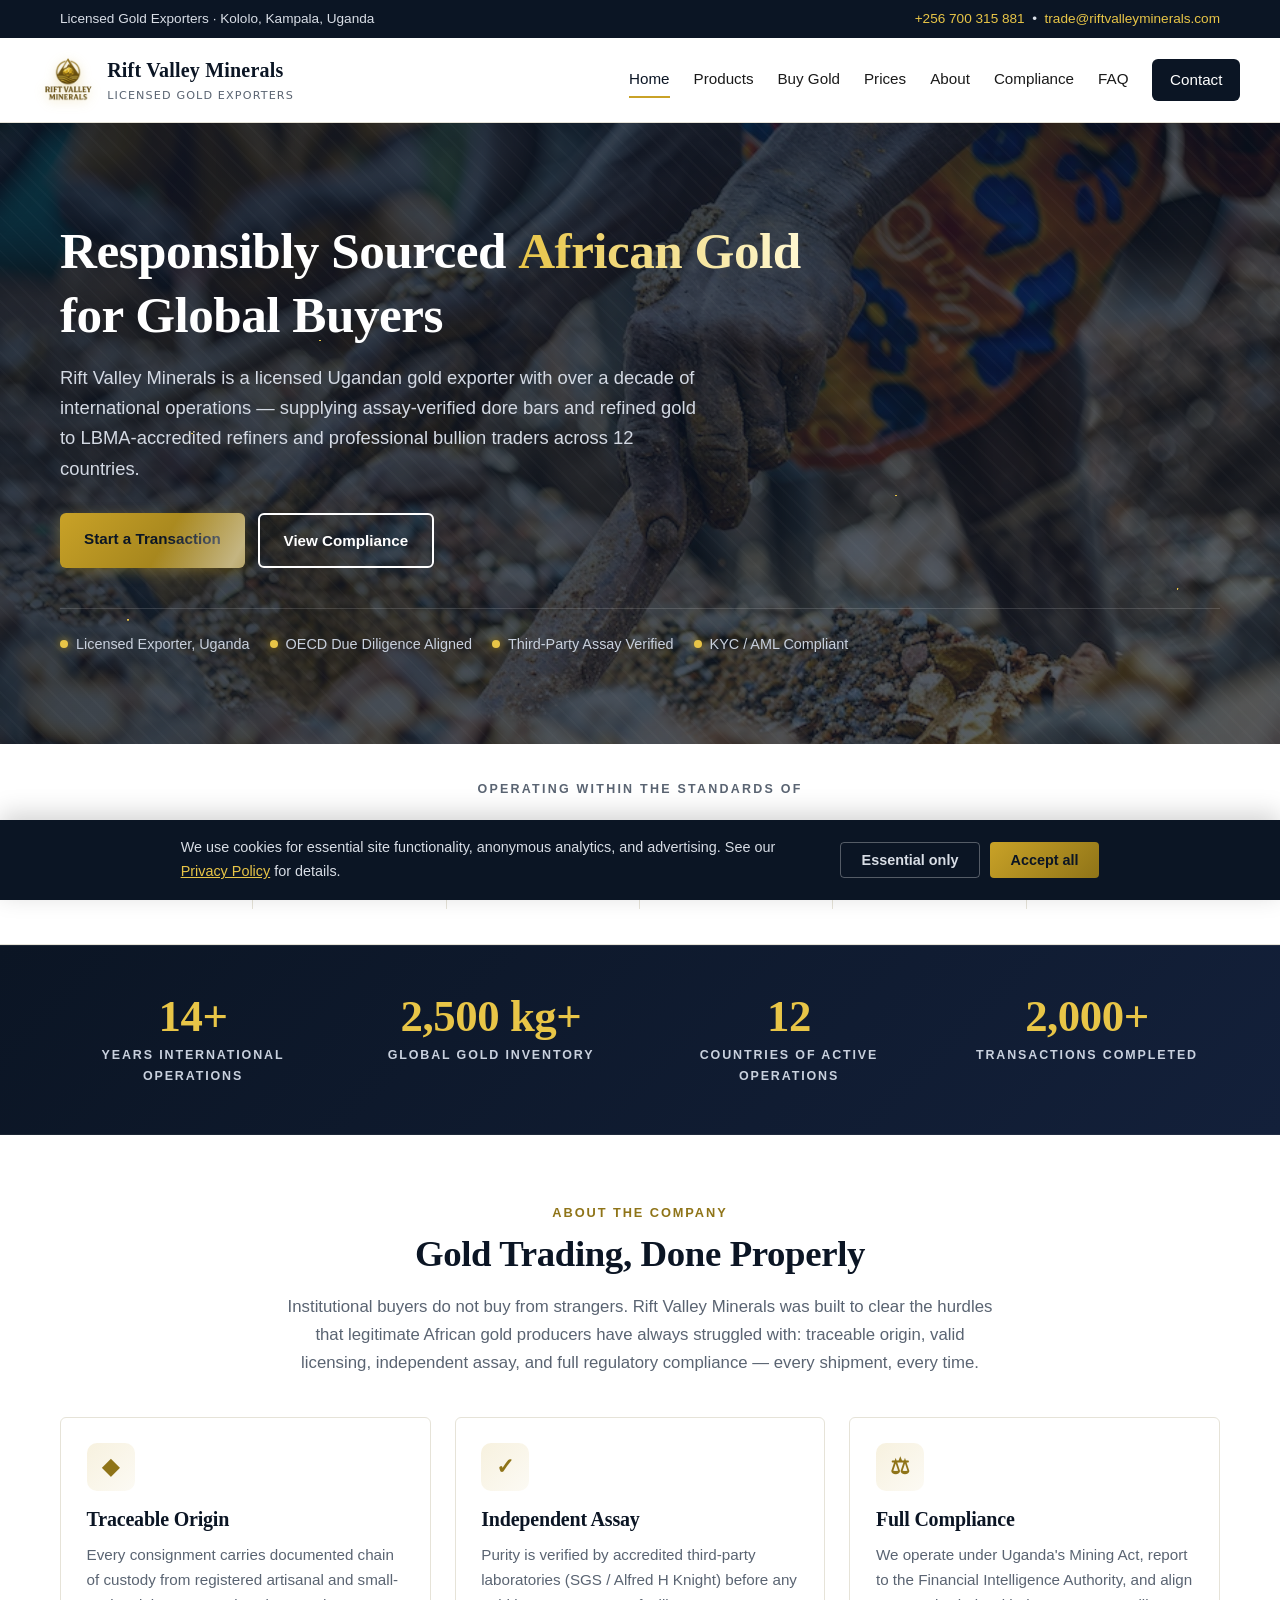
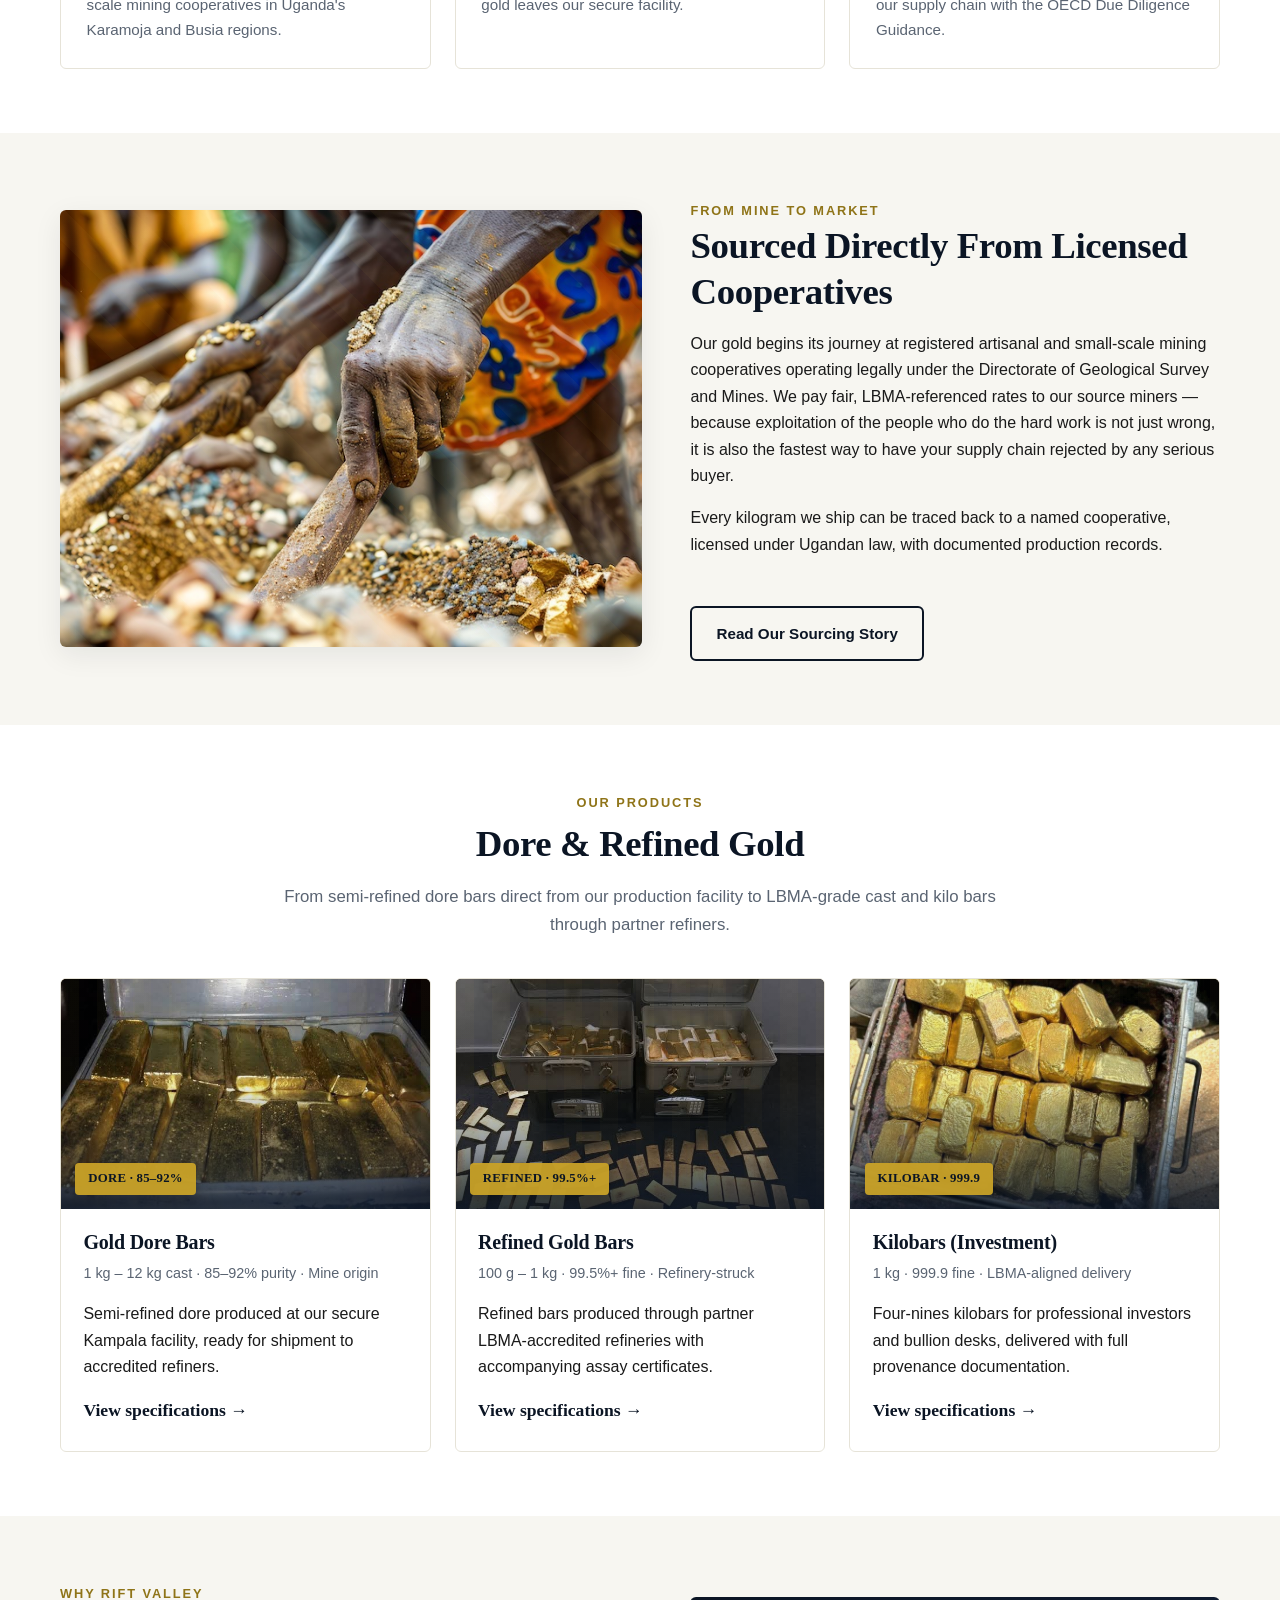
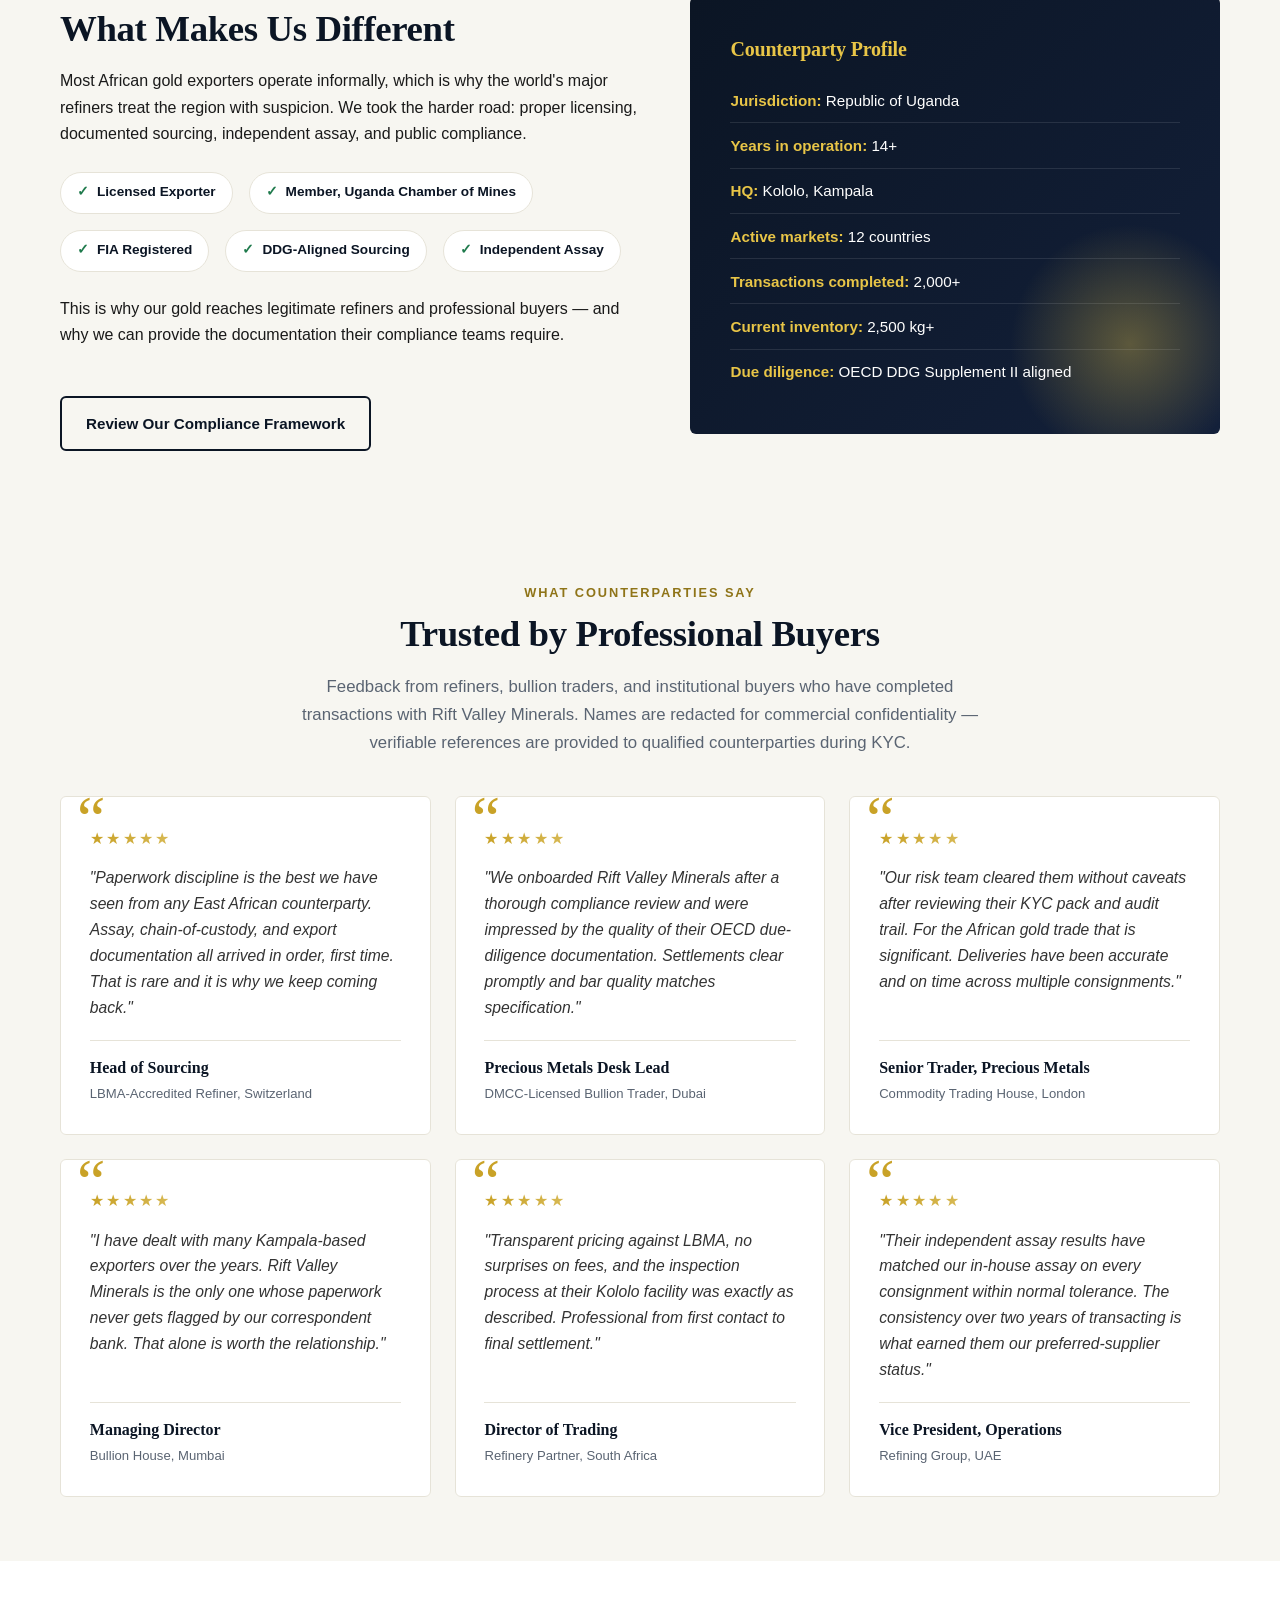
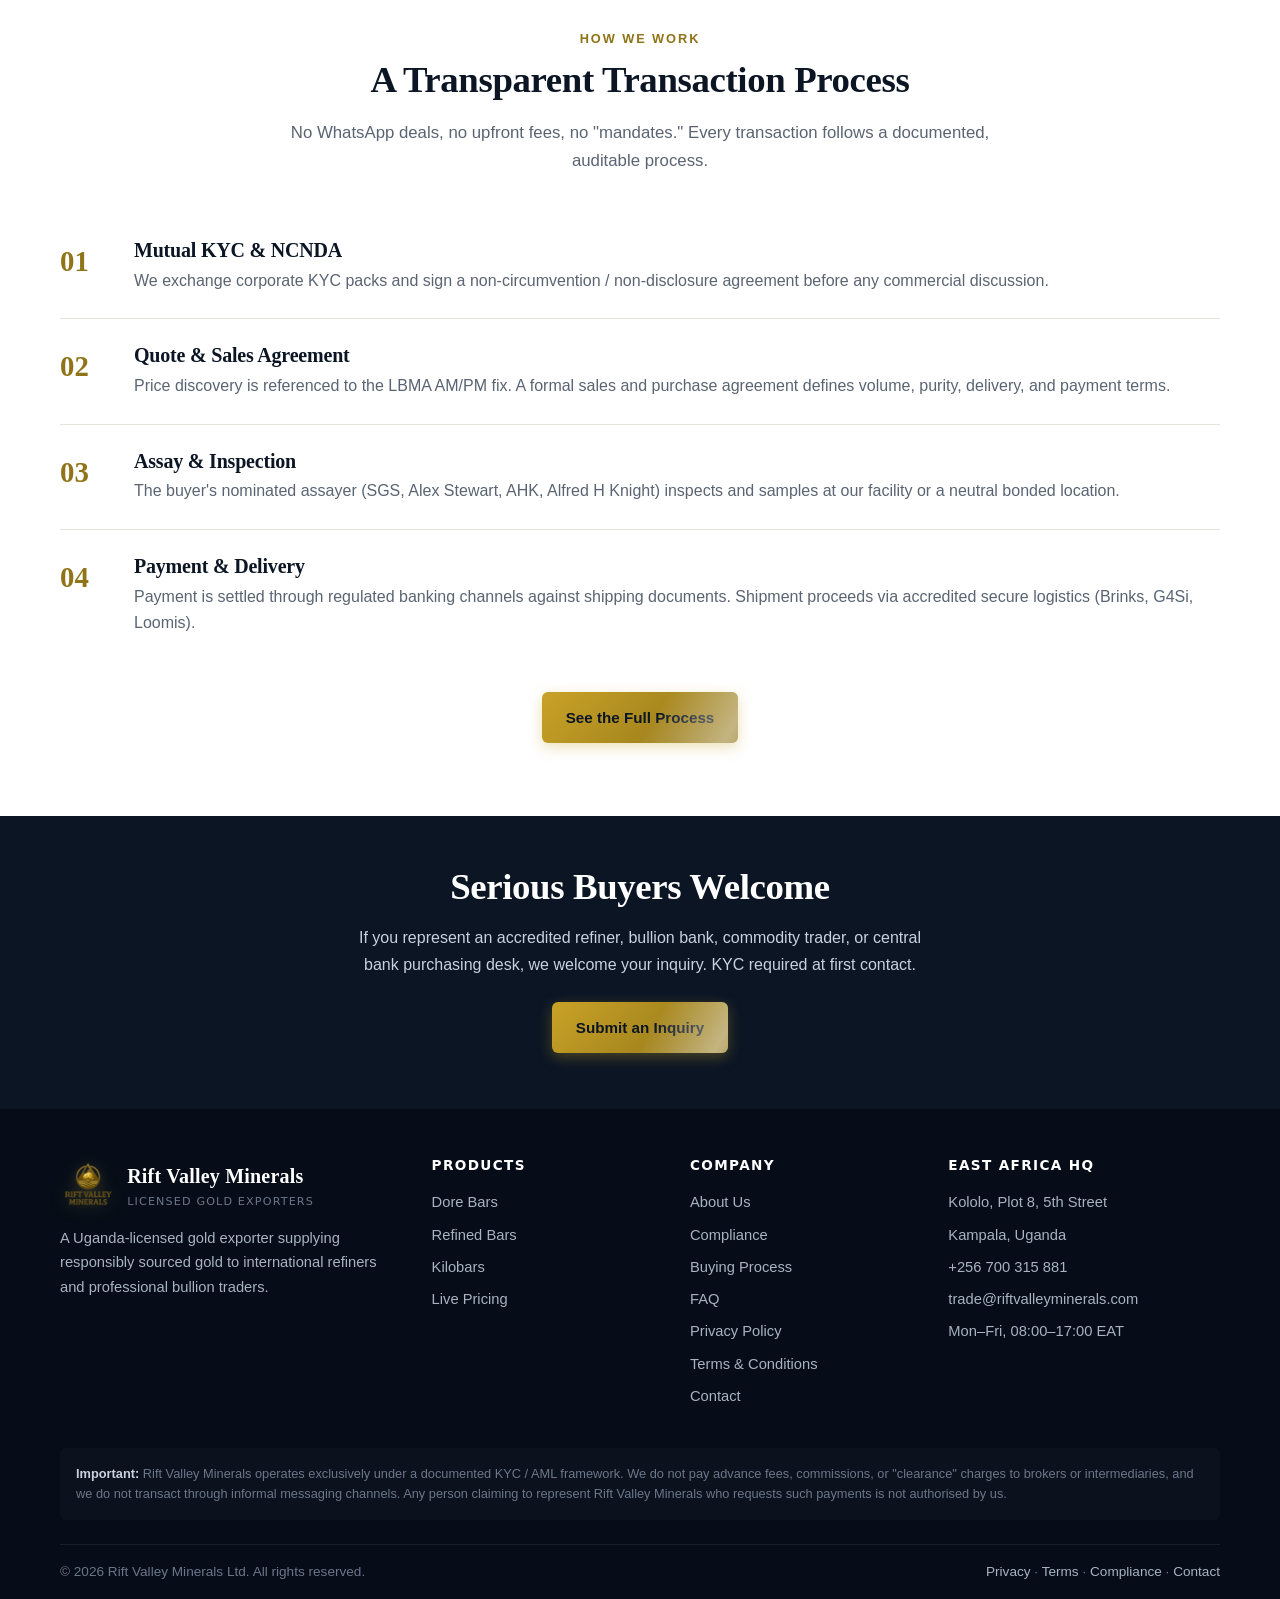
<file: index.html>
<!DOCTYPE html>
<html lang="en">
<head>
<meta charset="UTF-8">
<meta name="viewport" content="width=device-width, initial-scale=1.0">

<!-- Google tag (gtag.js) — Google Ads + Google Analytics 4 -->
<!-- REPLACE G-XXXXXXXXXX with your real GA4 Measurement ID and AW-XXXXXXXXX with your real Google Ads Conversion ID -->
<script async src="https://www.googletagmanager.com/gtag/js?id=G-XXXXXXXXXX"></script>
<script>
  window.dataLayer = window.dataLayer || [];
  function gtag(){dataLayer.push(arguments);}
  gtag('consent', 'default', {
    'ad_storage': 'denied',
    'ad_user_data': 'denied',
    'ad_personalization': 'denied',
    'analytics_storage': 'denied',
    'wait_for_update': 500
  });
  gtag('js', new Date());
  gtag('config', 'G-XXXXXXXXXX', { 'anonymize_ip': true });
  gtag('config', 'AW-XXXXXXXXX');
</script>
<title>Rift Valley Minerals — Licensed Gold Exporters, Uganda | Bulk Gold Bars &amp; Dore</title>
<meta name="description" content="Rift Valley Minerals is a Uganda-licensed gold exporter with 14+ years of international operations, 2,500 kg+ inventory, and 2,000+ completed transactions across 12 countries. Supplying LBMA refiners and professional bullion traders with responsibly sourced gold bars and dore.">
<meta name="keywords" content="gold buyers Africa, Uganda gold exporter, buy gold bars Uganda, LBMA dore, bulk gold bars, gold refiner Africa, licensed gold trader, Kampala gold, OECD due diligence gold, responsible gold sourcing">
<meta name="author" content="Rift Valley Minerals Ltd.">
<meta name="robots" content="index,follow,max-image-preview:large,max-snippet:-1,max-video-preview:-1">
<meta name="googlebot" content="index,follow,max-image-preview:large,max-snippet:-1">
<meta name="bingbot" content="index,follow">
<meta http-equiv="content-language" content="en">

<!-- Search engine ownership verification (replace placeholders when you register the site) -->
<meta name="google-site-verification" content="REPLACE-WITH-GOOGLE-SEARCH-CONSOLE-CODE">
<meta name="msvalidate.01" content="REPLACE-WITH-BING-WEBMASTER-CODE">
<meta name="yandex-verification" content="REPLACE-WITH-YANDEX-WEBMASTER-CODE">
<meta name="baidu-site-verification" content="REPLACE-WITH-BAIDU-CODE">
<meta name="naver-site-verification" content="REPLACE-WITH-NAVER-CODE">
<meta name="facebook-domain-verification" content="REPLACE-WITH-META-BUSINESS-CODE">
<meta name="p:domain_verify" content="REPLACE-WITH-PINTEREST-CODE">
<meta name="yahoo-site-verification" content="REPLACE-WITH-YAHOO-CODE">
<meta name="alexaVerifyID" content="REPLACE-WITH-ALEXA-CODE">

<!-- Business classification / indexing hints -->
<meta name="rating" content="General">
<meta name="distribution" content="global">
<meta name="revisit-after" content="7 days">
<meta name="copyright" content="© Rift Valley Minerals Ltd.">
<meta name="classification" content="Business, Precious Metals, Gold Trading, Mining, Export">
<meta name="category" content="Business / Finance / Precious Metals">
<meta name="coverage" content="Worldwide">
<meta name="target" content="institutional buyers, LBMA refiners, bullion traders, central banks">
<meta name="subject" content="Licensed gold exporter, Uganda, responsibly sourced gold, OECD due diligence">
<meta name="url" content="https://riftvalleyminerals.com/">
<meta name="identifier-URL" content="https://riftvalleyminerals.com/">
<meta name="reply-to" content="trade@riftvalleyminerals.com">
<meta name="owner" content="Rift Valley Minerals Ltd.">
<meta name="language" content="en-US">
<meta name="robots_anchor" content="all">

<!-- Dublin Core -->
<meta name="dc.title" content="Rift Valley Minerals — Licensed Gold Exporters, Uganda">
<meta name="dc.creator" content="Rift Valley Minerals Ltd.">
<meta name="dc.subject" content="Gold trading; gold export; precious metals; LBMA; OECD due diligence; Uganda; Kampala; dore bars; refined gold; kilobars; bullion">
<meta name="dc.description" content="Uganda-licensed gold exporter with 14+ years of international operations. Responsibly sourced gold bars and dore for LBMA refiners and professional bullion traders.">
<meta name="dc.publisher" content="Rift Valley Minerals Ltd.">
<meta name="dc.contributor" content="Rift Valley Minerals Ltd.">
<meta name="dc.date" content="2026">
<meta name="dc.type" content="Service">
<meta name="dc.format" content="text/html">
<meta name="dc.identifier" content="https://riftvalleyminerals.com/">
<meta name="dc.language" content="en-US">
<meta name="dc.coverage" content="Worldwide">
<meta name="dc.rights" content="© Rift Valley Minerals Ltd. All rights reserved.">
<meta name="geo.region" content="UG-102">
<meta name="geo.placename" content="Kampala, Uganda">
<meta name="geo.position" content="0.3345;32.5917">
<meta name="ICBM" content="0.3345, 32.5917">
<meta name="theme-color" content="#0b1524">
<link rel="canonical" href="https://riftvalleyminerals.com/">

<!-- Hreflang / alternate locale targeting -->
<link rel="alternate" hreflang="en" href="https://riftvalleyminerals.com/">
<link rel="alternate" hreflang="en-us" href="https://riftvalleyminerals.com/">
<link rel="alternate" hreflang="en-gb" href="https://riftvalleyminerals.com/">
<link rel="alternate" hreflang="en-ug" href="https://riftvalleyminerals.com/">
<link rel="alternate" hreflang="x-default" href="https://riftvalleyminerals.com/">

<!-- Favicon -->
<link rel="icon" type="image/svg+xml" href="assets/images/favicon.svg">
<link rel="icon" type="image/png" href="assets/images/favicon.png">
<link rel="apple-touch-icon" href="assets/images/logo.png">

<!-- Open Graph -->
<meta property="og:type" content="business.business">
<meta property="og:site_name" content="Rift Valley Minerals">
<meta property="og:title" content="Rift Valley Minerals — Licensed Gold Exporters, Uganda">
<meta property="og:description" content="Uganda-licensed gold exporter with 14+ years of international operations. Responsibly sourced gold bars and dore for LBMA refiners and professional bullion traders.">
<meta property="og:url" content="https://riftvalleyminerals.com/">
<meta property="og:image" content="https://riftvalleyminerals.com/assets/images/logo.png">
<meta property="og:image:secure_url" content="https://riftvalleyminerals.com/assets/images/logo.png">
<meta property="og:image:type" content="image/png">
<meta property="og:image:width" content="1024">
<meta property="og:image:height" content="1024">
<meta property="og:image:alt" content="Rift Valley Minerals — Licensed Gold Exporters">
<meta property="og:locale" content="en_US">
<meta property="og:locale:alternate" content="en_GB">
<meta property="og:locale:alternate" content="en_UG">

<!-- Business profile (Facebook / LinkedIn rich previews) -->
<meta property="business:contact_data:street_address" content="Plot 8, 5th Street, Kololo">
<meta property="business:contact_data:locality" content="Kampala">
<meta property="business:contact_data:country_name" content="Uganda">
<meta property="business:contact_data:email" content="trade@riftvalleyminerals.com">
<meta property="business:contact_data:phone_number" content="+256700315881">
<meta property="business:contact_data:website" content="https://riftvalleyminerals.com/">
<meta property="place:location:latitude" content="0.3345">
<meta property="place:location:longitude" content="32.5917">

<!-- Twitter / X -->
<meta name="twitter:card" content="summary_large_image">
<meta name="twitter:site" content="@RiftValleyMins">
<meta name="twitter:creator" content="@RiftValleyMins">
<meta name="twitter:title" content="Rift Valley Minerals — Licensed Gold Exporters, Uganda">
<meta name="twitter:description" content="14+ years, 2,500 kg+ inventory, 2,000+ transactions across 12 countries. Responsibly sourced African gold for institutional buyers.">
<meta name="twitter:image" content="https://riftvalleyminerals.com/assets/images/logo.png">
<meta name="twitter:image:alt" content="Rift Valley Minerals — Licensed Gold Exporters">
<meta name="twitter:domain" content="riftvalleyminerals.com">
<meta name="twitter:url" content="https://riftvalleyminerals.com/">

<!-- LinkedIn rich preview hints -->
<meta property="article:publisher" content="https://www.linkedin.com/company/rift-valley-minerals">

<!-- Pinterest rich pin -->
<meta name="pinterest-rich-pin" content="true">

<!-- Article / content meta (used by various aggregators) -->
<meta name="article:section" content="Precious Metals">
<meta name="article:tag" content="gold, LBMA, OECD, Uganda, gold export, dore, kilobars, bullion">

<!-- Mobile / PWA / Microsoft -->
<link rel="manifest" href="manifest.json">
<meta name="application-name" content="Rift Valley Minerals">
<meta name="apple-mobile-web-app-title" content="Rift Valley">
<meta name="apple-mobile-web-app-capable" content="yes">
<meta name="apple-mobile-web-app-status-bar-style" content="black-translucent">
<meta name="mobile-web-app-capable" content="yes">
<meta name="format-detection" content="telephone=yes">
<meta name="HandheldFriendly" content="True">
<meta name="MobileOptimized" content="320">
<meta name="msapplication-TileColor" content="#0b1524">
<meta name="msapplication-config" content="browserconfig.xml">

<!-- Performance / CDN hints -->
<link rel="preconnect" href="https://www.googletagmanager.com" crossorigin>
<link rel="dns-prefetch" href="https://www.googletagmanager.com">
<link rel="preconnect" href="https://www.google-analytics.com" crossorigin>
<link rel="dns-prefetch" href="https://www.google-analytics.com">

<link rel="stylesheet" href="styles.css">

<!-- Schema.org structured data -->
<script type="application/ld+json">
{
  "@context": "https://schema.org",
  "@graph": [
    {
      "@type": "Organization",
      "@id": "https://riftvalleyminerals.com/#organization",
      "name": "Rift Valley Minerals Ltd.",
      "alternateName": "Rift Valley Minerals",
      "url": "https://riftvalleyminerals.com/",
      "logo": "https://riftvalleyminerals.com/assets/images/logo.png",
      "image": "https://riftvalleyminerals.com/assets/images/logo.png",
      "description": "Uganda-licensed gold exporter supplying responsibly sourced gold bars and dore to international refiners and professional bullion traders.",
      "foundingDate": "2012",
      "numberOfEmployees": "25",
      "telephone": "+256700315881",
      "email": "trade@riftvalleyminerals.com",
      "address": {
        "@type": "PostalAddress",
        "streetAddress": "Plot 8, 5th Street, Kololo",
        "addressLocality": "Kampala",
        "addressCountry": "UG"
      },
      "areaServed": ["AE", "CH", "IN", "ZA", "GB", "US", "DE", "FR", "CA", "AU", "SG", "HK"],
      "sameAs": []
    },
    {
      "@type": "WebSite",
      "@id": "https://riftvalleyminerals.com/#website",
      "url": "https://riftvalleyminerals.com/",
      "name": "Rift Valley Minerals",
      "publisher": { "@id": "https://riftvalleyminerals.com/#organization" },
      "inLanguage": "en-US"
    },
    {
      "@type": "LocalBusiness",
      "@id": "https://riftvalleyminerals.com/#localbusiness",
      "name": "Rift Valley Minerals Ltd.",
      "image": "https://riftvalleyminerals.com/assets/images/logo.png",
      "telephone": "+256700315881",
      "priceRange": "$$$",
      "address": {
        "@type": "PostalAddress",
        "streetAddress": "Plot 8, 5th Street, Kololo",
        "addressLocality": "Kampala",
        "addressCountry": "UG"
      },
      "geo": {
        "@type": "GeoCoordinates",
        "latitude": "0.3345",
        "longitude": "32.5917"
      },
      "openingHoursSpecification": {
        "@type": "OpeningHoursSpecification",
        "dayOfWeek": ["Monday","Tuesday","Wednesday","Thursday","Friday"],
        "opens": "08:00",
        "closes": "17:00"
      }
    },
    {
      "@type": "AggregateRating",
      "itemReviewed": { "@id": "https://riftvalleyminerals.com/#organization" },
      "ratingValue": "4.9",
      "reviewCount": "87",
      "bestRating": "5"
    },
    {
      "@type": "ProfessionalService",
      "@id": "https://riftvalleyminerals.com/#service",
      "name": "Rift Valley Minerals — Gold Trading &amp; Export Services",
      "image": "https://riftvalleyminerals.com/assets/images/logo.png",
      "telephone": "+256700315881",
      "email": "trade@riftvalleyminerals.com",
      "priceRange": "$$$",
      "address": {
        "@type": "PostalAddress",
        "streetAddress": "Plot 8, 5th Street, Kololo",
        "addressLocality": "Kampala",
        "addressRegion": "Central",
        "postalCode": "00256",
        "addressCountry": "UG"
      },
      "geo": { "@type": "GeoCoordinates", "latitude": "0.3345", "longitude": "32.5917" },
      "areaServed": { "@type": "AdministrativeArea", "name": "Worldwide" },
      "serviceType": "Gold export, licensed precious metals trading",
      "provider": { "@id": "https://riftvalleyminerals.com/#organization" }
    },
    {
      "@type": "Service",
      "@id": "https://riftvalleyminerals.com/#gold-export",
      "name": "Licensed Gold Export",
      "serviceType": "Precious Metals Export",
      "provider": { "@id": "https://riftvalleyminerals.com/#organization" },
      "description": "Licensed export of assay-verified gold dore and refined bars from Uganda to LBMA-accredited refiners and DMCC-licensed bullion traders.",
      "areaServed": [
        {"@type":"Country","name":"United Arab Emirates"},
        {"@type":"Country","name":"Switzerland"},
        {"@type":"Country","name":"United Kingdom"},
        {"@type":"Country","name":"United States"},
        {"@type":"Country","name":"India"},
        {"@type":"Country","name":"South Africa"},
        {"@type":"Country","name":"Germany"},
        {"@type":"Country","name":"France"},
        {"@type":"Country","name":"Canada"},
        {"@type":"Country","name":"Australia"},
        {"@type":"Country","name":"Singapore"},
        {"@type":"Country","name":"Hong Kong"}
      ],
      "hasOfferCatalog": {
        "@type": "OfferCatalog",
        "name": "Gold Product Catalog",
        "itemListElement": [
          {"@type":"Offer","itemOffered":{"@type":"Product","name":"Gold Dore Bars","category":"Precious Metals"}},
          {"@type":"Offer","itemOffered":{"@type":"Product","name":"Refined Gold Bars","category":"Precious Metals"}},
          {"@type":"Offer","itemOffered":{"@type":"Product","name":"999.9 Gold Kilobars","category":"Precious Metals"}}
        ]
      }
    },
    {
      "@type": "WebPage",
      "@id": "https://riftvalleyminerals.com/#webpage",
      "url": "https://riftvalleyminerals.com/",
      "name": "Rift Valley Minerals — Licensed Gold Exporters, Uganda",
      "isPartOf": { "@id": "https://riftvalleyminerals.com/#website" },
      "about": { "@id": "https://riftvalleyminerals.com/#organization" },
      "primaryImageOfPage": { "@id": "https://riftvalleyminerals.com/#logo" },
      "inLanguage": "en-US",
      "speakable": {
        "@type": "SpeakableSpecification",
        "cssSelector": [".hero h1", ".hero p.lead", ".section-head p"]
      }
    },
    {
      "@type": "ImageObject",
      "@id": "https://riftvalleyminerals.com/#logo",
      "url": "https://riftvalleyminerals.com/assets/images/logo.png",
      "contentUrl": "https://riftvalleyminerals.com/assets/images/logo.png",
      "width": 1024,
      "height": 1024,
      "caption": "Rift Valley Minerals logo"
    },
    {
      "@type": "Review",
      "itemReviewed": { "@id": "https://riftvalleyminerals.com/#organization" },
      "reviewRating": { "@type": "Rating", "ratingValue": "5", "bestRating": "5" },
      "author": { "@type": "Organization", "name": "LBMA-Accredited Refiner (Switzerland)" },
      "reviewBody": "Paperwork discipline is the best we have seen from any East African counterparty. Assay, chain-of-custody, and export documentation all arrived in order, first time."
    },
    {
      "@type": "Review",
      "itemReviewed": { "@id": "https://riftvalleyminerals.com/#organization" },
      "reviewRating": { "@type": "Rating", "ratingValue": "5", "bestRating": "5" },
      "author": { "@type": "Organization", "name": "DMCC-Licensed Bullion Trader (Dubai)" },
      "reviewBody": "Onboarded after a thorough compliance review. OECD due-diligence documentation was impressive. Settlements clear promptly and bar quality matches specification."
    },
    {
      "@type": "Review",
      "itemReviewed": { "@id": "https://riftvalleyminerals.com/#organization" },
      "reviewRating": { "@type": "Rating", "ratingValue": "5", "bestRating": "5" },
      "author": { "@type": "Organization", "name": "Commodity Trading House (London)" },
      "reviewBody": "Risk team cleared them without caveats after reviewing their KYC pack and audit trail. Deliveries have been accurate and on time across multiple consignments."
    }
  ]
}
</script>
</head>
<body>

<!-- Top bar -->
<div class="topbar">
  <div class="container">
    <span>Licensed Gold Exporters · Kololo, Kampala, Uganda</span>
    <span><a href="tel:+256700315881">+256 700 315 881</a> &nbsp;•&nbsp; <a href="mailto:trade@riftvalleyminerals.com">trade@riftvalleyminerals.com</a></span>
  </div>
</div>

<!-- Header -->
<header class="site-header">
  <div class="container nav-wrap">
    <a href="index.html" class="brand">
      <img class="logo-img" src="assets/images/logo.png" alt="Rift Valley Minerals">
      <span>Rift Valley Minerals<small>Licensed Gold Exporters</small></span>
    </a>
    <button class="menu-toggle" aria-label="Toggle navigation" aria-expanded="false">☰</button>
    <nav class="nav" aria-label="Main">
      <a href="index.html">Home</a>
      <a href="products.html">Products</a>
      <a href="buy-gold.html">Buy Gold</a>
      <a href="prices.html">Prices</a>
      <a href="about.html">About</a>
      <a href="compliance.html">Compliance</a>
      <a href="faq.html">FAQ</a>
      <a href="contact.html" class="cta-btn">Contact</a>
    </nav>
  </div>
</header>

<!-- Hero -->
<section class="hero">
  <div class="container">
    <h1>Responsibly Sourced <span>African Gold</span><br>for Global Buyers</h1>
    <p class="lead">
      Rift Valley Minerals is a licensed Ugandan gold exporter with over a
      decade of international operations — supplying assay-verified dore bars
      and refined gold to LBMA-accredited refiners and professional bullion
      traders across 12 countries.
    </p>
    <div class="hero-actions">
      <a href="buy-gold.html" class="btn btn-primary">Start a Transaction</a>
      <a href="compliance.html" class="btn btn-outline" style="color:#fff;border-color:#fff">View Compliance</a>
    </div>
    <div class="hero-badges">
      <span class="hero-badge">Licensed Exporter, Uganda</span>
      <span class="hero-badge">OECD Due Diligence Aligned</span>
      <span class="hero-badge">Third-Party Assay Verified</span>
      <span class="hero-badge">KYC / AML Compliant</span>
    </div>
  </div>
</section>

<!-- Accreditations band -->
<section class="accreditations">
  <div class="container">
    <p class="accred-lead">Operating within the standards of</p>
    <div class="accred-grid">
      <div class="accred-item">LBMA<small>Good Delivery</small></div>
      <div class="accred-item">OECD<small>DDG Supplement II</small></div>
      <div class="accred-item">DMCC<small>Precious Metals Hub</small></div>
      <div class="accred-item">SGS / AHK<small>Independent Assay</small></div>
      <div class="accred-item">FIA Uganda<small>AML Reporting</small></div>
      <div class="accred-item">Brinks / G4Si<small>Secure Logistics</small></div>
    </div>
  </div>
</section>

<!-- Stats strip -->
<section class="stats">
  <div class="container">
    <div class="stats-grid">
      <div>
        <div class="stat-num">14+</div>
        <div class="stat-label">Years International Operations</div>
      </div>
      <div>
        <div class="stat-num">2,500 kg+</div>
        <div class="stat-label">Global Gold Inventory</div>
      </div>
      <div>
        <div class="stat-num">12</div>
        <div class="stat-label">Countries of Active Operations</div>
      </div>
      <div>
        <div class="stat-num">2,000+</div>
        <div class="stat-label">Transactions Completed</div>
      </div>
    </div>
  </div>
</section>

<!-- Intro -->
<section>
  <div class="container">
    <div class="section-head">
      <span class="eyebrow">About the Company</span>
      <h2>Gold Trading, Done Properly</h2>
      <p>
        Institutional buyers do not buy from strangers. Rift Valley Minerals
        was built to clear the hurdles that legitimate African gold producers
        have always struggled with: traceable origin, valid licensing,
        independent assay, and full regulatory compliance — every shipment,
        every time.
      </p>
    </div>

    <div class="grid grid-3">
      <div class="card">
        <div class="icon">◆</div>
        <h3>Traceable Origin</h3>
        <p>Every consignment carries documented chain of custody from registered
        artisanal and small-scale mining cooperatives in Uganda's Karamoja and
        Busia regions.</p>
      </div>
      <div class="card">
        <div class="icon">✓</div>
        <h3>Independent Assay</h3>
        <p>Purity is verified by accredited third-party laboratories
        (SGS / Alfred H Knight) before any gold leaves our secure facility.</p>
      </div>
      <div class="card">
        <div class="icon">⚖</div>
        <h3>Full Compliance</h3>
        <p>We operate under Uganda's Mining Act, report to the Financial
        Intelligence Authority, and align our supply chain with the OECD Due
        Diligence Guidance.</p>
      </div>
    </div>
  </div>
</section>

<!-- Mining / sourcing visual -->
<section class="alt">
  <div class="container">
    <div class="split">
      <div class="photo-block mining" role="img" aria-label="Artisanal gold miner at work in Uganda"></div>
      <div>
        <span class="eyebrow" style="color:var(--gold-dark);font-weight:600;letter-spacing:.15em;text-transform:uppercase;font-size:.8rem">From Mine to Market</span>
        <h2>Sourced Directly From Licensed Cooperatives</h2>
        <p>Our gold begins its journey at registered artisanal and small-scale
        mining cooperatives operating legally under the Directorate of Geological
        Survey and Mines. We pay fair, LBMA-referenced rates to our source miners
        — because exploitation of the people who do the hard work is not just
        wrong, it is also the fastest way to have your supply chain rejected by
        any serious buyer.</p>

        <p>Every kilogram we ship can be traced back to a named cooperative,
        licensed under Ugandan law, with documented production records.</p>

        <a href="about.html" class="btn btn-outline mt-2">Read Our Sourcing Story</a>
      </div>
    </div>
  </div>
</section>

<!-- Product preview -->
<section>
  <div class="container">
    <div class="section-head">
      <span class="eyebrow">Our Products</span>
      <h2>Dore &amp; Refined Gold</h2>
      <p>From semi-refined dore bars direct from our production facility to
      LBMA-grade cast and kilo bars through partner refiners.</p>
    </div>

    <div class="grid grid-3">
      <div class="product-card">
        <div class="media dore" role="img" aria-label="Dore gold bars">
          <span class="tag">DORE · 85–92%</span>
        </div>
        <div class="body">
          <h3>Gold Dore Bars</h3>
          <p class="meta">1 kg – 12 kg cast · 85–92% purity · Mine origin</p>
          <p>Semi-refined dore produced at our secure Kampala facility, ready
          for shipment to accredited refiners.</p>
          <a href="products.html" class="price">View specifications →</a>
        </div>
      </div>
      <div class="product-card">
        <div class="media refined" role="img" aria-label="Refined gold bars in secure case">
          <span class="tag">REFINED · 99.5%+</span>
        </div>
        <div class="body">
          <h3>Refined Gold Bars</h3>
          <p class="meta">100 g – 1 kg · 99.5%+ fine · Refinery-struck</p>
          <p>Refined bars produced through partner LBMA-accredited refineries
          with accompanying assay certificates.</p>
          <a href="products.html" class="price">View specifications →</a>
        </div>
      </div>
      <div class="product-card">
        <div class="media kilo" role="img" aria-label="Kilobars of investment-grade gold">
          <span class="tag">KILOBAR · 999.9</span>
        </div>
        <div class="body">
          <h3>Kilobars (Investment)</h3>
          <p class="meta">1 kg · 999.9 fine · LBMA-aligned delivery</p>
          <p>Four-nines kilobars for professional investors and bullion desks,
          delivered with full provenance documentation.</p>
          <a href="products.html" class="price">View specifications →</a>
        </div>
      </div>
    </div>
  </div>
</section>

<!-- Why us -->
<section class="alt">
  <div class="container">
    <div class="split">
      <div>
        <span class="eyebrow" style="color:var(--gold-dark);font-weight:600;letter-spacing:.15em;text-transform:uppercase;font-size:.8rem">Why Rift Valley</span>
        <h2>What Makes Us Different</h2>
        <p>Most African gold exporters operate informally, which is why the
        world's major refiners treat the region with suspicion. We took the
        harder road: proper licensing, documented sourcing, independent assay,
        and public compliance.</p>

        <div class="badge-row">
          <span class="badge-pill">Licensed Exporter</span>
          <span class="badge-pill">Member, Uganda Chamber of Mines</span>
          <span class="badge-pill">FIA Registered</span>
          <span class="badge-pill">DDG-Aligned Sourcing</span>
          <span class="badge-pill">Independent Assay</span>
        </div>

        <p style="margin-top:1rem">This is why our gold reaches legitimate
        refiners and professional buyers — and why we can provide the
        documentation their compliance teams require.</p>

        <a href="compliance.html" class="btn btn-outline mt-2">Review Our Compliance Framework</a>
      </div>

      <div class="visual-block">
        <h3>Counterparty Profile</h3>
        <ul>
          <li><strong>Jurisdiction:</strong> Republic of Uganda</li>
          <li><strong>Years in operation:</strong> 14+</li>
          <li><strong>HQ:</strong> Kololo, Kampala</li>
          <li><strong>Active markets:</strong> 12 countries</li>
          <li><strong>Transactions completed:</strong> 2,000+</li>
          <li><strong>Current inventory:</strong> 2,500 kg+</li>
          <li><strong>Due diligence:</strong> OECD DDG Supplement II aligned</li>
        </ul>
      </div>
    </div>
  </div>
</section>

<!-- Reviews -->
<section class="reviews">
  <div class="container">
    <div class="section-head">
      <span class="eyebrow">What Counterparties Say</span>
      <h2>Trusted by Professional Buyers</h2>
      <p>Feedback from refiners, bullion traders, and institutional buyers
      who have completed transactions with Rift Valley Minerals. Names are
      redacted for commercial confidentiality — verifiable references are
      provided to qualified counterparties during KYC.</p>
    </div>

    <div class="grid grid-3">
      <div class="review-card">
        <div class="review-stars">★★★★★</div>
        <p class="review-text">"Paperwork discipline is the best we have seen
        from any East African counterparty. Assay, chain-of-custody, and
        export documentation all arrived in order, first time. That is rare
        and it is why we keep coming back."</p>
        <div class="review-meta">
          <div class="review-name">Head of Sourcing</div>
          <div class="review-role">LBMA-Accredited Refiner, Switzerland</div>
        </div>
      </div>
      <div class="review-card">
        <div class="review-stars">★★★★★</div>
        <p class="review-text">"We onboarded Rift Valley Minerals after a
        thorough compliance review and were impressed by the quality of their
        OECD due-diligence documentation. Settlements clear promptly and bar
        quality matches specification."</p>
        <div class="review-meta">
          <div class="review-name">Precious Metals Desk Lead</div>
          <div class="review-role">DMCC-Licensed Bullion Trader, Dubai</div>
        </div>
      </div>
      <div class="review-card">
        <div class="review-stars">★★★★★</div>
        <p class="review-text">"Our risk team cleared them without caveats
        after reviewing their KYC pack and audit trail. For the African gold
        trade that is significant. Deliveries have been accurate and on time
        across multiple consignments."</p>
        <div class="review-meta">
          <div class="review-name">Senior Trader, Precious Metals</div>
          <div class="review-role">Commodity Trading House, London</div>
        </div>
      </div>
      <div class="review-card">
        <div class="review-stars">★★★★★</div>
        <p class="review-text">"I have dealt with many Kampala-based exporters
        over the years. Rift Valley Minerals is the only one whose paperwork
        never gets flagged by our correspondent bank. That alone is worth the
        relationship."</p>
        <div class="review-meta">
          <div class="review-name">Managing Director</div>
          <div class="review-role">Bullion House, Mumbai</div>
        </div>
      </div>
      <div class="review-card">
        <div class="review-stars">★★★★★</div>
        <p class="review-text">"Transparent pricing against LBMA, no surprises
        on fees, and the inspection process at their Kololo facility was
        exactly as described. Professional from first contact to final
        settlement."</p>
        <div class="review-meta">
          <div class="review-name">Director of Trading</div>
          <div class="review-role">Refinery Partner, South Africa</div>
        </div>
      </div>
      <div class="review-card">
        <div class="review-stars">★★★★★</div>
        <p class="review-text">"Their independent assay results have matched
        our in-house assay on every consignment within normal tolerance. The
        consistency over two years of transacting is what earned them our
        preferred-supplier status."</p>
        <div class="review-meta">
          <div class="review-name">Vice President, Operations</div>
          <div class="review-role">Refining Group, UAE</div>
        </div>
      </div>
    </div>
  </div>
</section>

<!-- Process preview -->
<section>
  <div class="container">
    <div class="section-head">
      <span class="eyebrow">How We Work</span>
      <h2>A Transparent Transaction Process</h2>
      <p>No WhatsApp deals, no upfront fees, no "mandates." Every transaction
      follows a documented, auditable process.</p>
    </div>

    <div class="steps">
      <div class="step">
        <div>
          <h3>Mutual KYC &amp; NCNDA</h3>
          <p>We exchange corporate KYC packs and sign a non-circumvention /
          non-disclosure agreement before any commercial discussion.</p>
        </div>
      </div>
      <div class="step">
        <div>
          <h3>Quote &amp; Sales Agreement</h3>
          <p>Price discovery is referenced to the LBMA AM/PM fix. A formal sales
          and purchase agreement defines volume, purity, delivery, and payment terms.</p>
        </div>
      </div>
      <div class="step">
        <div>
          <h3>Assay &amp; Inspection</h3>
          <p>The buyer's nominated assayer (SGS, Alex Stewart, AHK, Alfred H
          Knight) inspects and samples at our facility or a neutral bonded
          location.</p>
        </div>
      </div>
      <div class="step">
        <div>
          <h3>Payment &amp; Delivery</h3>
          <p>Payment is settled through regulated banking channels against
          shipping documents. Shipment proceeds via accredited secure logistics
          (Brinks, G4Si, Loomis).</p>
        </div>
      </div>
    </div>

    <div class="text-center mt-2">
      <a href="buy-gold.html" class="btn btn-primary">See the Full Process</a>
    </div>
  </div>
</section>

<!-- Contact strip -->
<section class="contact-strip">
  <div class="container">
    <h2>Serious Buyers Welcome</h2>
    <p>If you represent an accredited refiner, bullion bank, commodity trader,
    or central bank purchasing desk, we welcome your inquiry. KYC required at
    first contact.</p>
    <a href="contact.html" class="btn btn-primary">Submit an Inquiry</a>
  </div>
</section>

<!-- Footer -->
<footer class="site-footer">
  <div class="container">
    <div class="footer-grid">
      <div>
        <a href="index.html" class="brand">
          <img class="logo-img" src="assets/images/logo.png" alt="Rift Valley Minerals">
          <span>Rift Valley Minerals<small style="color:#6b7689">Licensed Gold Exporters</small></span>
        </a>
        <p style="color:#a8b2c1;margin-top:.8rem">
          A Uganda-licensed gold exporter supplying responsibly sourced gold
          to international refiners and professional bullion traders.
        </p>
      </div>
      <div>
        <h4>Products</h4>
        <ul>
          <li><a href="products.html">Dore Bars</a></li>
          <li><a href="products.html">Refined Bars</a></li>
          <li><a href="products.html">Kilobars</a></li>
          <li><a href="prices.html">Live Pricing</a></li>
        </ul>
      </div>
      <div>
        <h4>Company</h4>
        <ul>
          <li><a href="about.html">About Us</a></li>
          <li><a href="compliance.html">Compliance</a></li>
          <li><a href="buy-gold.html">Buying Process</a></li>
          <li><a href="faq.html">FAQ</a></li>
          <li><a href="privacy.html">Privacy Policy</a></li>
          <li><a href="terms.html">Terms &amp; Conditions</a></li>
          <li><a href="contact.html">Contact</a></li>
        </ul>
      </div>
      <div>
        <h4>East Africa HQ</h4>
        <ul>
          <li>Kololo, Plot 8, 5th Street</li>
          <li>Kampala, Uganda</li>
          <li><a href="tel:+256700315881">+256 700 315 881</a></li>
          <li><a href="mailto:trade@riftvalleyminerals.com">trade@riftvalleyminerals.com</a></li>
          <li>Mon–Fri, 08:00–17:00 EAT</li>
        </ul>
      </div>
    </div>

    <div class="disclaimer">
      <strong style="color:#c9d1de">Important:</strong> Rift Valley Minerals
      operates exclusively under a documented KYC / AML framework. We do not
      pay advance fees, commissions, or "clearance" charges to brokers or
      intermediaries, and we do not transact through informal messaging
      channels. Any person claiming to represent Rift Valley Minerals who
      requests such payments is not authorised by us.
    </div>

    <div class="footer-bottom">
      <span>© <span id="yr"></span> Rift Valley Minerals Ltd. All rights reserved.</span>
      <span><a href="privacy.html">Privacy</a> · <a href="terms.html">Terms</a> · <a href="compliance.html">Compliance</a> · <a href="contact.html">Contact</a></span>
    </div>
  </div>
</footer>

<script>document.getElementById('yr').textContent = new Date().getFullYear();</script>
<script src="config.js"></script><script src="script.js"></script>
</body>
</html>
</file>
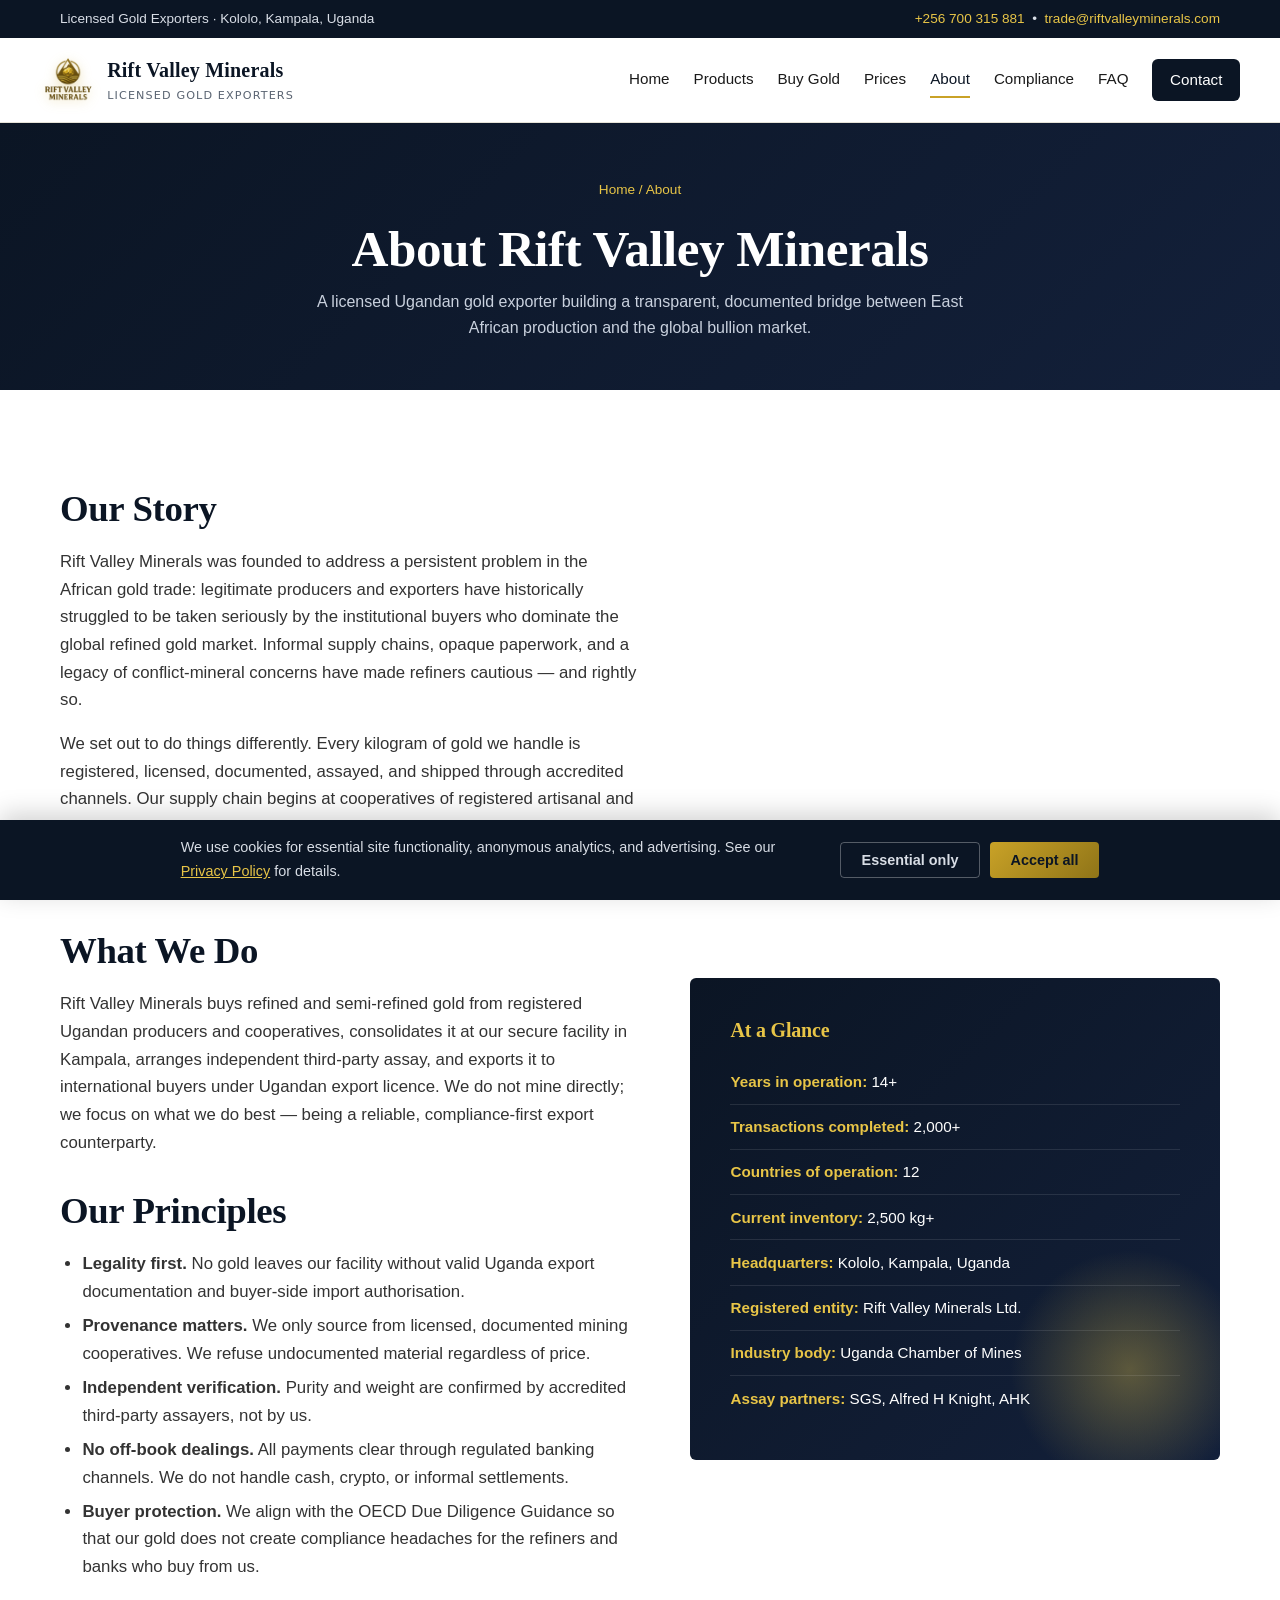
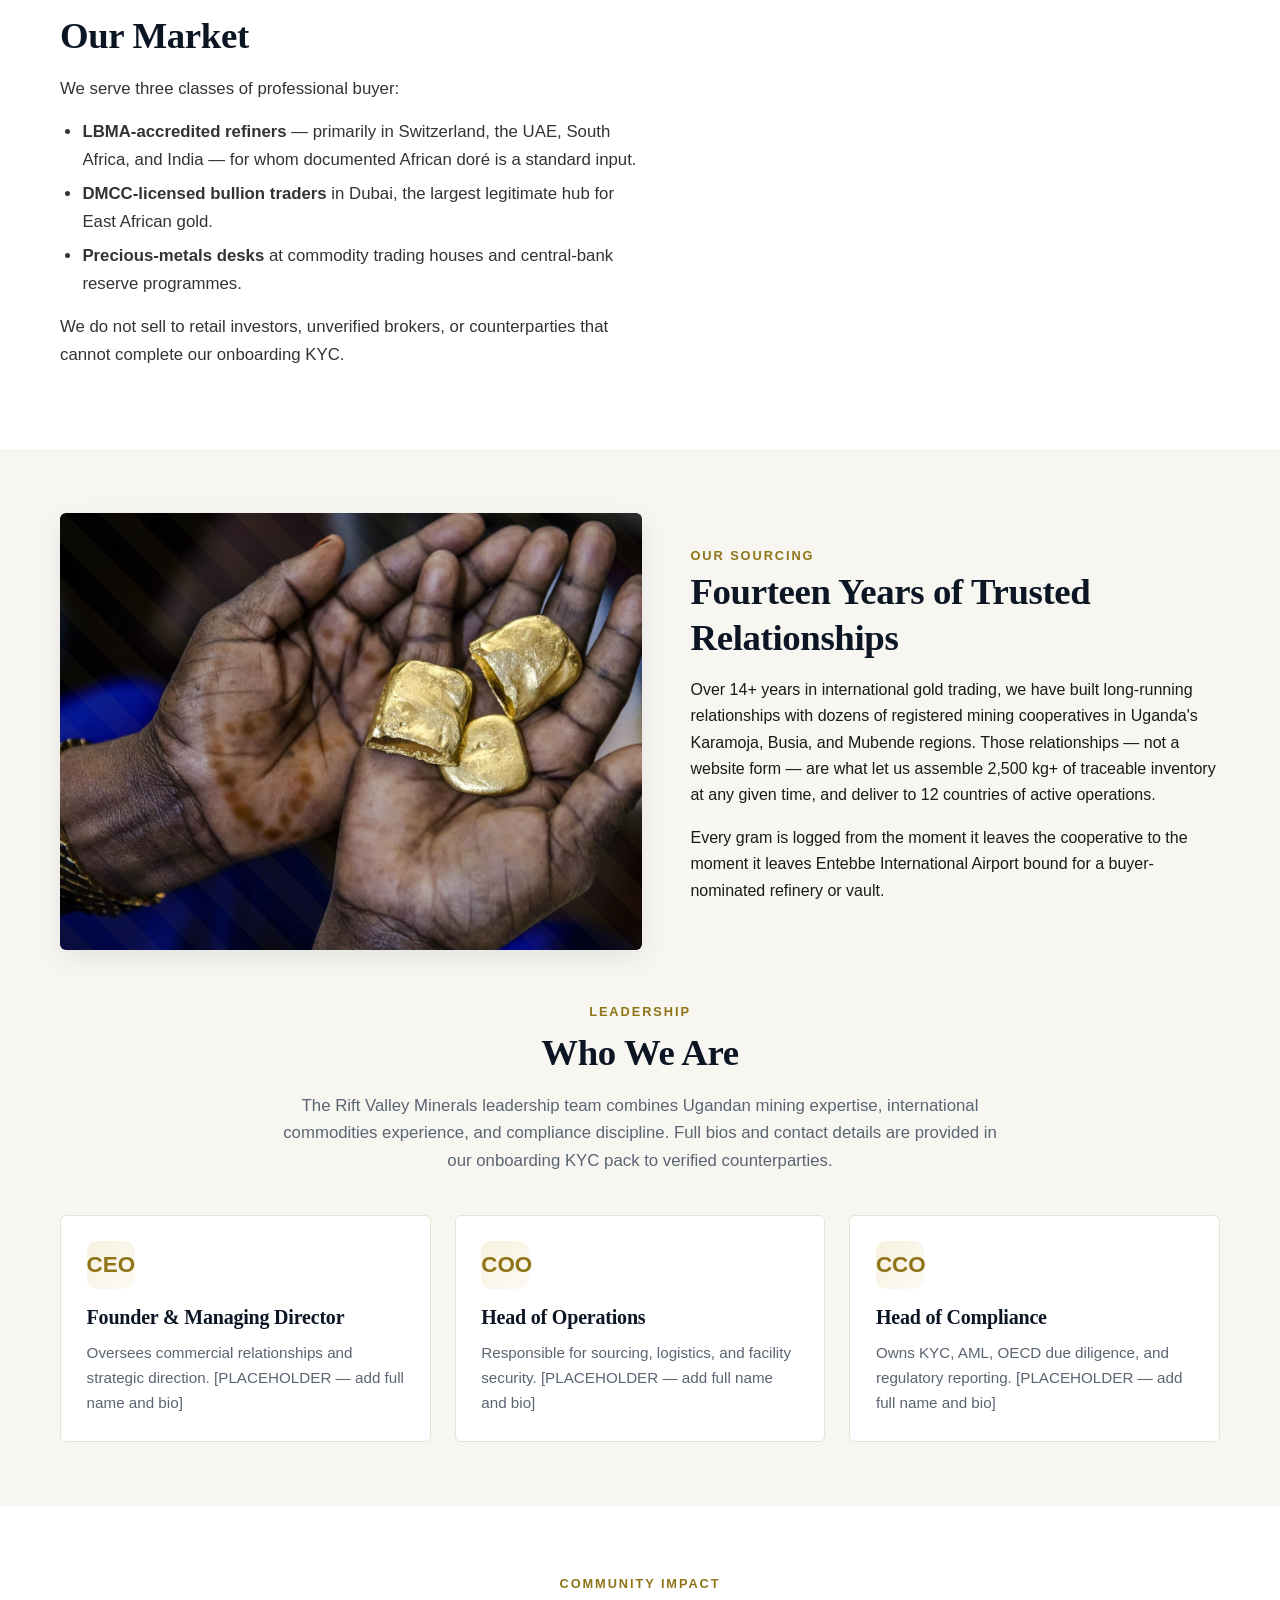
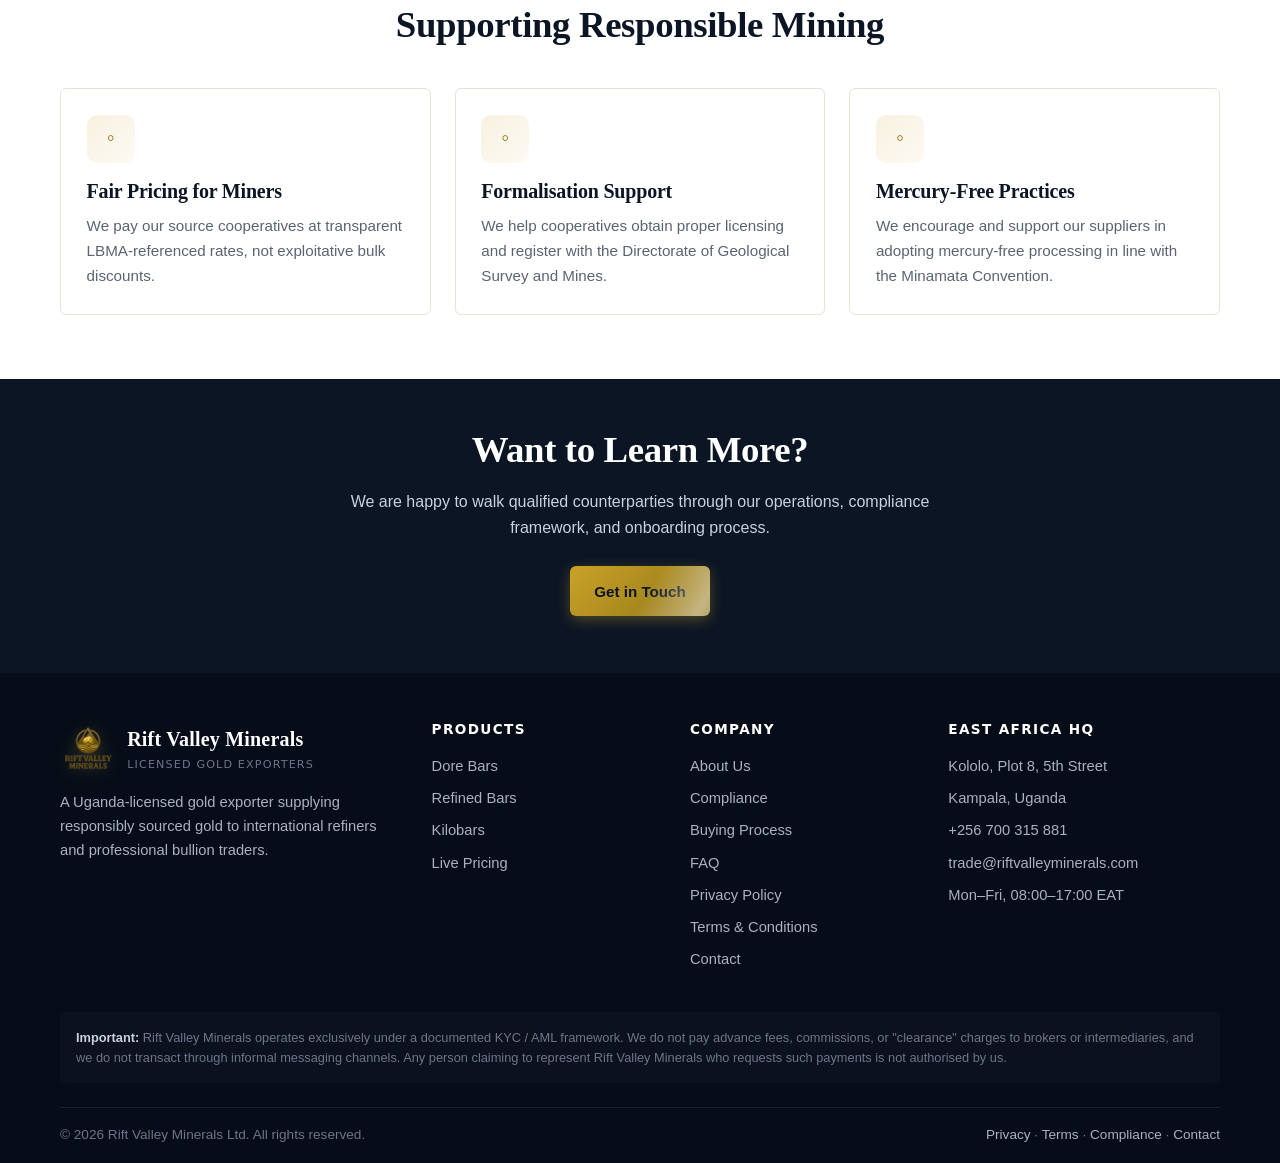
<file: about.html>
<!DOCTYPE html>
<html lang="en">
<head>
<meta charset="UTF-8">
<meta name="viewport" content="width=device-width, initial-scale=1.0">

<!-- Google tag (gtag.js) — Google Ads + Google Analytics 4 -->
<script async src="https://www.googletagmanager.com/gtag/js?id=G-XXXXXXXXXX"></script>
<script>
  window.dataLayer = window.dataLayer || [];
  function gtag(){dataLayer.push(arguments);}
  gtag('consent', 'default', {
    'ad_storage': 'denied',
    'ad_user_data': 'denied',
    'ad_personalization': 'denied',
    'analytics_storage': 'denied',
    'wait_for_update': 500
  });
  gtag('js', new Date());
  gtag('config', 'G-XXXXXXXXXX', { 'anonymize_ip': true });
  gtag('config', 'AW-XXXXXXXXX');
</script>
<title>About Us — 14+ Years of Licensed Gold Export from Uganda | Rift Valley Minerals</title>
<meta name="description" content="Rift Valley Minerals has 14+ years of international gold trading experience, 2,000+ completed transactions, and active operations across 12 countries. Uganda-licensed exporter headquartered in Kololo, Kampala.">
<meta name="keywords" content="about Rift Valley Minerals, Uganda gold exporter history, licensed African gold trader, Kololo Kampala gold">
<link rel="canonical" href="https://riftvalleyminerals.com/about.html">
<link rel="icon" type="image/svg+xml" href="assets/images/favicon.svg">
<link rel="icon" type="image/png" href="assets/images/favicon.png">
<link rel="apple-touch-icon" href="assets/images/logo.png">
<meta property="og:type" content="website">
<meta property="og:title" content="About Us — Rift Valley Minerals">
<meta property="og:description" content="14+ years, 2,500 kg+ inventory, 2,000+ transactions, 12 countries. Licensed Uganda gold exporter.">
<meta property="og:image" content="https://riftvalleyminerals.com/assets/images/logo.png">
<meta property="og:url" content="https://riftvalleyminerals.com/about.html">
<meta name="twitter:card" content="summary_large_image">
<!-- Mobile / PWA / Microsoft -->
<link rel="manifest" href="manifest.json">
<meta name="application-name" content="Rift Valley Minerals">
<meta name="apple-mobile-web-app-title" content="Rift Valley">
<meta name="apple-mobile-web-app-capable" content="yes">
<meta name="apple-mobile-web-app-status-bar-style" content="black-translucent">
<meta name="mobile-web-app-capable" content="yes">
<meta name="format-detection" content="telephone=yes">
<meta name="HandheldFriendly" content="True">
<meta name="MobileOptimized" content="320">
<meta name="msapplication-TileColor" content="#0b1524">
<meta name="msapplication-config" content="browserconfig.xml">

<!-- Performance / CDN hints -->
<link rel="preconnect" href="https://www.googletagmanager.com" crossorigin>
<link rel="dns-prefetch" href="https://www.googletagmanager.com">
<link rel="preconnect" href="https://www.google-analytics.com" crossorigin>

<link rel="stylesheet" href="styles.css">
<script type="application/ld+json">
{"@context":"https://schema.org","@type":"BreadcrumbList","itemListElement":[
  {"@type":"ListItem","position":1,"name":"Home","item":"https://riftvalleyminerals.com/"},
  {"@type":"ListItem","position":2,"name":"About","item":"https://riftvalleyminerals.com/about.html"}
]}
</script>
<script type="application/ld+json">
{"@context":"https://schema.org","@type":"AboutPage","name":"About Rift Valley Minerals","url":"https://riftvalleyminerals.com/about.html","publisher":{"@type":"Organization","name":"Rift Valley Minerals Ltd.","logo":"https://riftvalleyminerals.com/assets/images/logo.svg"},"description":"Rift Valley Minerals Ltd. is a Uganda-licensed gold exporter with 14+ years of international operations, 2,500 kg+ inventory, and 2,000+ completed transactions across 12 countries."}
</script>
</head>
<body>

<div class="topbar">
  <div class="container">
    <span>Licensed Gold Exporters · Kololo, Kampala, Uganda</span>
    <span><a href="tel:+256700315881">+256 700 315 881</a> &nbsp;•&nbsp; <a href="mailto:trade@riftvalleyminerals.com">trade@riftvalleyminerals.com</a></span>
  </div>
</div>

<header class="site-header">
  <div class="container nav-wrap">
    <a href="index.html" class="brand">
      <img class="logo-img" src="assets/images/logo.png" alt="Rift Valley Minerals">
      <span>Rift Valley Minerals<small>Licensed Gold Exporters</small></span>
    </a>
    <button class="menu-toggle" aria-label="Toggle navigation" aria-expanded="false">☰</button>
    <nav class="nav" aria-label="Main">
      <a href="index.html">Home</a>
      <a href="products.html">Products</a>
      <a href="buy-gold.html">Buy Gold</a>
      <a href="prices.html">Prices</a>
      <a href="about.html">About</a>
      <a href="compliance.html">Compliance</a>
      <a href="faq.html">FAQ</a>
      <a href="contact.html" class="cta-btn">Contact</a>
    </nav>
  </div>
</header>

<section class="page-head">
  <div class="container">
    <div class="breadcrumb"><a href="index.html">Home</a> / About</div>
    <h1>About Rift Valley Minerals</h1>
    <p>A licensed Ugandan gold exporter building a transparent, documented
    bridge between East African production and the global bullion market.</p>
  </div>
</section>

<section>
  <div class="container">
    <div class="split">
      <div class="prose">
        <h2>Our Story</h2>
        <p>Rift Valley Minerals was founded to address a persistent problem in
        the African gold trade: legitimate producers and exporters have
        historically struggled to be taken seriously by the institutional
        buyers who dominate the global refined gold market. Informal supply
        chains, opaque paperwork, and a legacy of conflict-mineral concerns
        have made refiners cautious — and rightly so.</p>

        <p>We set out to do things differently. Every kilogram of gold we
        handle is registered, licensed, documented, assayed, and shipped
        through accredited channels. Our supply chain begins at cooperatives
        of registered artisanal and small-scale miners in Uganda's Karamoja
        and Busia regions, and ends at the loading dock of an LBMA-accredited
        refinery or the vault of a professional bullion trader.</p>

        <h2>What We Do</h2>
        <p>Rift Valley Minerals buys refined and semi-refined gold from
        registered Ugandan producers and cooperatives, consolidates it at our
        secure facility in Kampala, arranges independent third-party assay,
        and exports it to international buyers under Ugandan export licence.
        We do not mine directly; we focus on what we do best — being a
        reliable, compliance-first export counterparty.</p>

        <h2>Our Principles</h2>
        <ul>
          <li><strong>Legality first.</strong> No gold leaves our facility
          without valid Uganda export documentation and buyer-side import
          authorisation.</li>
          <li><strong>Provenance matters.</strong> We only source from
          licensed, documented mining cooperatives. We refuse undocumented
          material regardless of price.</li>
          <li><strong>Independent verification.</strong> Purity and weight are
          confirmed by accredited third-party assayers, not by us.</li>
          <li><strong>No off-book dealings.</strong> All payments clear
          through regulated banking channels. We do not handle cash, crypto,
          or informal settlements.</li>
          <li><strong>Buyer protection.</strong> We align with the OECD Due
          Diligence Guidance so that our gold does not create compliance
          headaches for the refiners and banks who buy from us.</li>
        </ul>

        <h2>Our Market</h2>
        <p>We serve three classes of professional buyer:</p>
        <ul>
          <li><strong>LBMA-accredited refiners</strong> — primarily in
          Switzerland, the UAE, South Africa, and India — for whom documented
          African doré is a standard input.</li>
          <li><strong>DMCC-licensed bullion traders</strong> in Dubai, the
          largest legitimate hub for East African gold.</li>
          <li><strong>Precious-metals desks</strong> at commodity trading
          houses and central-bank reserve programmes.</li>
        </ul>

        <p>We do not sell to retail investors, unverified brokers, or
        counterparties that cannot complete our onboarding KYC.</p>
      </div>

      <div class="visual-block">
        <h3>At a Glance</h3>
        <ul>
          <li><strong>Years in operation:</strong> 14+</li>
          <li><strong>Transactions completed:</strong> 2,000+</li>
          <li><strong>Countries of operation:</strong> 12</li>
          <li><strong>Current inventory:</strong> 2,500 kg+</li>
          <li><strong>Headquarters:</strong> Kololo, Kampala, Uganda</li>
          <li><strong>Registered entity:</strong> Rift Valley Minerals Ltd.</li>
          <li><strong>Industry body:</strong> Uganda Chamber of Mines</li>
          <li><strong>Assay partners:</strong> SGS, Alfred H Knight, AHK</li>
        </ul>
      </div>
    </div>
  </div>
</section>

<section class="alt">
  <div class="container">
    <div class="split" style="margin-bottom:3rem">
      <div class="photo-block hands" role="img" aria-label="Gold pieces from our sourcing cooperatives"></div>
      <div>
        <span class="eyebrow" style="color:var(--gold-dark);font-weight:600;letter-spacing:.15em;text-transform:uppercase;font-size:.8rem">Our Sourcing</span>
        <h2>Fourteen Years of Trusted Relationships</h2>
        <p>Over 14+ years in international gold trading, we have built
        long-running relationships with dozens of registered mining cooperatives
        in Uganda's Karamoja, Busia, and Mubende regions. Those relationships —
        not a website form — are what let us assemble 2,500 kg+ of traceable
        inventory at any given time, and deliver to 12 countries of active
        operations.</p>
        <p>Every gram is logged from the moment it leaves the cooperative to
        the moment it leaves Entebbe International Airport bound for a
        buyer-nominated refinery or vault.</p>
      </div>
    </div>

    <div class="section-head">
      <span class="eyebrow">Leadership</span>
      <h2>Who We Are</h2>
      <p>The Rift Valley Minerals leadership team combines Ugandan mining
      expertise, international commodities experience, and compliance
      discipline. Full bios and contact details are provided in our onboarding
      KYC pack to verified counterparties.</p>
    </div>

    <div class="grid grid-3">
      <div class="card">
        <div class="icon">CEO</div>
        <h3>Founder &amp; Managing Director</h3>
        <p>Oversees commercial relationships and strategic direction.
        [PLACEHOLDER — add full name and bio]</p>
      </div>
      <div class="card">
        <div class="icon">COO</div>
        <h3>Head of Operations</h3>
        <p>Responsible for sourcing, logistics, and facility security.
        [PLACEHOLDER — add full name and bio]</p>
      </div>
      <div class="card">
        <div class="icon">CCO</div>
        <h3>Head of Compliance</h3>
        <p>Owns KYC, AML, OECD due diligence, and regulatory reporting.
        [PLACEHOLDER — add full name and bio]</p>
      </div>
    </div>
  </div>
</section>

<section>
  <div class="container">
    <div class="section-head">
      <span class="eyebrow">Community Impact</span>
      <h2>Supporting Responsible Mining</h2>
    </div>
    <div class="grid grid-3">
      <div class="card">
        <div class="icon">◦</div>
        <h3>Fair Pricing for Miners</h3>
        <p>We pay our source cooperatives at transparent LBMA-referenced rates,
        not exploitative bulk discounts.</p>
      </div>
      <div class="card">
        <div class="icon">◦</div>
        <h3>Formalisation Support</h3>
        <p>We help cooperatives obtain proper licensing and register with the
        Directorate of Geological Survey and Mines.</p>
      </div>
      <div class="card">
        <div class="icon">◦</div>
        <h3>Mercury-Free Practices</h3>
        <p>We encourage and support our suppliers in adopting mercury-free
        processing in line with the Minamata Convention.</p>
      </div>
    </div>
  </div>
</section>

<section class="contact-strip">
  <div class="container">
    <h2>Want to Learn More?</h2>
    <p>We are happy to walk qualified counterparties through our operations,
    compliance framework, and onboarding process.</p>
    <a href="contact.html" class="btn btn-primary">Get in Touch</a>
  </div>
</section>

<footer class="site-footer">
  <div class="container">
    <div class="footer-grid">
      <div>
        <a href="index.html" class="brand">
          <img class="logo-img" src="assets/images/logo.png" alt="Rift Valley Minerals">
          <span>Rift Valley Minerals<small style="color:#6b7689">Licensed Gold Exporters</small></span>
        </a>
        <p style="color:#a8b2c1;margin-top:.8rem">A Uganda-licensed gold exporter supplying responsibly sourced gold to international refiners and professional bullion traders.</p>
      </div>
      <div>
        <h4>Products</h4>
        <ul>
          <li><a href="products.html">Dore Bars</a></li>
          <li><a href="products.html">Refined Bars</a></li>
          <li><a href="products.html">Kilobars</a></li>
          <li><a href="prices.html">Live Pricing</a></li>
        </ul>
      </div>
      <div>
        <h4>Company</h4>
        <ul>
          <li><a href="about.html">About Us</a></li>
          <li><a href="compliance.html">Compliance</a></li>
          <li><a href="buy-gold.html">Buying Process</a></li>
          <li><a href="faq.html">FAQ</a></li>
          <li><a href="privacy.html">Privacy Policy</a></li>
          <li><a href="terms.html">Terms &amp; Conditions</a></li>
          <li><a href="contact.html">Contact</a></li>
        </ul>
      </div>
      <div>
        <h4>East Africa HQ</h4>
        <ul>
          <li>Kololo, Plot 8, 5th Street</li>
          <li>Kampala, Uganda</li>
          <li><a href="tel:+256700315881">+256 700 315 881</a></li>
          <li><a href="mailto:trade@riftvalleyminerals.com">trade@riftvalleyminerals.com</a></li>
          <li>Mon–Fri, 08:00–17:00 EAT</li>
        </ul>
      </div>
    </div>
    <div class="disclaimer">
      <strong style="color:#c9d1de">Important:</strong> Rift Valley Minerals operates exclusively under a documented KYC / AML framework. We do not pay advance fees, commissions, or "clearance" charges to brokers or intermediaries, and we do not transact through informal messaging channels. Any person claiming to represent Rift Valley Minerals who requests such payments is not authorised by us.
    </div>
    <div class="footer-bottom">
      <span>© <span id="yr"></span> Rift Valley Minerals Ltd. All rights reserved.</span>
      <span><a href="privacy.html">Privacy</a> · <a href="terms.html">Terms</a> · <a href="compliance.html">Compliance</a> · <a href="contact.html">Contact</a></span>
    </div>
  </div>
</footer>

<script>document.getElementById('yr').textContent = new Date().getFullYear();</script>
<script src="config.js"></script><script src="script.js"></script>
</body>
</html>
</file>
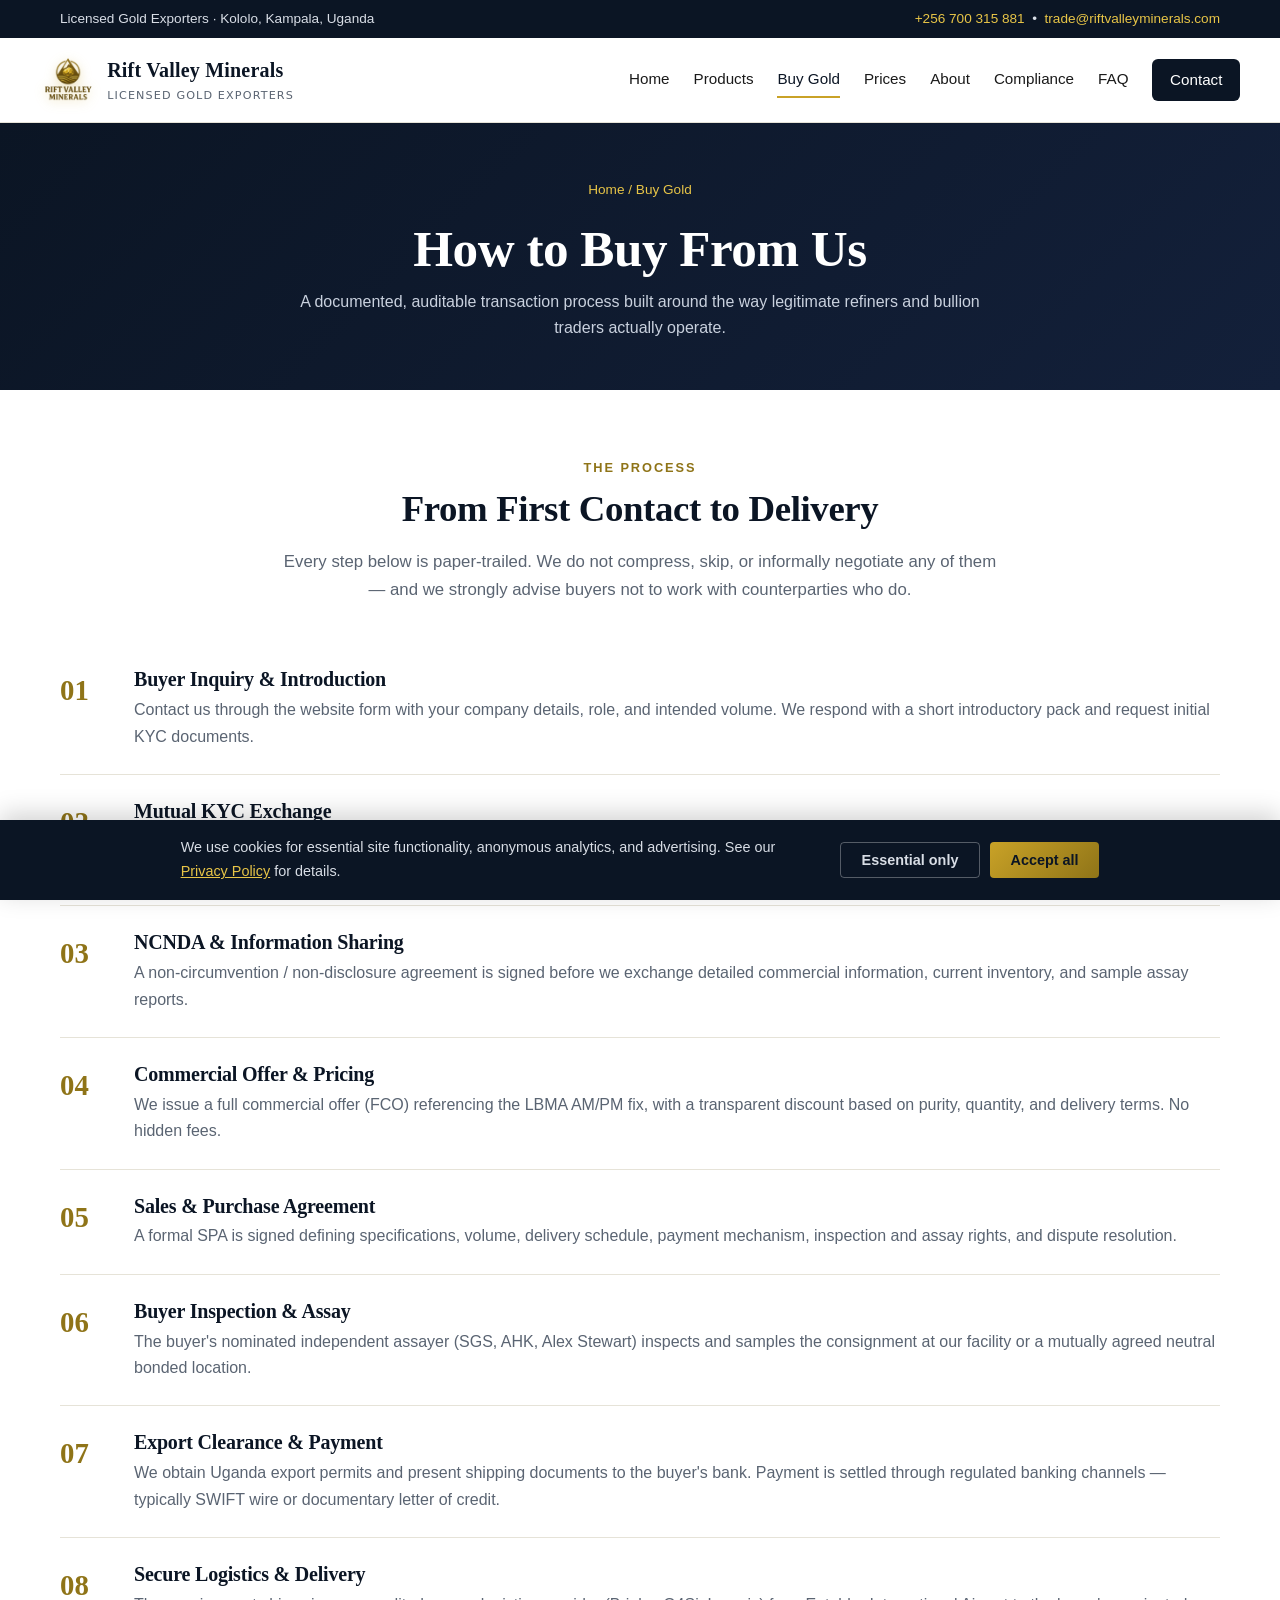
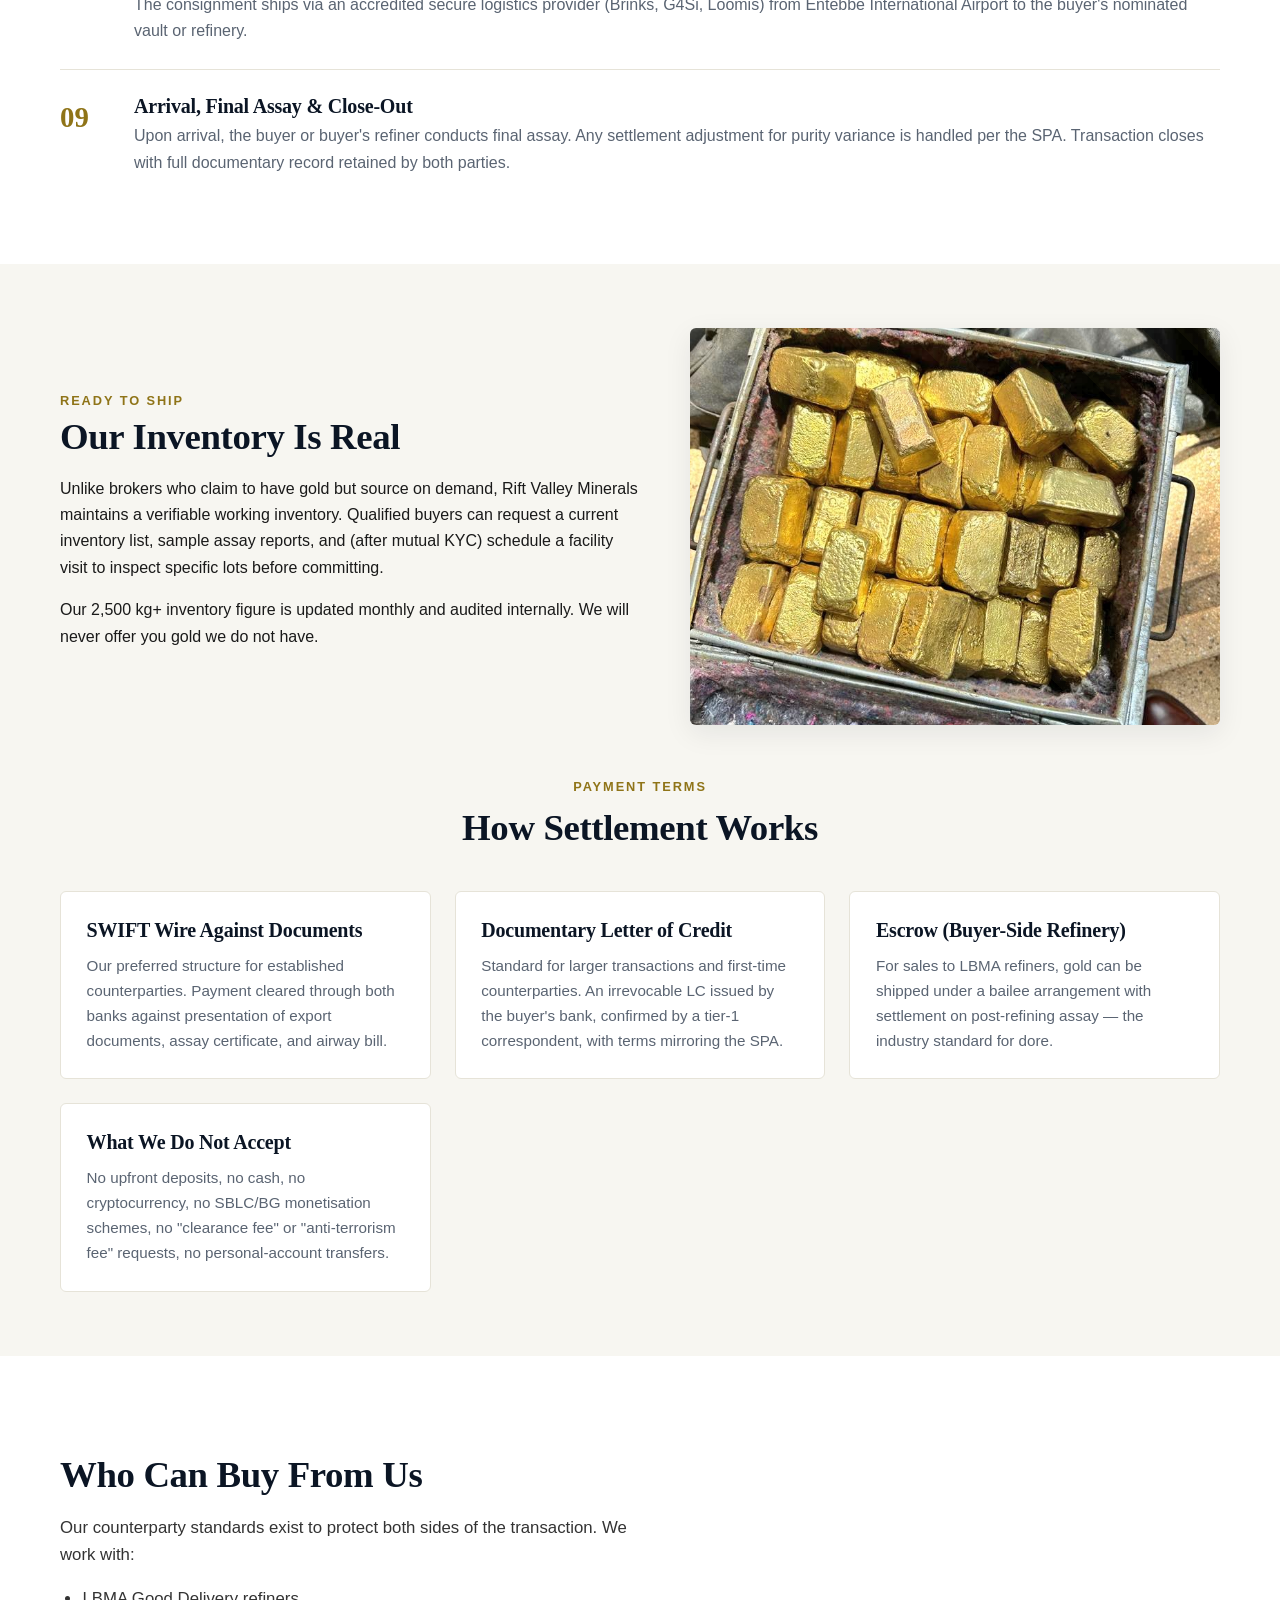
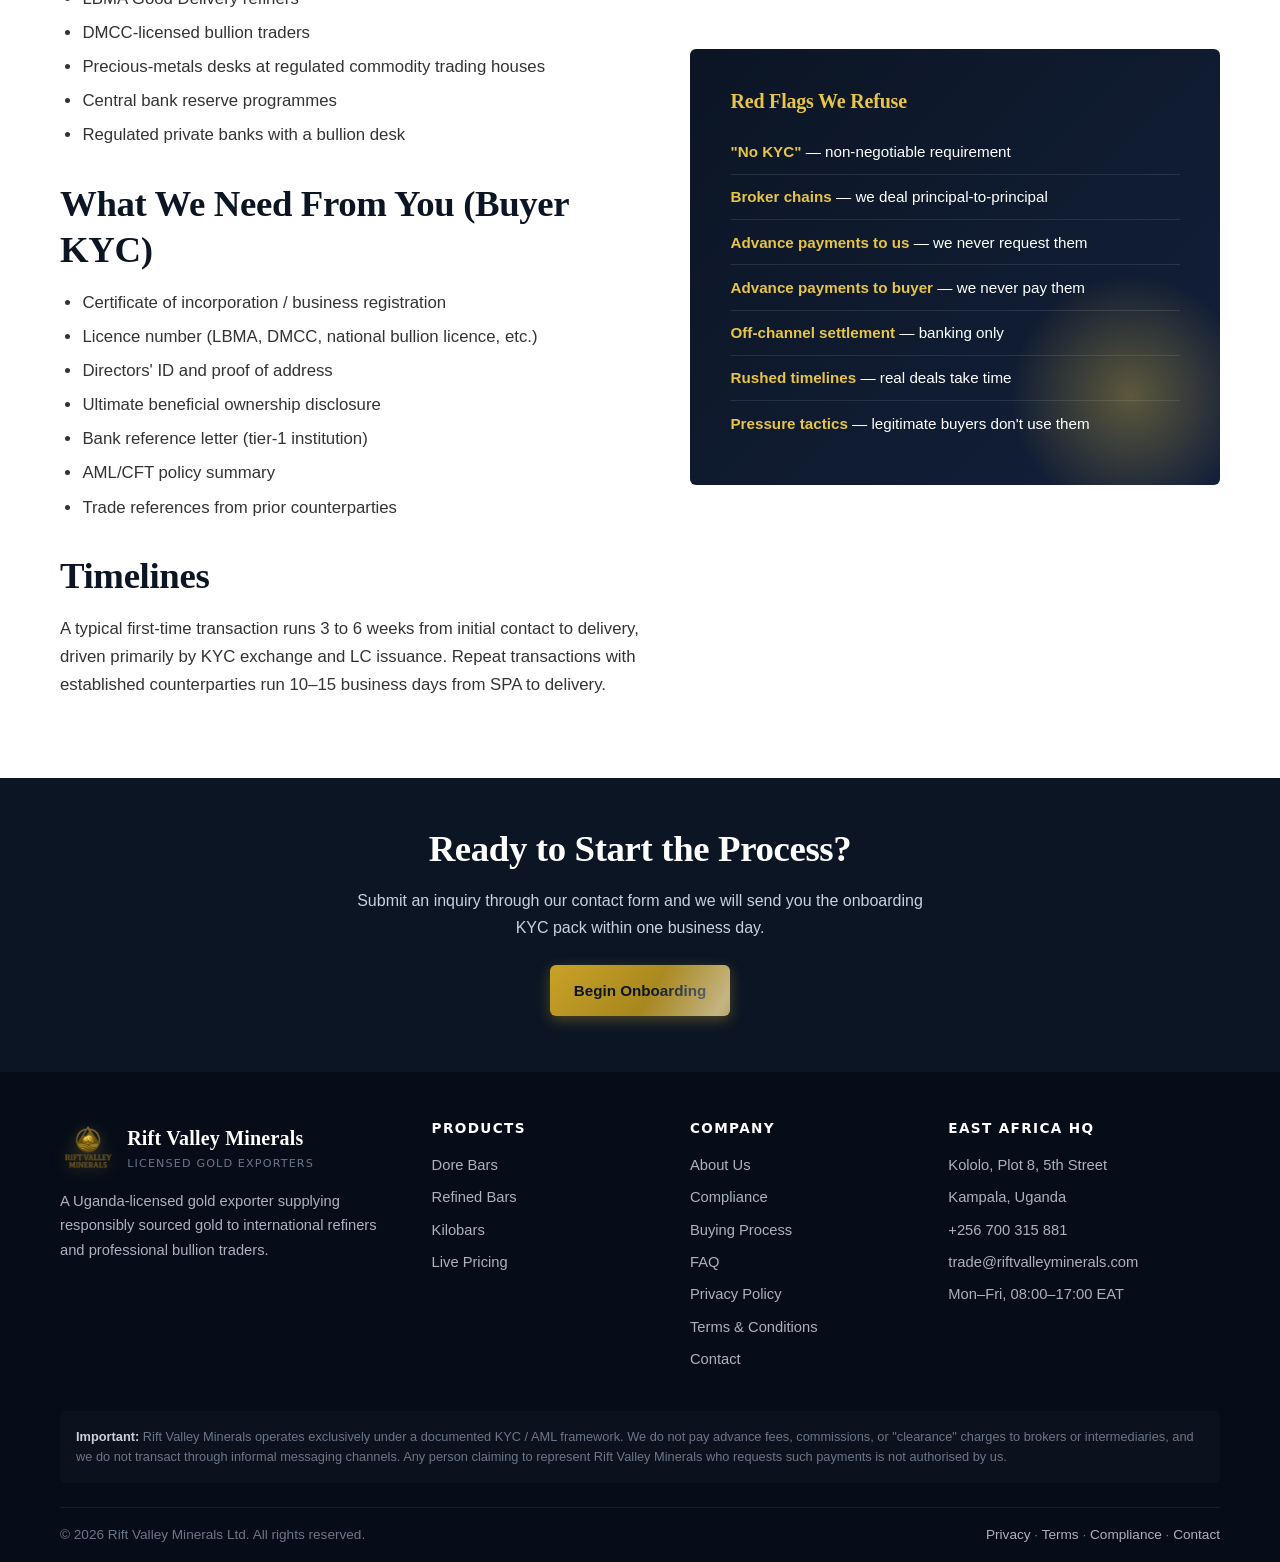
<file: buy-gold.html>
<!DOCTYPE html>
<html lang="en">
<head>
<meta charset="UTF-8">
<meta name="viewport" content="width=device-width, initial-scale=1.0">

<!-- Google tag (gtag.js) — Google Ads + Google Analytics 4 -->
<script async src="https://www.googletagmanager.com/gtag/js?id=G-XXXXXXXXXX"></script>
<script>
  window.dataLayer = window.dataLayer || [];
  function gtag(){dataLayer.push(arguments);}
  gtag('consent', 'default', {
    'ad_storage': 'denied',
    'ad_user_data': 'denied',
    'ad_personalization': 'denied',
    'analytics_storage': 'denied',
    'wait_for_update': 500
  });
  gtag('js', new Date());
  gtag('config', 'G-XXXXXXXXXX', { 'anonymize_ip': true });
  gtag('config', 'AW-XXXXXXXXX');
</script>
<title>How to Buy Gold — 9-Step Transaction Process | Rift Valley Minerals</title>
<meta name="description" content="Documented 9-step gold buying process from Rift Valley Minerals. Mutual KYC, NCNDA, LBMA-referenced pricing, independent assay, SWIFT/LC payment, and accredited secure logistics (Brinks, G4Si, Loomis).">
<meta name="keywords" content="buy gold from Uganda, gold buying process, KYC gold transaction, LC payment gold, SWIFT gold settlement, secure gold logistics Africa">
<link rel="canonical" href="https://riftvalleyminerals.com/buy-gold.html">
<link rel="icon" type="image/svg+xml" href="assets/images/favicon.svg">
<link rel="icon" type="image/png" href="assets/images/favicon.png">
<link rel="apple-touch-icon" href="assets/images/logo.png">
<meta property="og:type" content="website">
<meta property="og:title" content="How to Buy Gold — Transaction Process | Rift Valley Minerals">
<meta property="og:description" content="A documented 9-step process from inquiry to delivery. KYC, SPA, independent assay, bank settlement, secure logistics.">
<meta property="og:image" content="https://riftvalleyminerals.com/assets/images/logo.png">
<meta property="og:url" content="https://riftvalleyminerals.com/buy-gold.html">
<meta name="twitter:card" content="summary_large_image">
<!-- Mobile / PWA / Microsoft -->
<link rel="manifest" href="manifest.json">
<meta name="application-name" content="Rift Valley Minerals">
<meta name="apple-mobile-web-app-title" content="Rift Valley">
<meta name="apple-mobile-web-app-capable" content="yes">
<meta name="apple-mobile-web-app-status-bar-style" content="black-translucent">
<meta name="mobile-web-app-capable" content="yes">
<meta name="format-detection" content="telephone=yes">
<meta name="HandheldFriendly" content="True">
<meta name="MobileOptimized" content="320">
<meta name="msapplication-TileColor" content="#0b1524">
<meta name="msapplication-config" content="browserconfig.xml">

<!-- Performance / CDN hints -->
<link rel="preconnect" href="https://www.googletagmanager.com" crossorigin>
<link rel="dns-prefetch" href="https://www.googletagmanager.com">
<link rel="preconnect" href="https://www.google-analytics.com" crossorigin>

<link rel="stylesheet" href="styles.css">
<script type="application/ld+json">
{"@context":"https://schema.org","@type":"BreadcrumbList","itemListElement":[
  {"@type":"ListItem","position":1,"name":"Home","item":"https://riftvalleyminerals.com/"},
  {"@type":"ListItem","position":2,"name":"Buy Gold","item":"https://riftvalleyminerals.com/buy-gold.html"}
]}
</script>
<script type="application/ld+json">
{"@context":"https://schema.org","@type":"HowTo","name":"How to Buy Gold from Rift Valley Minerals","description":"A documented nine-step transaction process for buying gold dore, refined bars, or kilobars from Rift Valley Minerals Ltd.","totalTime":"P6W","step":[
  {"@type":"HowToStep","position":1,"name":"Buyer Inquiry","text":"Submit corporate details via contact form. Response within one business day with introductory pack."},
  {"@type":"HowToStep","position":2,"name":"Mutual KYC","text":"Both parties exchange corporate KYC packs and AML screening."},
  {"@type":"HowToStep","position":3,"name":"NCNDA","text":"Sign a non-circumvention non-disclosure agreement before commercial details exchange."},
  {"@type":"HowToStep","position":4,"name":"Commercial Offer","text":"Receive full commercial offer referencing the LBMA fix with transparent discount."},
  {"@type":"HowToStep","position":5,"name":"Sales and Purchase Agreement","text":"Sign the SPA defining volume, purity, delivery, and payment terms."},
  {"@type":"HowToStep","position":6,"name":"Inspection and Assay","text":"Buyer-nominated assayer inspects and samples consignment."},
  {"@type":"HowToStep","position":7,"name":"Export Clearance and Payment","text":"Obtain Uganda export permit; settle via SWIFT or confirmed LC."},
  {"@type":"HowToStep","position":8,"name":"Secure Logistics","text":"Shipment via Brinks, G4Si, or Loomis from Entebbe International Airport."},
  {"@type":"HowToStep","position":9,"name":"Final Assay and Close-Out","text":"Buyer conducts final assay on arrival; any variance settled per SPA."}
]}
</script>
</head>
<body>

<div class="topbar">
  <div class="container">
    <span>Licensed Gold Exporters · Kololo, Kampala, Uganda</span>
    <span><a href="tel:+256700315881">+256 700 315 881</a> &nbsp;•&nbsp; <a href="mailto:trade@riftvalleyminerals.com">trade@riftvalleyminerals.com</a></span>
  </div>
</div>

<header class="site-header">
  <div class="container nav-wrap">
    <a href="index.html" class="brand">
      <img class="logo-img" src="assets/images/logo.png" alt="Rift Valley Minerals">
      <span>Rift Valley Minerals<small>Licensed Gold Exporters</small></span>
    </a>
    <button class="menu-toggle" aria-label="Toggle navigation" aria-expanded="false">☰</button>
    <nav class="nav" aria-label="Main">
      <a href="index.html">Home</a>
      <a href="products.html">Products</a>
      <a href="buy-gold.html">Buy Gold</a>
      <a href="prices.html">Prices</a>
      <a href="about.html">About</a>
      <a href="compliance.html">Compliance</a>
      <a href="faq.html">FAQ</a>
      <a href="contact.html" class="cta-btn">Contact</a>
    </nav>
  </div>
</header>

<section class="page-head">
  <div class="container">
    <div class="breadcrumb"><a href="index.html">Home</a> / Buy Gold</div>
    <h1>How to Buy From Us</h1>
    <p>A documented, auditable transaction process built around the way
    legitimate refiners and bullion traders actually operate.</p>
  </div>
</section>

<section>
  <div class="container">
    <div class="section-head">
      <span class="eyebrow">The Process</span>
      <h2>From First Contact to Delivery</h2>
      <p>Every step below is paper-trailed. We do not compress, skip, or
      informally negotiate any of them — and we strongly advise buyers not
      to work with counterparties who do.</p>
    </div>

    <div class="steps">
      <div class="step">
        <div>
          <h3>Buyer Inquiry &amp; Introduction</h3>
          <p>Contact us through the website form with your company details,
          role, and intended volume. We respond with a short introductory pack
          and request initial KYC documents.</p>
        </div>
      </div>
      <div class="step">
        <div>
          <h3>Mutual KYC Exchange</h3>
          <p>Both parties exchange corporate KYC packs: certificate of
          incorporation, directors' IDs, licensing documents, beneficial
          ownership disclosure, and banking references. We run AML screening
          on both sides.</p>
        </div>
      </div>
      <div class="step">
        <div>
          <h3>NCNDA &amp; Information Sharing</h3>
          <p>A non-circumvention / non-disclosure agreement is signed before we
          exchange detailed commercial information, current inventory, and
          sample assay reports.</p>
        </div>
      </div>
      <div class="step">
        <div>
          <h3>Commercial Offer &amp; Pricing</h3>
          <p>We issue a full commercial offer (FCO) referencing the LBMA AM/PM
          fix, with a transparent discount based on purity, quantity, and
          delivery terms. No hidden fees.</p>
        </div>
      </div>
      <div class="step">
        <div>
          <h3>Sales &amp; Purchase Agreement</h3>
          <p>A formal SPA is signed defining specifications, volume, delivery
          schedule, payment mechanism, inspection and assay rights, and
          dispute resolution.</p>
        </div>
      </div>
      <div class="step">
        <div>
          <h3>Buyer Inspection &amp; Assay</h3>
          <p>The buyer's nominated independent assayer (SGS, AHK, Alex Stewart)
          inspects and samples the consignment at our facility or a mutually
          agreed neutral bonded location.</p>
        </div>
      </div>
      <div class="step">
        <div>
          <h3>Export Clearance &amp; Payment</h3>
          <p>We obtain Uganda export permits and present shipping documents to
          the buyer's bank. Payment is settled through regulated banking
          channels — typically SWIFT wire or documentary letter of credit.</p>
        </div>
      </div>
      <div class="step">
        <div>
          <h3>Secure Logistics &amp; Delivery</h3>
          <p>The consignment ships via an accredited secure logistics provider
          (Brinks, G4Si, Loomis) from Entebbe International Airport to the
          buyer's nominated vault or refinery.</p>
        </div>
      </div>
      <div class="step">
        <div>
          <h3>Arrival, Final Assay &amp; Close-Out</h3>
          <p>Upon arrival, the buyer or buyer's refiner conducts final assay.
          Any settlement adjustment for purity variance is handled per the SPA.
          Transaction closes with full documentary record retained by both
          parties.</p>
        </div>
      </div>
    </div>
  </div>
</section>

<section class="alt">
  <div class="container">
    <div class="split" style="margin-bottom:3rem">
      <div>
        <span class="eyebrow" style="color:var(--gold-dark);font-weight:600;letter-spacing:.15em;text-transform:uppercase;font-size:.8rem">Ready to Ship</span>
        <h2>Our Inventory Is Real</h2>
        <p>Unlike brokers who claim to have gold but source on demand, Rift
        Valley Minerals maintains a verifiable working inventory. Qualified
        buyers can request a current inventory list, sample assay reports,
        and (after mutual KYC) schedule a facility visit to inspect
        specific lots before committing.</p>
        <p>Our 2,500 kg+ inventory figure is updated monthly and audited
        internally. We will never offer you gold we do not have.</p>
      </div>
      <div class="photo-block tray" role="img" aria-label="Gold bars packed and padded for secure transport"></div>
    </div>

    <div class="section-head">
      <span class="eyebrow">Payment Terms</span>
      <h2>How Settlement Works</h2>
    </div>
    <div class="grid grid-2">
      <div class="card">
        <h3>SWIFT Wire Against Documents</h3>
        <p>Our preferred structure for established counterparties. Payment
        cleared through both banks against presentation of export documents,
        assay certificate, and airway bill.</p>
      </div>
      <div class="card">
        <h3>Documentary Letter of Credit</h3>
        <p>Standard for larger transactions and first-time counterparties. An
        irrevocable LC issued by the buyer's bank, confirmed by a tier-1
        correspondent, with terms mirroring the SPA.</p>
      </div>
      <div class="card">
        <h3>Escrow (Buyer-Side Refinery)</h3>
        <p>For sales to LBMA refiners, gold can be shipped under a bailee
        arrangement with settlement on post-refining assay — the industry
        standard for dore.</p>
      </div>
      <div class="card">
        <h3>What We Do Not Accept</h3>
        <p>No upfront deposits, no cash, no cryptocurrency, no SBLC/BG
        monetisation schemes, no "clearance fee" or "anti-terrorism fee"
        requests, no personal-account transfers.</p>
      </div>
    </div>
  </div>
</section>

<section>
  <div class="container">
    <div class="split">
      <div class="prose">
        <h2>Who Can Buy From Us</h2>
        <p>Our counterparty standards exist to protect both sides of the
        transaction. We work with:</p>
        <ul>
          <li>LBMA Good Delivery refiners</li>
          <li>DMCC-licensed bullion traders</li>
          <li>Precious-metals desks at regulated commodity trading houses</li>
          <li>Central bank reserve programmes</li>
          <li>Regulated private banks with a bullion desk</li>
        </ul>

        <h2>What We Need From You (Buyer KYC)</h2>
        <ul>
          <li>Certificate of incorporation / business registration</li>
          <li>Licence number (LBMA, DMCC, national bullion licence, etc.)</li>
          <li>Directors' ID and proof of address</li>
          <li>Ultimate beneficial ownership disclosure</li>
          <li>Bank reference letter (tier-1 institution)</li>
          <li>AML/CFT policy summary</li>
          <li>Trade references from prior counterparties</li>
        </ul>

        <h2>Timelines</h2>
        <p>A typical first-time transaction runs 3 to 6 weeks from initial
        contact to delivery, driven primarily by KYC exchange and LC issuance.
        Repeat transactions with established counterparties run 10–15 business
        days from SPA to delivery.</p>
      </div>

      <div class="visual-block">
        <h3>Red Flags We Refuse</h3>
        <ul>
          <li><strong>"No KYC"</strong> — non-negotiable requirement</li>
          <li><strong>Broker chains</strong> — we deal principal-to-principal</li>
          <li><strong>Advance payments to us</strong> — we never request them</li>
          <li><strong>Advance payments to buyer</strong> — we never pay them</li>
          <li><strong>Off-channel settlement</strong> — banking only</li>
          <li><strong>Rushed timelines</strong> — real deals take time</li>
          <li><strong>Pressure tactics</strong> — legitimate buyers don't use them</li>
        </ul>
      </div>
    </div>
  </div>
</section>

<section class="contact-strip">
  <div class="container">
    <h2>Ready to Start the Process?</h2>
    <p>Submit an inquiry through our contact form and we will send you the
    onboarding KYC pack within one business day.</p>
    <a href="contact.html" class="btn btn-primary">Begin Onboarding</a>
  </div>
</section>

<footer class="site-footer">
  <div class="container">
    <div class="footer-grid">
      <div>
        <a href="index.html" class="brand">
          <img class="logo-img" src="assets/images/logo.png" alt="Rift Valley Minerals">
          <span>Rift Valley Minerals<small style="color:#6b7689">Licensed Gold Exporters</small></span>
        </a>
        <p style="color:#a8b2c1;margin-top:.8rem">A Uganda-licensed gold exporter supplying responsibly sourced gold to international refiners and professional bullion traders.</p>
      </div>
      <div>
        <h4>Products</h4>
        <ul>
          <li><a href="products.html">Dore Bars</a></li>
          <li><a href="products.html">Refined Bars</a></li>
          <li><a href="products.html">Kilobars</a></li>
          <li><a href="prices.html">Live Pricing</a></li>
        </ul>
      </div>
      <div>
        <h4>Company</h4>
        <ul>
          <li><a href="about.html">About Us</a></li>
          <li><a href="compliance.html">Compliance</a></li>
          <li><a href="buy-gold.html">Buying Process</a></li>
          <li><a href="faq.html">FAQ</a></li>
          <li><a href="privacy.html">Privacy Policy</a></li>
          <li><a href="terms.html">Terms &amp; Conditions</a></li>
          <li><a href="contact.html">Contact</a></li>
        </ul>
      </div>
      <div>
        <h4>East Africa HQ</h4>
        <ul>
          <li>Kololo, Plot 8, 5th Street</li>
          <li>Kampala, Uganda</li>
          <li><a href="tel:+256700315881">+256 700 315 881</a></li>
          <li><a href="mailto:trade@riftvalleyminerals.com">trade@riftvalleyminerals.com</a></li>
          <li>Mon–Fri, 08:00–17:00 EAT</li>
        </ul>
      </div>
    </div>
    <div class="disclaimer">
      <strong style="color:#c9d1de">Important:</strong> Rift Valley Minerals operates exclusively under a documented KYC / AML framework. We do not pay advance fees, commissions, or "clearance" charges to brokers or intermediaries, and we do not transact through informal messaging channels. Any person claiming to represent Rift Valley Minerals who requests such payments is not authorised by us.
    </div>
    <div class="footer-bottom">
      <span>© <span id="yr"></span> Rift Valley Minerals Ltd. All rights reserved.</span>
      <span><a href="privacy.html">Privacy</a> · <a href="terms.html">Terms</a> · <a href="compliance.html">Compliance</a> · <a href="contact.html">Contact</a></span>
    </div>
  </div>
</footer>

<script>document.getElementById('yr').textContent = new Date().getFullYear();</script>
<script src="config.js"></script><script src="script.js"></script>
</body>
</html>
</file>
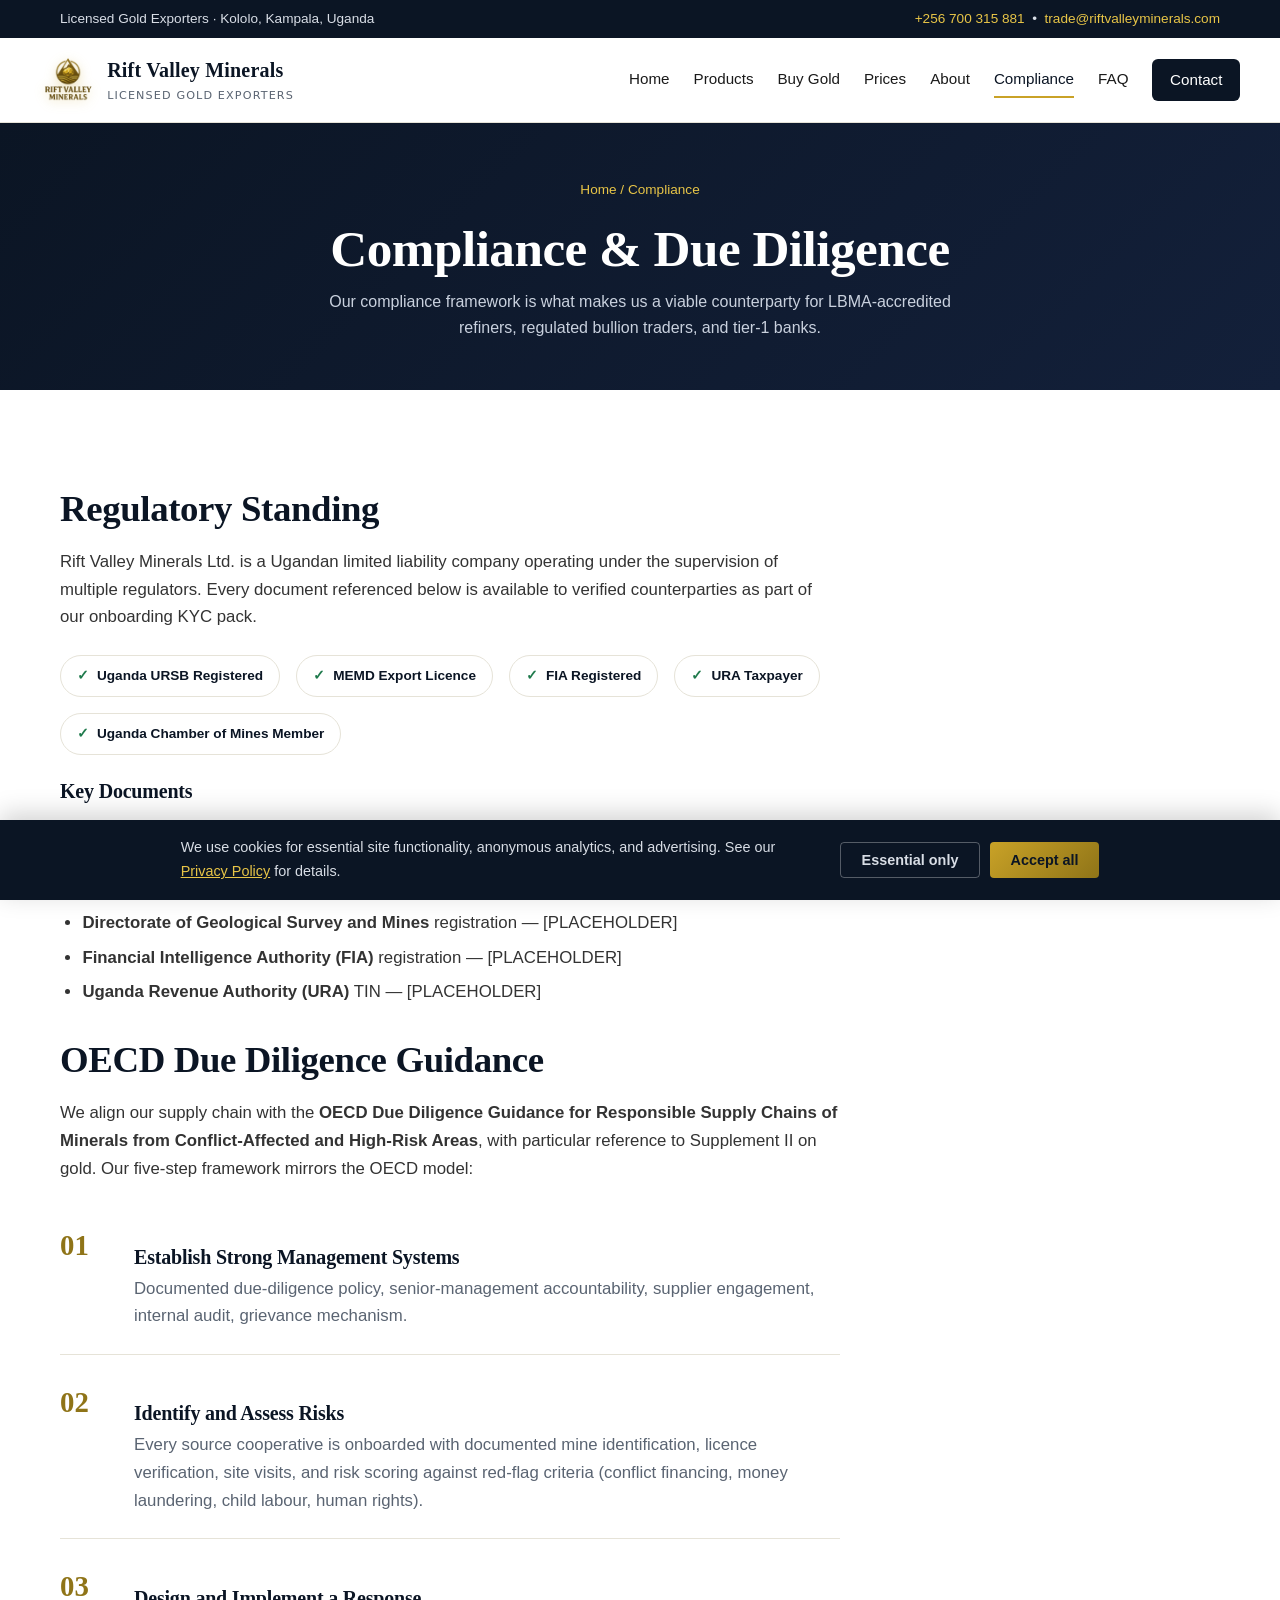
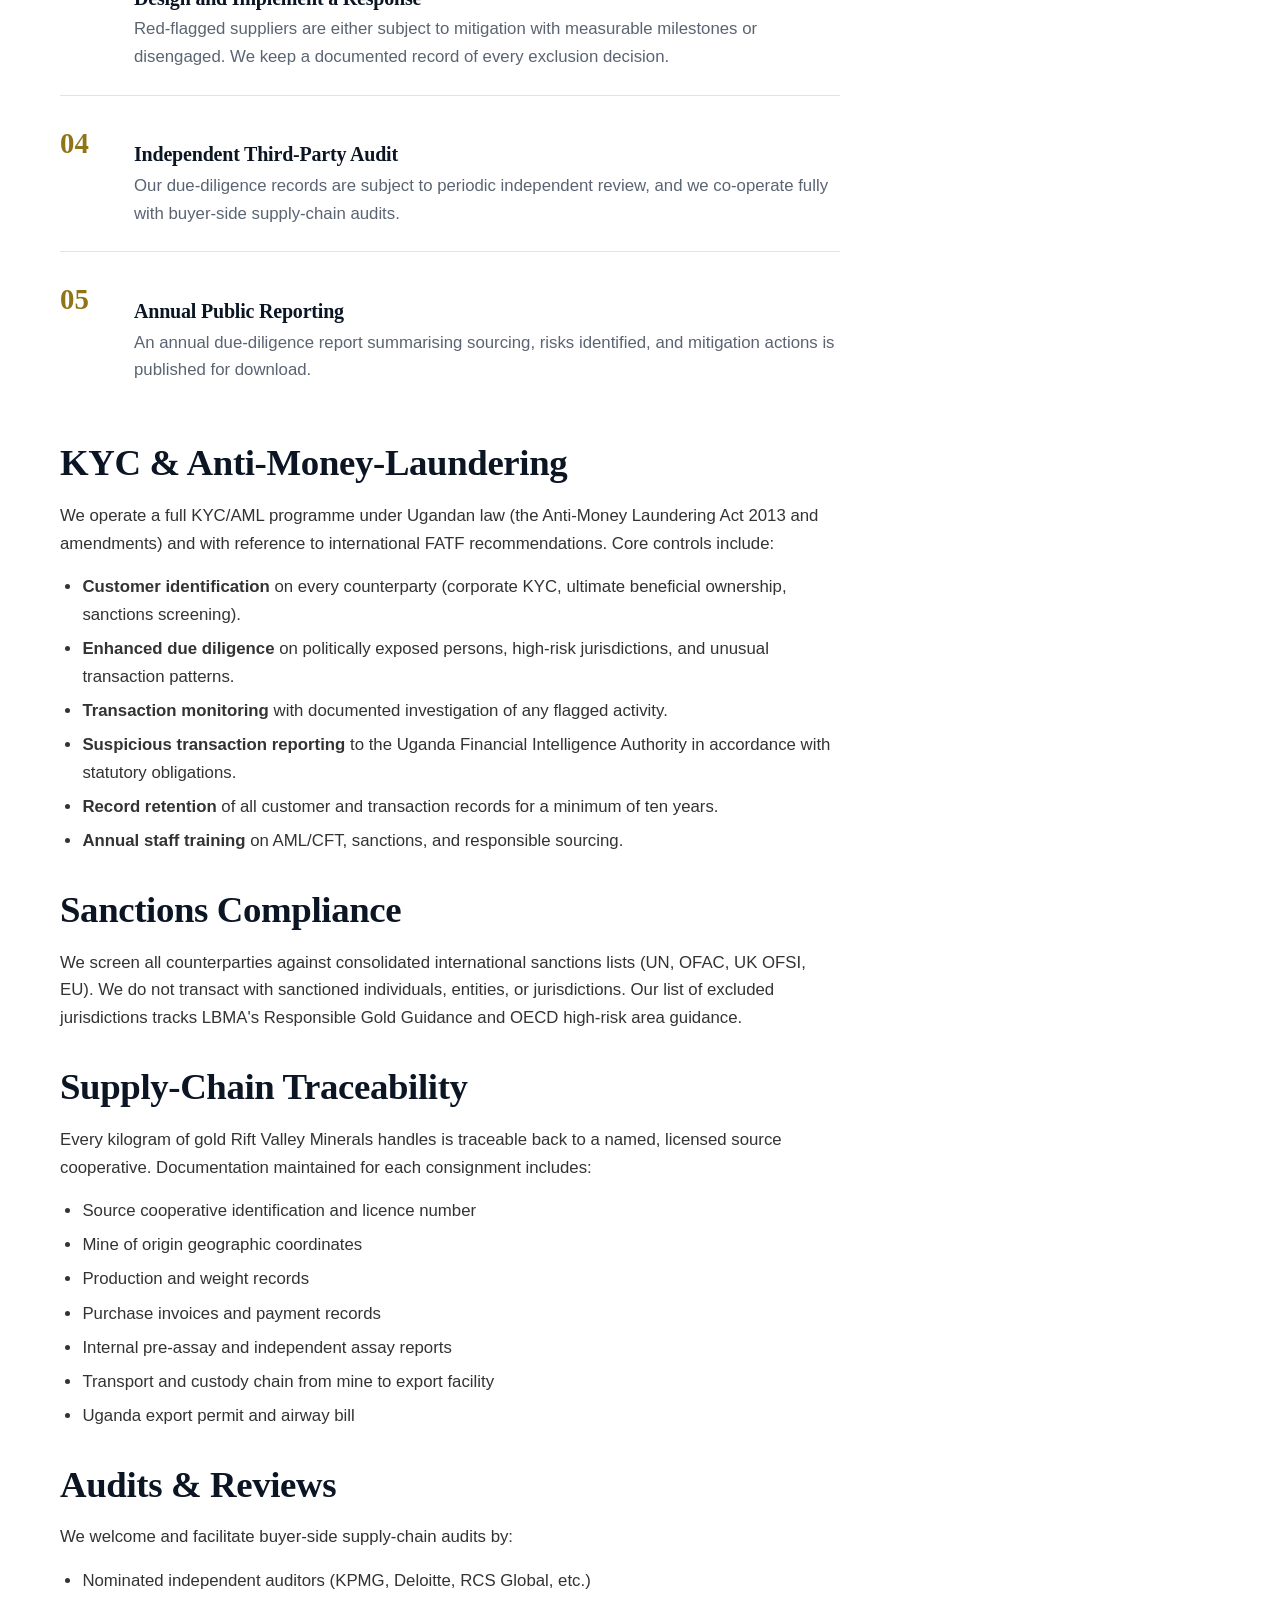
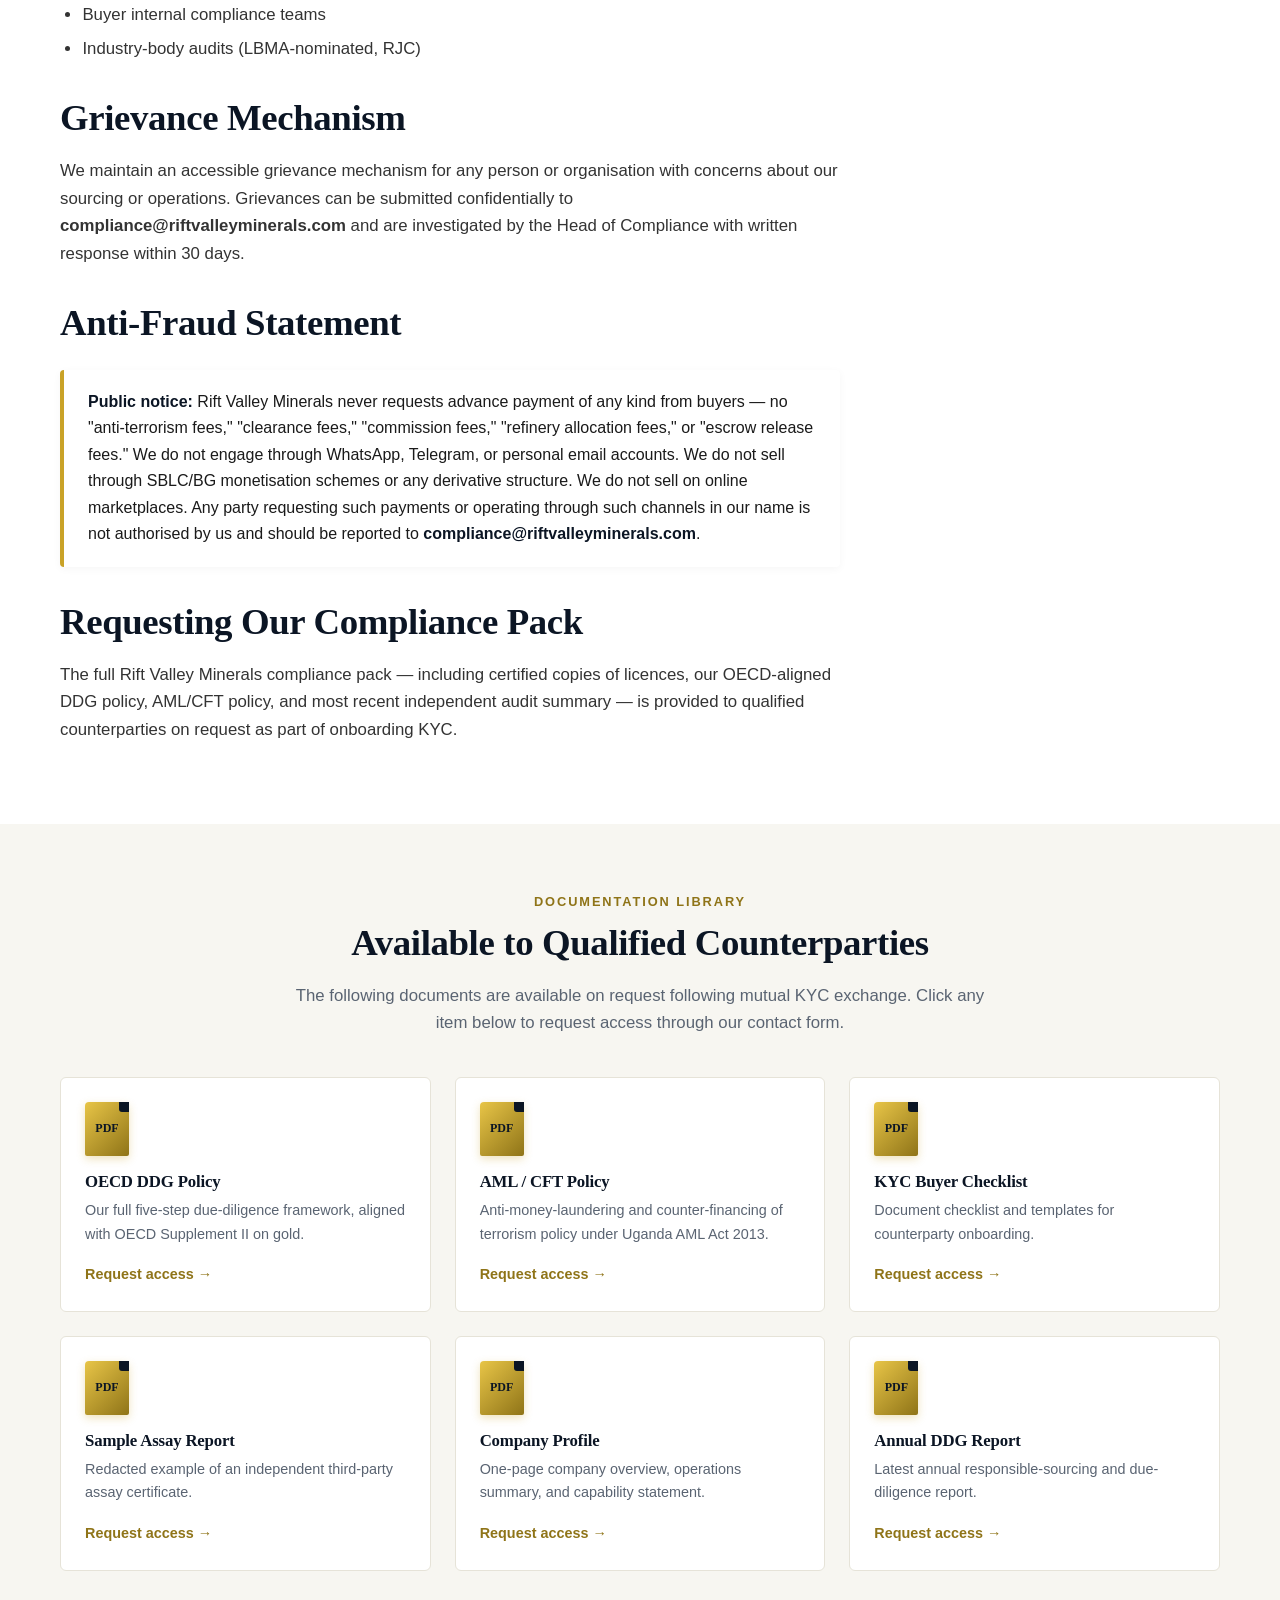
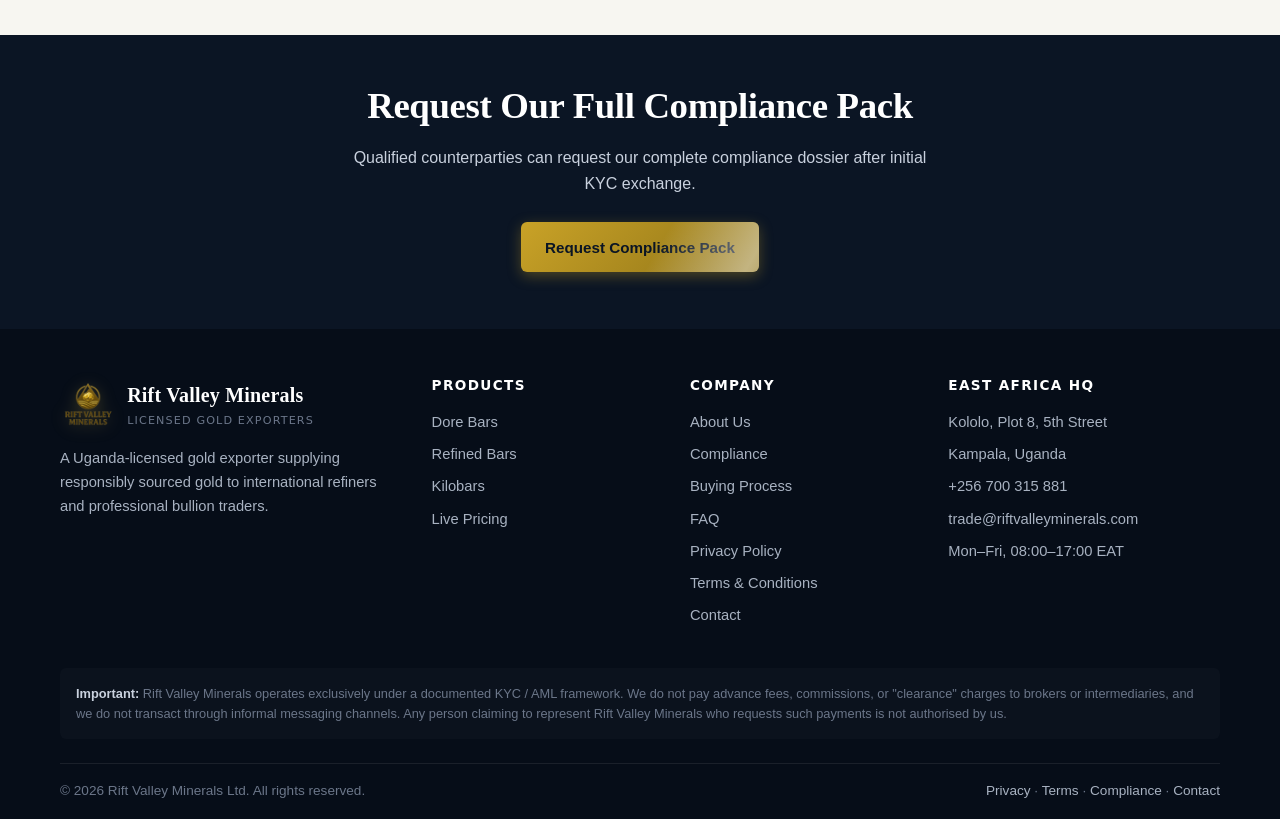
<file: compliance.html>
<!DOCTYPE html>
<html lang="en">
<head>
<meta charset="UTF-8">
<meta name="viewport" content="width=device-width, initial-scale=1.0">

<!-- Google tag (gtag.js) — Google Ads + Google Analytics 4 -->
<script async src="https://www.googletagmanager.com/gtag/js?id=G-XXXXXXXXXX"></script>
<script>
  window.dataLayer = window.dataLayer || [];
  function gtag(){dataLayer.push(arguments);}
  gtag('consent', 'default', {
    'ad_storage': 'denied',
    'ad_user_data': 'denied',
    'ad_personalization': 'denied',
    'analytics_storage': 'denied',
    'wait_for_update': 500
  });
  gtag('js', new Date());
  gtag('config', 'G-XXXXXXXXXX', { 'anonymize_ip': true });
  gtag('config', 'AW-XXXXXXXXX');
</script>
<title>Compliance, Licensing &amp; OECD Due Diligence | Rift Valley Minerals</title>
<meta name="description" content="Rift Valley Minerals' full compliance framework: Ugandan export licensing (MEMD), OECD DDG Supplement II alignment, KYC/AML under Ugandan Anti-Money Laundering Act, sanctions screening, and supply-chain traceability to named cooperatives.">
<meta name="keywords" content="OECD due diligence gold, Uganda gold export license, MEMD gold license, responsible gold sourcing, KYC AML gold trader, sanctions compliance gold">
<link rel="canonical" href="https://riftvalleyminerals.com/compliance.html">
<link rel="icon" type="image/svg+xml" href="assets/images/favicon.svg">
<link rel="icon" type="image/png" href="assets/images/favicon.png">
<link rel="apple-touch-icon" href="assets/images/logo.png">
<meta property="og:type" content="website">
<meta property="og:title" content="Compliance &amp; Due Diligence | Rift Valley Minerals">
<meta property="og:description" content="OECD Due Diligence Guidance aligned. Uganda-licensed. FIA-registered. KYC/AML compliant. Full documentation available to qualified counterparties.">
<meta property="og:image" content="https://riftvalleyminerals.com/assets/images/logo.png">
<meta property="og:url" content="https://riftvalleyminerals.com/compliance.html">
<meta name="twitter:card" content="summary_large_image">
<!-- Mobile / PWA / Microsoft -->
<link rel="manifest" href="manifest.json">
<meta name="application-name" content="Rift Valley Minerals">
<meta name="apple-mobile-web-app-title" content="Rift Valley">
<meta name="apple-mobile-web-app-capable" content="yes">
<meta name="apple-mobile-web-app-status-bar-style" content="black-translucent">
<meta name="mobile-web-app-capable" content="yes">
<meta name="format-detection" content="telephone=yes">
<meta name="HandheldFriendly" content="True">
<meta name="MobileOptimized" content="320">
<meta name="msapplication-TileColor" content="#0b1524">
<meta name="msapplication-config" content="browserconfig.xml">

<!-- Performance / CDN hints -->
<link rel="preconnect" href="https://www.googletagmanager.com" crossorigin>
<link rel="dns-prefetch" href="https://www.googletagmanager.com">
<link rel="preconnect" href="https://www.google-analytics.com" crossorigin>

<link rel="stylesheet" href="styles.css">
<script type="application/ld+json">
{"@context":"https://schema.org","@type":"BreadcrumbList","itemListElement":[
  {"@type":"ListItem","position":1,"name":"Home","item":"https://riftvalleyminerals.com/"},
  {"@type":"ListItem","position":2,"name":"Compliance","item":"https://riftvalleyminerals.com/compliance.html"}
]}
</script>
</head>
<body>

<div class="topbar">
  <div class="container">
    <span>Licensed Gold Exporters · Kololo, Kampala, Uganda</span>
    <span><a href="tel:+256700315881">+256 700 315 881</a> &nbsp;•&nbsp; <a href="mailto:trade@riftvalleyminerals.com">trade@riftvalleyminerals.com</a></span>
  </div>
</div>

<header class="site-header">
  <div class="container nav-wrap">
    <a href="index.html" class="brand">
      <img class="logo-img" src="assets/images/logo.png" alt="Rift Valley Minerals">
      <span>Rift Valley Minerals<small>Licensed Gold Exporters</small></span>
    </a>
    <button class="menu-toggle" aria-label="Toggle navigation" aria-expanded="false">☰</button>
    <nav class="nav" aria-label="Main">
      <a href="index.html">Home</a>
      <a href="products.html">Products</a>
      <a href="buy-gold.html">Buy Gold</a>
      <a href="prices.html">Prices</a>
      <a href="about.html">About</a>
      <a href="compliance.html">Compliance</a>
      <a href="faq.html">FAQ</a>
      <a href="contact.html" class="cta-btn">Contact</a>
    </nav>
  </div>
</header>

<section class="page-head">
  <div class="container">
    <div class="breadcrumb"><a href="index.html">Home</a> / Compliance</div>
    <h1>Compliance &amp; Due Diligence</h1>
    <p>Our compliance framework is what makes us a viable counterparty for
    LBMA-accredited refiners, regulated bullion traders, and tier-1 banks.</p>
  </div>
</section>

<section>
  <div class="container">
    <div class="prose">
      <h2>Regulatory Standing</h2>
      <p>Rift Valley Minerals Ltd. is a Ugandan limited liability company
      operating under the supervision of multiple regulators. Every document
      referenced below is available to verified counterparties as part of our
      onboarding KYC pack.</p>

      <div class="badge-row">
        <span class="badge-pill">Uganda URSB Registered</span>
        <span class="badge-pill">MEMD Export Licence</span>
        <span class="badge-pill">FIA Registered</span>
        <span class="badge-pill">URA Taxpayer</span>
        <span class="badge-pill">Uganda Chamber of Mines Member</span>
      </div>

      <h3>Key Documents</h3>
      <ul>
        <li><strong>Certificate of Incorporation</strong> — Uganda Registration Services Bureau (URSB), reference [PLACEHOLDER]</li>
        <li><strong>Gold Export Licence</strong> — Ministry of Energy and Mineral Development, reference [PLACEHOLDER]</li>
        <li><strong>Directorate of Geological Survey and Mines</strong> registration — [PLACEHOLDER]</li>
        <li><strong>Financial Intelligence Authority (FIA)</strong> registration — [PLACEHOLDER]</li>
        <li><strong>Uganda Revenue Authority (URA)</strong> TIN — [PLACEHOLDER]</li>
      </ul>

      <h2>OECD Due Diligence Guidance</h2>
      <p>We align our supply chain with the <strong>OECD Due Diligence
      Guidance for Responsible Supply Chains of Minerals from Conflict-Affected
      and High-Risk Areas</strong>, with particular reference to Supplement II
      on gold. Our five-step framework mirrors the OECD model:</p>

      <div class="steps">
        <div class="step">
          <div>
            <h3>Establish Strong Management Systems</h3>
            <p>Documented due-diligence policy, senior-management
            accountability, supplier engagement, internal audit, grievance
            mechanism.</p>
          </div>
        </div>
        <div class="step">
          <div>
            <h3>Identify and Assess Risks</h3>
            <p>Every source cooperative is onboarded with documented mine
            identification, licence verification, site visits, and risk
            scoring against red-flag criteria (conflict financing, money
            laundering, child labour, human rights).</p>
          </div>
        </div>
        <div class="step">
          <div>
            <h3>Design and Implement a Response</h3>
            <p>Red-flagged suppliers are either subject to mitigation with
            measurable milestones or disengaged. We keep a documented record
            of every exclusion decision.</p>
          </div>
        </div>
        <div class="step">
          <div>
            <h3>Independent Third-Party Audit</h3>
            <p>Our due-diligence records are subject to periodic independent
            review, and we co-operate fully with buyer-side supply-chain
            audits.</p>
          </div>
        </div>
        <div class="step">
          <div>
            <h3>Annual Public Reporting</h3>
            <p>An annual due-diligence report summarising sourcing, risks
            identified, and mitigation actions is published for download.</p>
          </div>
        </div>
      </div>

      <h2>KYC &amp; Anti-Money-Laundering</h2>
      <p>We operate a full KYC/AML programme under Ugandan law (the
      Anti-Money Laundering Act 2013 and amendments) and with reference to
      international FATF recommendations. Core controls include:</p>
      <ul>
        <li><strong>Customer identification</strong> on every counterparty
        (corporate KYC, ultimate beneficial ownership, sanctions screening).</li>
        <li><strong>Enhanced due diligence</strong> on politically exposed
        persons, high-risk jurisdictions, and unusual transaction patterns.</li>
        <li><strong>Transaction monitoring</strong> with documented
        investigation of any flagged activity.</li>
        <li><strong>Suspicious transaction reporting</strong> to the Uganda
        Financial Intelligence Authority in accordance with statutory
        obligations.</li>
        <li><strong>Record retention</strong> of all customer and transaction
        records for a minimum of ten years.</li>
        <li><strong>Annual staff training</strong> on AML/CFT, sanctions, and
        responsible sourcing.</li>
      </ul>

      <h2>Sanctions Compliance</h2>
      <p>We screen all counterparties against consolidated international
      sanctions lists (UN, OFAC, UK OFSI, EU). We do not transact with
      sanctioned individuals, entities, or jurisdictions. Our list of
      excluded jurisdictions tracks LBMA's Responsible Gold Guidance and
      OECD high-risk area guidance.</p>

      <h2>Supply-Chain Traceability</h2>
      <p>Every kilogram of gold Rift Valley Minerals handles is traceable back
      to a named, licensed source cooperative. Documentation maintained for
      each consignment includes:</p>
      <ul>
        <li>Source cooperative identification and licence number</li>
        <li>Mine of origin geographic coordinates</li>
        <li>Production and weight records</li>
        <li>Purchase invoices and payment records</li>
        <li>Internal pre-assay and independent assay reports</li>
        <li>Transport and custody chain from mine to export facility</li>
        <li>Uganda export permit and airway bill</li>
      </ul>

      <h2>Audits &amp; Reviews</h2>
      <p>We welcome and facilitate buyer-side supply-chain audits by:</p>
      <ul>
        <li>Nominated independent auditors (KPMG, Deloitte, RCS Global, etc.)</li>
        <li>Buyer internal compliance teams</li>
        <li>Industry-body audits (LBMA-nominated, RJC)</li>
      </ul>

      <h2>Grievance Mechanism</h2>
      <p>We maintain an accessible grievance mechanism for any person or
      organisation with concerns about our sourcing or operations. Grievances
      can be submitted confidentially to <strong>compliance@riftvalleyminerals.com</strong>
      and are investigated by the Head of Compliance with written response
      within 30 days.</p>

      <h2>Anti-Fraud Statement</h2>
      <div class="callout">
        <strong>Public notice:</strong> Rift Valley Minerals never requests
        advance payment of any kind from buyers — no "anti-terrorism fees,"
        "clearance fees," "commission fees," "refinery allocation fees," or
        "escrow release fees." We do not engage through WhatsApp, Telegram,
        or personal email accounts. We do not sell through SBLC/BG
        monetisation schemes or any derivative structure. We do not sell on
        online marketplaces. Any party requesting such payments or operating
        through such channels in our name is not authorised by us and should
        be reported to <strong>compliance@riftvalleyminerals.com</strong>.
      </div>

      <h2>Requesting Our Compliance Pack</h2>
      <p>The full Rift Valley Minerals compliance pack — including certified
      copies of licences, our OECD-aligned DDG policy, AML/CFT policy, and
      most recent independent audit summary — is provided to qualified
      counterparties on request as part of onboarding KYC.</p>
    </div>
  </div>
</section>

<section class="alt">
  <div class="container">
    <div class="section-head">
      <span class="eyebrow">Documentation Library</span>
      <h2>Available to Qualified Counterparties</h2>
      <p>The following documents are available on request following mutual
      KYC exchange. Click any item below to request access through our contact form.</p>
    </div>
    <div class="grid grid-3">
      <div class="download-card">
        <div class="doc-icon">PDF</div>
        <h3>OECD DDG Policy</h3>
        <p>Our full five-step due-diligence framework, aligned with OECD
        Supplement II on gold.</p>
        <a href="contact.html" class="req-link">Request access →</a>
      </div>
      <div class="download-card">
        <div class="doc-icon">PDF</div>
        <h3>AML / CFT Policy</h3>
        <p>Anti-money-laundering and counter-financing of terrorism policy
        under Uganda AML Act 2013.</p>
        <a href="contact.html" class="req-link">Request access →</a>
      </div>
      <div class="download-card">
        <div class="doc-icon">PDF</div>
        <h3>KYC Buyer Checklist</h3>
        <p>Document checklist and templates for counterparty onboarding.</p>
        <a href="contact.html" class="req-link">Request access →</a>
      </div>
      <div class="download-card">
        <div class="doc-icon">PDF</div>
        <h3>Sample Assay Report</h3>
        <p>Redacted example of an independent third-party assay certificate.</p>
        <a href="contact.html" class="req-link">Request access →</a>
      </div>
      <div class="download-card">
        <div class="doc-icon">PDF</div>
        <h3>Company Profile</h3>
        <p>One-page company overview, operations summary, and capability
        statement.</p>
        <a href="contact.html" class="req-link">Request access →</a>
      </div>
      <div class="download-card">
        <div class="doc-icon">PDF</div>
        <h3>Annual DDG Report</h3>
        <p>Latest annual responsible-sourcing and due-diligence report.</p>
        <a href="contact.html" class="req-link">Request access →</a>
      </div>
    </div>
  </div>
</section>

<section class="contact-strip">
  <div class="container">
    <h2>Request Our Full Compliance Pack</h2>
    <p>Qualified counterparties can request our complete compliance dossier
    after initial KYC exchange.</p>
    <a href="contact.html" class="btn btn-primary">Request Compliance Pack</a>
  </div>
</section>

<footer class="site-footer">
  <div class="container">
    <div class="footer-grid">
      <div>
        <a href="index.html" class="brand">
          <img class="logo-img" src="assets/images/logo.png" alt="Rift Valley Minerals">
          <span>Rift Valley Minerals<small style="color:#6b7689">Licensed Gold Exporters</small></span>
        </a>
        <p style="color:#a8b2c1;margin-top:.8rem">A Uganda-licensed gold exporter supplying responsibly sourced gold to international refiners and professional bullion traders.</p>
      </div>
      <div>
        <h4>Products</h4>
        <ul>
          <li><a href="products.html">Dore Bars</a></li>
          <li><a href="products.html">Refined Bars</a></li>
          <li><a href="products.html">Kilobars</a></li>
          <li><a href="prices.html">Live Pricing</a></li>
        </ul>
      </div>
      <div>
        <h4>Company</h4>
        <ul>
          <li><a href="about.html">About Us</a></li>
          <li><a href="compliance.html">Compliance</a></li>
          <li><a href="buy-gold.html">Buying Process</a></li>
          <li><a href="faq.html">FAQ</a></li>
          <li><a href="privacy.html">Privacy Policy</a></li>
          <li><a href="terms.html">Terms &amp; Conditions</a></li>
          <li><a href="contact.html">Contact</a></li>
        </ul>
      </div>
      <div>
        <h4>East Africa HQ</h4>
        <ul>
          <li>Kololo, Plot 8, 5th Street</li>
          <li>Kampala, Uganda</li>
          <li><a href="tel:+256700315881">+256 700 315 881</a></li>
          <li><a href="mailto:trade@riftvalleyminerals.com">trade@riftvalleyminerals.com</a></li>
          <li>Mon–Fri, 08:00–17:00 EAT</li>
        </ul>
      </div>
    </div>
    <div class="disclaimer">
      <strong style="color:#c9d1de">Important:</strong> Rift Valley Minerals operates exclusively under a documented KYC / AML framework. We do not pay advance fees, commissions, or "clearance" charges to brokers or intermediaries, and we do not transact through informal messaging channels. Any person claiming to represent Rift Valley Minerals who requests such payments is not authorised by us.
    </div>
    <div class="footer-bottom">
      <span>© <span id="yr"></span> Rift Valley Minerals Ltd. All rights reserved.</span>
      <span><a href="privacy.html">Privacy</a> · <a href="terms.html">Terms</a> · <a href="compliance.html">Compliance</a> · <a href="contact.html">Contact</a></span>
    </div>
  </div>
</footer>

<script>document.getElementById('yr').textContent = new Date().getFullYear();</script>
<script src="config.js"></script><script src="script.js"></script>
</body>
</html>
</file>
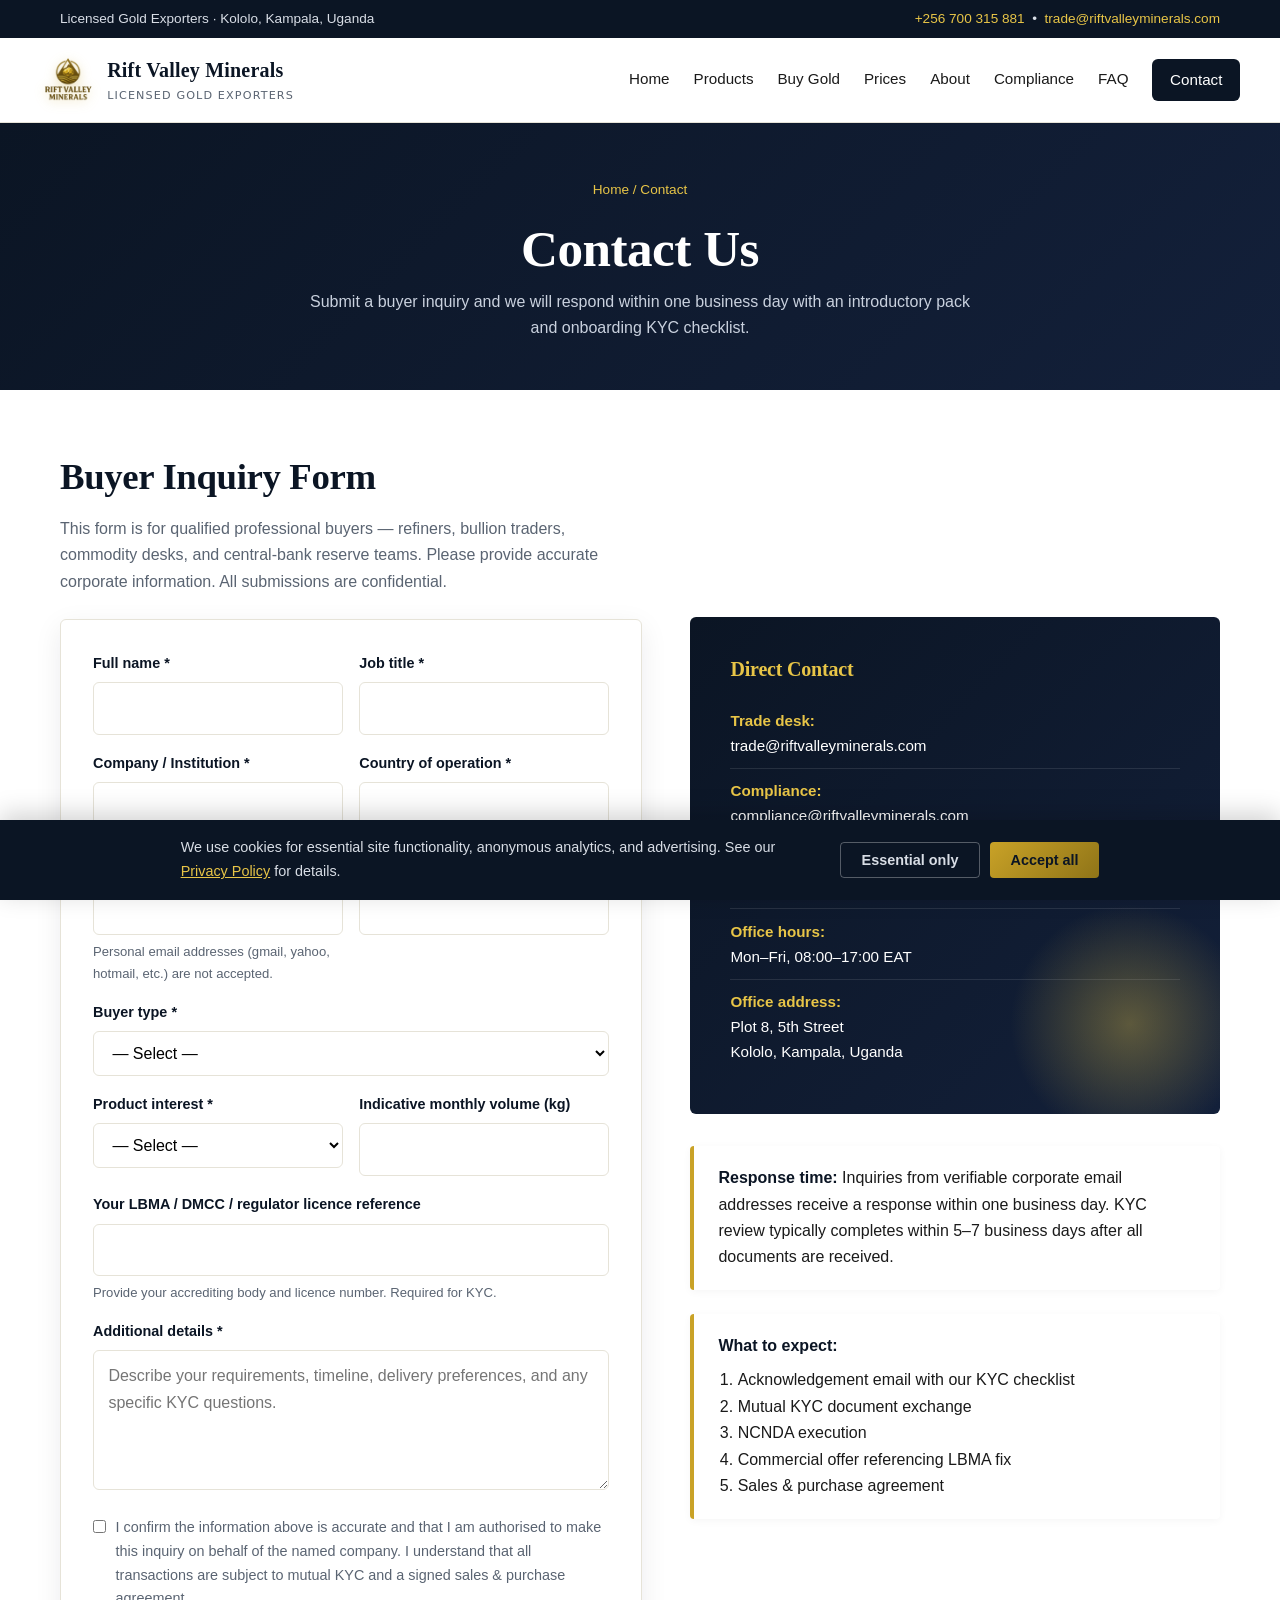
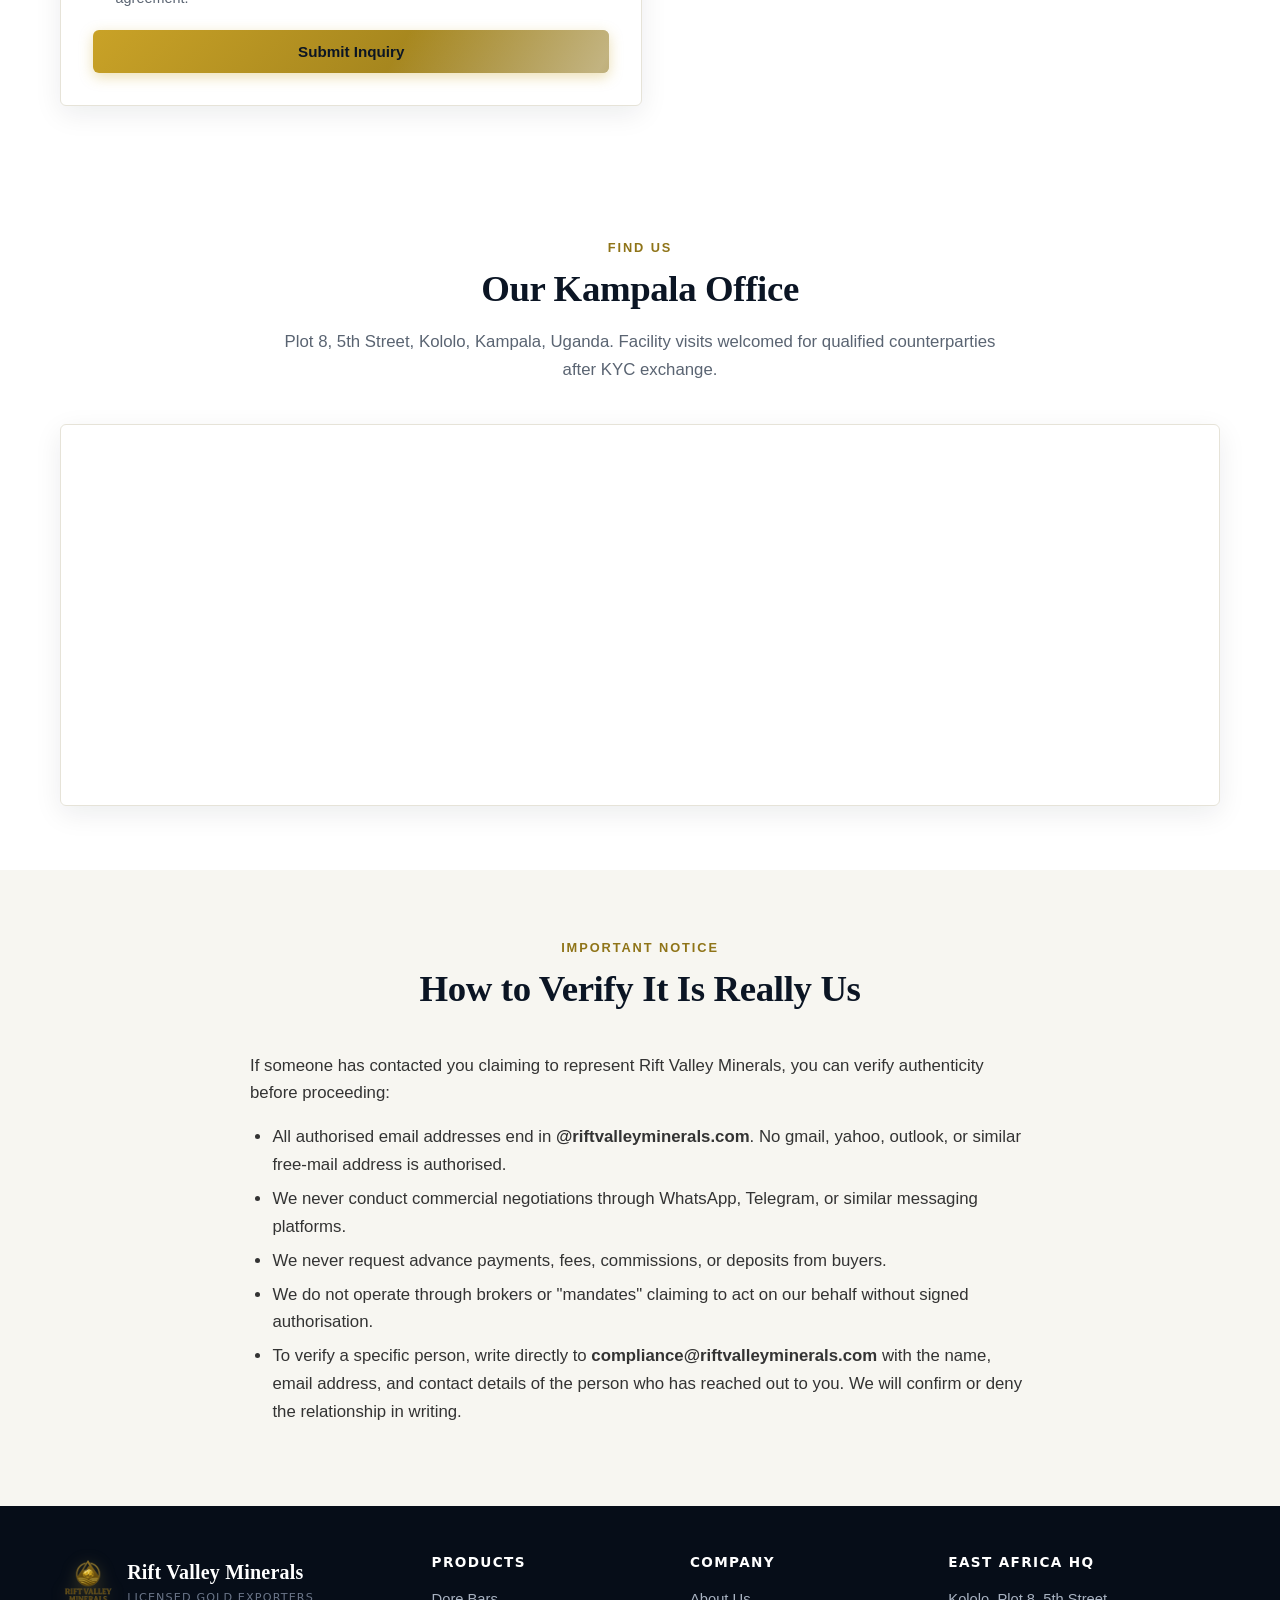
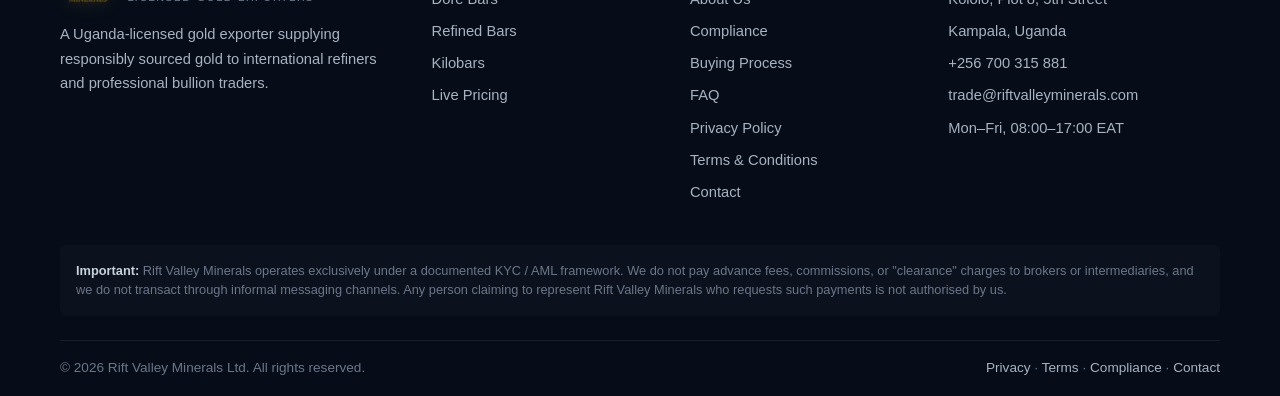
<file: contact.html>
<!DOCTYPE html>
<html lang="en">
<head>
<meta charset="UTF-8">
<meta name="viewport" content="width=device-width, initial-scale=1.0">

<!-- Google tag (gtag.js) — Google Ads + Google Analytics 4 -->
<script async src="https://www.googletagmanager.com/gtag/js?id=G-XXXXXXXXXX"></script>
<script>
  window.dataLayer = window.dataLayer || [];
  function gtag(){dataLayer.push(arguments);}
  gtag('consent', 'default', {
    'ad_storage': 'denied',
    'ad_user_data': 'denied',
    'ad_personalization': 'denied',
    'analytics_storage': 'denied',
    'wait_for_update': 500
  });
  gtag('js', new Date());
  gtag('config', 'G-XXXXXXXXXX', { 'anonymize_ip': true });
  gtag('config', 'AW-XXXXXXXXX');
</script>
<title>Contact Us — Buyer Inquiries | Rift Valley Minerals, Kampala</title>
<meta name="description" content="Contact Rift Valley Minerals at Kololo, Plot 8, 5th Street, Kampala, Uganda. Trade desk: +256 700 315 881 or trade@riftvalleyminerals.com. Buyer inquiry form with built-in KYC qualification for qualified professional buyers.">
<meta name="keywords" content="contact Uganda gold exporter, Rift Valley Minerals phone, Kampala gold trader contact, buyer inquiry gold">
<link rel="canonical" href="https://riftvalleyminerals.com/contact.html">
<link rel="icon" type="image/svg+xml" href="assets/images/favicon.svg">
<link rel="icon" type="image/png" href="assets/images/favicon.png">
<link rel="apple-touch-icon" href="assets/images/logo.png">
<meta property="og:type" content="website">
<meta property="og:title" content="Contact Us | Rift Valley Minerals">
<meta property="og:description" content="Kololo, Plot 8, 5th Street, Kampala, Uganda. +256 700 315 881. trade@riftvalleyminerals.com">
<meta property="og:image" content="https://riftvalleyminerals.com/assets/images/logo.png">
<meta property="og:url" content="https://riftvalleyminerals.com/contact.html">
<meta name="twitter:card" content="summary_large_image">
<!-- Mobile / PWA / Microsoft -->
<link rel="manifest" href="manifest.json">
<meta name="application-name" content="Rift Valley Minerals">
<meta name="apple-mobile-web-app-title" content="Rift Valley">
<meta name="apple-mobile-web-app-capable" content="yes">
<meta name="apple-mobile-web-app-status-bar-style" content="black-translucent">
<meta name="mobile-web-app-capable" content="yes">
<meta name="format-detection" content="telephone=yes">
<meta name="HandheldFriendly" content="True">
<meta name="MobileOptimized" content="320">
<meta name="msapplication-TileColor" content="#0b1524">
<meta name="msapplication-config" content="browserconfig.xml">

<!-- Performance / CDN hints -->
<link rel="preconnect" href="https://www.googletagmanager.com" crossorigin>
<link rel="dns-prefetch" href="https://www.googletagmanager.com">
<link rel="preconnect" href="https://www.google-analytics.com" crossorigin>

<link rel="stylesheet" href="styles.css">
<script type="application/ld+json">
{"@context":"https://schema.org","@type":"BreadcrumbList","itemListElement":[
  {"@type":"ListItem","position":1,"name":"Home","item":"https://riftvalleyminerals.com/"},
  {"@type":"ListItem","position":2,"name":"Contact","item":"https://riftvalleyminerals.com/contact.html"}
]}
</script>
<script type="application/ld+json">
{"@context":"https://schema.org","@type":"ContactPage","name":"Contact Rift Valley Minerals","url":"https://riftvalleyminerals.com/contact.html","mainEntity":{"@type":"Organization","name":"Rift Valley Minerals Ltd.","telephone":"+256700315881","email":"trade@riftvalleyminerals.com","address":{"@type":"PostalAddress","streetAddress":"Plot 8, 5th Street, Kololo","addressLocality":"Kampala","addressCountry":"UG"},"contactPoint":[
  {"@type":"ContactPoint","contactType":"sales","telephone":"+256700315881","email":"trade@riftvalleyminerals.com","availableLanguage":["en"],"hoursAvailable":{"@type":"OpeningHoursSpecification","dayOfWeek":["Monday","Tuesday","Wednesday","Thursday","Friday"],"opens":"08:00","closes":"17:00"}},
  {"@type":"ContactPoint","contactType":"compliance","email":"compliance@riftvalleyminerals.com","availableLanguage":["en"]}
]}}
</script>
</head>
<body>

<div class="topbar">
  <div class="container">
    <span>Licensed Gold Exporters · Kololo, Kampala, Uganda</span>
    <span><a href="tel:+256700315881">+256 700 315 881</a> &nbsp;•&nbsp; <a href="mailto:trade@riftvalleyminerals.com">trade@riftvalleyminerals.com</a></span>
  </div>
</div>

<header class="site-header">
  <div class="container nav-wrap">
    <a href="index.html" class="brand">
      <img class="logo-img" src="assets/images/logo.png" alt="Rift Valley Minerals">
      <span>Rift Valley Minerals<small>Licensed Gold Exporters</small></span>
    </a>
    <button class="menu-toggle" aria-label="Toggle navigation" aria-expanded="false">☰</button>
    <nav class="nav" aria-label="Main">
      <a href="index.html">Home</a>
      <a href="products.html">Products</a>
      <a href="buy-gold.html">Buy Gold</a>
      <a href="prices.html">Prices</a>
      <a href="about.html">About</a>
      <a href="compliance.html">Compliance</a>
      <a href="faq.html">FAQ</a>
      <a href="contact.html" class="cta-btn">Contact</a>
    </nav>
  </div>
</header>

<section class="page-head">
  <div class="container">
    <div class="breadcrumb"><a href="index.html">Home</a> / Contact</div>
    <h1>Contact Us</h1>
    <p>Submit a buyer inquiry and we will respond within one business day
    with an introductory pack and onboarding KYC checklist.</p>
  </div>
</section>

<section>
  <div class="container">
    <div class="split">
      <div>
        <h2>Buyer Inquiry Form</h2>
        <p style="color:var(--muted);margin-bottom:1.5rem">This form is for
        qualified professional buyers — refiners, bullion traders, commodity
        desks, and central-bank reserve teams. Please provide accurate
        corporate information. All submissions are confidential.</p>

        <form class="form contact-form" novalidate>
          <div id="form-ok" class="callout" style="display:none">
            <strong>Thank you.</strong> Your inquiry has been received. We
            will respond within one business day from trade@riftvalleyminerals.com.
          </div>

          <div class="row-2">
            <div>
              <label for="fname">Full name *</label>
              <input type="text" id="fname" name="fname" required>
            </div>
            <div>
              <label for="title">Job title *</label>
              <input type="text" id="title" name="title" required>
            </div>
          </div>

          <div class="row-2">
            <div>
              <label for="company">Company / Institution *</label>
              <input type="text" id="company" name="company" required>
            </div>
            <div>
              <label for="country">Country of operation *</label>
              <input type="text" id="country" name="country" required>
            </div>
          </div>

          <div class="row-2">
            <div>
              <label for="email">Corporate email *</label>
              <input type="email" id="email" name="email" required>
              <small>Personal email addresses (gmail, yahoo, hotmail, etc.) are not accepted.</small>
            </div>
            <div>
              <label for="phone">Direct phone</label>
              <input type="tel" id="phone" name="phone">
            </div>
          </div>

          <label for="btype">Buyer type *</label>
          <select id="btype" name="btype" required>
            <option value="">— Select —</option>
            <option>LBMA-accredited refiner</option>
            <option>DMCC-licensed bullion trader</option>
            <option>Commodity trading house — precious metals desk</option>
            <option>Central bank / sovereign reserve programme</option>
            <option>Regulated private bank — bullion desk</option>
            <option>Other (please specify in message)</option>
          </select>

          <div class="row-2">
            <div>
              <label for="product">Product interest *</label>
              <select id="product" name="product" required>
                <option value="">— Select —</option>
                <option>Dore bars (85–92%)</option>
                <option>Refined bars (99.5%+)</option>
                <option>Kilobars (999.9)</option>
                <option>Multiple / to be discussed</option>
              </select>
            </div>
            <div>
              <label for="volume">Indicative monthly volume (kg)</label>
              <input type="number" id="volume" name="volume" min="0" step="1">
            </div>
          </div>

          <label for="license">Your LBMA / DMCC / regulator licence reference</label>
          <input type="text" id="license" name="license">
          <small>Provide your accrediting body and licence number. Required for KYC.</small>

          <label for="message">Additional details *</label>
          <textarea id="message" name="message" required placeholder="Describe your requirements, timeline, delivery preferences, and any specific KYC questions."></textarea>

          <label style="display:flex;gap:.6rem;align-items:flex-start;font-weight:400;color:var(--muted);font-size:.9rem;margin-bottom:1.2rem">
            <input type="checkbox" name="agree" required style="width:auto;margin-top:.25rem;margin-bottom:0">
            <span>I confirm the information above is accurate and that I am
            authorised to make this inquiry on behalf of the named company.
            I understand that all transactions are subject to mutual KYC and
            a signed sales &amp; purchase agreement.</span>
          </label>

          <button type="submit" class="btn btn-primary" style="width:100%">Submit Inquiry</button>
        </form>
      </div>

      <aside>
        <div class="visual-block">
          <h3>Direct Contact</h3>
          <ul>
            <li><strong>Trade desk:</strong><br>trade@riftvalleyminerals.com</li>
            <li><strong>Compliance:</strong><br>compliance@riftvalleyminerals.com</li>
            <li><strong>Phone:</strong><br>+256 700 315 881</li>
            <li><strong>Office hours:</strong><br>Mon–Fri, 08:00–17:00 EAT</li>
            <li><strong>Office address:</strong><br>Plot 8, 5th Street<br>Kololo, Kampala, Uganda</li>
          </ul>
        </div>

        <div class="callout mt-2">
          <strong>Response time:</strong> Inquiries from verifiable corporate
          email addresses receive a response within one business day. KYC
          review typically completes within 5–7 business days after all
          documents are received.
        </div>

        <div class="callout">
          <strong>What to expect:</strong>
          <ol style="padding-left:1.2rem;margin-top:.5rem">
            <li>Acknowledgement email with our KYC checklist</li>
            <li>Mutual KYC document exchange</li>
            <li>NCNDA execution</li>
            <li>Commercial offer referencing LBMA fix</li>
            <li>Sales &amp; purchase agreement</li>
          </ol>
        </div>
      </aside>
    </div>
  </div>
</section>

<section>
  <div class="container">
    <div class="section-head">
      <span class="eyebrow">Find Us</span>
      <h2>Our Kampala Office</h2>
      <p>Plot 8, 5th Street, Kololo, Kampala, Uganda. Facility visits
      welcomed for qualified counterparties after KYC exchange.</p>
    </div>
    <div class="map-wrap">
      <iframe
        src="https://maps.google.com/maps?q=Kololo%20Plot%208%205th%20Street%20Kampala%20Uganda&t=&z=15&ie=UTF8&iwloc=&output=embed"
        title="Rift Valley Minerals office, Kololo, Kampala"
        loading="lazy"
        referrerpolicy="no-referrer-when-downgrade"
        allowfullscreen></iframe>
    </div>
  </div>
</section>

<section class="alt">
  <div class="container">
    <div class="section-head">
      <span class="eyebrow">Important Notice</span>
      <h2>How to Verify It Is Really Us</h2>
    </div>
    <div class="prose" style="margin:0 auto">
      <p>If someone has contacted you claiming to represent Rift Valley
      Minerals, you can verify authenticity before proceeding:</p>
      <ul>
        <li>All authorised email addresses end in
        <strong>@riftvalleyminerals.com</strong>. No gmail, yahoo, outlook,
        or similar free-mail address is authorised.</li>
        <li>We never conduct commercial negotiations through WhatsApp,
        Telegram, or similar messaging platforms.</li>
        <li>We never request advance payments, fees, commissions, or
        deposits from buyers.</li>
        <li>We do not operate through brokers or "mandates" claiming to act
        on our behalf without signed authorisation.</li>
        <li>To verify a specific person, write directly to
        <strong>compliance@riftvalleyminerals.com</strong> with the name,
        email address, and contact details of the person who has reached
        out to you. We will confirm or deny the relationship in writing.</li>
      </ul>
    </div>
  </div>
</section>

<footer class="site-footer">
  <div class="container">
    <div class="footer-grid">
      <div>
        <a href="index.html" class="brand">
          <img class="logo-img" src="assets/images/logo.png" alt="Rift Valley Minerals">
          <span>Rift Valley Minerals<small style="color:#6b7689">Licensed Gold Exporters</small></span>
        </a>
        <p style="color:#a8b2c1;margin-top:.8rem">A Uganda-licensed gold exporter supplying responsibly sourced gold to international refiners and professional bullion traders.</p>
      </div>
      <div>
        <h4>Products</h4>
        <ul>
          <li><a href="products.html">Dore Bars</a></li>
          <li><a href="products.html">Refined Bars</a></li>
          <li><a href="products.html">Kilobars</a></li>
          <li><a href="prices.html">Live Pricing</a></li>
        </ul>
      </div>
      <div>
        <h4>Company</h4>
        <ul>
          <li><a href="about.html">About Us</a></li>
          <li><a href="compliance.html">Compliance</a></li>
          <li><a href="buy-gold.html">Buying Process</a></li>
          <li><a href="faq.html">FAQ</a></li>
          <li><a href="privacy.html">Privacy Policy</a></li>
          <li><a href="terms.html">Terms &amp; Conditions</a></li>
          <li><a href="contact.html">Contact</a></li>
        </ul>
      </div>
      <div>
        <h4>East Africa HQ</h4>
        <ul>
          <li>Kololo, Plot 8, 5th Street</li>
          <li>Kampala, Uganda</li>
          <li><a href="tel:+256700315881">+256 700 315 881</a></li>
          <li><a href="mailto:trade@riftvalleyminerals.com">trade@riftvalleyminerals.com</a></li>
          <li>Mon–Fri, 08:00–17:00 EAT</li>
        </ul>
      </div>
    </div>
    <div class="disclaimer">
      <strong style="color:#c9d1de">Important:</strong> Rift Valley Minerals operates exclusively under a documented KYC / AML framework. We do not pay advance fees, commissions, or "clearance" charges to brokers or intermediaries, and we do not transact through informal messaging channels. Any person claiming to represent Rift Valley Minerals who requests such payments is not authorised by us.
    </div>
    <div class="footer-bottom">
      <span>© <span id="yr"></span> Rift Valley Minerals Ltd. All rights reserved.</span>
      <span><a href="privacy.html">Privacy</a> · <a href="terms.html">Terms</a> · <a href="compliance.html">Compliance</a> · <a href="contact.html">Contact</a></span>
    </div>
  </div>
</footer>

<script>document.getElementById('yr').textContent = new Date().getFullYear();</script>
<script src="config.js"></script><script src="script.js"></script>
</body>
</html>
</file>
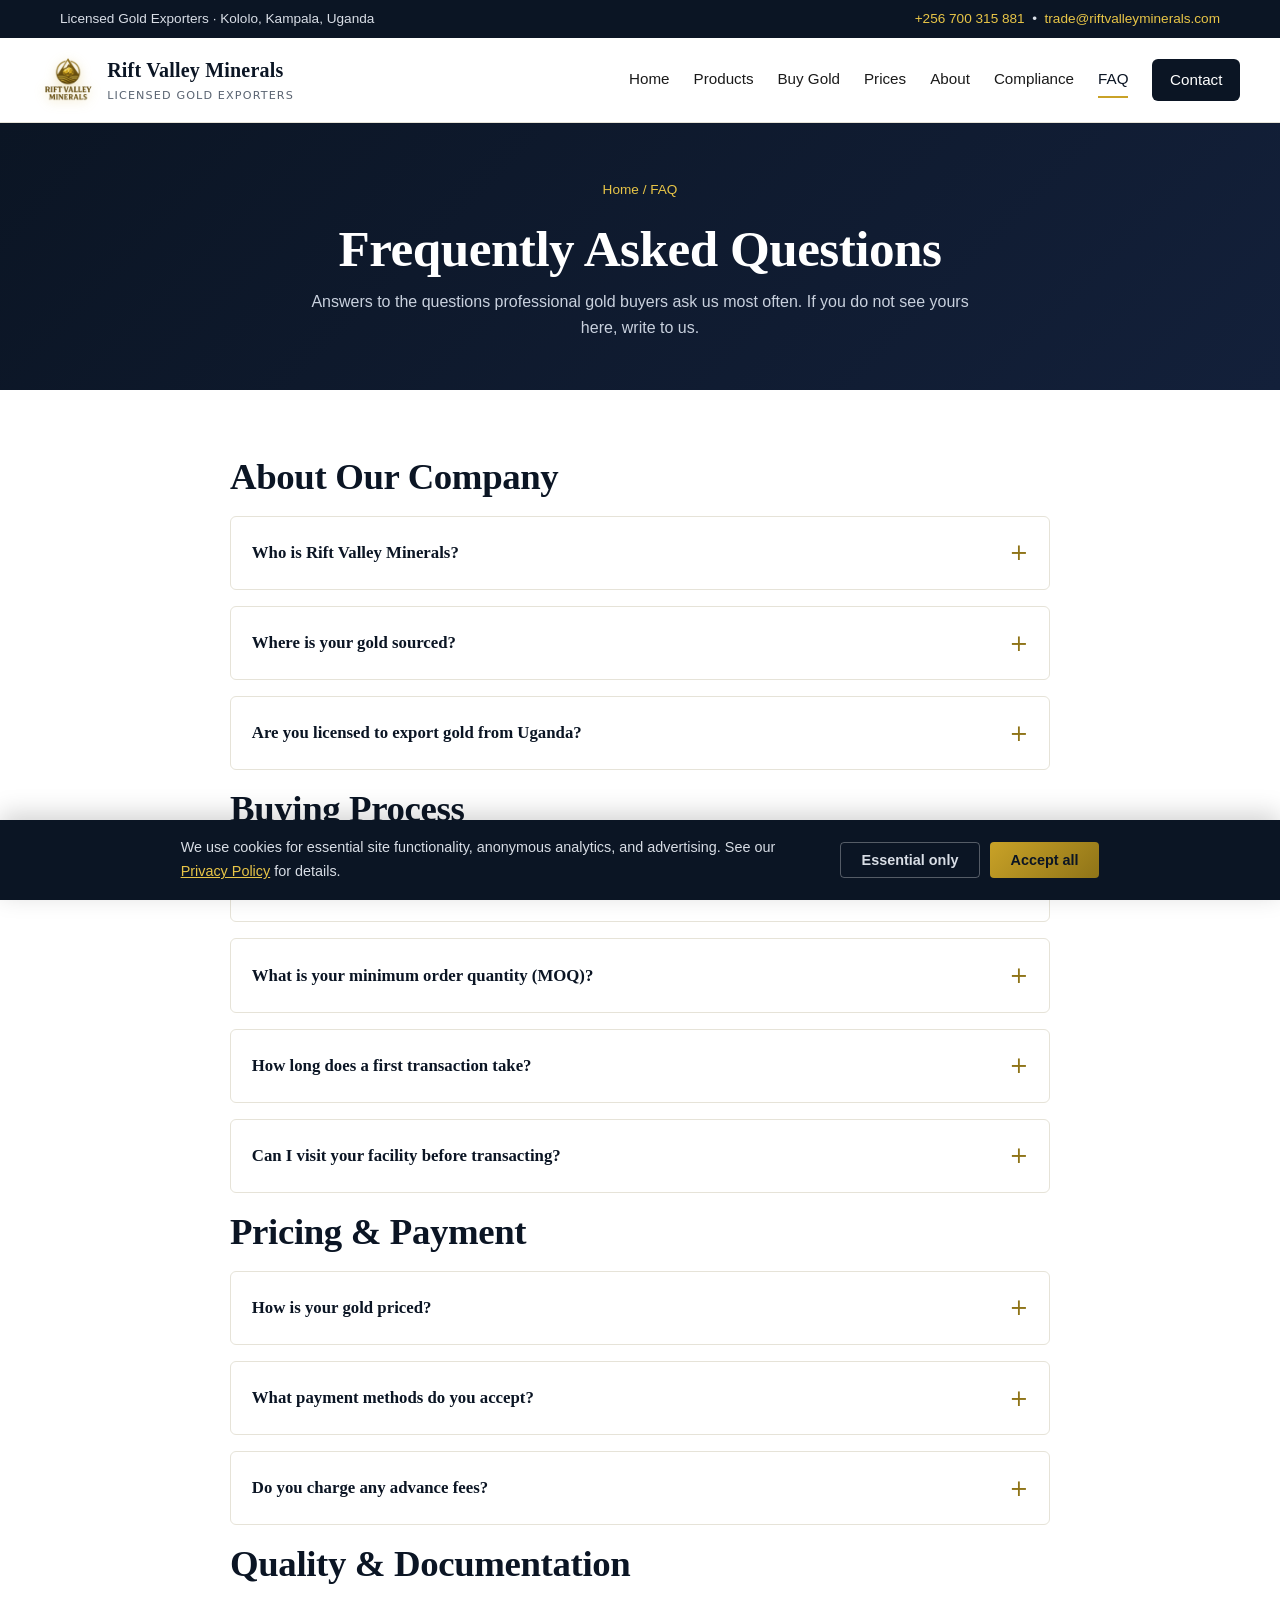
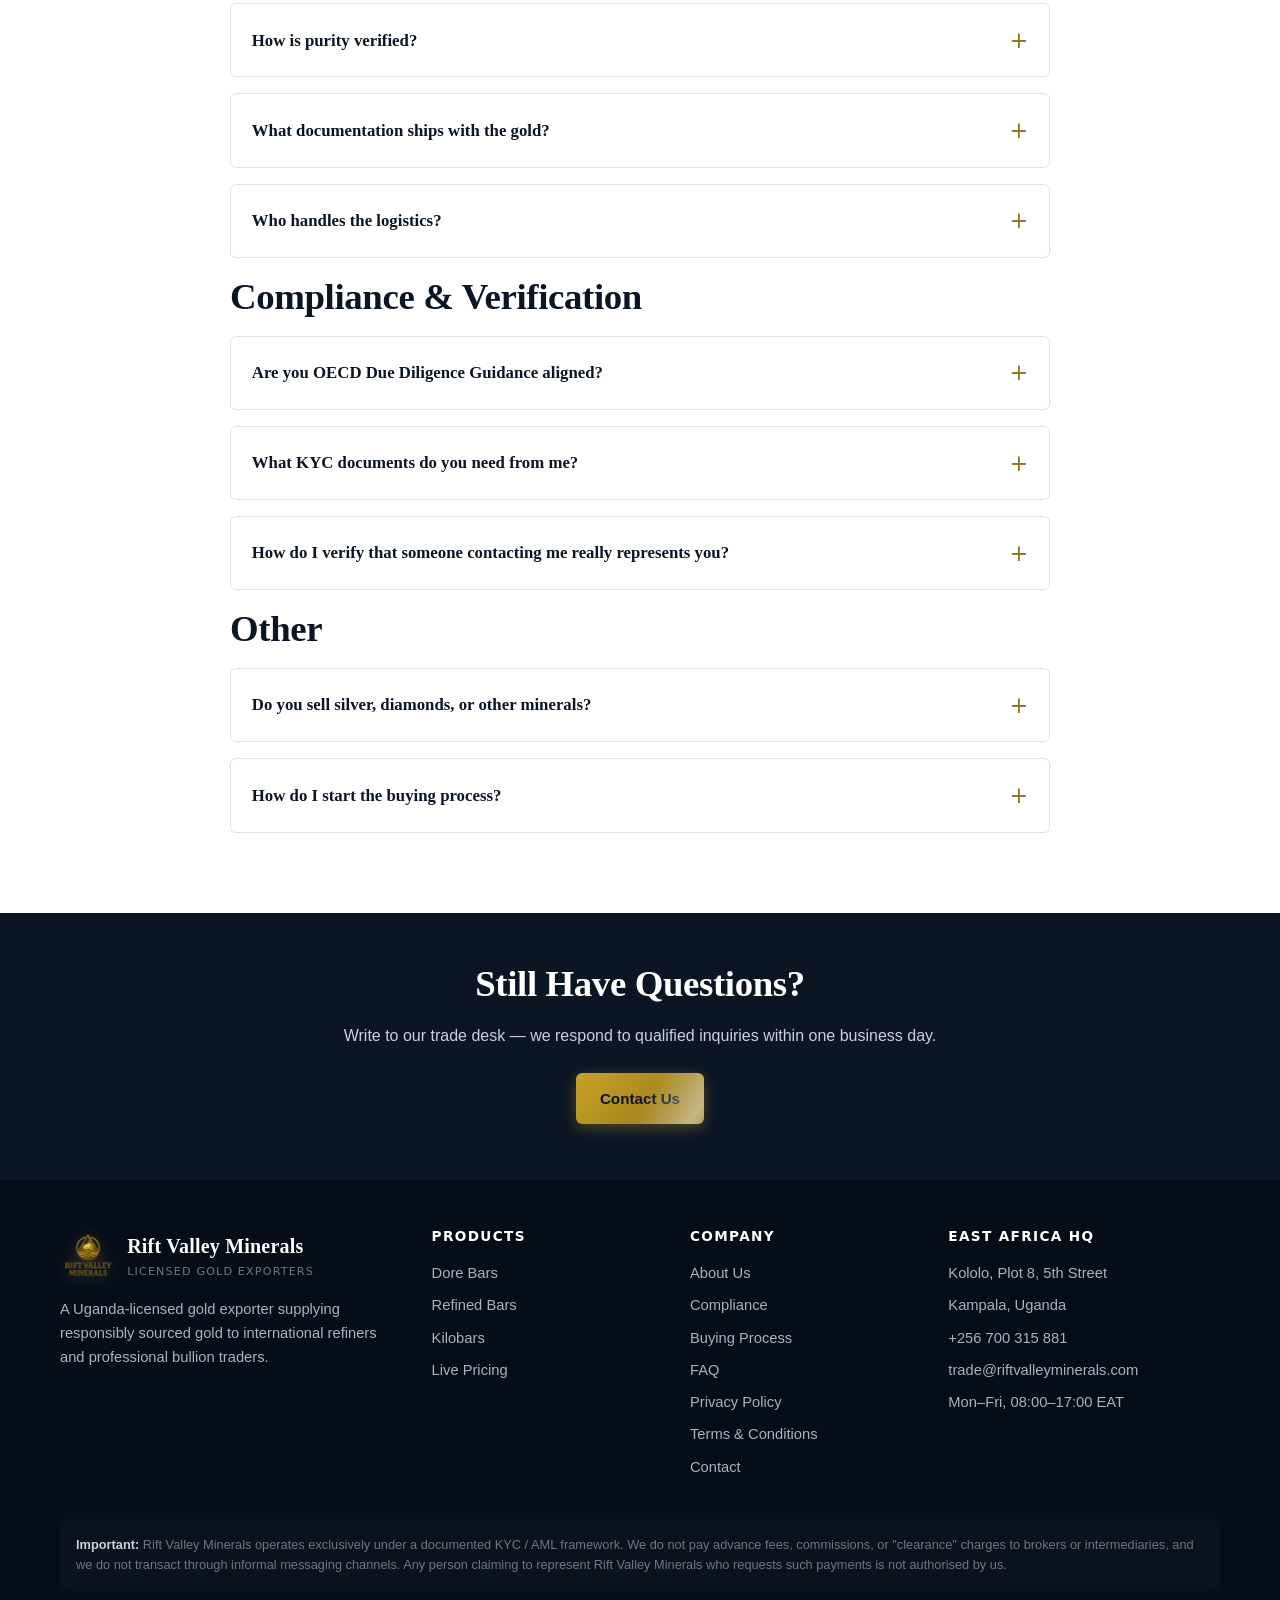
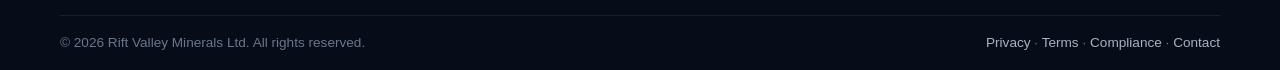
<file: faq.html>
<!DOCTYPE html>
<html lang="en">
<head>
<meta charset="UTF-8">
<meta name="viewport" content="width=device-width, initial-scale=1.0">

<!-- Google tag (gtag.js) — Google Ads + Google Analytics 4 -->
<script async src="https://www.googletagmanager.com/gtag/js?id=G-XXXXXXXXXX"></script>
<script>
  window.dataLayer = window.dataLayer || [];
  function gtag(){dataLayer.push(arguments);}
  gtag('consent', 'default', {
    'ad_storage': 'denied',
    'ad_user_data': 'denied',
    'ad_personalization': 'denied',
    'analytics_storage': 'denied',
    'wait_for_update': 500
  });
  gtag('js', new Date());
  gtag('config', 'G-XXXXXXXXXX', { 'anonymize_ip': true });
  gtag('config', 'AW-XXXXXXXXX');
</script>
<title>FAQ — Buying Gold from Rift Valley Minerals, Uganda</title>
<meta name="description" content="Frequently asked questions about buying gold from Rift Valley Minerals — KYC, pricing, minimum order quantities, payment terms, delivery, compliance, and how to verify authenticity.">
<meta name="keywords" content="gold FAQ Uganda, how to buy gold Africa, gold KYC questions, gold minimum order, gold payment terms, Uganda gold exporter FAQ">
<link rel="canonical" href="https://riftvalleyminerals.com/faq.html">
<link rel="icon" type="image/svg+xml" href="assets/images/favicon.svg">
<link rel="icon" type="image/png" href="assets/images/favicon.png">
<link rel="apple-touch-icon" href="assets/images/logo.png">
<meta property="og:type" content="website">
<meta property="og:title" content="FAQ — Buying Gold from Rift Valley Minerals">
<meta property="og:description" content="Answers to the questions professional gold buyers ask before onboarding.">
<meta property="og:image" content="https://riftvalleyminerals.com/assets/images/logo.png">
<meta property="og:url" content="https://riftvalleyminerals.com/faq.html">
<!-- Mobile / PWA / Microsoft -->
<link rel="manifest" href="manifest.json">
<meta name="application-name" content="Rift Valley Minerals">
<meta name="apple-mobile-web-app-title" content="Rift Valley">
<meta name="apple-mobile-web-app-capable" content="yes">
<meta name="apple-mobile-web-app-status-bar-style" content="black-translucent">
<meta name="mobile-web-app-capable" content="yes">
<meta name="format-detection" content="telephone=yes">
<meta name="HandheldFriendly" content="True">
<meta name="MobileOptimized" content="320">
<meta name="msapplication-TileColor" content="#0b1524">
<meta name="msapplication-config" content="browserconfig.xml">

<!-- Performance / CDN hints -->
<link rel="preconnect" href="https://www.googletagmanager.com" crossorigin>
<link rel="dns-prefetch" href="https://www.googletagmanager.com">
<link rel="preconnect" href="https://www.google-analytics.com" crossorigin>

<link rel="stylesheet" href="styles.css">
<script type="application/ld+json">
{"@context":"https://schema.org","@type":"BreadcrumbList","itemListElement":[
  {"@type":"ListItem","position":1,"name":"Home","item":"https://riftvalleyminerals.com/"},
  {"@type":"ListItem","position":2,"name":"FAQ","item":"https://riftvalleyminerals.com/faq.html"}
]}
</script>
<script type="application/ld+json">
{
  "@context": "https://schema.org",
  "@type": "FAQPage",
  "mainEntity": [
    {"@type":"Question","name":"Who does Rift Valley Minerals sell to?","acceptedAnswer":{"@type":"Answer","text":"LBMA-accredited refiners, DMCC-licensed bullion traders, regulated commodity trading houses, central bank reserve programmes, and regulated private banks with a bullion desk. We do not sell to retail investors or unverified brokers."}},
    {"@type":"Question","name":"What are your minimum order quantities?","acceptedAnswer":{"@type":"Answer","text":"Typical MOQs are 25 kg for dore, 5-10 kg for refined bars, and 10 kg for 999.9 kilobars. Exact MOQs are confirmed in the commercial offer following KYC."}},
    {"@type":"Question","name":"How is pricing determined?","acceptedAnswer":{"@type":"Answer","text":"All pricing references the LBMA AM/PM Gold Price. The final price is calculated as LBMA Fix x Fineness minus a transparent discount based on product grade, volume, delivery terms, and payment mechanism."}},
    {"@type":"Question","name":"What payment methods do you accept?","acceptedAnswer":{"@type":"Answer","text":"SWIFT wire against documents, irrevocable documentary letter of credit, or post-refining settlement for sales into LBMA refiners. We do not accept cash, cryptocurrency, advance payments, or any form of SBLC/BG monetisation."}},
    {"@type":"Question","name":"How long does a transaction take?","acceptedAnswer":{"@type":"Answer","text":"First-time transactions typically run 3 to 6 weeks from initial contact to delivery, driven primarily by KYC exchange and LC issuance. Repeat transactions with established counterparties run 10-15 business days from SPA to delivery."}},
    {"@type":"Question","name":"Can I visit your facility?","acceptedAnswer":{"@type":"Answer","text":"Yes. Facility visits are welcomed for qualified counterparties after mutual KYC exchange is complete. Our facility is in Kololo, Kampala, Uganda."}}
  ]
}
</script>
</head>
<body>

<div class="topbar">
  <div class="container">
    <span>Licensed Gold Exporters · Kololo, Kampala, Uganda</span>
    <span><a href="tel:+256700315881">+256 700 315 881</a> &nbsp;•&nbsp; <a href="mailto:trade@riftvalleyminerals.com">trade@riftvalleyminerals.com</a></span>
  </div>
</div>

<header class="site-header">
  <div class="container nav-wrap">
    <a href="index.html" class="brand">
      <img class="logo-img" src="assets/images/logo.png" alt="Rift Valley Minerals">
      <span>Rift Valley Minerals<small>Licensed Gold Exporters</small></span>
    </a>
    <button class="menu-toggle" aria-label="Toggle navigation" aria-expanded="false">☰</button>
    <nav class="nav" aria-label="Main">
      <a href="index.html">Home</a>
      <a href="products.html">Products</a>
      <a href="buy-gold.html">Buy Gold</a>
      <a href="prices.html">Prices</a>
      <a href="about.html">About</a>
      <a href="compliance.html">Compliance</a>
      <a href="faq.html">FAQ</a>
      <a href="contact.html" class="cta-btn">Contact</a>
    </nav>
  </div>
</header>

<section class="page-head">
  <div class="container">
    <div class="breadcrumb"><a href="index.html">Home</a> / FAQ</div>
    <h1>Frequently Asked Questions</h1>
    <p>Answers to the questions professional gold buyers ask us most often.
    If you do not see yours here, write to us.</p>
  </div>
</section>

<section>
  <div class="container" style="max-width:860px">

    <h2 style="margin-top:0">About Our Company</h2>

    <details class="faq-item">
      <summary>Who is Rift Valley Minerals?</summary>
      <div class="faq-body">
        <p>Rift Valley Minerals Ltd. is a Uganda-licensed gold exporter
        headquartered in Kololo, Kampala. We buy refined and semi-refined
        gold from registered Ugandan mining cooperatives and export it to
        LBMA-accredited refiners, DMCC-licensed bullion traders, and other
        professional buyers worldwide. We have 14+ years of international
        operations, 2,000+ completed transactions, and currently maintain
        2,500 kg+ of inventory across 12 countries of active operations.</p>
      </div>
    </details>

    <details class="faq-item">
      <summary>Where is your gold sourced?</summary>
      <div class="faq-body">
        <p>Our source cooperatives operate in Uganda's main artisanal and
        small-scale mining regions: Karamoja (north-east), Busia (east), and
        Mubende (central). Every cooperative we buy from is registered with
        the Directorate of Geological Survey and Mines.</p>
      </div>
    </details>

    <details class="faq-item">
      <summary>Are you licensed to export gold from Uganda?</summary>
      <div class="faq-body">
        <p>Yes. We hold a valid Ministry of Energy and Mineral Development
        (MEMD) export licence and are registered with the Uganda Registration
        Services Bureau (URSB), the Uganda Revenue Authority (URA), and the
        Financial Intelligence Authority (FIA). Certified copies of our
        licences are provided to verified counterparties as part of onboarding
        KYC.</p>
      </div>
    </details>

    <h2>Buying Process</h2>

    <details class="faq-item">
      <summary>Who can buy from you?</summary>
      <div class="faq-body">
        <p>We sell to professional and institutional buyers only. This
        typically means LBMA-accredited refiners, DMCC-licensed bullion
        traders, precious-metals desks at regulated commodity trading houses,
        central bank reserve programmes, and regulated private banks with a
        bullion desk.</p>
        <p>We do not sell to retail investors, unlicensed brokers, or any
        counterparty unable to complete our onboarding KYC.</p>
      </div>
    </details>

    <details class="faq-item">
      <summary>What is your minimum order quantity (MOQ)?</summary>
      <div class="faq-body">
        <p>Typical MOQs are 25 kg for dore, 5-10 kg for refined bars,
        and 10 kg for 999.9 kilobars. Exact MOQs and maximum single-shipment
        quantities are confirmed in the commercial offer following KYC.</p>
      </div>
    </details>

    <details class="faq-item">
      <summary>How long does a first transaction take?</summary>
      <div class="faq-body">
        <p>First-time transactions typically run 3 to 6 weeks from initial
        contact to delivery. KYC exchange and LC issuance drive most of that
        timeline. Repeat transactions with established counterparties run
        10-15 business days from signed SPA to delivery.</p>
      </div>
    </details>

    <details class="faq-item">
      <summary>Can I visit your facility before transacting?</summary>
      <div class="faq-body">
        <p>Yes — and we encourage it for any buyer considering a significant
        ongoing relationship. Facility visits can be scheduled once mutual KYC
        is complete. Our office is at Plot 8, 5th Street, Kololo, Kampala,
        Uganda.</p>
      </div>
    </details>

    <h2>Pricing &amp; Payment</h2>

    <details class="faq-item">
      <summary>How is your gold priced?</summary>
      <div class="faq-body">
        <p>All pricing references the LBMA AM or PM Gold Price — the same
        benchmark used by central banks, commercial banks, and every
        LBMA-accredited refiner. The final price is calculated as:</p>
        <p><strong>Final Price = LBMA Fix &times; Fineness &minus; Discount</strong></p>
        <p>Where the discount reflects product grade (dore vs. refined),
        volume, delivery terms, and payment mechanism. Indicative discount
        ranges are published on our <a href="prices.html">Prices</a> page.</p>
      </div>
    </details>

    <details class="faq-item">
      <summary>What payment methods do you accept?</summary>
      <div class="faq-body">
        <p>SWIFT wire transfer against documents, or irrevocable documentary
        letter of credit (LC) issued by the buyer's bank and confirmed by a
        tier-1 correspondent. For sales into LBMA-accredited refiners we can
        also settle post-refining against final assay.</p>
        <p>We do not accept: cash, cryptocurrency, personal-account
        transfers, advance payments of any kind, SBLC or BG monetisation
        schemes, or third-party "mandate" payments.</p>
      </div>
    </details>

    <details class="faq-item">
      <summary>Do you charge any advance fees?</summary>
      <div class="faq-body">
        <p><strong>No.</strong> We do not charge anti-terrorism fees, clearance
        fees, commission fees, refinery allocation fees, escrow release fees,
        or any other form of advance payment. Anyone requesting such fees in
        our name is committing fraud — please report them to
        <strong>compliance@riftvalleyminerals.com</strong>.</p>
      </div>
    </details>

    <h2>Quality &amp; Documentation</h2>

    <details class="faq-item">
      <summary>How is purity verified?</summary>
      <div class="faq-body">
        <p>Every consignment is assayed by an independent third-party
        laboratory before export. We work with SGS Uganda, Alfred H Knight,
        and Alex Stewart International. Buyers may also nominate their own
        independent assayer to inspect the consignment at our facility or
        at a neutral bonded location.</p>
      </div>
    </details>

    <details class="faq-item">
      <summary>What documentation ships with the gold?</summary>
      <div class="faq-body">
        <p>Every shipment includes: third-party assay certificate, bar list
        with serial numbers and weights, commercial invoice (LBMA-referenced),
        Uganda certificate of origin, MEMD export permit, DGDA clearance (as
        applicable), secure courier airway bill, and insurance certificate.</p>
      </div>
    </details>

    <details class="faq-item">
      <summary>Who handles the logistics?</summary>
      <div class="faq-body">
        <p>Shipment is handled by internationally accredited secure logistics
        providers: Brinks, G4Si, or Loomis, depending on the buyer's
        preference and destination. Gold is dispatched from Entebbe
        International Airport.</p>
      </div>
    </details>

    <h2>Compliance &amp; Verification</h2>

    <details class="faq-item">
      <summary>Are you OECD Due Diligence Guidance aligned?</summary>
      <div class="faq-body">
        <p>Yes. We align our supply chain with the OECD Due Diligence Guidance
        for Responsible Supply Chains of Minerals from Conflict-Affected and
        High-Risk Areas, with specific reference to Supplement II on gold.
        Our full five-step framework is described on our
        <a href="compliance.html">Compliance</a> page.</p>
      </div>
    </details>

    <details class="faq-item">
      <summary>What KYC documents do you need from me?</summary>
      <div class="faq-body">
        <p>Certificate of incorporation or business registration, licence
        number (LBMA, DMCC, national bullion licence, etc.), directors'
        identification and proof of address, ultimate beneficial ownership
        disclosure, bank reference letter from a tier-1 institution, AML/CFT
        policy summary, and trade references from prior counterparties.</p>
      </div>
    </details>

    <details class="faq-item">
      <summary>How do I verify that someone contacting me really represents you?</summary>
      <div class="faq-body">
        <p>All authorised Rift Valley Minerals emails end in
        <strong>@riftvalleyminerals.com</strong>. No free-mail address
        (gmail, yahoo, outlook) is authorised. We never negotiate through
        WhatsApp, Telegram, or similar platforms.</p>
        <p>If you are uncertain, write directly to
        <strong>compliance@riftvalleyminerals.com</strong> with the name,
        email, and contact details of the person who contacted you. We will
        confirm or deny the relationship in writing.</p>
      </div>
    </details>

    <h2>Other</h2>

    <details class="faq-item">
      <summary>Do you sell silver, diamonds, or other minerals?</summary>
      <div class="faq-body">
        <p>Our primary business is gold. Silver and other precious metals may
        be available on request. We do not trade in diamonds, gemstones, or
        any mineral subject to Kimberley Process restrictions.</p>
      </div>
    </details>

    <details class="faq-item">
      <summary>How do I start the buying process?</summary>
      <div class="faq-body">
        <p>Submit an inquiry through our <a href="contact.html">Contact</a>
        form with your corporate details. We will respond within one business
        day with an introductory pack and the onboarding KYC checklist.</p>
      </div>
    </details>

  </div>
</section>

<section class="contact-strip">
  <div class="container">
    <h2>Still Have Questions?</h2>
    <p>Write to our trade desk — we respond to qualified inquiries within one business day.</p>
    <a href="contact.html" class="btn btn-primary">Contact Us</a>
  </div>
</section>

<footer class="site-footer">
  <div class="container">
    <div class="footer-grid">
      <div>
        <a href="index.html" class="brand">
          <img class="logo-img" src="assets/images/logo.png" alt="Rift Valley Minerals">
          <span>Rift Valley Minerals<small style="color:#6b7689">Licensed Gold Exporters</small></span>
        </a>
        <p style="color:#a8b2c1;margin-top:.8rem">A Uganda-licensed gold exporter supplying responsibly sourced gold to international refiners and professional bullion traders.</p>
      </div>
      <div>
        <h4>Products</h4>
        <ul>
          <li><a href="products.html">Dore Bars</a></li>
          <li><a href="products.html">Refined Bars</a></li>
          <li><a href="products.html">Kilobars</a></li>
          <li><a href="prices.html">Live Pricing</a></li>
        </ul>
      </div>
      <div>
        <h4>Company</h4>
        <ul>
          <li><a href="about.html">About Us</a></li>
          <li><a href="compliance.html">Compliance</a></li>
          <li><a href="buy-gold.html">Buying Process</a></li>
          <li><a href="faq.html">FAQ</a></li>
          <li><a href="privacy.html">Privacy Policy</a></li>
          <li><a href="terms.html">Terms &amp; Conditions</a></li>
          <li><a href="contact.html">Contact</a></li>
        </ul>
      </div>
      <div>
        <h4>East Africa HQ</h4>
        <ul>
          <li>Kololo, Plot 8, 5th Street</li>
          <li>Kampala, Uganda</li>
          <li><a href="tel:+256700315881">+256 700 315 881</a></li>
          <li><a href="mailto:trade@riftvalleyminerals.com">trade@riftvalleyminerals.com</a></li>
          <li>Mon–Fri, 08:00–17:00 EAT</li>
        </ul>
      </div>
    </div>
    <div class="disclaimer">
      <strong style="color:#c9d1de">Important:</strong> Rift Valley Minerals operates exclusively under a documented KYC / AML framework. We do not pay advance fees, commissions, or "clearance" charges to brokers or intermediaries, and we do not transact through informal messaging channels. Any person claiming to represent Rift Valley Minerals who requests such payments is not authorised by us.
    </div>
    <div class="footer-bottom">
      <span>© <span id="yr"></span> Rift Valley Minerals Ltd. All rights reserved.</span>
      <span><a href="privacy.html">Privacy</a> · <a href="terms.html">Terms</a> · <a href="compliance.html">Compliance</a> · <a href="contact.html">Contact</a></span>
    </div>
  </div>
</footer>

<script>document.getElementById('yr').textContent = new Date().getFullYear();</script>
<script src="config.js"></script><script src="script.js"></script>
</body>
</html>
</file>
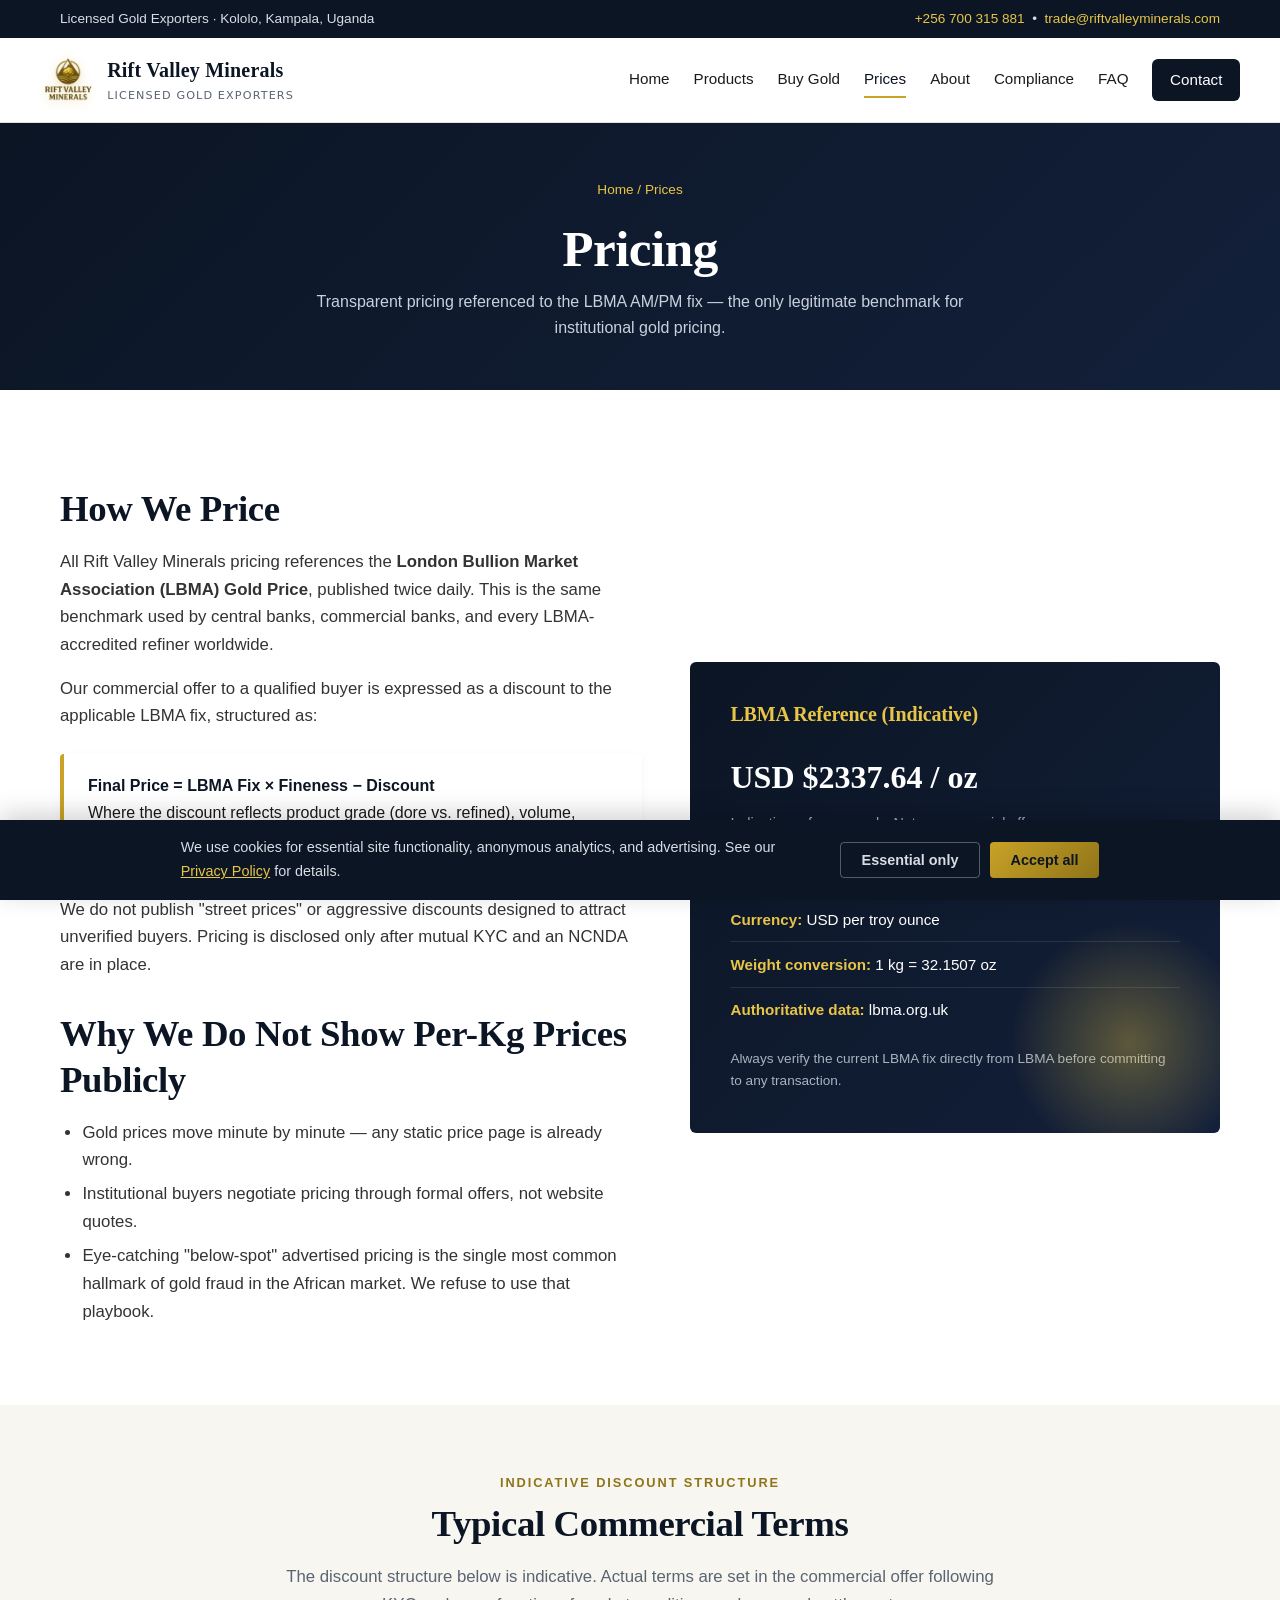
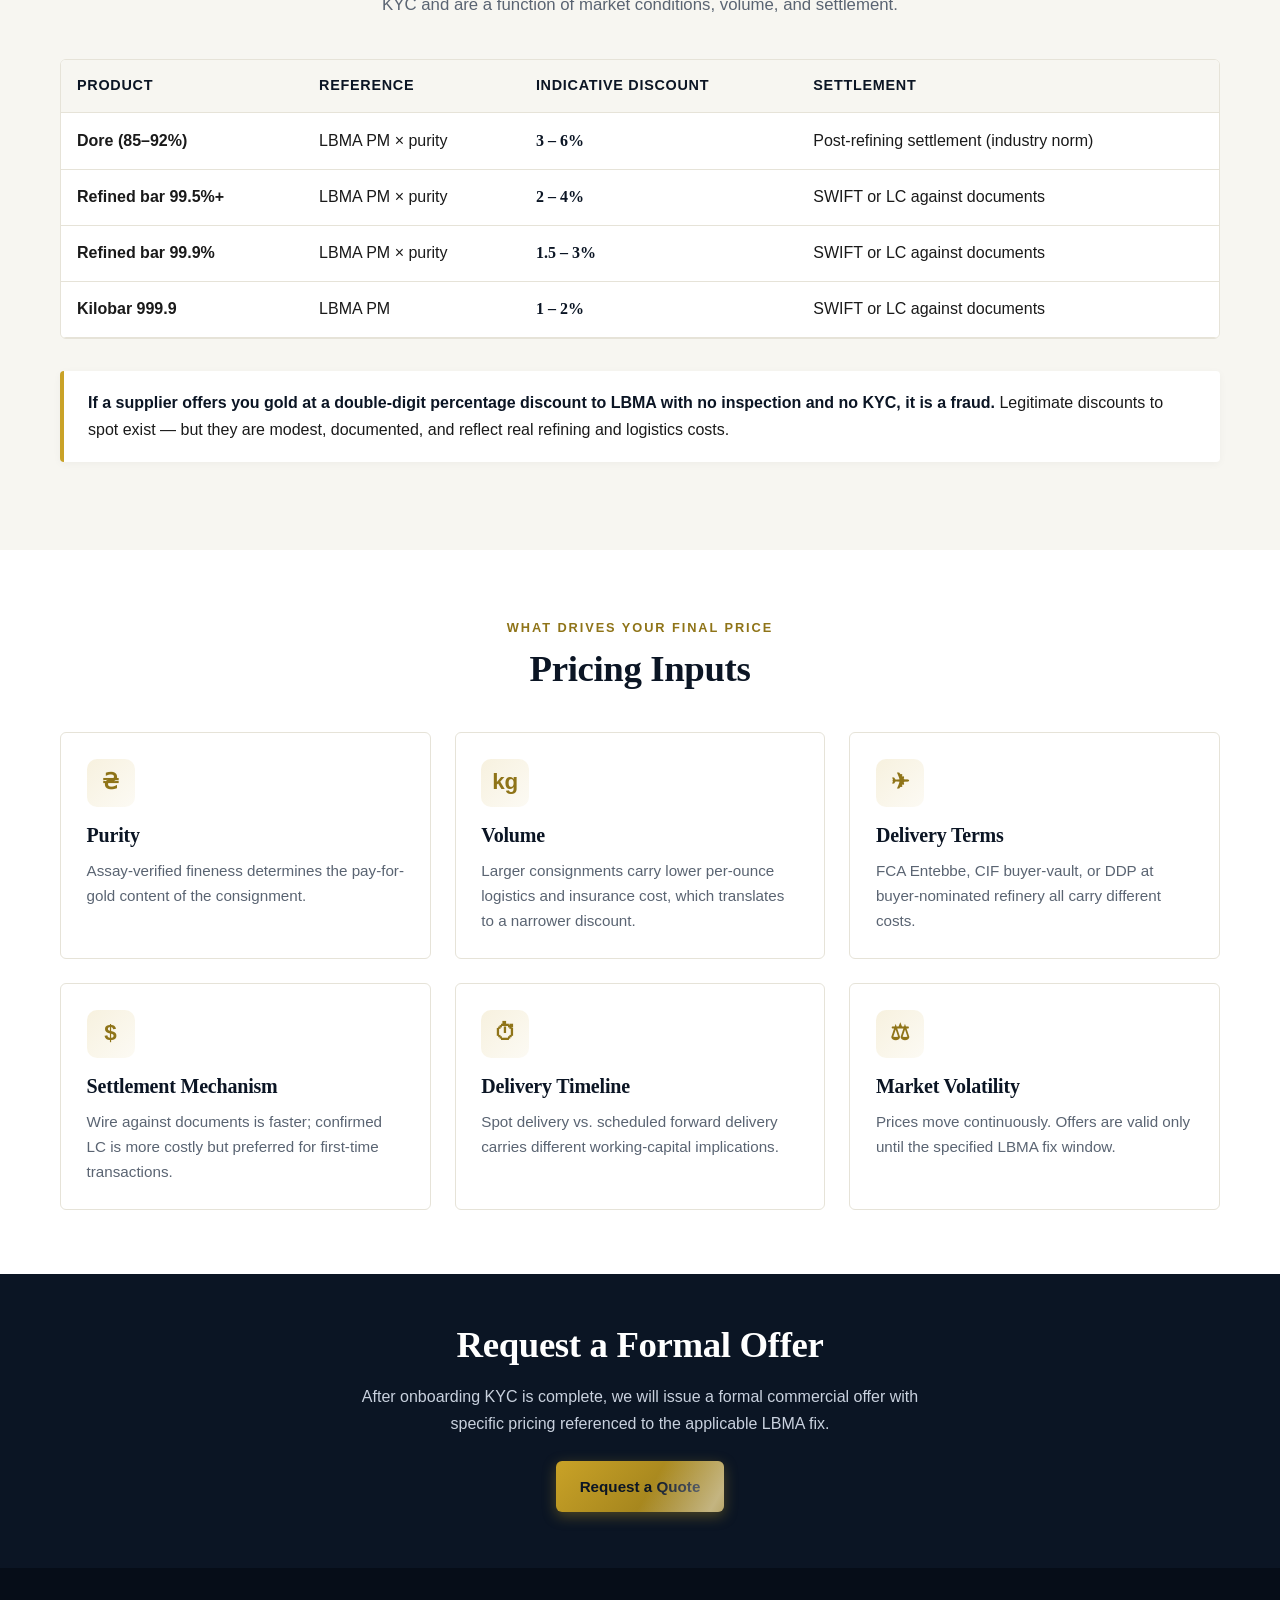
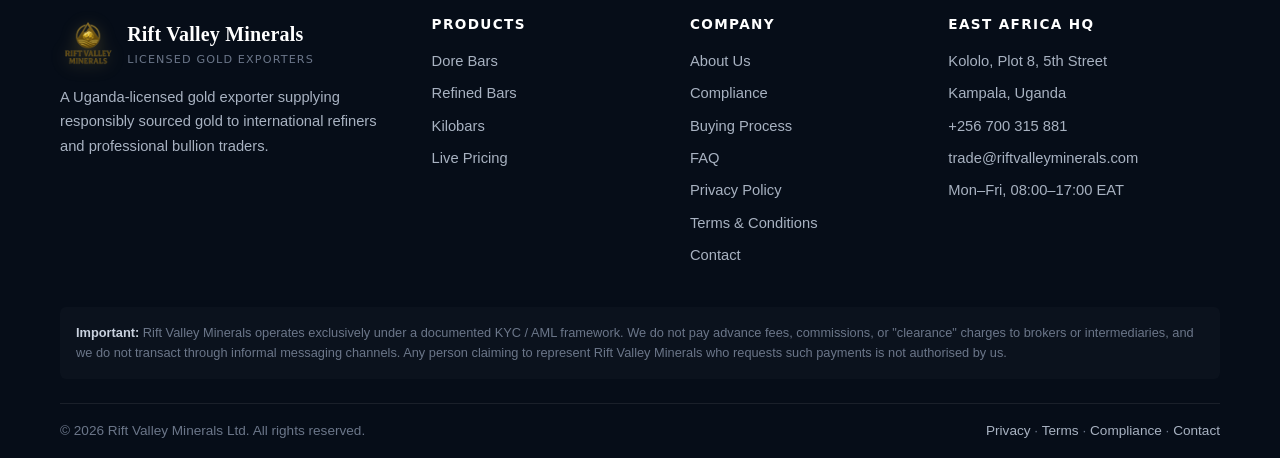
<file: prices.html>
<!DOCTYPE html>
<html lang="en">
<head>
<meta charset="UTF-8">
<meta name="viewport" content="width=device-width, initial-scale=1.0">

<!-- Google tag (gtag.js) — Google Ads + Google Analytics 4 -->
<script async src="https://www.googletagmanager.com/gtag/js?id=G-XXXXXXXXXX"></script>
<script>
  window.dataLayer = window.dataLayer || [];
  function gtag(){dataLayer.push(arguments);}
  gtag('consent', 'default', {
    'ad_storage': 'denied',
    'ad_user_data': 'denied',
    'ad_personalization': 'denied',
    'analytics_storage': 'denied',
    'wait_for_update': 500
  });
  gtag('js', new Date());
  gtag('config', 'G-XXXXXXXXXX', { 'anonymize_ip': true });
  gtag('config', 'AW-XXXXXXXXX');
</script>
<title>Gold Prices — LBMA-Referenced Rates | Rift Valley Minerals</title>
<meta name="description" content="Transparent gold pricing referenced to the LBMA AM/PM fix. Indicative discounts for dore (3-6%), refined bars (1.5-4%), and 999.9 kilobars (1-2%). No retail pricing tricks, no below-market fraud claims.">
<meta name="keywords" content="gold price Uganda, LBMA gold price, dore price discount, refined gold price, wholesale gold price Africa">
<link rel="canonical" href="https://riftvalleyminerals.com/prices.html">
<link rel="icon" type="image/svg+xml" href="assets/images/favicon.svg">
<link rel="icon" type="image/png" href="assets/images/favicon.png">
<link rel="apple-touch-icon" href="assets/images/logo.png">
<meta property="og:type" content="website">
<meta property="og:title" content="Gold Prices — LBMA-Referenced Rates | Rift Valley Minerals">
<meta property="og:description" content="All pricing referenced to the LBMA AM/PM fix — the only legitimate benchmark for institutional gold pricing.">
<meta property="og:image" content="https://riftvalleyminerals.com/assets/images/logo.png">
<meta property="og:url" content="https://riftvalleyminerals.com/prices.html">
<meta name="twitter:card" content="summary_large_image">
<!-- Mobile / PWA / Microsoft -->
<link rel="manifest" href="manifest.json">
<meta name="application-name" content="Rift Valley Minerals">
<meta name="apple-mobile-web-app-title" content="Rift Valley">
<meta name="apple-mobile-web-app-capable" content="yes">
<meta name="apple-mobile-web-app-status-bar-style" content="black-translucent">
<meta name="mobile-web-app-capable" content="yes">
<meta name="format-detection" content="telephone=yes">
<meta name="HandheldFriendly" content="True">
<meta name="MobileOptimized" content="320">
<meta name="msapplication-TileColor" content="#0b1524">
<meta name="msapplication-config" content="browserconfig.xml">

<!-- Performance / CDN hints -->
<link rel="preconnect" href="https://www.googletagmanager.com" crossorigin>
<link rel="dns-prefetch" href="https://www.googletagmanager.com">
<link rel="preconnect" href="https://www.google-analytics.com" crossorigin>

<link rel="stylesheet" href="styles.css">
<script type="application/ld+json">
{"@context":"https://schema.org","@type":"BreadcrumbList","itemListElement":[
  {"@type":"ListItem","position":1,"name":"Home","item":"https://riftvalleyminerals.com/"},
  {"@type":"ListItem","position":2,"name":"Prices","item":"https://riftvalleyminerals.com/prices.html"}
]}
</script>
</head>
<body>

<div class="topbar">
  <div class="container">
    <span>Licensed Gold Exporters · Kololo, Kampala, Uganda</span>
    <span><a href="tel:+256700315881">+256 700 315 881</a> &nbsp;•&nbsp; <a href="mailto:trade@riftvalleyminerals.com">trade@riftvalleyminerals.com</a></span>
  </div>
</div>

<header class="site-header">
  <div class="container nav-wrap">
    <a href="index.html" class="brand">
      <img class="logo-img" src="assets/images/logo.png" alt="Rift Valley Minerals">
      <span>Rift Valley Minerals<small>Licensed Gold Exporters</small></span>
    </a>
    <button class="menu-toggle" aria-label="Toggle navigation" aria-expanded="false">☰</button>
    <nav class="nav" aria-label="Main">
      <a href="index.html">Home</a>
      <a href="products.html">Products</a>
      <a href="buy-gold.html">Buy Gold</a>
      <a href="prices.html">Prices</a>
      <a href="about.html">About</a>
      <a href="compliance.html">Compliance</a>
      <a href="faq.html">FAQ</a>
      <a href="contact.html" class="cta-btn">Contact</a>
    </nav>
  </div>
</header>

<section class="page-head">
  <div class="container">
    <div class="breadcrumb"><a href="index.html">Home</a> / Prices</div>
    <h1>Pricing</h1>
    <p>Transparent pricing referenced to the LBMA AM/PM fix — the only
    legitimate benchmark for institutional gold pricing.</p>
  </div>
</section>

<section>
  <div class="container">
    <div class="split">
      <div class="prose">
        <h2>How We Price</h2>
        <p>All Rift Valley Minerals pricing references the <strong>London Bullion
        Market Association (LBMA) Gold Price</strong>, published twice daily.
        This is the same benchmark used by central banks, commercial banks,
        and every LBMA-accredited refiner worldwide.</p>

        <p>Our commercial offer to a qualified buyer is expressed as a
        discount to the applicable LBMA fix, structured as:</p>

        <div class="callout">
          <strong>Final Price = LBMA Fix × Fineness − Discount</strong><br>
          Where the discount reflects product grade (dore vs. refined), volume,
          delivery terms, and payment mechanism.
        </div>

        <p>We do not publish "street prices" or aggressive discounts designed
        to attract unverified buyers. Pricing is disclosed only after mutual
        KYC and an NCNDA are in place.</p>

        <h2>Why We Do Not Show Per-Kg Prices Publicly</h2>
        <ul>
          <li>Gold prices move minute by minute — any static price page is
          already wrong.</li>
          <li>Institutional buyers negotiate pricing through formal offers,
          not website quotes.</li>
          <li>Eye-catching "below-spot" advertised pricing is the single most
          common hallmark of gold fraud in the African market. We refuse to
          use that playbook.</li>
        </ul>
      </div>

      <div class="visual-block">
        <h3>LBMA Reference (Indicative)</h3>
        <p style="color:#fff;font-size:2rem;font-family:Georgia,serif;font-weight:700;margin:.5rem 0" id="live-price">USD $ / oz</p>
        <p style="color:#a8b2c1;font-size:.9rem;margin-bottom:1rem">Indicative reference only. Not a commercial offer.</p>
        <ul>
          <li><strong>Fix source:</strong> LBMA AM / PM Gold Price</li>
          <li><strong>Currency:</strong> USD per troy ounce</li>
          <li><strong>Weight conversion:</strong> 1 kg = 32.1507 oz</li>
          <li><strong>Authoritative data:</strong> lbma.org.uk</li>
        </ul>
        <p style="color:#a8b2c1;font-size:.85rem;margin-top:1rem;margin-bottom:0">
          Always verify the current LBMA fix directly from LBMA before
          committing to any transaction.</p>
      </div>
    </div>
  </div>
</section>

<section class="alt">
  <div class="container">
    <div class="section-head">
      <span class="eyebrow">Indicative Discount Structure</span>
      <h2>Typical Commercial Terms</h2>
      <p>The discount structure below is indicative. Actual terms are set in
      the commercial offer following KYC and are a function of market
      conditions, volume, and settlement.</p>
    </div>

    <div class="table-wrap">
      <table>
        <thead>
          <tr>
            <th>Product</th>
            <th>Reference</th>
            <th>Indicative Discount</th>
            <th>Settlement</th>
          </tr>
        </thead>
        <tbody>
          <tr>
            <td><strong>Dore (85–92%)</strong></td>
            <td>LBMA PM × purity</td>
            <td class="num">3 – 6%</td>
            <td>Post-refining settlement (industry norm)</td>
          </tr>
          <tr>
            <td><strong>Refined bar 99.5%+</strong></td>
            <td>LBMA PM × purity</td>
            <td class="num">2 – 4%</td>
            <td>SWIFT or LC against documents</td>
          </tr>
          <tr>
            <td><strong>Refined bar 99.9%</strong></td>
            <td>LBMA PM × purity</td>
            <td class="num">1.5 – 3%</td>
            <td>SWIFT or LC against documents</td>
          </tr>
          <tr>
            <td><strong>Kilobar 999.9</strong></td>
            <td>LBMA PM</td>
            <td class="num">1 – 2%</td>
            <td>SWIFT or LC against documents</td>
          </tr>
        </tbody>
      </table>
    </div>

    <div class="callout mt-2">
      <strong>If a supplier offers you gold at a double-digit percentage
      discount to LBMA with no inspection and no KYC, it is a fraud.</strong>
      Legitimate discounts to spot exist — but they are modest, documented,
      and reflect real refining and logistics costs.
    </div>
  </div>
</section>

<section>
  <div class="container">
    <div class="section-head">
      <span class="eyebrow">What Drives Your Final Price</span>
      <h2>Pricing Inputs</h2>
    </div>
    <div class="grid grid-3">
      <div class="card">
        <div class="icon">₴</div>
        <h3>Purity</h3>
        <p>Assay-verified fineness determines the pay-for-gold content of the
        consignment.</p>
      </div>
      <div class="card">
        <div class="icon">kg</div>
        <h3>Volume</h3>
        <p>Larger consignments carry lower per-ounce logistics and insurance
        cost, which translates to a narrower discount.</p>
      </div>
      <div class="card">
        <div class="icon">✈</div>
        <h3>Delivery Terms</h3>
        <p>FCA Entebbe, CIF buyer-vault, or DDP at buyer-nominated refinery
        all carry different costs.</p>
      </div>
      <div class="card">
        <div class="icon">$</div>
        <h3>Settlement Mechanism</h3>
        <p>Wire against documents is faster; confirmed LC is more costly but
        preferred for first-time transactions.</p>
      </div>
      <div class="card">
        <div class="icon">⏱</div>
        <h3>Delivery Timeline</h3>
        <p>Spot delivery vs. scheduled forward delivery carries different
        working-capital implications.</p>
      </div>
      <div class="card">
        <div class="icon">⚖</div>
        <h3>Market Volatility</h3>
        <p>Prices move continuously. Offers are valid only until the specified
        LBMA fix window.</p>
      </div>
    </div>
  </div>
</section>

<section class="contact-strip">
  <div class="container">
    <h2>Request a Formal Offer</h2>
    <p>After onboarding KYC is complete, we will issue a formal commercial
    offer with specific pricing referenced to the applicable LBMA fix.</p>
    <a href="contact.html" class="btn btn-primary">Request a Quote</a>
  </div>
</section>

<footer class="site-footer">
  <div class="container">
    <div class="footer-grid">
      <div>
        <a href="index.html" class="brand">
          <img class="logo-img" src="assets/images/logo.png" alt="Rift Valley Minerals">
          <span>Rift Valley Minerals<small style="color:#6b7689">Licensed Gold Exporters</small></span>
        </a>
        <p style="color:#a8b2c1;margin-top:.8rem">A Uganda-licensed gold exporter supplying responsibly sourced gold to international refiners and professional bullion traders.</p>
      </div>
      <div>
        <h4>Products</h4>
        <ul>
          <li><a href="products.html">Dore Bars</a></li>
          <li><a href="products.html">Refined Bars</a></li>
          <li><a href="products.html">Kilobars</a></li>
          <li><a href="prices.html">Live Pricing</a></li>
        </ul>
      </div>
      <div>
        <h4>Company</h4>
        <ul>
          <li><a href="about.html">About Us</a></li>
          <li><a href="compliance.html">Compliance</a></li>
          <li><a href="buy-gold.html">Buying Process</a></li>
          <li><a href="faq.html">FAQ</a></li>
          <li><a href="privacy.html">Privacy Policy</a></li>
          <li><a href="terms.html">Terms &amp; Conditions</a></li>
          <li><a href="contact.html">Contact</a></li>
        </ul>
      </div>
      <div>
        <h4>East Africa HQ</h4>
        <ul>
          <li>Kololo, Plot 8, 5th Street</li>
          <li>Kampala, Uganda</li>
          <li><a href="tel:+256700315881">+256 700 315 881</a></li>
          <li><a href="mailto:trade@riftvalleyminerals.com">trade@riftvalleyminerals.com</a></li>
          <li>Mon–Fri, 08:00–17:00 EAT</li>
        </ul>
      </div>
    </div>
    <div class="disclaimer">
      <strong style="color:#c9d1de">Important:</strong> Rift Valley Minerals operates exclusively under a documented KYC / AML framework. We do not pay advance fees, commissions, or "clearance" charges to brokers or intermediaries, and we do not transact through informal messaging channels. Any person claiming to represent Rift Valley Minerals who requests such payments is not authorised by us.
    </div>
    <div class="footer-bottom">
      <span>© <span id="yr"></span> Rift Valley Minerals Ltd. All rights reserved.</span>
      <span><a href="privacy.html">Privacy</a> · <a href="terms.html">Terms</a> · <a href="compliance.html">Compliance</a> · <a href="contact.html">Contact</a></span>
    </div>
  </div>
</footer>

<script>document.getElementById('yr').textContent = new Date().getFullYear();</script>
<script src="config.js"></script><script src="script.js"></script>
</body>
</html>
</file>
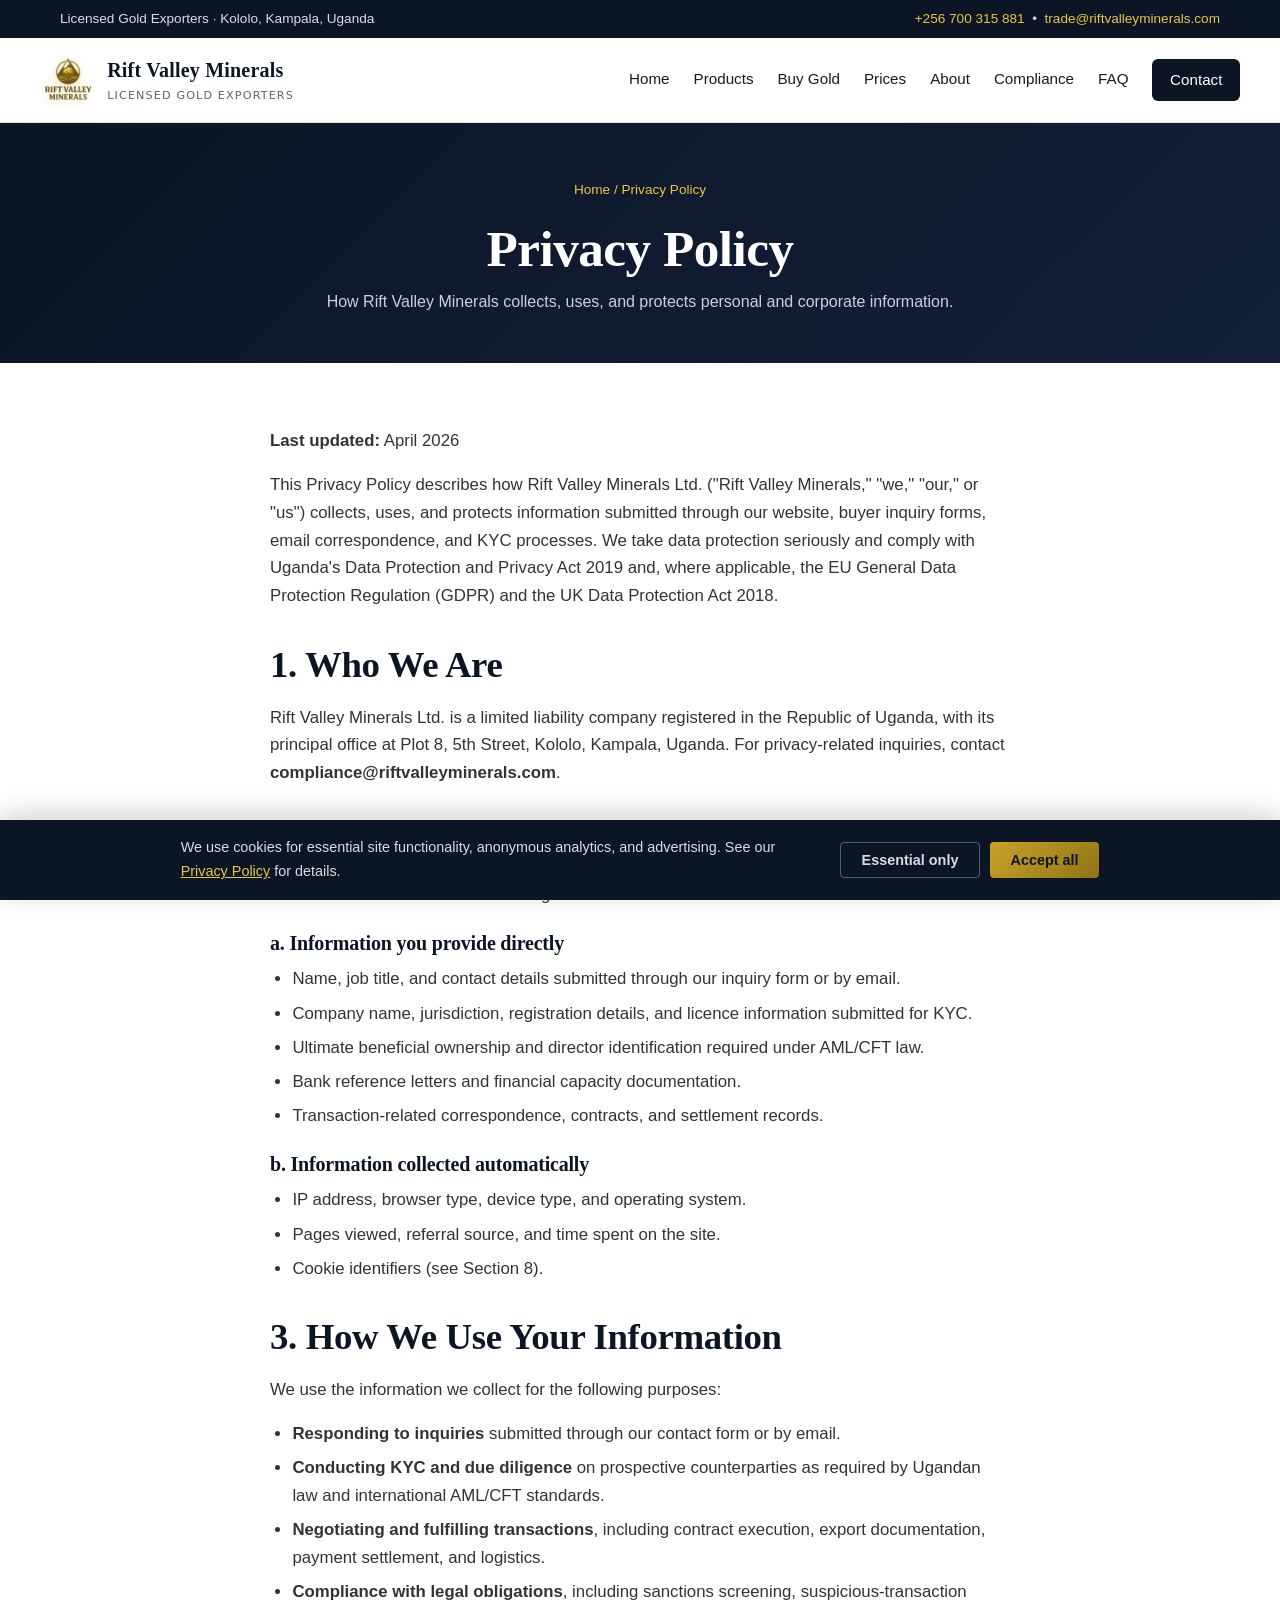
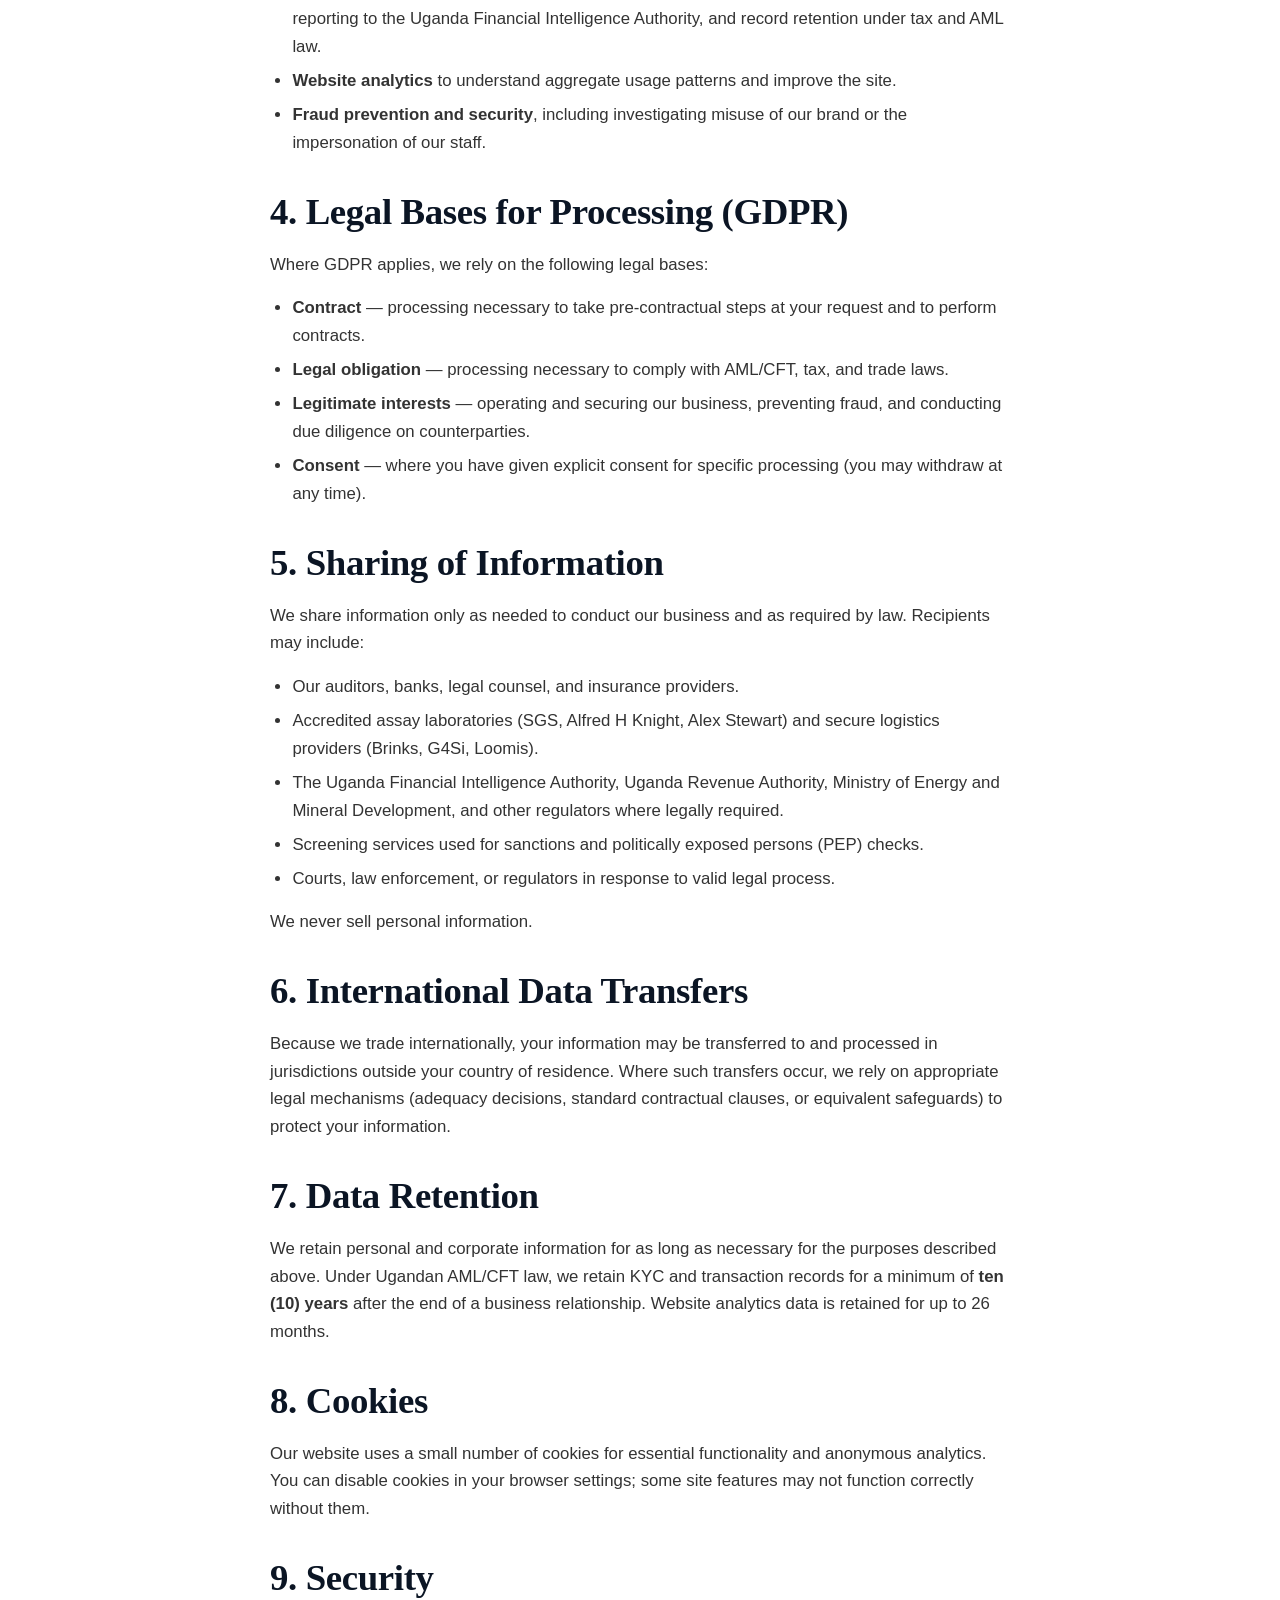
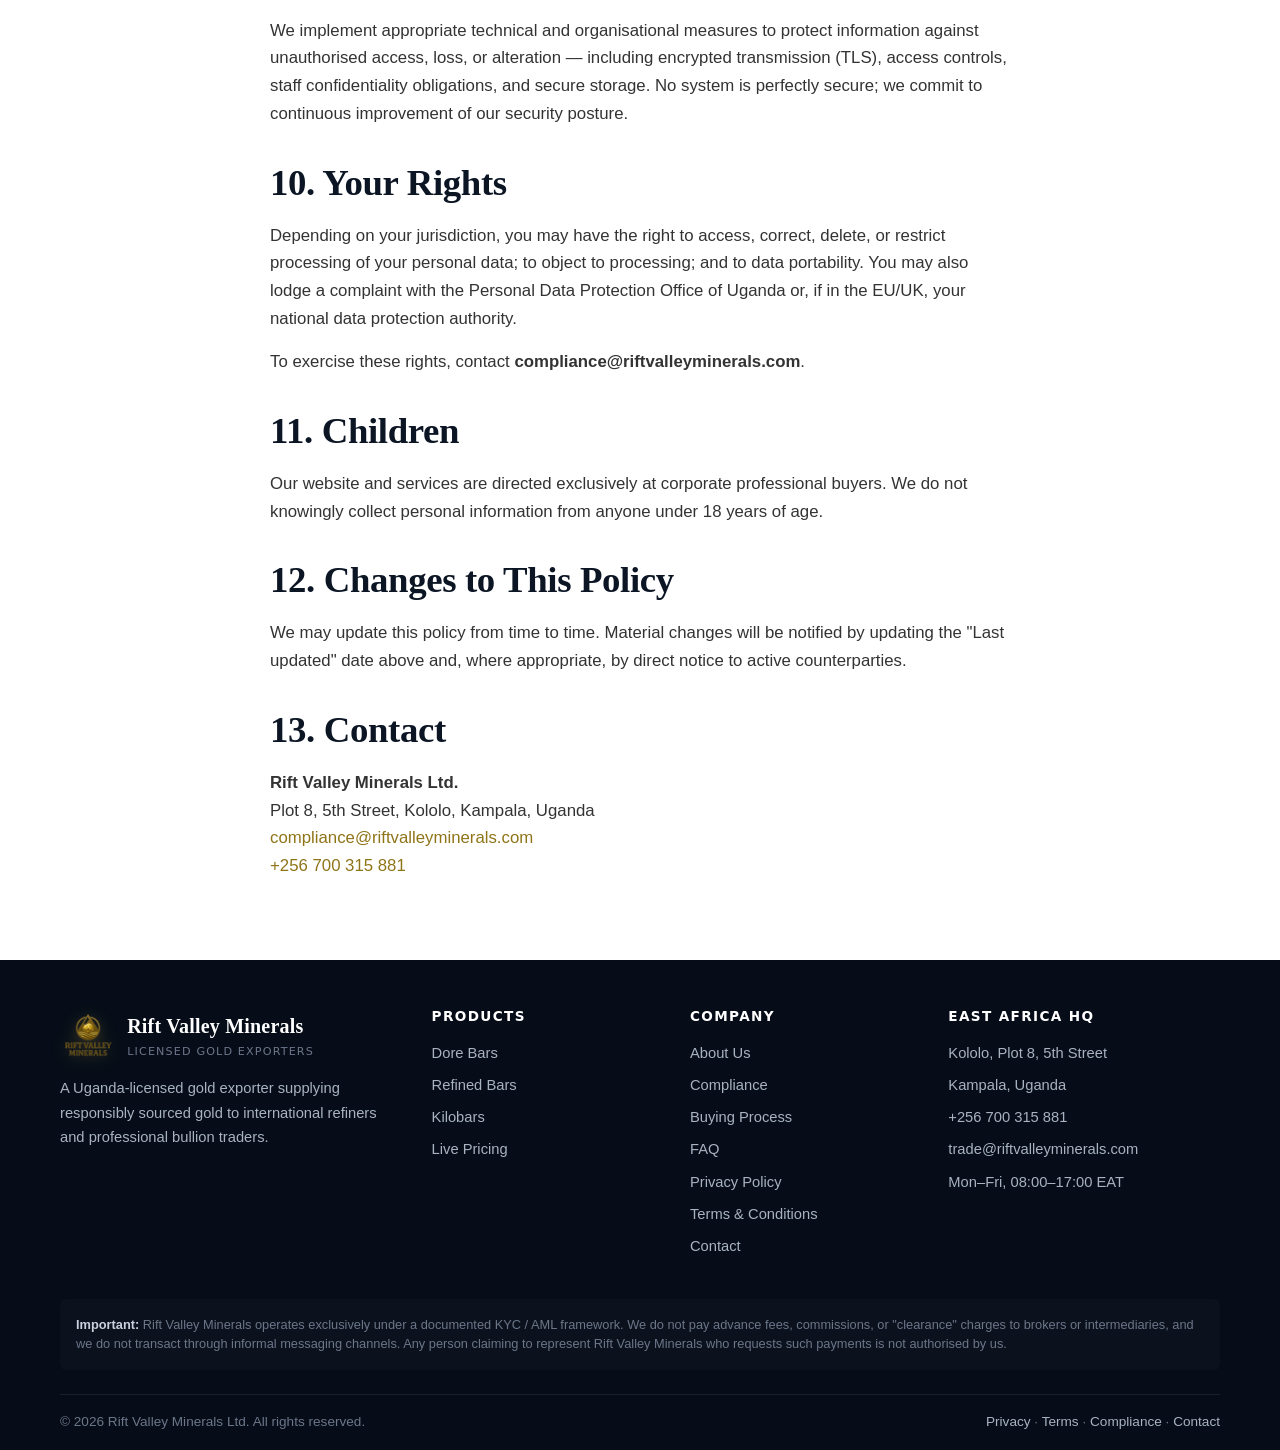
<file: privacy.html>
<!DOCTYPE html>
<html lang="en">
<head>
<meta charset="UTF-8">
<meta name="viewport" content="width=device-width, initial-scale=1.0">

<!-- Google tag (gtag.js) — Google Ads + Google Analytics 4 -->
<script async src="https://www.googletagmanager.com/gtag/js?id=G-XXXXXXXXXX"></script>
<script>
  window.dataLayer = window.dataLayer || [];
  function gtag(){dataLayer.push(arguments);}
  gtag('consent', 'default', {
    'ad_storage': 'denied',
    'ad_user_data': 'denied',
    'ad_personalization': 'denied',
    'analytics_storage': 'denied',
    'wait_for_update': 500
  });
  gtag('js', new Date());
  gtag('config', 'G-XXXXXXXXXX', { 'anonymize_ip': true });
  gtag('config', 'AW-XXXXXXXXX');
</script>
<title>Privacy Policy | Rift Valley Minerals</title>
<meta name="description" content="Privacy policy of Rift Valley Minerals Ltd. — how we collect, use, protect, and retain personal and corporate data submitted through our buyer inquiry and KYC processes.">
<meta name="robots" content="index,follow">
<link rel="canonical" href="https://riftvalleyminerals.com/privacy.html">
<link rel="icon" type="image/svg+xml" href="assets/images/favicon.svg">
<link rel="icon" type="image/png" href="assets/images/favicon.png">
<link rel="apple-touch-icon" href="assets/images/logo.png">
<meta property="og:type" content="website">
<meta property="og:title" content="Privacy Policy | Rift Valley Minerals">
<meta property="og:image" content="https://riftvalleyminerals.com/assets/images/logo.png">
<meta property="og:url" content="https://riftvalleyminerals.com/privacy.html">
<!-- Mobile / PWA / Microsoft -->
<link rel="manifest" href="manifest.json">
<meta name="application-name" content="Rift Valley Minerals">
<meta name="apple-mobile-web-app-title" content="Rift Valley">
<meta name="apple-mobile-web-app-capable" content="yes">
<meta name="apple-mobile-web-app-status-bar-style" content="black-translucent">
<meta name="mobile-web-app-capable" content="yes">
<meta name="format-detection" content="telephone=yes">
<meta name="msapplication-TileColor" content="#0b1524">
<meta name="msapplication-config" content="browserconfig.xml">

<!-- Performance / CDN hints -->
<link rel="preconnect" href="https://www.googletagmanager.com" crossorigin>
<link rel="dns-prefetch" href="https://www.googletagmanager.com">

<link rel="stylesheet" href="styles.css">
<script type="application/ld+json">
{"@context":"https://schema.org","@type":"BreadcrumbList","itemListElement":[
  {"@type":"ListItem","position":1,"name":"Home","item":"https://riftvalleyminerals.com/"},
  {"@type":"ListItem","position":2,"name":"Privacy Policy","item":"https://riftvalleyminerals.com/privacy.html"}
]}
</script>
</head>
<body>

<div class="topbar">
  <div class="container">
    <span>Licensed Gold Exporters · Kololo, Kampala, Uganda</span>
    <span><a href="tel:+256700315881">+256 700 315 881</a> &nbsp;•&nbsp; <a href="mailto:trade@riftvalleyminerals.com">trade@riftvalleyminerals.com</a></span>
  </div>
</div>

<header class="site-header">
  <div class="container nav-wrap">
    <a href="index.html" class="brand">
      <img class="logo-img" src="assets/images/logo.png" alt="Rift Valley Minerals">
      <span>Rift Valley Minerals<small>Licensed Gold Exporters</small></span>
    </a>
    <button class="menu-toggle" aria-label="Toggle navigation" aria-expanded="false">☰</button>
    <nav class="nav" aria-label="Main">
      <a href="index.html">Home</a>
      <a href="products.html">Products</a>
      <a href="buy-gold.html">Buy Gold</a>
      <a href="prices.html">Prices</a>
      <a href="about.html">About</a>
      <a href="compliance.html">Compliance</a>
      <a href="faq.html">FAQ</a>
      <a href="contact.html" class="cta-btn">Contact</a>
    </nav>
  </div>
</header>

<section class="page-head">
  <div class="container">
    <div class="breadcrumb"><a href="index.html">Home</a> / Privacy Policy</div>
    <h1>Privacy Policy</h1>
    <p>How Rift Valley Minerals collects, uses, and protects personal and corporate information.</p>
  </div>
</section>

<section>
  <div class="container prose">
    <p><strong>Last updated:</strong> <span id="last-updated">April 2026</span></p>

    <p>This Privacy Policy describes how Rift Valley Minerals Ltd.
    ("Rift Valley Minerals," "we," "our," or "us") collects, uses, and
    protects information submitted through our website, buyer inquiry
    forms, email correspondence, and KYC processes. We take data protection
    seriously and comply with Uganda's Data Protection and Privacy Act 2019
    and, where applicable, the EU General Data Protection Regulation (GDPR)
    and the UK Data Protection Act 2018.</p>

    <h2>1. Who We Are</h2>
    <p>Rift Valley Minerals Ltd. is a limited liability company registered
    in the Republic of Uganda, with its principal office at Plot 8, 5th
    Street, Kololo, Kampala, Uganda. For privacy-related inquiries, contact
    <strong>compliance@riftvalleyminerals.com</strong>.</p>

    <h2>2. Information We Collect</h2>
    <p>We collect information in the following circumstances:</p>
    <h3>a. Information you provide directly</h3>
    <ul>
      <li>Name, job title, and contact details submitted through our
      inquiry form or by email.</li>
      <li>Company name, jurisdiction, registration details, and licence
      information submitted for KYC.</li>
      <li>Ultimate beneficial ownership and director identification
      required under AML/CFT law.</li>
      <li>Bank reference letters and financial capacity documentation.</li>
      <li>Transaction-related correspondence, contracts, and settlement
      records.</li>
    </ul>

    <h3>b. Information collected automatically</h3>
    <ul>
      <li>IP address, browser type, device type, and operating system.</li>
      <li>Pages viewed, referral source, and time spent on the site.</li>
      <li>Cookie identifiers (see Section 8).</li>
    </ul>

    <h2>3. How We Use Your Information</h2>
    <p>We use the information we collect for the following purposes:</p>
    <ul>
      <li><strong>Responding to inquiries</strong> submitted through our
      contact form or by email.</li>
      <li><strong>Conducting KYC and due diligence</strong> on prospective
      counterparties as required by Ugandan law and international AML/CFT
      standards.</li>
      <li><strong>Negotiating and fulfilling transactions</strong>,
      including contract execution, export documentation, payment
      settlement, and logistics.</li>
      <li><strong>Compliance with legal obligations</strong>, including
      sanctions screening, suspicious-transaction reporting to the Uganda
      Financial Intelligence Authority, and record retention under tax and
      AML law.</li>
      <li><strong>Website analytics</strong> to understand aggregate
      usage patterns and improve the site.</li>
      <li><strong>Fraud prevention and security</strong>, including
      investigating misuse of our brand or the impersonation of our staff.</li>
    </ul>

    <h2>4. Legal Bases for Processing (GDPR)</h2>
    <p>Where GDPR applies, we rely on the following legal bases:</p>
    <ul>
      <li><strong>Contract</strong> — processing necessary to take
      pre-contractual steps at your request and to perform contracts.</li>
      <li><strong>Legal obligation</strong> — processing necessary to
      comply with AML/CFT, tax, and trade laws.</li>
      <li><strong>Legitimate interests</strong> — operating and securing
      our business, preventing fraud, and conducting due diligence on
      counterparties.</li>
      <li><strong>Consent</strong> — where you have given explicit consent
      for specific processing (you may withdraw at any time).</li>
    </ul>

    <h2>5. Sharing of Information</h2>
    <p>We share information only as needed to conduct our business and as
    required by law. Recipients may include:</p>
    <ul>
      <li>Our auditors, banks, legal counsel, and insurance providers.</li>
      <li>Accredited assay laboratories (SGS, Alfred H Knight, Alex
      Stewart) and secure logistics providers (Brinks, G4Si, Loomis).</li>
      <li>The Uganda Financial Intelligence Authority, Uganda Revenue
      Authority, Ministry of Energy and Mineral Development, and other
      regulators where legally required.</li>
      <li>Screening services used for sanctions and politically exposed
      persons (PEP) checks.</li>
      <li>Courts, law enforcement, or regulators in response to valid
      legal process.</li>
    </ul>
    <p>We never sell personal information.</p>

    <h2>6. International Data Transfers</h2>
    <p>Because we trade internationally, your information may be
    transferred to and processed in jurisdictions outside your country of
    residence. Where such transfers occur, we rely on appropriate legal
    mechanisms (adequacy decisions, standard contractual clauses, or
    equivalent safeguards) to protect your information.</p>

    <h2>7. Data Retention</h2>
    <p>We retain personal and corporate information for as long as
    necessary for the purposes described above. Under Ugandan AML/CFT law,
    we retain KYC and transaction records for a minimum of <strong>ten
    (10) years</strong> after the end of a business relationship. Website
    analytics data is retained for up to 26 months.</p>

    <h2>8. Cookies</h2>
    <p>Our website uses a small number of cookies for essential
    functionality and anonymous analytics. You can disable cookies in your
    browser settings; some site features may not function correctly without
    them.</p>

    <h2>9. Security</h2>
    <p>We implement appropriate technical and organisational measures to
    protect information against unauthorised access, loss, or alteration —
    including encrypted transmission (TLS), access controls, staff
    confidentiality obligations, and secure storage. No system is perfectly
    secure; we commit to continuous improvement of our security posture.</p>

    <h2>10. Your Rights</h2>
    <p>Depending on your jurisdiction, you may have the right to access,
    correct, delete, or restrict processing of your personal data; to
    object to processing; and to data portability. You may also lodge a
    complaint with the Personal Data Protection Office of Uganda or, if in
    the EU/UK, your national data protection authority.</p>
    <p>To exercise these rights, contact
    <strong>compliance@riftvalleyminerals.com</strong>.</p>

    <h2>11. Children</h2>
    <p>Our website and services are directed exclusively at corporate
    professional buyers. We do not knowingly collect personal information
    from anyone under 18 years of age.</p>

    <h2>12. Changes to This Policy</h2>
    <p>We may update this policy from time to time. Material changes will
    be notified by updating the "Last updated" date above and, where
    appropriate, by direct notice to active counterparties.</p>

    <h2>13. Contact</h2>
    <p><strong>Rift Valley Minerals Ltd.</strong><br>
    Plot 8, 5th Street, Kololo, Kampala, Uganda<br>
    <a href="mailto:compliance@riftvalleyminerals.com">compliance@riftvalleyminerals.com</a><br>
    <a href="tel:+256700315881">+256 700 315 881</a></p>
  </div>
</section>

<footer class="site-footer">
  <div class="container">
    <div class="footer-grid">
      <div>
        <a href="index.html" class="brand">
          <img class="logo-img" src="assets/images/logo.png" alt="Rift Valley Minerals">
          <span>Rift Valley Minerals<small style="color:#6b7689">Licensed Gold Exporters</small></span>
        </a>
        <p style="color:#a8b2c1;margin-top:.8rem">A Uganda-licensed gold exporter supplying responsibly sourced gold to international refiners and professional bullion traders.</p>
      </div>
      <div>
        <h4>Products</h4>
        <ul>
          <li><a href="products.html">Dore Bars</a></li>
          <li><a href="products.html">Refined Bars</a></li>
          <li><a href="products.html">Kilobars</a></li>
          <li><a href="prices.html">Live Pricing</a></li>
        </ul>
      </div>
      <div>
        <h4>Company</h4>
        <ul>
          <li><a href="about.html">About Us</a></li>
          <li><a href="compliance.html">Compliance</a></li>
          <li><a href="buy-gold.html">Buying Process</a></li>
          <li><a href="faq.html">FAQ</a></li>
          <li><a href="privacy.html">Privacy Policy</a></li>
          <li><a href="terms.html">Terms &amp; Conditions</a></li>
          <li><a href="contact.html">Contact</a></li>
        </ul>
      </div>
      <div>
        <h4>East Africa HQ</h4>
        <ul>
          <li>Kololo, Plot 8, 5th Street</li>
          <li>Kampala, Uganda</li>
          <li><a href="tel:+256700315881">+256 700 315 881</a></li>
          <li><a href="mailto:trade@riftvalleyminerals.com">trade@riftvalleyminerals.com</a></li>
          <li>Mon–Fri, 08:00–17:00 EAT</li>
        </ul>
      </div>
    </div>
    <div class="disclaimer">
      <strong style="color:#c9d1de">Important:</strong> Rift Valley Minerals operates exclusively under a documented KYC / AML framework. We do not pay advance fees, commissions, or "clearance" charges to brokers or intermediaries, and we do not transact through informal messaging channels. Any person claiming to represent Rift Valley Minerals who requests such payments is not authorised by us.
    </div>
    <div class="footer-bottom">
      <span>© <span id="yr"></span> Rift Valley Minerals Ltd. All rights reserved.</span>
      <span><a href="privacy.html">Privacy</a> · <a href="terms.html">Terms</a> · <a href="compliance.html">Compliance</a> · <a href="contact.html">Contact</a></span>
    </div>
  </div>
</footer>

<script>document.getElementById('yr').textContent = new Date().getFullYear();</script>
<script src="config.js"></script><script src="script.js"></script>
</body>
</html>
</file>
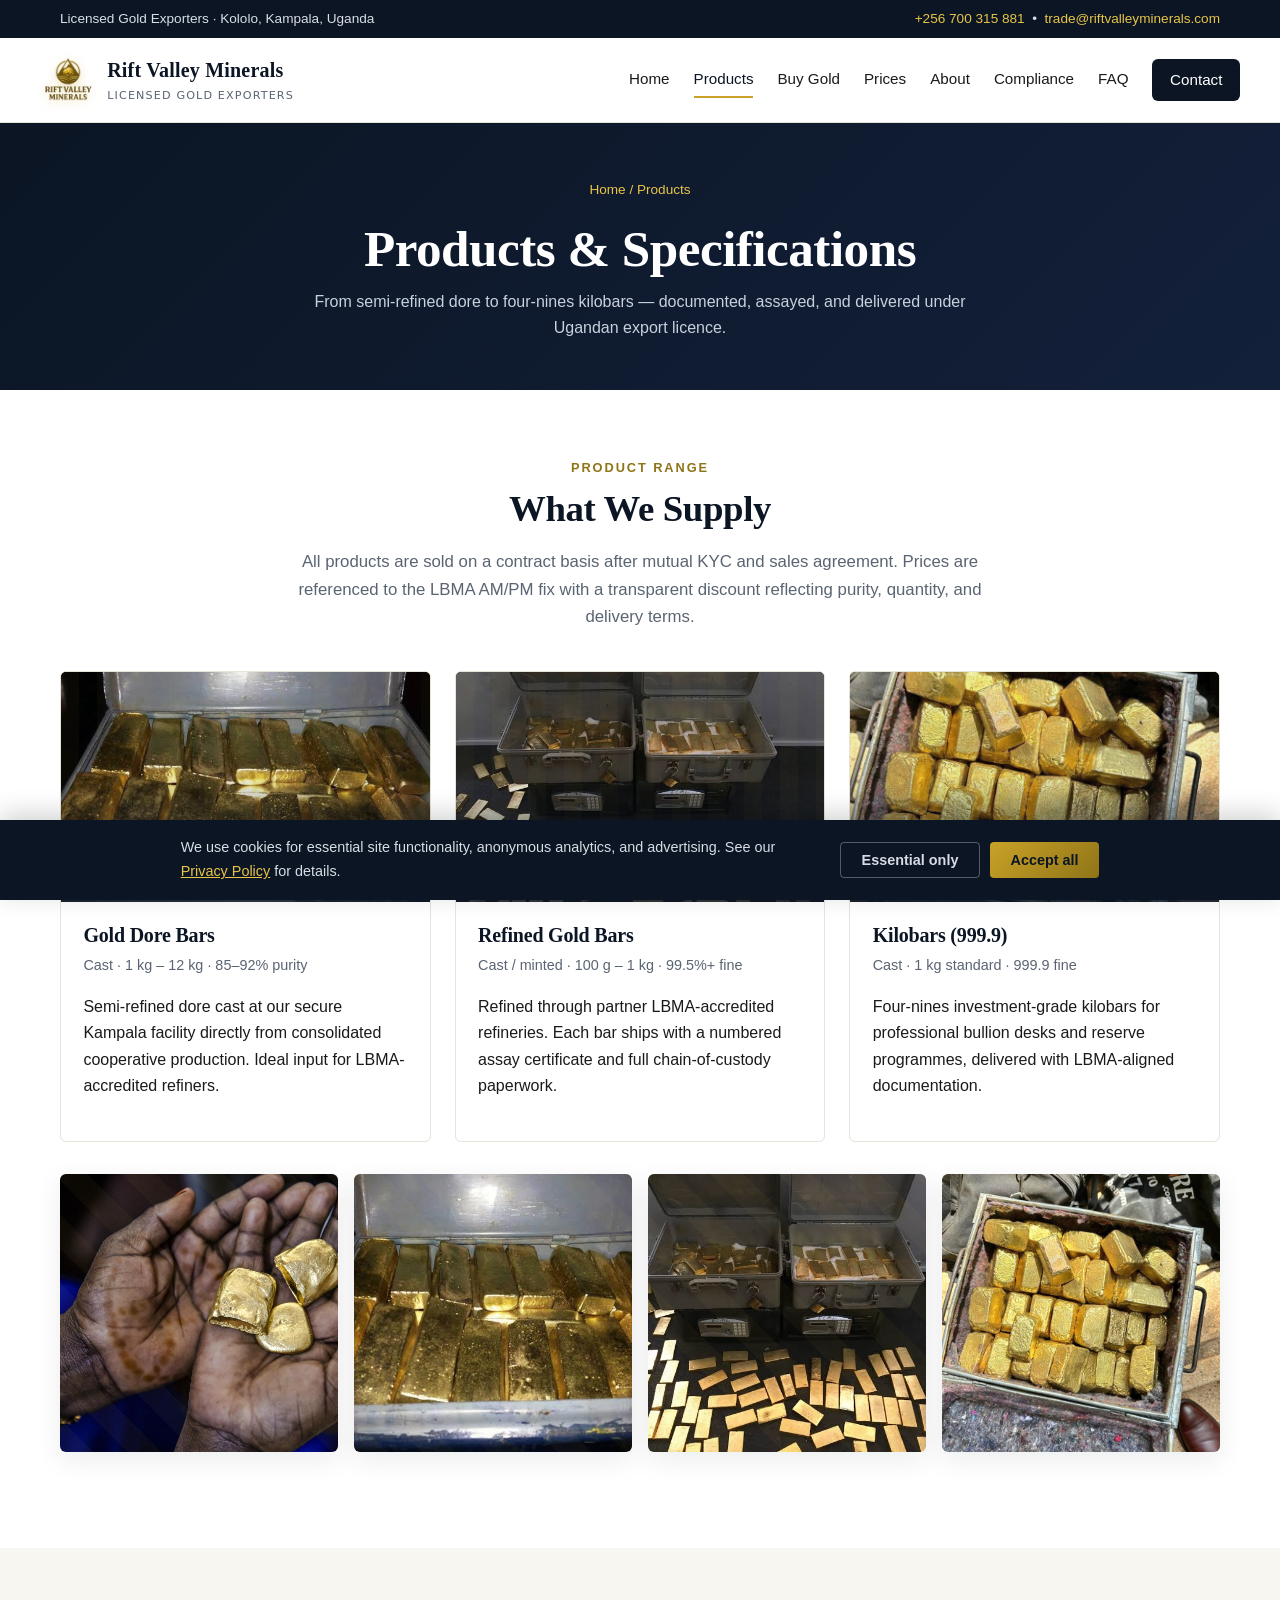
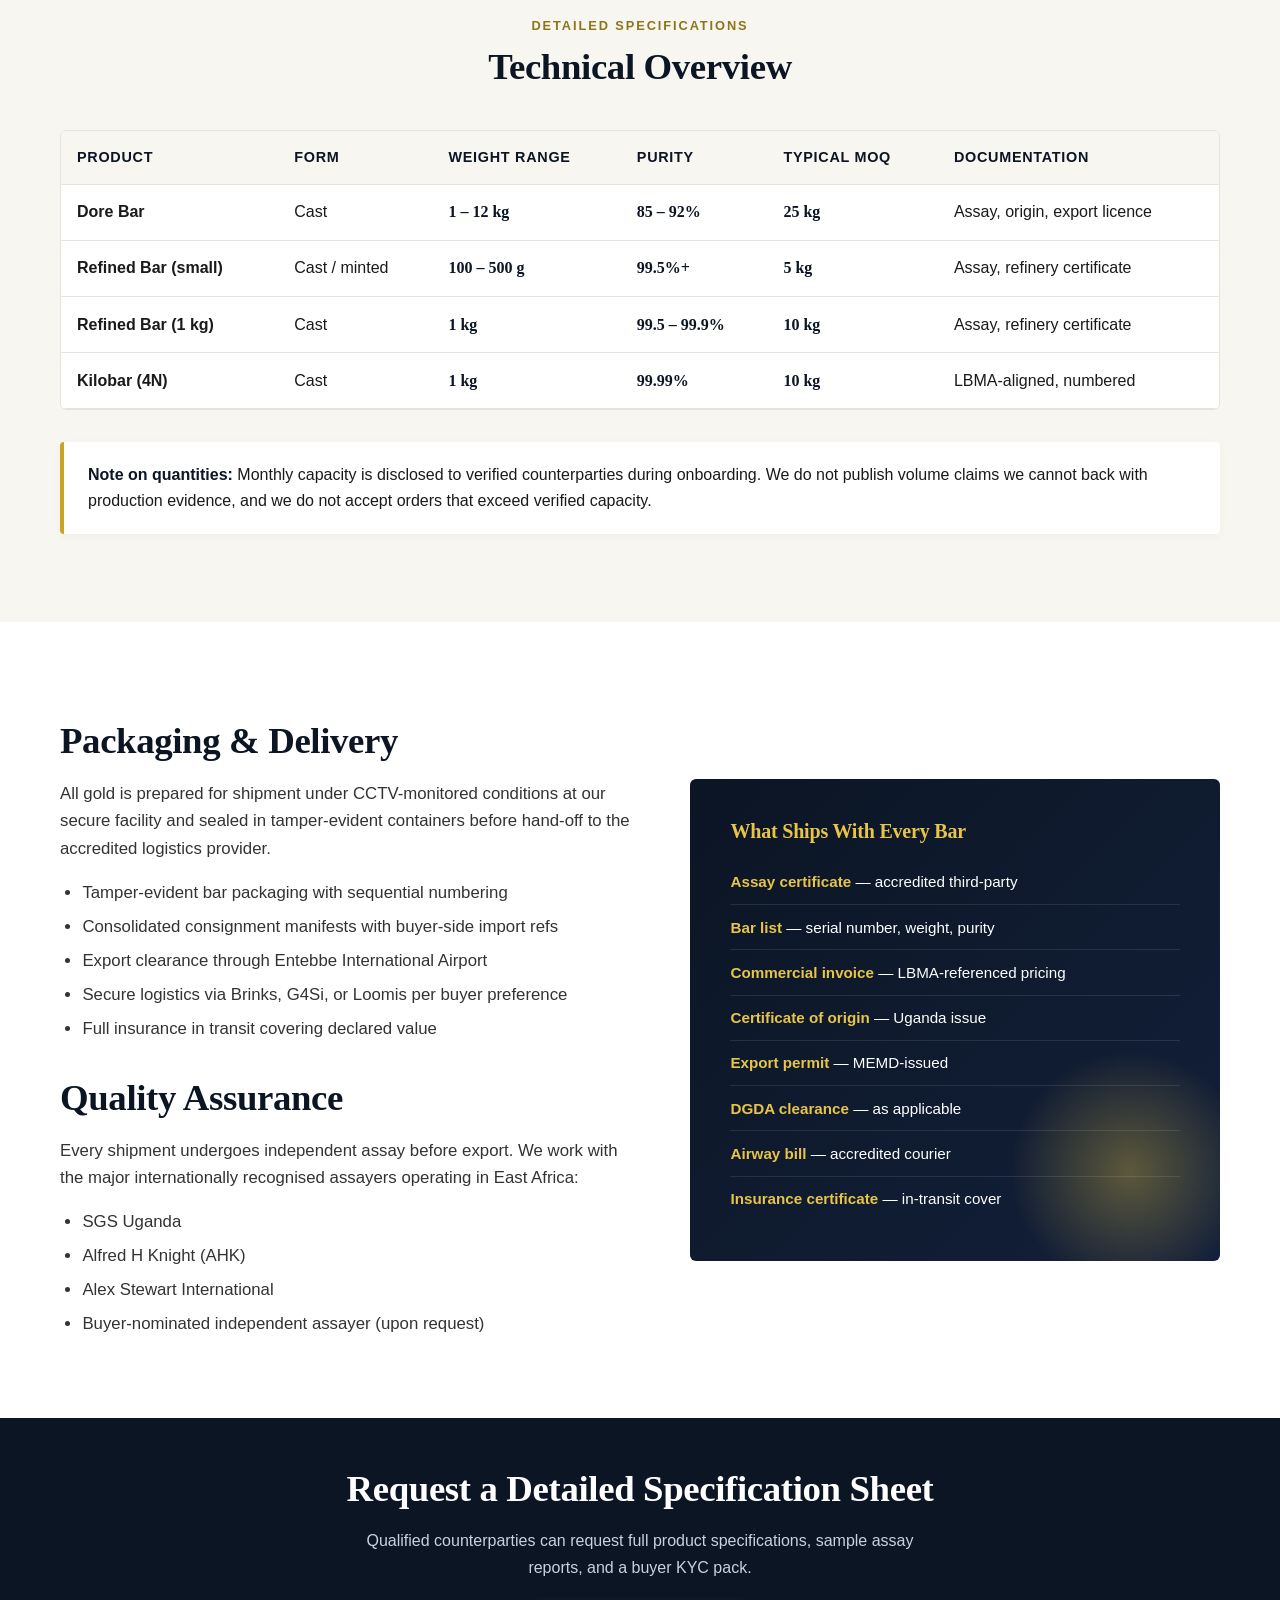
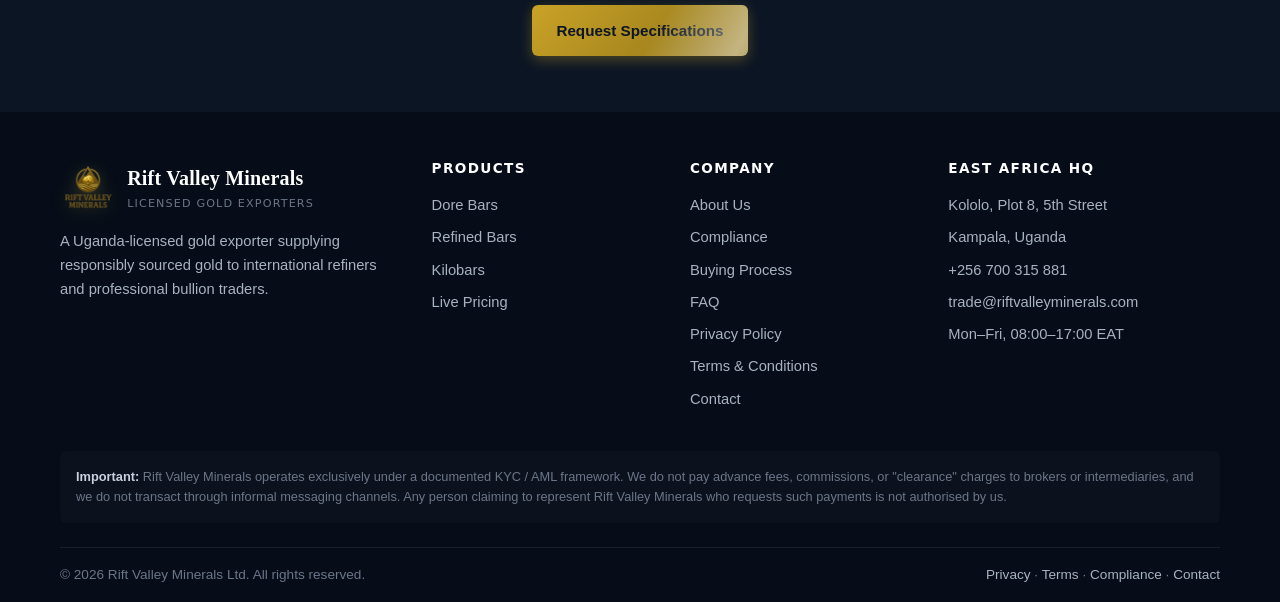
<file: products.html>
<!DOCTYPE html>
<html lang="en">
<head>
<meta charset="UTF-8">
<meta name="viewport" content="width=device-width, initial-scale=1.0">

<!-- Google tag (gtag.js) — Google Ads + Google Analytics 4 -->
<script async src="https://www.googletagmanager.com/gtag/js?id=G-XXXXXXXXXX"></script>
<script>
  window.dataLayer = window.dataLayer || [];
  function gtag(){dataLayer.push(arguments);}
  gtag('consent', 'default', {
    'ad_storage': 'denied',
    'ad_user_data': 'denied',
    'ad_personalization': 'denied',
    'analytics_storage': 'denied',
    'wait_for_update': 500
  });
  gtag('js', new Date());
  gtag('config', 'G-XXXXXXXXXX', { 'anonymize_ip': true });
  gtag('config', 'AW-XXXXXXXXX');
</script>
<title>Products — Gold Dore, Refined Bars &amp; Kilobars | Rift Valley Minerals</title>
<meta name="description" content="Gold dore bars (85–92% purity), refined bars (99.5%+), and LBMA-grade 999.9 kilobars from Rift Valley Minerals. Specifications, purity ranges, minimum order quantities, and packaging details for institutional buyers.">
<meta name="keywords" content="gold dore bars Uganda, refined gold bars Africa, 999.9 kilobars, LBMA gold, buy gold bars wholesale, Uganda gold exporter products">
<link rel="canonical" href="https://riftvalleyminerals.com/products.html">
<link rel="icon" type="image/svg+xml" href="assets/images/favicon.svg">
<link rel="icon" type="image/png" href="assets/images/favicon.png">
<link rel="apple-touch-icon" href="assets/images/logo.png">
<meta property="og:type" content="website">
<meta property="og:title" content="Products — Gold Dore, Refined Bars &amp; Kilobars | Rift Valley Minerals">
<meta property="og:description" content="Full product specifications for dore, refined bars, and kilobars from Rift Valley Minerals.">
<meta property="og:image" content="https://riftvalleyminerals.com/assets/images/logo.png">
<meta property="og:url" content="https://riftvalleyminerals.com/products.html">
<!-- Mobile / PWA / Microsoft -->
<link rel="manifest" href="manifest.json">
<meta name="application-name" content="Rift Valley Minerals">
<meta name="apple-mobile-web-app-title" content="Rift Valley">
<meta name="apple-mobile-web-app-capable" content="yes">
<meta name="apple-mobile-web-app-status-bar-style" content="black-translucent">
<meta name="mobile-web-app-capable" content="yes">
<meta name="format-detection" content="telephone=yes">
<meta name="HandheldFriendly" content="True">
<meta name="MobileOptimized" content="320">
<meta name="msapplication-TileColor" content="#0b1524">
<meta name="msapplication-config" content="browserconfig.xml">

<!-- Performance / CDN hints -->
<link rel="preconnect" href="https://www.googletagmanager.com" crossorigin>
<link rel="dns-prefetch" href="https://www.googletagmanager.com">
<link rel="preconnect" href="https://www.google-analytics.com" crossorigin>

<link rel="stylesheet" href="styles.css">
<script type="application/ld+json">
{"@context":"https://schema.org","@type":"BreadcrumbList","itemListElement":[
  {"@type":"ListItem","position":1,"name":"Home","item":"https://riftvalleyminerals.com/"},
  {"@type":"ListItem","position":2,"name":"Products","item":"https://riftvalleyminerals.com/products.html"}
]}
</script>
<script type="application/ld+json">
{"@context":"https://schema.org","@type":"ItemList","name":"Rift Valley Minerals Gold Products","itemListElement":[
  {"@type":"ListItem","position":1,"item":{"@type":"Product","name":"Gold Dore Bars","description":"Semi-refined dore cast at our secure Kampala facility. Cast 1 kg to 12 kg, 85-92% purity. Assay-verified, mine-of-origin documented. Ideal input for LBMA-accredited refiners.","brand":{"@type":"Brand","name":"Rift Valley Minerals"},"category":"Precious Metals > Gold","material":"Gold","weight":{"@type":"QuantitativeValue","minValue":1,"maxValue":12,"unitCode":"KGM"},"image":"https://riftvalleyminerals.com/assets/images/dore-case.jpg","offers":{"@type":"Offer","priceCurrency":"USD","availability":"https://schema.org/LimitedAvailability","priceSpecification":{"@type":"PriceSpecification","description":"Priced at LBMA PM Fix x fineness, less 3-6% indicative discount."},"eligibleQuantity":{"@type":"QuantitativeValue","minValue":25,"unitCode":"KGM"}}}},
  {"@type":"ListItem","position":2,"item":{"@type":"Product","name":"Refined Gold Bars","description":"Refined gold bars 100 g to 1 kg, 99.5% or higher purity, produced through partner LBMA-accredited refineries with numbered assay certificates.","brand":{"@type":"Brand","name":"Rift Valley Minerals"},"category":"Precious Metals > Gold","material":"Gold","weight":{"@type":"QuantitativeValue","minValue":0.1,"maxValue":1,"unitCode":"KGM"},"image":"https://riftvalleyminerals.com/assets/images/inventory-bars.jpg","offers":{"@type":"Offer","priceCurrency":"USD","availability":"https://schema.org/InStock","priceSpecification":{"@type":"PriceSpecification","description":"Priced at LBMA PM Fix x fineness, less 1.5-4% indicative discount."},"eligibleQuantity":{"@type":"QuantitativeValue","minValue":5,"unitCode":"KGM"}}}},
  {"@type":"ListItem","position":3,"item":{"@type":"Product","name":"999.9 Gold Kilobars","description":"Investment-grade 1 kg cast gold kilobars at 999.9 fineness for professional bullion desks and sovereign reserve programmes, delivered with LBMA-aligned documentation.","brand":{"@type":"Brand","name":"Rift Valley Minerals"},"category":"Precious Metals > Gold > Investment","material":"Gold","weight":{"@type":"QuantitativeValue","value":1,"unitCode":"KGM"},"image":"https://riftvalleyminerals.com/assets/images/bars-tray.jpg","offers":{"@type":"Offer","priceCurrency":"USD","availability":"https://schema.org/InStock","priceSpecification":{"@type":"PriceSpecification","description":"Priced at LBMA PM Fix less 1-2% indicative discount."},"eligibleQuantity":{"@type":"QuantitativeValue","minValue":10,"unitCode":"KGM"}}}}
]}
</script>
</head>
<body>

<div class="topbar">
  <div class="container">
    <span>Licensed Gold Exporters · Kololo, Kampala, Uganda</span>
    <span><a href="tel:+256700315881">+256 700 315 881</a> &nbsp;•&nbsp; <a href="mailto:trade@riftvalleyminerals.com">trade@riftvalleyminerals.com</a></span>
  </div>
</div>

<header class="site-header">
  <div class="container nav-wrap">
    <a href="index.html" class="brand">
      <img class="logo-img" src="assets/images/logo.png" alt="Rift Valley Minerals">
      <span>Rift Valley Minerals<small>Licensed Gold Exporters</small></span>
    </a>
    <button class="menu-toggle" aria-label="Toggle navigation" aria-expanded="false">☰</button>
    <nav class="nav" aria-label="Main">
      <a href="index.html">Home</a>
      <a href="products.html">Products</a>
      <a href="buy-gold.html">Buy Gold</a>
      <a href="prices.html">Prices</a>
      <a href="about.html">About</a>
      <a href="compliance.html">Compliance</a>
      <a href="faq.html">FAQ</a>
      <a href="contact.html" class="cta-btn">Contact</a>
    </nav>
  </div>
</header>

<section class="page-head">
  <div class="container">
    <div class="breadcrumb"><a href="index.html">Home</a> / Products</div>
    <h1>Products &amp; Specifications</h1>
    <p>From semi-refined dore to four-nines kilobars — documented, assayed,
    and delivered under Ugandan export licence.</p>
  </div>
</section>

<section>
  <div class="container">
    <div class="section-head">
      <span class="eyebrow">Product Range</span>
      <h2>What We Supply</h2>
      <p>All products are sold on a contract basis after mutual KYC and sales
      agreement. Prices are referenced to the LBMA AM/PM fix with a transparent
      discount reflecting purity, quantity, and delivery terms.</p>
    </div>

    <div class="grid grid-3">
      <div class="product-card">
        <div class="media dore" role="img" aria-label="Gold dore bars in a secure transport case">
          <span class="tag">DORE · 85–92%</span>
        </div>
        <div class="body">
          <h3>Gold Dore Bars</h3>
          <p class="meta">Cast · 1 kg – 12 kg · 85–92% purity</p>
          <p>Semi-refined dore cast at our secure Kampala facility directly
          from consolidated cooperative production. Ideal input for
          LBMA-accredited refiners.</p>
        </div>
      </div>
      <div class="product-card">
        <div class="media refined" role="img" aria-label="Refined gold bars ready for dispatch">
          <span class="tag">REFINED · 99.5%+</span>
        </div>
        <div class="body">
          <h3>Refined Gold Bars</h3>
          <p class="meta">Cast / minted · 100 g – 1 kg · 99.5%+ fine</p>
          <p>Refined through partner LBMA-accredited refineries. Each bar ships
          with a numbered assay certificate and full chain-of-custody paperwork.</p>
        </div>
      </div>
      <div class="product-card">
        <div class="media kilo" role="img" aria-label="Investment-grade kilobars packed in tray">
          <span class="tag">KILOBAR · 999.9</span>
        </div>
        <div class="body">
          <h3>Kilobars (999.9)</h3>
          <p class="meta">Cast · 1 kg standard · 999.9 fine</p>
          <p>Four-nines investment-grade kilobars for professional bullion
          desks and reserve programmes, delivered with LBMA-aligned
          documentation.</p>
        </div>
      </div>
    </div>

    <div class="image-grid">
      <div class="photo-block hands" role="img" aria-label="Artisanal gold pieces sourced from licensed cooperatives"></div>
      <div class="photo-block dore" role="img" aria-label="Cast dore bars in secure case"></div>
      <div class="photo-block inventory" role="img" aria-label="Consolidated gold inventory prepared for dispatch"></div>
      <div class="photo-block tray" role="img" aria-label="Gold bars packed and padded for transport"></div>
    </div>
  </div>
</section>

<section class="alt">
  <div class="container">
    <div class="section-head">
      <span class="eyebrow">Detailed Specifications</span>
      <h2>Technical Overview</h2>
    </div>

    <div class="table-wrap">
      <table>
        <thead>
          <tr>
            <th>Product</th>
            <th>Form</th>
            <th>Weight Range</th>
            <th>Purity</th>
            <th>Typical MOQ</th>
            <th>Documentation</th>
          </tr>
        </thead>
        <tbody>
          <tr>
            <td><strong>Dore Bar</strong></td>
            <td>Cast</td>
            <td class="num">1 – 12 kg</td>
            <td class="num">85 – 92%</td>
            <td class="num">25 kg</td>
            <td>Assay, origin, export licence</td>
          </tr>
          <tr>
            <td><strong>Refined Bar (small)</strong></td>
            <td>Cast / minted</td>
            <td class="num">100 – 500 g</td>
            <td class="num">99.5%+</td>
            <td class="num">5 kg</td>
            <td>Assay, refinery certificate</td>
          </tr>
          <tr>
            <td><strong>Refined Bar (1 kg)</strong></td>
            <td>Cast</td>
            <td class="num">1 kg</td>
            <td class="num">99.5 – 99.9%</td>
            <td class="num">10 kg</td>
            <td>Assay, refinery certificate</td>
          </tr>
          <tr>
            <td><strong>Kilobar (4N)</strong></td>
            <td>Cast</td>
            <td class="num">1 kg</td>
            <td class="num">99.99%</td>
            <td class="num">10 kg</td>
            <td>LBMA-aligned, numbered</td>
          </tr>
        </tbody>
      </table>
    </div>

    <div class="callout mt-2">
      <strong>Note on quantities:</strong> Monthly capacity is disclosed to
      verified counterparties during onboarding. We do not publish
      volume claims we cannot back with production evidence, and we do not
      accept orders that exceed verified capacity.
    </div>
  </div>
</section>

<section>
  <div class="container">
    <div class="split">
      <div class="prose">
        <h2>Packaging &amp; Delivery</h2>
        <p>All gold is prepared for shipment under CCTV-monitored conditions
        at our secure facility and sealed in tamper-evident containers before
        hand-off to the accredited logistics provider.</p>
        <ul>
          <li>Tamper-evident bar packaging with sequential numbering</li>
          <li>Consolidated consignment manifests with buyer-side import refs</li>
          <li>Export clearance through Entebbe International Airport</li>
          <li>Secure logistics via Brinks, G4Si, or Loomis per buyer preference</li>
          <li>Full insurance in transit covering declared value</li>
        </ul>

        <h2>Quality Assurance</h2>
        <p>Every shipment undergoes independent assay before export. We work
        with the major internationally recognised assayers operating in East
        Africa:</p>
        <ul>
          <li>SGS Uganda</li>
          <li>Alfred H Knight (AHK)</li>
          <li>Alex Stewart International</li>
          <li>Buyer-nominated independent assayer (upon request)</li>
        </ul>
      </div>

      <div class="visual-block">
        <h3>What Ships With Every Bar</h3>
        <ul>
          <li><strong>Assay certificate</strong> — accredited third-party</li>
          <li><strong>Bar list</strong> — serial number, weight, purity</li>
          <li><strong>Commercial invoice</strong> — LBMA-referenced pricing</li>
          <li><strong>Certificate of origin</strong> — Uganda issue</li>
          <li><strong>Export permit</strong> — MEMD-issued</li>
          <li><strong>DGDA clearance</strong> — as applicable</li>
          <li><strong>Airway bill</strong> — accredited courier</li>
          <li><strong>Insurance certificate</strong> — in-transit cover</li>
        </ul>
      </div>
    </div>
  </div>
</section>

<section class="contact-strip">
  <div class="container">
    <h2>Request a Detailed Specification Sheet</h2>
    <p>Qualified counterparties can request full product specifications, sample
    assay reports, and a buyer KYC pack.</p>
    <a href="contact.html" class="btn btn-primary">Request Specifications</a>
  </div>
</section>

<footer class="site-footer">
  <div class="container">
    <div class="footer-grid">
      <div>
        <a href="index.html" class="brand">
          <img class="logo-img" src="assets/images/logo.png" alt="Rift Valley Minerals">
          <span>Rift Valley Minerals<small style="color:#6b7689">Licensed Gold Exporters</small></span>
        </a>
        <p style="color:#a8b2c1;margin-top:.8rem">A Uganda-licensed gold exporter supplying responsibly sourced gold to international refiners and professional bullion traders.</p>
      </div>
      <div>
        <h4>Products</h4>
        <ul>
          <li><a href="products.html">Dore Bars</a></li>
          <li><a href="products.html">Refined Bars</a></li>
          <li><a href="products.html">Kilobars</a></li>
          <li><a href="prices.html">Live Pricing</a></li>
        </ul>
      </div>
      <div>
        <h4>Company</h4>
        <ul>
          <li><a href="about.html">About Us</a></li>
          <li><a href="compliance.html">Compliance</a></li>
          <li><a href="buy-gold.html">Buying Process</a></li>
          <li><a href="faq.html">FAQ</a></li>
          <li><a href="privacy.html">Privacy Policy</a></li>
          <li><a href="terms.html">Terms &amp; Conditions</a></li>
          <li><a href="contact.html">Contact</a></li>
        </ul>
      </div>
      <div>
        <h4>East Africa HQ</h4>
        <ul>
          <li>Kololo, Plot 8, 5th Street</li>
          <li>Kampala, Uganda</li>
          <li><a href="tel:+256700315881">+256 700 315 881</a></li>
          <li><a href="mailto:trade@riftvalleyminerals.com">trade@riftvalleyminerals.com</a></li>
          <li>Mon–Fri, 08:00–17:00 EAT</li>
        </ul>
      </div>
    </div>
    <div class="disclaimer">
      <strong style="color:#c9d1de">Important:</strong> Rift Valley Minerals operates exclusively under a documented KYC / AML framework. We do not pay advance fees, commissions, or "clearance" charges to brokers or intermediaries, and we do not transact through informal messaging channels. Any person claiming to represent Rift Valley Minerals who requests such payments is not authorised by us.
    </div>
    <div class="footer-bottom">
      <span>© <span id="yr"></span> Rift Valley Minerals Ltd. All rights reserved.</span>
      <span><a href="privacy.html">Privacy</a> · <a href="terms.html">Terms</a> · <a href="compliance.html">Compliance</a> · <a href="contact.html">Contact</a></span>
    </div>
  </div>
</footer>

<script>document.getElementById('yr').textContent = new Date().getFullYear();</script>
<script src="config.js"></script><script src="script.js"></script>
</body>
</html>
</file>
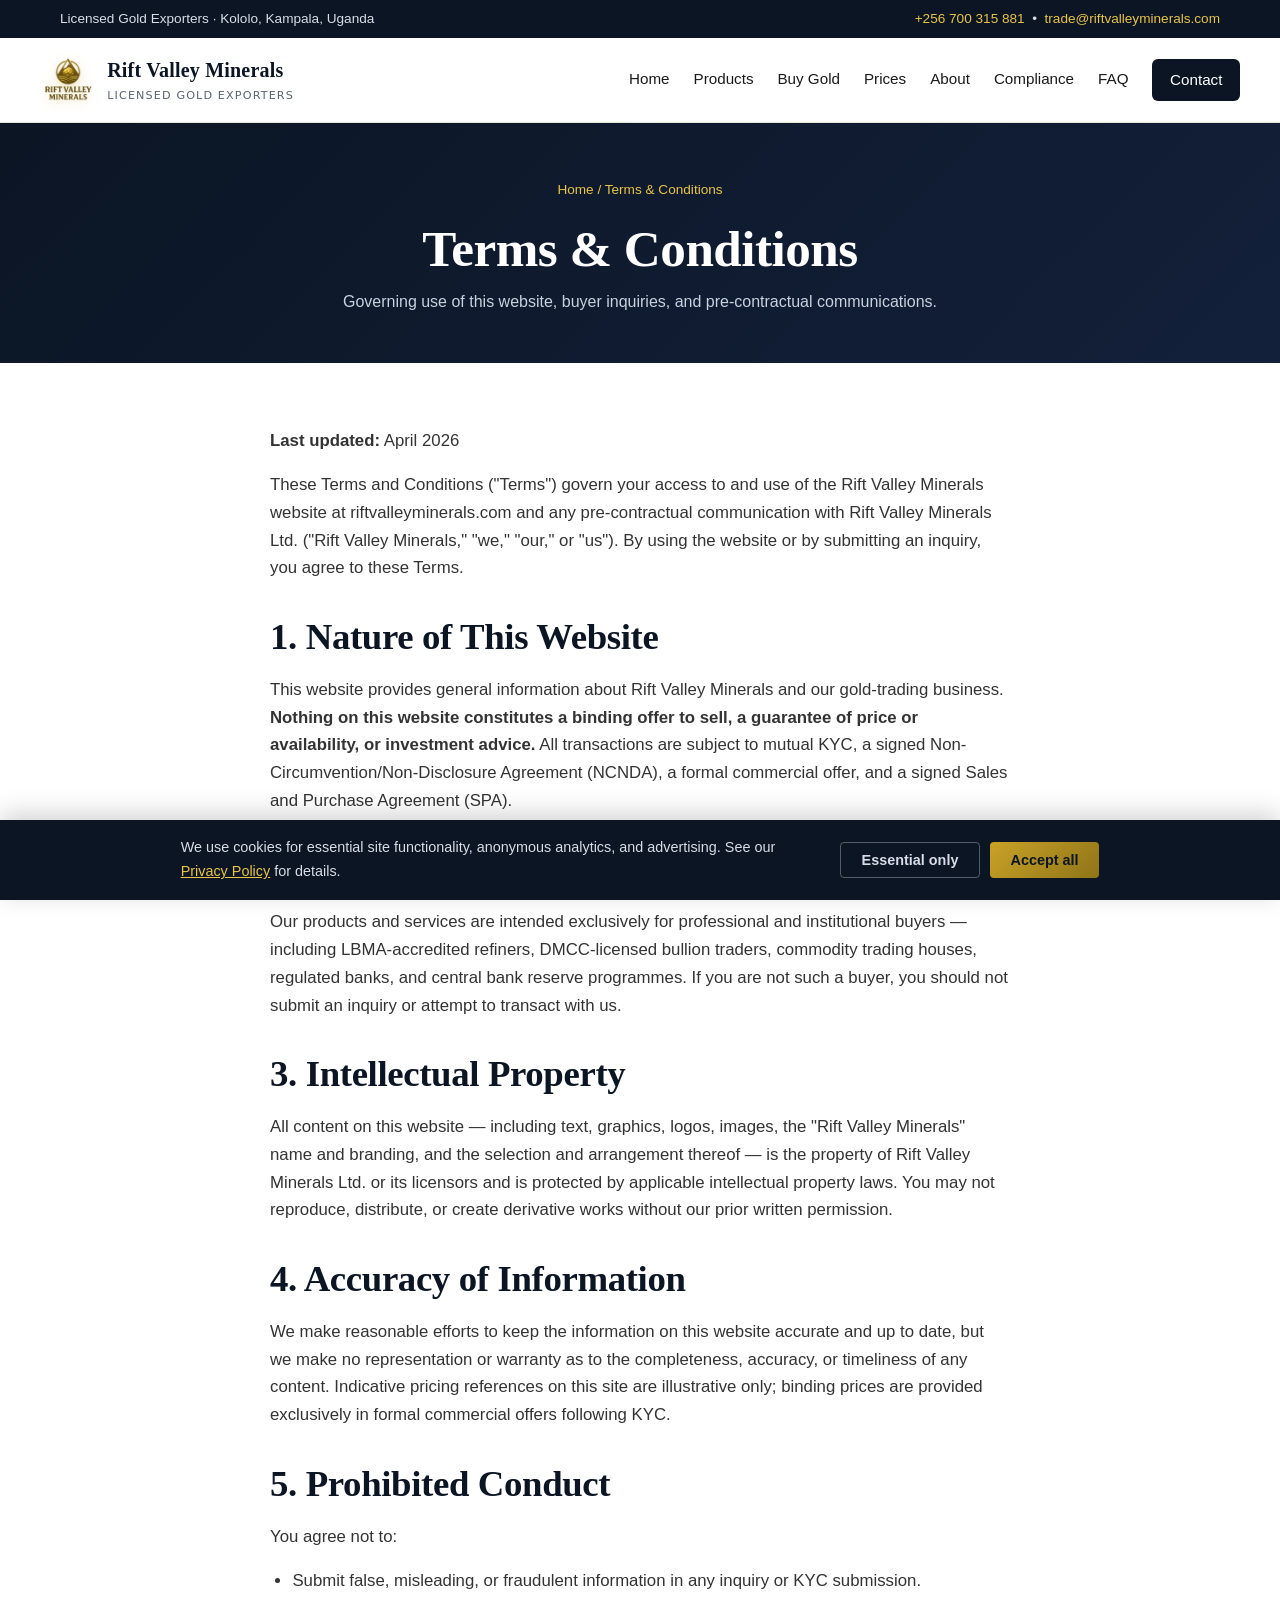
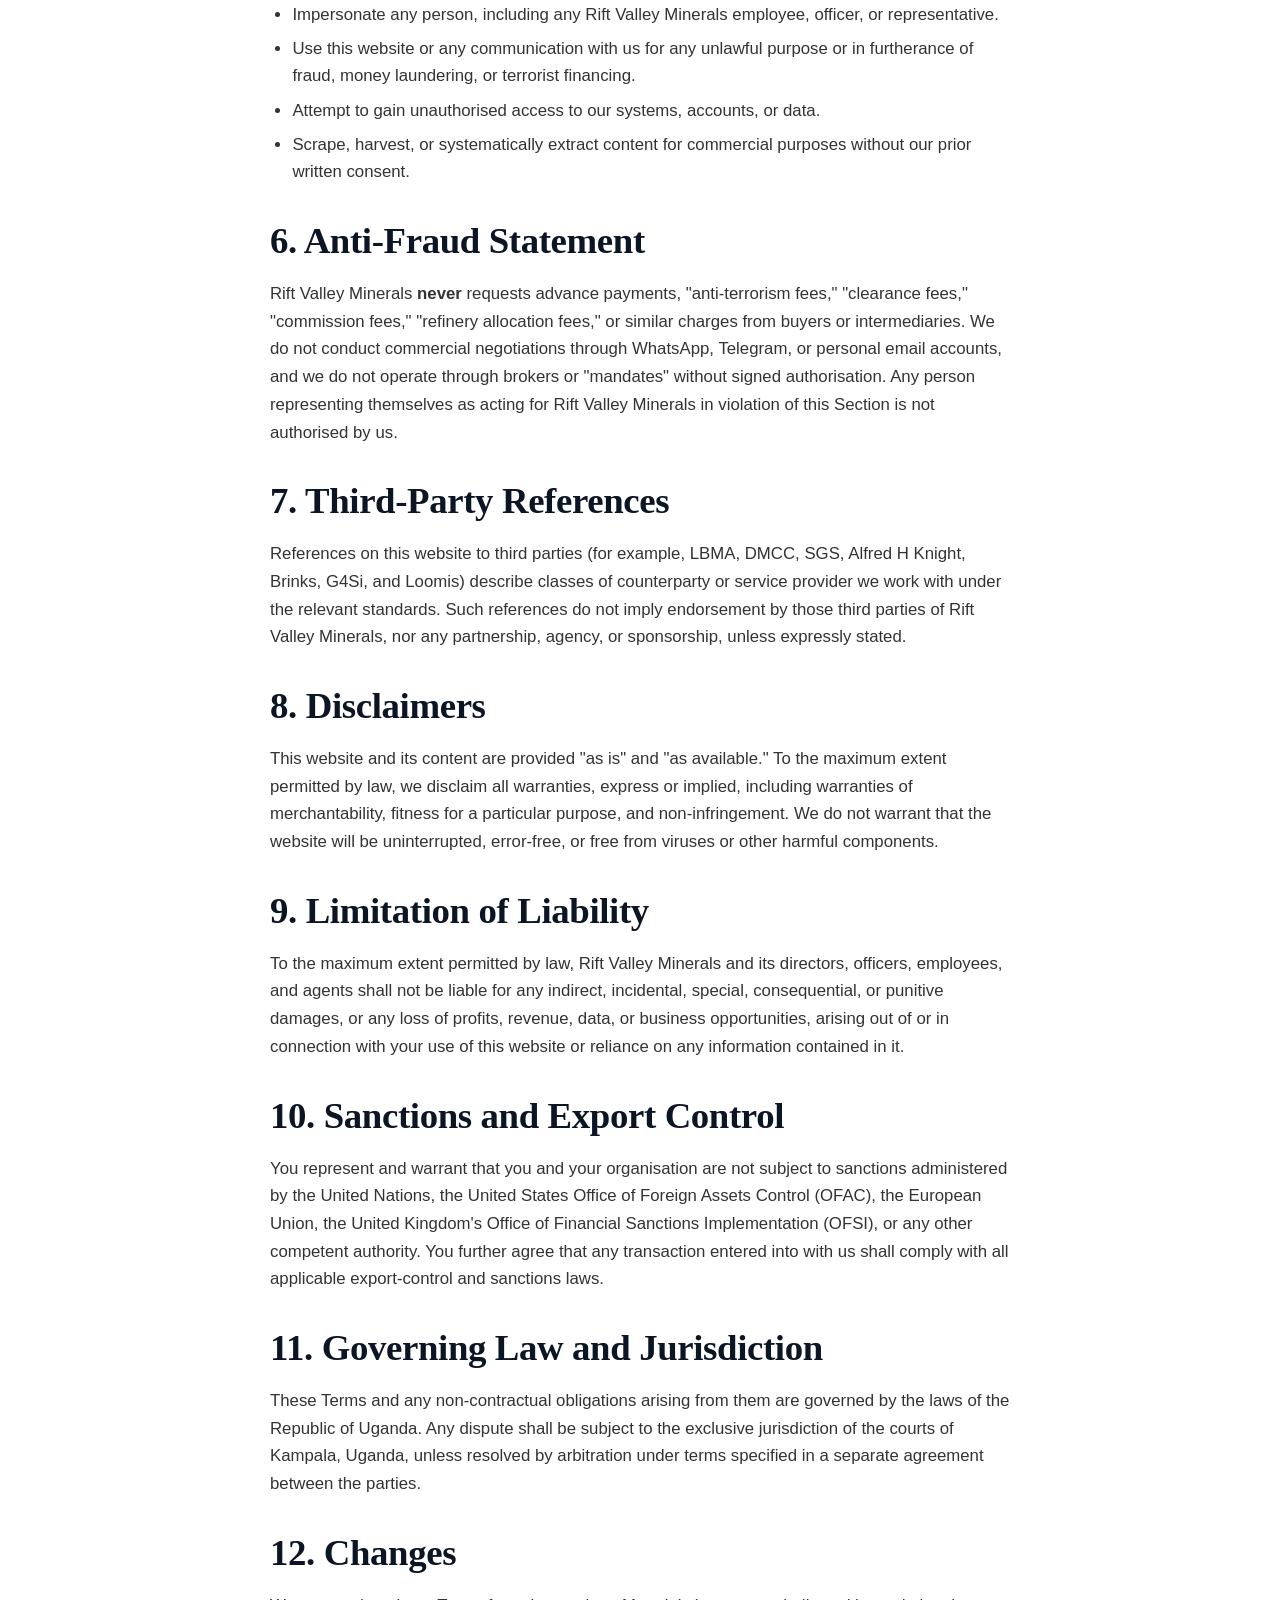
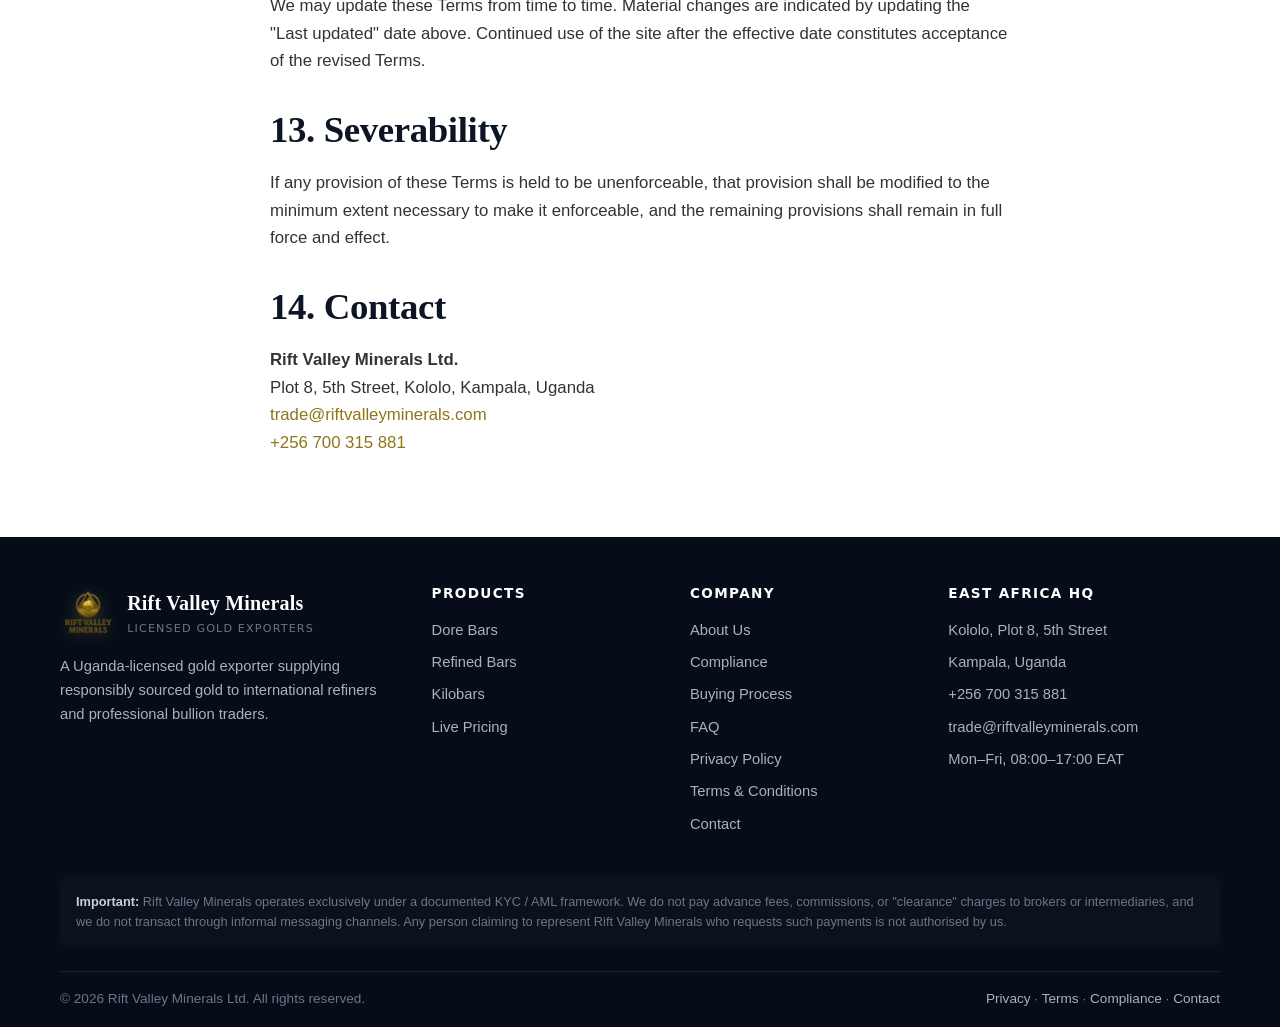
<file: terms.html>
<!DOCTYPE html>
<html lang="en">
<head>
<meta charset="UTF-8">
<meta name="viewport" content="width=device-width, initial-scale=1.0">

<!-- Google tag (gtag.js) — Google Ads + Google Analytics 4 -->
<script async src="https://www.googletagmanager.com/gtag/js?id=G-XXXXXXXXXX"></script>
<script>
  window.dataLayer = window.dataLayer || [];
  function gtag(){dataLayer.push(arguments);}
  gtag('consent', 'default', {
    'ad_storage': 'denied',
    'ad_user_data': 'denied',
    'ad_personalization': 'denied',
    'analytics_storage': 'denied',
    'wait_for_update': 500
  });
  gtag('js', new Date());
  gtag('config', 'G-XXXXXXXXXX', { 'anonymize_ip': true });
  gtag('config', 'AW-XXXXXXXXX');
</script>
<title>Terms &amp; Conditions | Rift Valley Minerals</title>
<meta name="description" content="Terms and conditions governing use of the Rift Valley Minerals website, buyer inquiries, commercial offers, and counterparty onboarding.">
<meta name="robots" content="index,follow">
<link rel="canonical" href="https://riftvalleyminerals.com/terms.html">
<link rel="icon" type="image/svg+xml" href="assets/images/favicon.svg">
<link rel="icon" type="image/png" href="assets/images/favicon.png">
<link rel="apple-touch-icon" href="assets/images/logo.png">
<meta property="og:type" content="website">
<meta property="og:title" content="Terms &amp; Conditions | Rift Valley Minerals">
<meta property="og:image" content="https://riftvalleyminerals.com/assets/images/logo.png">
<meta property="og:url" content="https://riftvalleyminerals.com/terms.html">
<!-- Mobile / PWA / Microsoft -->
<link rel="manifest" href="manifest.json">
<meta name="application-name" content="Rift Valley Minerals">
<meta name="apple-mobile-web-app-title" content="Rift Valley">
<meta name="apple-mobile-web-app-capable" content="yes">
<meta name="apple-mobile-web-app-status-bar-style" content="black-translucent">
<meta name="mobile-web-app-capable" content="yes">
<meta name="format-detection" content="telephone=yes">
<meta name="msapplication-TileColor" content="#0b1524">
<meta name="msapplication-config" content="browserconfig.xml">

<!-- Performance / CDN hints -->
<link rel="preconnect" href="https://www.googletagmanager.com" crossorigin>
<link rel="dns-prefetch" href="https://www.googletagmanager.com">

<link rel="stylesheet" href="styles.css">
<script type="application/ld+json">
{"@context":"https://schema.org","@type":"BreadcrumbList","itemListElement":[
  {"@type":"ListItem","position":1,"name":"Home","item":"https://riftvalleyminerals.com/"},
  {"@type":"ListItem","position":2,"name":"Terms & Conditions","item":"https://riftvalleyminerals.com/terms.html"}
]}
</script>
</head>
<body>

<div class="topbar">
  <div class="container">
    <span>Licensed Gold Exporters · Kololo, Kampala, Uganda</span>
    <span><a href="tel:+256700315881">+256 700 315 881</a> &nbsp;•&nbsp; <a href="mailto:trade@riftvalleyminerals.com">trade@riftvalleyminerals.com</a></span>
  </div>
</div>

<header class="site-header">
  <div class="container nav-wrap">
    <a href="index.html" class="brand">
      <img class="logo-img" src="assets/images/logo.png" alt="Rift Valley Minerals">
      <span>Rift Valley Minerals<small>Licensed Gold Exporters</small></span>
    </a>
    <button class="menu-toggle" aria-label="Toggle navigation" aria-expanded="false">☰</button>
    <nav class="nav" aria-label="Main">
      <a href="index.html">Home</a>
      <a href="products.html">Products</a>
      <a href="buy-gold.html">Buy Gold</a>
      <a href="prices.html">Prices</a>
      <a href="about.html">About</a>
      <a href="compliance.html">Compliance</a>
      <a href="faq.html">FAQ</a>
      <a href="contact.html" class="cta-btn">Contact</a>
    </nav>
  </div>
</header>

<section class="page-head">
  <div class="container">
    <div class="breadcrumb"><a href="index.html">Home</a> / Terms &amp; Conditions</div>
    <h1>Terms &amp; Conditions</h1>
    <p>Governing use of this website, buyer inquiries, and pre-contractual communications.</p>
  </div>
</section>

<section>
  <div class="container prose">
    <p><strong>Last updated:</strong> April 2026</p>

    <p>These Terms and Conditions ("Terms") govern your access to and use of
    the Rift Valley Minerals website at riftvalleyminerals.com and any
    pre-contractual communication with Rift Valley Minerals Ltd. ("Rift
    Valley Minerals," "we," "our," or "us"). By using the website or by
    submitting an inquiry, you agree to these Terms.</p>

    <h2>1. Nature of This Website</h2>
    <p>This website provides general information about Rift Valley Minerals
    and our gold-trading business. <strong>Nothing on this website
    constitutes a binding offer to sell, a guarantee of price or
    availability, or investment advice.</strong> All transactions are
    subject to mutual KYC, a signed Non-Circumvention/Non-Disclosure
    Agreement (NCNDA), a formal commercial offer, and a signed Sales and
    Purchase Agreement (SPA).</p>

    <h2>2. Eligibility</h2>
    <p>Our products and services are intended exclusively for professional
    and institutional buyers — including LBMA-accredited refiners,
    DMCC-licensed bullion traders, commodity trading houses, regulated
    banks, and central bank reserve programmes. If you are not such a
    buyer, you should not submit an inquiry or attempt to transact with
    us.</p>

    <h2>3. Intellectual Property</h2>
    <p>All content on this website — including text, graphics, logos,
    images, the "Rift Valley Minerals" name and branding, and the selection
    and arrangement thereof — is the property of Rift Valley Minerals Ltd.
    or its licensors and is protected by applicable intellectual property
    laws. You may not reproduce, distribute, or create derivative works
    without our prior written permission.</p>

    <h2>4. Accuracy of Information</h2>
    <p>We make reasonable efforts to keep the information on this website
    accurate and up to date, but we make no representation or warranty as
    to the completeness, accuracy, or timeliness of any content. Indicative
    pricing references on this site are illustrative only; binding prices
    are provided exclusively in formal commercial offers following KYC.</p>

    <h2>5. Prohibited Conduct</h2>
    <p>You agree not to:</p>
    <ul>
      <li>Submit false, misleading, or fraudulent information in any
      inquiry or KYC submission.</li>
      <li>Impersonate any person, including any Rift Valley Minerals
      employee, officer, or representative.</li>
      <li>Use this website or any communication with us for any unlawful
      purpose or in furtherance of fraud, money laundering, or terrorist
      financing.</li>
      <li>Attempt to gain unauthorised access to our systems, accounts, or
      data.</li>
      <li>Scrape, harvest, or systematically extract content for
      commercial purposes without our prior written consent.</li>
    </ul>

    <h2>6. Anti-Fraud Statement</h2>
    <p>Rift Valley Minerals <strong>never</strong> requests advance
    payments, "anti-terrorism fees," "clearance fees," "commission fees,"
    "refinery allocation fees," or similar charges from buyers or
    intermediaries. We do not conduct commercial negotiations through
    WhatsApp, Telegram, or personal email accounts, and we do not operate
    through brokers or "mandates" without signed authorisation. Any person
    representing themselves as acting for Rift Valley Minerals in violation
    of this Section is not authorised by us.</p>

    <h2>7. Third-Party References</h2>
    <p>References on this website to third parties (for example, LBMA,
    DMCC, SGS, Alfred H Knight, Brinks, G4Si, and Loomis) describe classes
    of counterparty or service provider we work with under the relevant
    standards. Such references do not imply endorsement by those third
    parties of Rift Valley Minerals, nor any partnership, agency, or
    sponsorship, unless expressly stated.</p>

    <h2>8. Disclaimers</h2>
    <p>This website and its content are provided "as is" and "as
    available." To the maximum extent permitted by law, we disclaim all
    warranties, express or implied, including warranties of
    merchantability, fitness for a particular purpose, and
    non-infringement. We do not warrant that the website will be
    uninterrupted, error-free, or free from viruses or other harmful
    components.</p>

    <h2>9. Limitation of Liability</h2>
    <p>To the maximum extent permitted by law, Rift Valley Minerals and its
    directors, officers, employees, and agents shall not be liable for any
    indirect, incidental, special, consequential, or punitive damages, or
    any loss of profits, revenue, data, or business opportunities, arising
    out of or in connection with your use of this website or reliance on
    any information contained in it.</p>

    <h2>10. Sanctions and Export Control</h2>
    <p>You represent and warrant that you and your organisation are not
    subject to sanctions administered by the United Nations, the United
    States Office of Foreign Assets Control (OFAC), the European Union, the
    United Kingdom's Office of Financial Sanctions Implementation (OFSI),
    or any other competent authority. You further agree that any
    transaction entered into with us shall comply with all applicable
    export-control and sanctions laws.</p>

    <h2>11. Governing Law and Jurisdiction</h2>
    <p>These Terms and any non-contractual obligations arising from them
    are governed by the laws of the Republic of Uganda. Any dispute shall
    be subject to the exclusive jurisdiction of the courts of Kampala,
    Uganda, unless resolved by arbitration under terms specified in a
    separate agreement between the parties.</p>

    <h2>12. Changes</h2>
    <p>We may update these Terms from time to time. Material changes are
    indicated by updating the "Last updated" date above. Continued use of
    the site after the effective date constitutes acceptance of the revised
    Terms.</p>

    <h2>13. Severability</h2>
    <p>If any provision of these Terms is held to be unenforceable, that
    provision shall be modified to the minimum extent necessary to make it
    enforceable, and the remaining provisions shall remain in full force
    and effect.</p>

    <h2>14. Contact</h2>
    <p><strong>Rift Valley Minerals Ltd.</strong><br>
    Plot 8, 5th Street, Kololo, Kampala, Uganda<br>
    <a href="mailto:trade@riftvalleyminerals.com">trade@riftvalleyminerals.com</a><br>
    <a href="tel:+256700315881">+256 700 315 881</a></p>
  </div>
</section>

<footer class="site-footer">
  <div class="container">
    <div class="footer-grid">
      <div>
        <a href="index.html" class="brand">
          <img class="logo-img" src="assets/images/logo.png" alt="Rift Valley Minerals">
          <span>Rift Valley Minerals<small style="color:#6b7689">Licensed Gold Exporters</small></span>
        </a>
        <p style="color:#a8b2c1;margin-top:.8rem">A Uganda-licensed gold exporter supplying responsibly sourced gold to international refiners and professional bullion traders.</p>
      </div>
      <div>
        <h4>Products</h4>
        <ul>
          <li><a href="products.html">Dore Bars</a></li>
          <li><a href="products.html">Refined Bars</a></li>
          <li><a href="products.html">Kilobars</a></li>
          <li><a href="prices.html">Live Pricing</a></li>
        </ul>
      </div>
      <div>
        <h4>Company</h4>
        <ul>
          <li><a href="about.html">About Us</a></li>
          <li><a href="compliance.html">Compliance</a></li>
          <li><a href="buy-gold.html">Buying Process</a></li>
          <li><a href="faq.html">FAQ</a></li>
          <li><a href="privacy.html">Privacy Policy</a></li>
          <li><a href="terms.html">Terms &amp; Conditions</a></li>
          <li><a href="contact.html">Contact</a></li>
        </ul>
      </div>
      <div>
        <h4>East Africa HQ</h4>
        <ul>
          <li>Kololo, Plot 8, 5th Street</li>
          <li>Kampala, Uganda</li>
          <li><a href="tel:+256700315881">+256 700 315 881</a></li>
          <li><a href="mailto:trade@riftvalleyminerals.com">trade@riftvalleyminerals.com</a></li>
          <li>Mon–Fri, 08:00–17:00 EAT</li>
        </ul>
      </div>
    </div>
    <div class="disclaimer">
      <strong style="color:#c9d1de">Important:</strong> Rift Valley Minerals operates exclusively under a documented KYC / AML framework. We do not pay advance fees, commissions, or "clearance" charges to brokers or intermediaries, and we do not transact through informal messaging channels. Any person claiming to represent Rift Valley Minerals who requests such payments is not authorised by us.
    </div>
    <div class="footer-bottom">
      <span>© <span id="yr"></span> Rift Valley Minerals Ltd. All rights reserved.</span>
      <span><a href="privacy.html">Privacy</a> · <a href="terms.html">Terms</a> · <a href="compliance.html">Compliance</a> · <a href="contact.html">Contact</a></span>
    </div>
  </div>
</footer>

<script>document.getElementById('yr').textContent = new Date().getFullYear();</script>
<script src="config.js"></script><script src="script.js"></script>
</body>
</html>
</file>
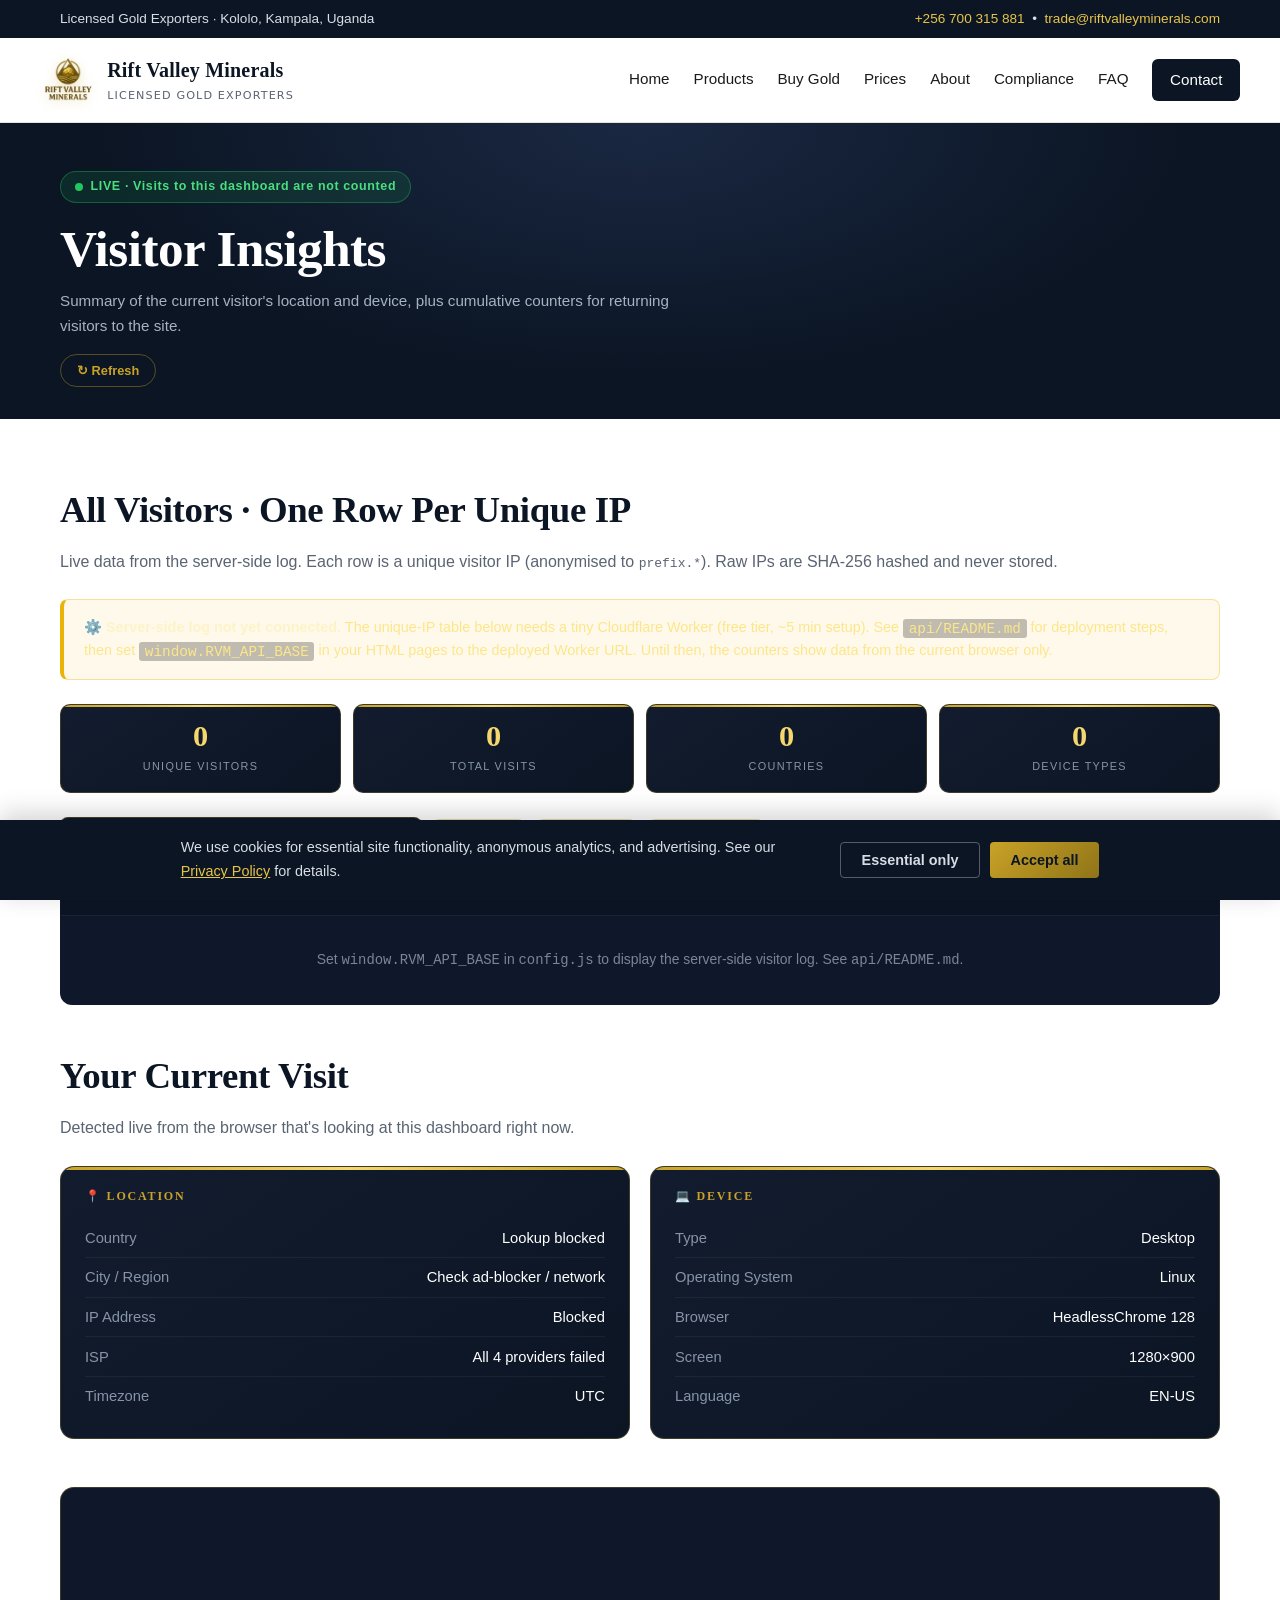
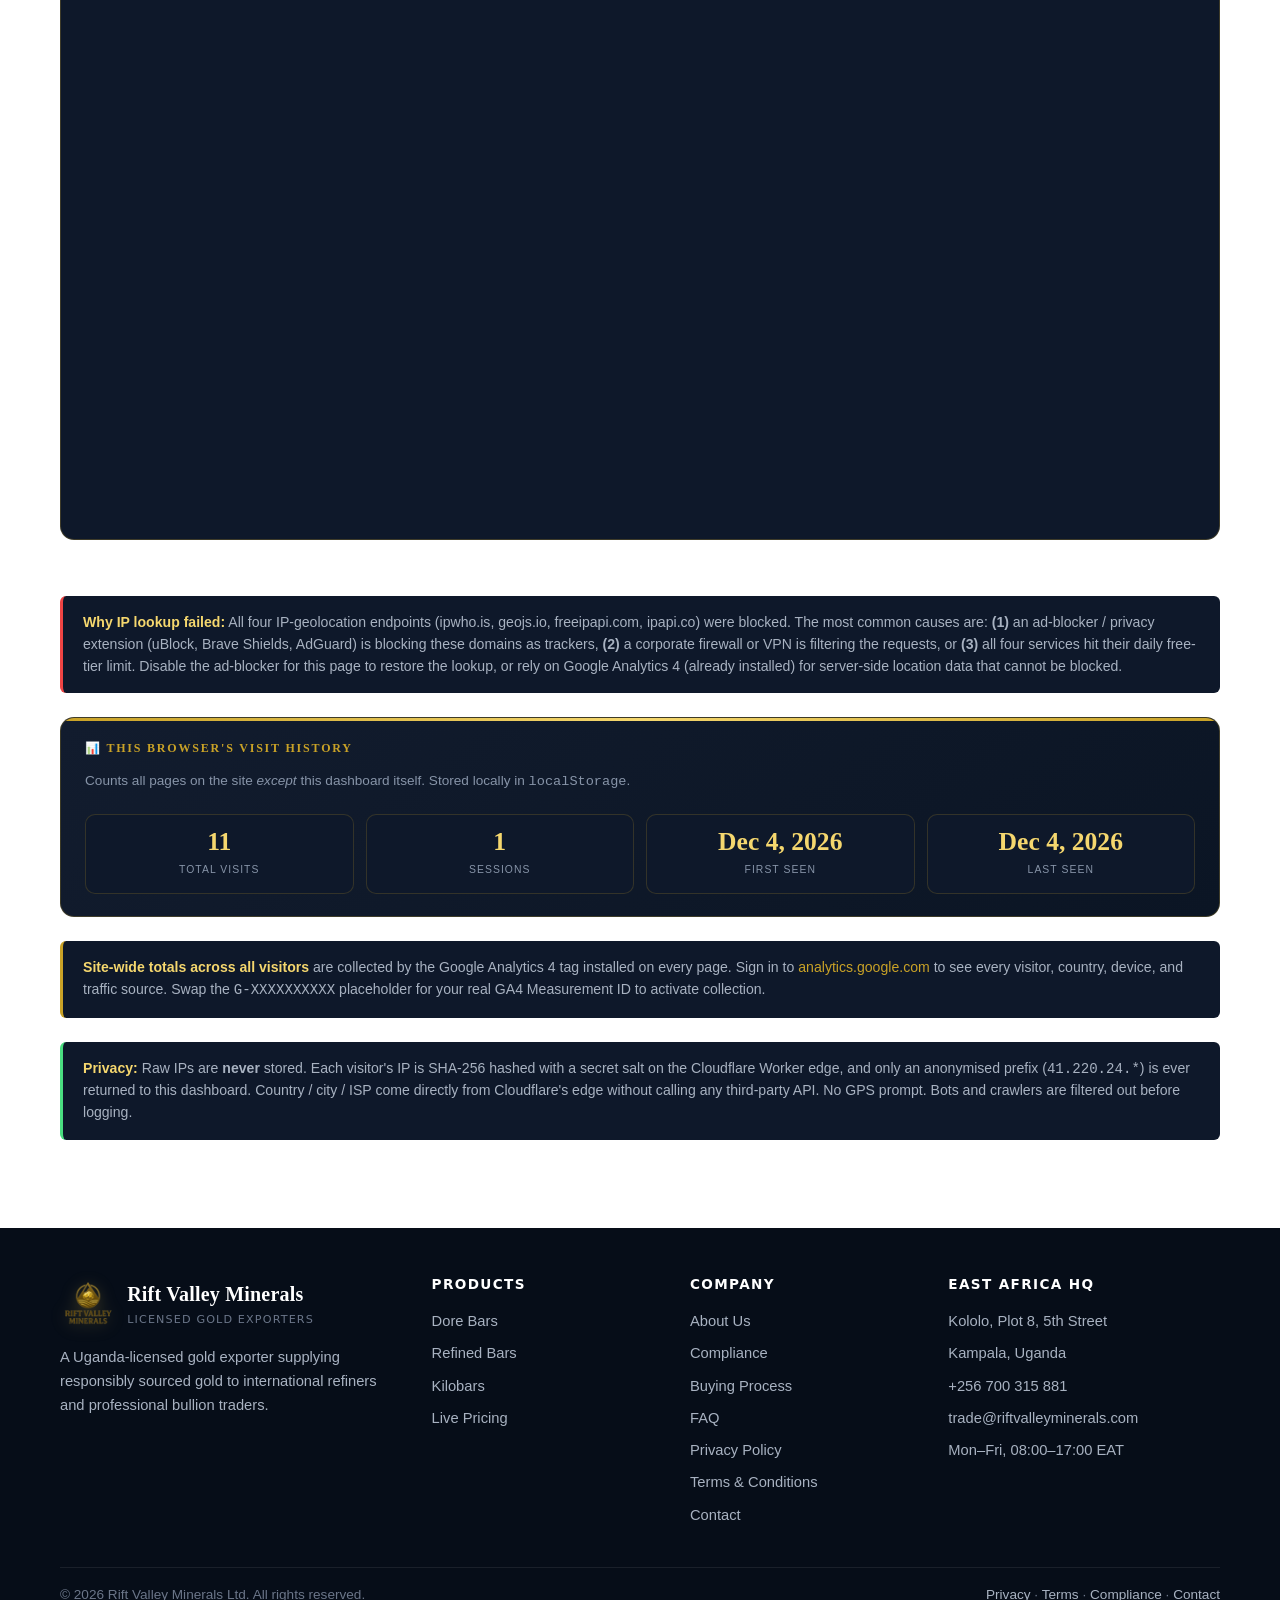
<file: visitors.html>
<!DOCTYPE html>
<html lang="en">
<head>
<meta charset="UTF-8">
<meta name="viewport" content="width=device-width, initial-scale=1.0">

<!-- Google tag (gtag.js) — Google Ads + Google Analytics 4 -->
<script async src="https://www.googletagmanager.com/gtag/js?id=G-XXXXXXXXXX"></script>
<script>
  window.dataLayer = window.dataLayer || [];
  function gtag(){dataLayer.push(arguments);}
  gtag('consent', 'default', {
    'ad_storage': 'denied',
    'ad_user_data': 'denied',
    'ad_personalization': 'denied',
    'analytics_storage': 'denied',
    'wait_for_update': 500
  });
  gtag('js', new Date());
  gtag('config', 'G-XXXXXXXXXX', { 'anonymize_ip': true });
  gtag('config', 'AW-XXXXXXXXX');
</script>
<title>Visitor Insights — Rift Valley Minerals</title>
<meta name="description" content="Summary dashboard showing current visitor location, device, and site-wide visit counters for Rift Valley Minerals.">
<meta name="robots" content="noindex,nofollow">
<link rel="canonical" href="https://riftvalleyminerals.com/visitors.html">
<link rel="icon" type="image/svg+xml" href="assets/images/favicon.svg">
<link rel="icon" type="image/png" href="assets/images/favicon.png">
<link rel="apple-touch-icon" href="assets/images/logo.png">
<link rel="manifest" href="manifest.json">
<meta name="application-name" content="Rift Valley Minerals">
<meta name="apple-mobile-web-app-title" content="Rift Valley">
<meta name="apple-mobile-web-app-capable" content="yes">
<meta name="msapplication-TileColor" content="#0b1524">

<link rel="preconnect" href="https://ipwho.is" crossorigin>
<link rel="dns-prefetch" href="https://ipwho.is">
<link rel="dns-prefetch" href="https://get.geojs.io">
<link rel="dns-prefetch" href="https://freeipapi.com">
<link rel="dns-prefetch" href="https://ipapi.co">

<link rel="stylesheet" href="styles.css">
<style>
  .viz-hero {
    background: radial-gradient(ellipse at top, #1a2842 0%, #0b1524 60%);
    padding: 3rem 0 2rem;
  }
  .live-badge {
    display:inline-flex; align-items:center; gap:.5rem;
    background: rgba(34,197,94,0.12);
    border:1px solid rgba(34,197,94,0.35);
    color:#4ade80;
    font-size:.78rem; font-weight:600;
    padding:.3rem .85rem;
    border-radius:999px;
    margin-bottom:.9rem;
    letter-spacing:.05em;
  }
  .live-badge .dot {
    width:8px; height:8px; border-radius:50%;
    background:#22c55e;
    animation: pulse-live 2s infinite;
  }
  @keyframes pulse-live {
    0% { box-shadow: 0 0 0 0 rgba(34,197,94,0.7); }
    70% { box-shadow: 0 0 0 8px rgba(34,197,94,0); }
    100% { box-shadow: 0 0 0 0 rgba(34,197,94,0); }
  }
  .summary-grid {
    display:grid;
    grid-template-columns: 1fr 1fr;
    gap:1.25rem;
    margin:1.5rem 0;
  }
  @media (max-width: 720px){ .summary-grid { grid-template-columns: 1fr; } }
  .sum-card {
    background: linear-gradient(145deg, #121c2e 0%, #0b1524 100%);
    border:1px solid rgba(201,162,39,0.25);
    border-radius:14px;
    padding:1.4rem 1.5rem;
    position:relative;
    overflow:hidden;
  }
  .sum-card::before {
    content:"";
    position:absolute; top:0; left:0; right:0; height:3px;
    background: linear-gradient(90deg, #c9a227 0%, #f5d76e 50%, #c9a227 100%);
  }
  .sum-card h3 {
    font-size:.75rem;
    text-transform:uppercase;
    letter-spacing:.15em;
    color:#c9a227;
    margin:0 0 .9rem;
    font-weight:700;
  }
  .sum-row {
    display:flex;
    justify-content:space-between;
    align-items:baseline;
    padding:.45rem 0;
    border-bottom:1px solid rgba(255,255,255,0.05);
    font-size:.92rem;
  }
  .sum-row:last-child { border-bottom:none; }
  .sum-row .k { color:#8794a8; }
  .sum-row .v { color:#fff; font-weight:500; text-align:right; max-width:60%; word-break:break-word; }
  .counter-row {
    display:grid;
    grid-template-columns: repeat(4, 1fr);
    gap:.75rem;
    margin:1.25rem 0 0;
  }
  @media (max-width: 640px){ .counter-row { grid-template-columns: repeat(2, 1fr); } }
  .ctr {
    background:#0e182a;
    border:1px solid rgba(201,162,39,0.2);
    border-radius:10px;
    padding:.9rem .6rem;
    text-align:center;
  }
  .ctr .n {
    font-family: Georgia, serif;
    font-size:1.6rem;
    color:#f5d76e;
    font-weight:700;
    line-height:1;
  }
  .ctr .l {
    font-size:.65rem;
    text-transform:uppercase;
    letter-spacing:.1em;
    color:#8794a8;
    margin-top:.4rem;
  }
  .map-frame {
    width:100%; aspect-ratio: 16/9;
    border:1px solid rgba(201,162,39,0.25);
    border-radius:14px;
    background:#0e182a;
    margin:1.5rem 0;
  }
  .viz-note {
    background: #0e182a;
    border-left: 3px solid #c9a227;
    padding:1rem 1.25rem;
    border-radius:6px;
    margin: 1.5rem 0;
    color:#a8b2c1;
    font-size:.88rem;
    line-height:1.55;
  }
  .viz-note strong { color:#f5d76e; }
  .refresh-btn {
    display:inline-flex; align-items:center; gap:.5rem;
    background: transparent;
    border:1px solid rgba(201,162,39,0.4);
    color:#c9a227;
    padding:.5rem 1rem;
    border-radius:999px;
    font-size:.8rem;
    font-weight:600;
    cursor:pointer;
    margin-top:1rem;
  }
  .refresh-btn:hover { background: rgba(201,162,39,0.12); color:#f5d76e; }

  /* Aggregate-table styles */
  .totals-row {
    display:grid;
    grid-template-columns: repeat(4, 1fr);
    gap:.75rem;
    margin:1.25rem 0 1.5rem;
  }
  @media (max-width:640px){ .totals-row { grid-template-columns: repeat(2, 1fr); } }
  .tot {
    background: linear-gradient(145deg, #121c2e 0%, #0b1524 100%);
    border:1px solid rgba(201,162,39,0.25);
    border-radius:10px;
    padding:1rem .8rem;
    text-align:center;
    position:relative; overflow:hidden;
  }
  .tot::before {
    content:""; position:absolute; top:0; left:0; right:0; height:2px;
    background: linear-gradient(90deg,#c9a227,#f5d76e,#c9a227);
  }
  .tot .n {
    font-family: Georgia, serif;
    font-size: 1.9rem;
    color:#f5d76e;
    font-weight:700; line-height:1;
  }
  .tot .l {
    font-size:.68rem;
    text-transform:uppercase; letter-spacing:.12em;
    color:#8794a8; margin-top:.45rem;
  }
  .visitors-toolbar {
    display:flex; flex-wrap:wrap; gap:.6rem; align-items:center;
    margin:.5rem 0 0;
  }
  .visitors-toolbar input[type="search"] {
    flex:1; min-width:200px; max-width:380px;
    background:#0e182a;
    border:1px solid rgba(201,162,39,0.3);
    border-radius:8px;
    color:#e6ecf5;
    padding:.55rem .9rem;
    font-size:.88rem;
    outline:none;
    transition: border-color .2s ease;
  }
  .visitors-toolbar input[type="search"]:focus { border-color:#c9a227; }
  .visitors-toolbar input[type="search"]::placeholder { color:#5b6679; }
  .tb-btn {
    background: transparent;
    border:1px solid rgba(201,162,39,0.4);
    color:#c9a227;
    padding:.5rem .9rem;
    border-radius:8px;
    font-size:.82rem;
    font-weight:600;
    cursor:pointer;
    transition: all .2s ease;
    white-space:nowrap;
  }
  .tb-btn:hover { background: rgba(201,162,39,0.12); color:#f5d76e; }
  .tb-btn.active { background:#c9a227; color:#0b1524; border-color:#c9a227; }
  .tb-spacer { flex:1; }
  .tb-meta { color:#7a8597; font-size:.8rem; }
  .visitors-table-wrap { overflow-x:auto; margin:1.25rem 0; }
  .visitors-table {
    width:100%;
    border-collapse:collapse;
    background:#0e182a;
    border:1px solid rgba(201,162,39,0.2);
    border-radius:12px;
    overflow:hidden;
    font-size:.87rem;
    min-width: 900px;
  }
  .visitors-table th, .visitors-table td {
    padding:.7rem .85rem;
    text-align:left;
    border-bottom:1px solid rgba(255,255,255,0.05);
    color:#e6ecf5;
  }
  .visitors-table th {
    background:#0b1524;
    color:#c9a227;
    font-size:.72rem;
    text-transform:uppercase;
    letter-spacing:.1em;
    font-weight:700;
    position:sticky; top:0;
  }
  .visitors-table tr:last-child td { border-bottom:none; }
  .visitors-table tr:hover td { background: rgba(201,162,39,0.05); }
  .visitors-table td.ip { font-family: ui-monospace,Menlo,monospace; color:#c9a227; }
  .visitors-table td.visits { text-align:right; font-weight:700; color:#f5d76e; }
  .chip {
    display:inline-block; background:rgba(201,162,39,0.12);
    border:1px solid rgba(201,162,39,0.3); color:#f5d76e;
    padding:.1rem .5rem; border-radius:999px; font-size:.72rem;
    margin:.15rem .2rem .15rem 0;
  }
  .country-list {
    display:flex; flex-wrap:wrap; gap:.4rem;
    margin:.8rem 0 0;
  }
  .setup-alert {
    background: rgba(234, 179, 8, 0.08);
    border:1px solid rgba(234,179,8,0.35);
    border-left:4px solid #eab308;
    border-radius:8px;
    padding:1rem 1.25rem;
    margin:1.5rem 0;
    color:#fde68a;
    font-size:.9rem;
    line-height:1.55;
  }
  .setup-alert strong { color:#fef3c7; }
  .setup-alert code { background: rgba(0,0,0,0.25); padding:.1rem .35rem; border-radius:3px; }
</style>
</head>
<body>

<div class="topbar">
  <div class="container">
    <span>Licensed Gold Exporters · Kololo, Kampala, Uganda</span>
    <span><a href="tel:+256700315881">+256 700 315 881</a> &nbsp;•&nbsp; <a href="mailto:trade@riftvalleyminerals.com">trade@riftvalleyminerals.com</a></span>
  </div>
</div>

<header class="site-header">
  <div class="container nav-wrap">
    <a href="index.html" class="brand">
      <img class="logo-img" src="assets/images/logo.png" alt="Rift Valley Minerals">
      <span>Rift Valley Minerals<small>Licensed Gold Exporters</small></span>
    </a>
    <button class="menu-toggle" aria-label="Toggle navigation" aria-expanded="false">☰</button>
    <nav class="nav" aria-label="Main">
      <a href="index.html">Home</a>
      <a href="products.html">Products</a>
      <a href="buy-gold.html">Buy Gold</a>
      <a href="prices.html">Prices</a>
      <a href="about.html">About</a>
      <a href="compliance.html">Compliance</a>
      <a href="faq.html">FAQ</a>
      <a href="contact.html" class="cta-btn">Contact</a>
    </nav>
  </div>
</header>

<section class="viz-hero">
  <div class="container">
    <div class="live-badge"><span class="dot"></span> LIVE · Visits to this dashboard are not counted</div>
    <h1 style="color:#fff;margin:0 0 .4rem">Visitor Insights</h1>
    <p style="color:#a8b2c1;max-width:620px;margin:0;font-size:.95rem">
      Summary of the current visitor's location and device, plus cumulative
      counters for returning visitors to the site.
    </p>
    <button class="refresh-btn" onclick="window.location.reload()">↻ Refresh</button>
  </div>
</section>

<section>
  <div class="container">

    <!-- ===== ALL VISITORS — one row per unique IP (from Cloudflare Worker) ===== -->
    <h2 style="margin-top:.25rem">All Visitors · One Row Per Unique IP</h2>
    <p style="color:var(--muted);margin:.25rem 0 0">
      Live data from the server-side log. Each row is a unique visitor IP
      (anonymised to <code>prefix.*</code>). Raw IPs are SHA-256 hashed and
      never stored.
    </p>

    <div id="setup-alert" class="setup-alert" style="display:none">
      <strong>⚙️ Server-side log not yet connected.</strong>
      The unique-IP table below needs a tiny Cloudflare Worker (free tier, ~5 min setup).
      See <code>api/README.md</code> for deployment steps, then set
      <code>window.RVM_API_BASE</code> in your HTML pages to the deployed Worker URL.
      Until then, the counters show data from the current browser only.
    </div>

    <div class="totals-row">
      <div class="tot"><div class="n" id="t-unique">—</div><div class="l">Unique Visitors</div></div>
      <div class="tot"><div class="n" id="t-visits">—</div><div class="l">Total Visits</div></div>
      <div class="tot"><div class="n" id="t-countries">—</div><div class="l">Countries</div></div>
      <div class="tot"><div class="n" id="t-devices">—</div><div class="l">Device Types</div></div>
    </div>

    <div id="country-chips-wrap" style="display:none">
      <strong style="color:#c9a227;font-size:.78rem;letter-spacing:.1em;text-transform:uppercase">Top Countries</strong>
      <div class="country-list" id="country-chips"></div>
    </div>

    <div class="visitors-toolbar">
      <input type="search" id="vis-search" placeholder="Search country, city, ISP, OS, browser…" aria-label="Search visitors">
      <button class="tb-btn" id="vis-refresh" type="button">↻ Refresh</button>
      <button class="tb-btn" id="vis-auto"    type="button">⏱ Auto 30s</button>
      <button class="tb-btn" id="vis-csv"     type="button">⬇ Export CSV</button>
      <span class="tb-spacer"></span>
      <span class="tb-meta" id="vis-meta">—</span>
    </div>

    <div class="visitors-table-wrap">
      <table class="visitors-table">
        <thead>
          <tr>
            <th>#</th>
            <th>IP Prefix</th>
            <th>Country</th>
            <th>City / Region</th>
            <th>ISP / Network</th>
            <th>OS</th>
            <th>Browser</th>
            <th>Device</th>
            <th>Last Page</th>
            <th>First Seen</th>
            <th>Last Seen</th>
            <th style="text-align:right">Visits</th>
          </tr>
        </thead>
        <tbody id="visitors-rows">
          <tr><td colspan="12" style="color:#7a8597;text-align:center;padding:2rem">Loading visitor log…</td></tr>
        </tbody>
      </table>
    </div>

    <!-- ===== Your current visit (client-side) ===== -->
    <h2 style="margin-top:3rem">Your Current Visit</h2>
    <p style="color:var(--muted);margin:.25rem 0 0">
      Detected live from the browser that's looking at this dashboard right now.
    </p>
    <div class="summary-grid">
      <div class="sum-card">
        <h3>📍 Location</h3>
        <div class="sum-row"><span class="k">Country</span><span class="v" id="g-country">Loading…</span></div>
        <div class="sum-row"><span class="k">City / Region</span><span class="v" id="g-city">—</span></div>
        <div class="sum-row"><span class="k">IP Address</span><span class="v" id="g-ip">—</span></div>
        <div class="sum-row"><span class="k">ISP</span><span class="v" id="g-org">—</span></div>
        <div class="sum-row"><span class="k">Timezone</span><span class="v" id="g-tz">—</span></div>
      </div>
      <div class="sum-card">
        <h3>💻 Device</h3>
        <div class="sum-row"><span class="k">Type</span><span class="v" id="d-type">—</span></div>
        <div class="sum-row"><span class="k">Operating System</span><span class="v" id="d-os">—</span></div>
        <div class="sum-row"><span class="k">Browser</span><span class="v" id="d-browser">—</span></div>
        <div class="sum-row"><span class="k">Screen</span><span class="v" id="d-screen">—</span></div>
        <div class="sum-row"><span class="k">Language</span><span class="v" id="d-lang">—</span></div>
      </div>
    </div>

    <!-- Map -->
    <iframe id="g-map" class="map-frame" loading="lazy" referrerpolicy="no-referrer-when-downgrade" title="Visitor location"></iframe>

    <!-- This browser's own local counter -->
    <div class="sum-card">
      <h3>📊 This Browser's Visit History</h3>
      <p style="color:#8794a8;font-size:.85rem;margin:0 0 .5rem">
        Counts all pages on the site <em>except</em> this dashboard itself. Stored locally in <code>localStorage</code>.
      </p>
      <div class="counter-row">
        <div class="ctr"><div class="n" id="s-visits">—</div><div class="l">Total Visits</div></div>
        <div class="ctr"><div class="n" id="s-sessions">—</div><div class="l">Sessions</div></div>
        <div class="ctr"><div class="n" id="s-first">—</div><div class="l">First Seen</div></div>
        <div class="ctr"><div class="n" id="s-last">—</div><div class="l">Last Seen</div></div>
      </div>
    </div>

    <!-- Aggregate analytics note -->
    <div class="viz-note">
      <strong>Site-wide totals across all visitors</strong> are collected by the
      Google Analytics 4 tag installed on every page. Sign in to
      <a href="https://analytics.google.com" target="_blank" rel="noopener" style="color:#c9a227">analytics.google.com</a>
      to see every visitor, country, device, and traffic source. Swap the
      <code>G-XXXXXXXXXX</code> placeholder for your real GA4 Measurement ID to
      activate collection.
    </div>

    <div class="viz-note" style="border-left-color:#4ade80">
      <strong>Privacy:</strong> Raw IPs are <b>never</b> stored. Each visitor's IP
      is SHA-256 hashed with a secret salt on the Cloudflare Worker edge, and
      only an anonymised prefix (<code>41.220.24.*</code>) is ever returned to
      this dashboard. Country / city / ISP come directly from Cloudflare's edge
      without calling any third-party API. No GPS prompt. Bots and crawlers are
      filtered out before logging.
    </div>

  </div>
</section>

<footer class="site-footer">
  <div class="container">
    <div class="footer-grid">
      <div>
        <a href="index.html" class="brand">
          <img class="logo-img" src="assets/images/logo.png" alt="Rift Valley Minerals">
          <span>Rift Valley Minerals<small style="color:#6b7689">Licensed Gold Exporters</small></span>
        </a>
        <p style="color:#a8b2c1;margin-top:.8rem">A Uganda-licensed gold exporter supplying responsibly sourced gold to international refiners and professional bullion traders.</p>
      </div>
      <div>
        <h4>Products</h4>
        <ul>
          <li><a href="products.html">Dore Bars</a></li>
          <li><a href="products.html">Refined Bars</a></li>
          <li><a href="products.html">Kilobars</a></li>
          <li><a href="prices.html">Live Pricing</a></li>
        </ul>
      </div>
      <div>
        <h4>Company</h4>
        <ul>
          <li><a href="about.html">About Us</a></li>
          <li><a href="compliance.html">Compliance</a></li>
          <li><a href="buy-gold.html">Buying Process</a></li>
          <li><a href="faq.html">FAQ</a></li>
          <li><a href="privacy.html">Privacy Policy</a></li>
          <li><a href="terms.html">Terms &amp; Conditions</a></li>
          <li><a href="contact.html">Contact</a></li>
        </ul>
      </div>
      <div>
        <h4>East Africa HQ</h4>
        <ul>
          <li>Kololo, Plot 8, 5th Street</li>
          <li>Kampala, Uganda</li>
          <li><a href="tel:+256700315881">+256 700 315 881</a></li>
          <li><a href="mailto:trade@riftvalleyminerals.com">trade@riftvalleyminerals.com</a></li>
          <li>Mon–Fri, 08:00–17:00 EAT</li>
        </ul>
      </div>
    </div>
    <div class="footer-bottom">
      <span>© <span id="yr"></span> Rift Valley Minerals Ltd. All rights reserved.</span>
      <span><a href="privacy.html">Privacy</a> · <a href="terms.html">Terms</a> · <a href="compliance.html">Compliance</a> · <a href="contact.html">Contact</a></span>
    </div>
  </div>
</footer>

<script>document.getElementById('yr').textContent = new Date().getFullYear();</script>
<script src="config.js"></script><script src="script.js"></script>
<script>
/* ============================================================
   VISITOR DASHBOARD
   - Pulls aggregated "1 row per unique IP" from Cloudflare Worker
   - Falls back to client-side lookup for the "your visit" card
   - Does NOT increment any counter when this dashboard is viewed
   ============================================================

   HOW TO CONNECT THE SERVER-SIDE LOG:
   Deploy api/worker.js to Cloudflare (see api/README.md), then set
   window.RVM_API_BASE in /config.js — that's the only edit needed. */
const API_BASE = window.RVM_API_BASE || '';

(function(){
  'use strict';
  const $ = id => document.getElementById(id);
  const setText = (id, v) => { const el = $(id); if (el) el.textContent = (v ?? '—'); };

  /* ---------- 0. Aggregated unique-IP table from Worker ---------- */
  let cachedRows = [];        // last successful response, used for filter+CSV
  let autoTimer  = null;

  const fmtDate = iso => {
    const d = new Date(iso);
    return d.toLocaleDateString(undefined,{month:'short',day:'numeric'}) +
           ' ' + d.toLocaleTimeString(undefined,{hour:'2-digit',minute:'2-digit'});
  };

  function escapeHtml(s){
    return String(s ?? '').replace(/[&<>"']/g, c => ({'&':'&amp;','<':'&lt;','>':'&gt;','"':'&quot;',"'":'&#39;'}[c]));
  }

  function renderRows(rows){
    if (!rows.length){
      $('visitors-rows').innerHTML =
        '<tr><td colspan="12" style="text-align:center;color:#7a8597;padding:2rem">No matching visitors.</td></tr>';
      return;
    }
    $('visitors-rows').innerHTML = rows.map((r, i) => `
      <tr>
        <td>${i+1}</td>
        <td class="ip" title="${escapeHtml(r.ipHash || '')}">${escapeHtml(r.ipPrefix || '—')}</td>
        <td>${escapeHtml(r.countryName || r.country || '—')}${r.country && r.countryName ? ` <span style="color:#8794a8">(${escapeHtml(r.country)})</span>` : ''}</td>
        <td>${escapeHtml([r.city, r.region].filter(Boolean).join(', ') || '—')}</td>
        <td>${escapeHtml(r.asOrg || '—')}</td>
        <td>${escapeHtml(r.os || '—')}</td>
        <td>${escapeHtml(r.browser || '—')}</td>
        <td>${escapeHtml(r.device || '—')}</td>
        <td>${escapeHtml(r.lastPage || '—')}</td>
        <td>${fmtDate(r.first)}</td>
        <td>${fmtDate(r.last)}</td>
        <td class="visits">${(r.visits || 0).toLocaleString()}</td>
      </tr>
    `).join('');
  }

  function applyFilter(){
    const q = ($('vis-search').value || '').trim().toLowerCase();
    if (!q){ renderRows(cachedRows); $('vis-meta').textContent = `${cachedRows.length} rows`; return; }
    const filtered = cachedRows.filter(r => {
      const hay = [r.countryName, r.country, r.city, r.region, r.asOrg, r.os, r.browser, r.device, r.lastPage, r.ipPrefix, r.tz, r.lang]
        .filter(Boolean).join(' ').toLowerCase();
      return hay.includes(q);
    });
    renderRows(filtered);
    $('vis-meta').textContent = `${filtered.length} of ${cachedRows.length} rows`;
  }

  async function loadAggregate(){
    if (!API_BASE){
      $('setup-alert').style.display = 'block';
      $('visitors-rows').innerHTML = '<tr><td colspan="12" style="text-align:center;color:#7a8597;padding:2rem">' +
        'Set <code>window.RVM_API_BASE</code> in <code>config.js</code> to display the server-side visitor log. See <code>api/README.md</code>.</td></tr>';
      setText('t-unique', '0'); setText('t-visits','0'); setText('t-countries','0'); setText('t-devices','0');
      $('vis-meta').textContent = 'API not configured';
      return;
    }
    $('vis-meta').textContent = 'Loading…';
    try {
      const res  = await fetch(API_BASE.replace(/\/+$/,'') + '/list', { cache: 'no-store' });
      if (!res.ok) throw new Error('HTTP ' + res.status);
      const data = await res.json();

      setText('t-unique',    (data.uniqueVisitors || 0).toLocaleString());
      setText('t-visits',    (data.totalVisits   || 0).toLocaleString());
      setText('t-countries', Object.keys(data.countries || {}).length);
      setText('t-devices',   Object.keys(data.devices   || {}).length);

      // Country chips
      const entries = Object.entries(data.countries || {}).sort((a,b) => b[1]-a[1]);
      if (entries.length){
        $('country-chips').innerHTML = entries.map(([k,v]) => `<span class="chip">${escapeHtml(k)} · ${v}</span>`).join('');
        $('country-chips-wrap').style.display = '';
      } else {
        $('country-chips-wrap').style.display = 'none';
      }

      cachedRows = data.rows || [];
      if (!cachedRows.length){
        $('visitors-rows').innerHTML =
          '<tr><td colspan="12" style="text-align:center;color:#7a8597;padding:2rem">No visitors logged yet. Visit any other page on the site to generate the first row.</td></tr>';
        $('vis-meta').textContent = '0 rows · updated ' + fmtDate(new Date().toISOString());
        return;
      }
      applyFilter();
      $('vis-meta').textContent = `${cachedRows.length} rows · updated ${fmtDate(new Date().toISOString())}`;
    } catch(err){
      console.warn('Visitor log fetch failed', err);
      $('setup-alert').style.display = 'block';
      $('setup-alert').innerHTML = '<strong>⚠️ Could not reach the visitor-log API.</strong> ' +
        'Check that the Cloudflare Worker at <code>' + escapeHtml(API_BASE) + '</code> is deployed. Error: ' + escapeHtml(err.message);
      $('visitors-rows').innerHTML = '<tr><td colspan="12" style="text-align:center;color:#ef4444;padding:2rem">API request failed — see alert above.</td></tr>';
      setText('t-unique','0'); setText('t-visits','0'); setText('t-countries','0'); setText('t-devices','0');
      $('vis-meta').textContent = 'Fetch failed';
    }
  }

  /* CSV export of currently-displayed (filtered) rows */
  function exportCsv(){
    const headers = ['#','IP Prefix','IP Hash','Country','Country Code','Region','City','Postal','Timezone','Latitude','Longitude','ASN','ISP','OS','Browser','Device','Screen','Language','Last Page','Referrer','First Seen','Last Seen','Visits','Sessions'];
    const q = ($('vis-search').value || '').trim().toLowerCase();
    const rows = q ? cachedRows.filter(r => {
      const hay = [r.countryName,r.country,r.city,r.region,r.asOrg,r.os,r.browser,r.device,r.lastPage,r.ipPrefix,r.tz,r.lang].filter(Boolean).join(' ').toLowerCase();
      return hay.includes(q);
    }) : cachedRows;
    const esc = s => '"' + String(s ?? '').replace(/"/g,'""') + '"';
    const lines = [headers.map(esc).join(',')];
    rows.forEach((r, i) => {
      lines.push([i+1, r.ipPrefix, r.ipHash, r.countryName, r.country, r.region, r.city, r.postal, r.tz, r.lat, r.lon, r.asn, r.asOrg, r.os, r.browser, r.device, r.screen, r.lang, r.lastPage, r.referrer, r.first, r.last, r.visits, r.sessions].map(esc).join(','));
    });
    const blob = new Blob([lines.join('\n')], { type:'text/csv;charset=utf-8;' });
    const a = document.createElement('a');
    a.href = URL.createObjectURL(blob);
    a.download = 'rvm-visitors-' + new Date().toISOString().slice(0,10) + '.csv';
    document.body.appendChild(a); a.click(); a.remove();
  }

  // Wire up controls
  $('vis-search').addEventListener('input', applyFilter);
  $('vis-refresh').addEventListener('click', loadAggregate);
  $('vis-csv').addEventListener('click', exportCsv);
  $('vis-auto').addEventListener('click', () => {
    if (autoTimer){ clearInterval(autoTimer); autoTimer = null; $('vis-auto').classList.remove('active'); $('vis-auto').textContent = '⏱ Auto 30s'; }
    else { autoTimer = setInterval(loadAggregate, 30000); $('vis-auto').classList.add('active'); $('vis-auto').textContent = '⏱ Auto ON'; }
  });

  // Initial load
  loadAggregate();

  /* ---------- 1. Local visit counter — READ ONLY on this page ---------- */
  /* The counter is incremented by script.js on every OTHER page.
     Here we only DISPLAY the stored values so viewing the dashboard
     doesn't inflate the numbers. */
  try {
    const raw = localStorage.getItem('rvm_visits_v1');
    const data = raw ? JSON.parse(raw) : null;
    if (data) {
      const fmt = iso => new Date(iso).toLocaleDateString(undefined, { month:'short', day:'numeric', year:'numeric'});
      setText('s-visits',   (data.visits   || 0).toLocaleString());
      setText('s-sessions', (data.sessions || 0).toLocaleString());
      setText('s-first',    data.first ? fmt(data.first) : '—');
      setText('s-last',     data.last  ? fmt(data.last)  : '—');
    } else {
      setText('s-visits', '0'); setText('s-sessions', '0');
      setText('s-first', 'No visits yet'); setText('s-last', 'No visits yet');
    }
  } catch(e){ console.warn('Counter read failed', e); }

  /* ---------- 2. Device summary ---------- */
  const ua = navigator.userAgent || '';
  const uaData = navigator.userAgentData || null;

  function detectOS(){
    if (uaData?.platform) return uaData.platform;
    if (/Windows NT 10/i.test(ua)) return 'Windows 10/11';
    if (/Windows/i.test(ua))       return 'Windows';
    if (/iPad|iPhone|iPod/i.test(ua)) return 'iOS ' + ((ua.match(/OS (\d+[_\.]\d+)/)||[,''])[1].replace('_','.'));
    if (/Android/i.test(ua))       return 'Android ' + ((ua.match(/Android (\d+(?:\.\d+)?)/)||[,''])[1]);
    if (/Mac OS X/i.test(ua))      return 'macOS ' + ((ua.match(/Mac OS X (\d+[_\.]\d+)/)||[,''])[1].replace('_','.'));
    if (/CrOS/i.test(ua))          return 'ChromeOS';
    if (/Linux/i.test(ua))         return 'Linux';
    return 'Unknown';
  }
  function detectBrowser(){
    const brands = uaData?.brands?.filter(b => !/Not.A.Brand|Chromium/i.test(b.brand));
    if (brands?.length) return `${brands[0].brand} ${brands[0].version}`;
    let m;
    if ((m = ua.match(/Edg\/(\d+)/)))     return 'Edge ' + m[1];
    if ((m = ua.match(/OPR\/(\d+)/)))     return 'Opera ' + m[1];
    if ((m = ua.match(/Firefox\/(\d+)/))) return 'Firefox ' + m[1];
    if ((m = ua.match(/Chrome\/(\d+)/)))  return 'Chrome ' + m[1];
    if ((m = ua.match(/Version\/(\d+).*Safari/))) return 'Safari ' + m[1];
    return 'Unknown';
  }
  function detectDevice(){
    if (uaData?.mobile) return 'Mobile';
    if (/iPad|Tablet/i.test(ua)) return 'Tablet';
    if (/Mobile|Android|iPhone/i.test(ua)) return 'Mobile';
    return 'Desktop';
  }

  setText('d-type',    detectDevice());
  setText('d-os',      detectOS());
  setText('d-browser', detectBrowser());
  setText('d-screen',  `${screen.width}×${screen.height}`);
  setText('d-lang',    (navigator.language || '').toUpperCase());

  /* ---------- 3. Geolocation — tries multiple providers in sequence ----------
     Why: each free provider can be blocked by ad-blockers, rate-limited,
     or firewalled. If one fails we fall through to the next.
     Each adapter normalises its provider's shape to a common schema. */
  (async function(){
    const providers = [
      { name:'ipwho.is', url:'https://ipwho.is/',
        map: d => d.success === false ? null : ({
          ip:d.ip, country:d.country, cc:d.country_code,
          city:d.city, region:d.region, org:d.connection?.isp,
          tz:d.timezone?.id, lat:d.latitude, lon:d.longitude
        })
      },
      { name:'geojs.io', url:'https://get.geojs.io/v1/ip/geo.json',
        map: d => ({
          ip:d.ip, country:d.country, cc:d.country_code,
          city:d.city, region:d.region, org:d.organization_name || d.organization,
          tz:d.timezone, lat:parseFloat(d.latitude), lon:parseFloat(d.longitude)
        })
      },
      { name:'freeipapi.com', url:'https://freeipapi.com/api/json/',
        map: d => ({
          ip:d.ipAddress, country:d.countryName, cc:d.countryCode,
          city:d.cityName, region:d.regionName, org:null,
          tz:d.timeZone, lat:d.latitude, lon:d.longitude
        })
      },
      { name:'ipapi.co', url:'https://ipapi.co/json/',
        map: d => d.error ? null : ({
          ip:d.ip, country:d.country_name, cc:d.country_code,
          city:d.city, region:d.region, org:d.org,
          tz:d.timezone, lat:d.latitude, lon:d.longitude
        })
      }
    ];

    const errors = [];
    for (const p of providers){
      try {
        const res = await fetch(p.url, { cache:'no-store' });
        if (!res.ok) throw new Error('HTTP ' + res.status);
        const json = await res.json();
        const d = p.map(json);
        if (!d || !d.ip) throw new Error('Empty response');

        setText('g-country', `${d.country || '—'}${d.cc ? ' (' + d.cc + ')' : ''}`);
        setText('g-city',    [d.city, d.region].filter(Boolean).join(', ') || '—');
        setText('g-ip',      d.ip);
        setText('g-org',     d.org || '—');
        setText('g-tz',      d.tz  || '—');

        if (d.lat && d.lon){
          const lat = +d.lat, lon = +d.lon;
          const bbox = [lon-1.5, lat-1.5, lon+1.5, lat+1.5].join(',');
          $('g-map').src = `https://www.openstreetmap.org/export/embed.html?bbox=${bbox}&layer=mapnik&marker=${lat},${lon}`;
        }
        console.log('[visitors] geo via', p.name);
        return; // first success wins
      } catch(e){
        errors.push(`${p.name}: ${e.message}`);
      }
    }

    // All providers failed — show clear diagnosis
    console.warn('[visitors] all geo providers failed:', errors);
    setText('g-ip',      'Blocked');
    setText('g-country', 'Lookup blocked');
    setText('g-city',    'Check ad-blocker / network');
    setText('g-org',     'All 4 providers failed');
    setText('g-tz',      Intl.DateTimeFormat().resolvedOptions().timeZone || '—');

    // Show an inline diagnostic note
    const diag = document.createElement('div');
    diag.className = 'viz-note';
    diag.style.borderLeftColor = '#ef4444';
    diag.innerHTML = '<strong>Why IP lookup failed:</strong> All four IP-geolocation endpoints ' +
      '(ipwho.is, geojs.io, freeipapi.com, ipapi.co) were blocked. The most common causes are: ' +
      '<b>(1)</b> an ad-blocker / privacy extension (uBlock, Brave Shields, AdGuard) is blocking these domains as trackers, ' +
      '<b>(2)</b> a corporate firewall or VPN is filtering the requests, or ' +
      '<b>(3)</b> all four services hit their daily free-tier limit. ' +
      'Disable the ad-blocker for this page to restore the lookup, or rely on Google Analytics 4 (already installed) for server-side location data that cannot be blocked.';
    document.querySelector('.map-frame').after(diag);
  })();

})();
</script>
</body>
</html>
</file>
<file: styles.css>
:root {
  --gold: #c9a227;
  --gold-light: #e8c547;
  --gold-dark: #8f7418;
  --navy: #0b1524;
  --navy-light: #13203a;
  --ink: #1a1a1a;
  --muted: #5a6472;
  --bg: #ffffff;
  --bg-soft: #f7f6f1;
  --line: #e6e3d8;
  --success: #1f7a4c;
  --radius: 6px;
  --shadow: 0 8px 28px rgba(11, 21, 36, 0.08);
  --maxw: 1200px;
}

* { box-sizing: border-box; margin: 0; padding: 0; }

html { scroll-behavior: smooth; }

body {
  font-family: -apple-system, BlinkMacSystemFont, "Segoe UI", Roboto, "Helvetica Neue", Arial, sans-serif;
  color: var(--ink);
  line-height: 1.65;
  background: var(--bg);
  -webkit-font-smoothing: antialiased;
}

img { max-width: 100%; display: block; }

a { color: var(--gold-dark); text-decoration: none; transition: color .15s ease; }
a:hover { color: var(--gold); }

h1, h2, h3, h4 {
  font-family: "Georgia", "Times New Roman", serif;
  font-weight: 600;
  line-height: 1.25;
  color: var(--navy);
  letter-spacing: -0.01em;
}

h1 { font-size: clamp(2rem, 4vw, 3.2rem); margin-bottom: 1rem; }
h2 { font-size: clamp(1.6rem, 3vw, 2.3rem); margin-bottom: 1rem; }
h3 { font-size: 1.25rem; margin-bottom: .6rem; }
p { margin-bottom: 1rem; }

.container {
  max-width: var(--maxw);
  margin: 0 auto;
  padding: 0 1.25rem;
}

/* ---------- Top bar ---------- */
.topbar {
  background: var(--navy);
  color: #d9dee7;
  font-size: .85rem;
  padding: .5rem 0;
}
.topbar .container {
  display: flex;
  justify-content: space-between;
  flex-wrap: wrap;
  gap: .5rem;
}
.topbar a { color: var(--gold-light); }
.topbar a:hover { color: #fff; }

/* ---------- Header / Nav ---------- */
.site-header {
  background: #fff;
  border-bottom: 1px solid var(--line);
  position: sticky;
  top: 0;
  z-index: 100;
  box-shadow: 0 1px 0 rgba(0,0,0,.02);
}
.nav-wrap {
  display: flex;
  align-items: center;
  justify-content: space-between;
  padding: .85rem 0;
  gap: 1rem;
}
.brand {
  display: flex;
  align-items: center;
  gap: .7rem;
  color: var(--navy);
  font-family: Georgia, serif;
  font-size: 1.25rem;
  font-weight: 700;
  letter-spacing: .01em;
}
.brand .logo {
  width: 44px; height: 44px;
  border-radius: 50%;
  background: linear-gradient(135deg, var(--gold-light), var(--gold-dark));
  display: grid; place-items: center;
  color: var(--navy);
  font-weight: 800;
  font-family: Georgia, serif;
  box-shadow: inset 0 0 0 2px rgba(255,255,255,.4);
}
.brand .logo-img {
  width: 56px; height: 56px;
  object-fit: contain;
  filter: drop-shadow(0 2px 6px rgba(201, 162, 39, 0.35));
  transition: transform .35s cubic-bezier(.2,.8,.2,1), filter .35s ease;
}
.brand:hover .logo-img {
  transform: rotate(-8deg) scale(1.08);
  filter: drop-shadow(0 4px 12px rgba(232, 197, 71, 0.55));
}
.site-footer .brand .logo-img {
  filter: drop-shadow(0 2px 8px rgba(232, 197, 71, 0.25));
}
.brand small { display:block; font-size:.7rem; color: var(--muted); font-weight:400; letter-spacing: .1em; text-transform: uppercase; font-family: system-ui, sans-serif; }
.brand:hover { color: var(--navy); }

.nav { display: flex; gap: 1.5rem; align-items: center; }
.nav a {
  color: var(--ink);
  font-weight: 500;
  font-size: .95rem;
  padding: .3rem 0;
  border-bottom: 2px solid transparent;
}
.nav a:hover, .nav a.active { color: var(--navy); border-bottom-color: var(--gold); }

.nav .cta-btn { padding: .55rem 1.1rem; border-bottom: none; }

.menu-toggle {
  display: none;
  background: none;
  border: 1px solid var(--line);
  padding: .4rem .6rem;
  border-radius: var(--radius);
  cursor: pointer;
  font-size: 1.2rem;
}

@media (max-width: 860px) {
  .menu-toggle { display: block; }
  .nav {
    position: absolute;
    top: 100%;
    left: 0; right: 0;
    background: #fff;
    flex-direction: column;
    align-items: stretch;
    padding: 1rem 1.25rem;
    gap: .5rem;
    border-bottom: 1px solid var(--line);
    box-shadow: var(--shadow);
    display: none;
  }
  .nav.open { display: flex; }
  .nav a { padding: .6rem 0; border-bottom: 1px solid var(--line); }
  .nav a:last-child { border-bottom: none; }
}

/* ---------- Buttons ---------- */
.btn {
  display: inline-block;
  padding: .8rem 1.5rem;
  border-radius: var(--radius);
  font-weight: 600;
  font-size: .95rem;
  cursor: pointer;
  border: none;
  transition: transform .1s ease, box-shadow .15s ease, background .15s ease;
  text-align: center;
}
.btn-primary {
  background: linear-gradient(135deg, var(--gold), var(--gold-dark));
  color: var(--navy);
  box-shadow: 0 4px 14px rgba(201, 162, 39, 0.35);
}
.btn-primary:hover { transform: translateY(-1px); color: var(--navy); box-shadow: 0 6px 18px rgba(201, 162, 39, 0.45); }
.btn-outline {
  background: transparent;
  color: var(--navy);
  border: 2px solid var(--navy);
}
.btn-outline:hover { background: var(--navy); color: #fff; }
.cta-btn {
  background: var(--navy);
  color: #fff !important;
  border-radius: var(--radius);
  padding: .6rem 1.2rem;
}
.cta-btn:hover { background: var(--gold); color: var(--navy) !important; }

/* ---------- Hero ---------- */
.hero {
  position: relative;
  background:
    linear-gradient(135deg, rgba(11,21,36,.88), rgba(11,21,36,.65)),
    url('assets/images/hero-mining.jpg') center/cover no-repeat,
    radial-gradient(circle at 75% 25%, rgba(201,162,39,.35), transparent 55%),
    radial-gradient(circle at 15% 90%, rgba(201,162,39,.2), transparent 50%),
    linear-gradient(135deg, #0b1524, #1a2a44);
  color: #fff;
  padding: 6rem 0 5.5rem;
  overflow: hidden;
}
.hero::before {
  content: "";
  position: absolute; inset: 0;
  background-image:
    repeating-linear-gradient(45deg, rgba(255,255,255,.02) 0 2px, transparent 2px 12px);
  pointer-events: none;
}
.hero .container { position: relative; z-index: 2; }
.hero h1 { color: #fff; }
.hero h1 span { color: var(--gold-light); }
.hero p.lead {
  font-size: 1.15rem;
  max-width: 640px;
  color: #d3d9e3;
  margin-bottom: 1.8rem;
}
.hero-actions { display: flex; gap: .8rem; flex-wrap: wrap; }

.hero-badges {
  display: flex;
  flex-wrap: wrap;
  gap: 1.25rem;
  margin-top: 2.5rem;
  padding-top: 1.5rem;
  border-top: 1px solid rgba(255,255,255,.15);
}
.hero-badge {
  display: flex;
  align-items: center;
  gap: .5rem;
  font-size: .9rem;
  color: #c9d1de;
}
.hero-badge::before {
  content: "";
  width: 8px; height: 8px;
  border-radius: 50%;
  background: var(--gold-light);
  box-shadow: 0 0 10px var(--gold);
}

/* ---------- Sections ---------- */
section { padding: 4rem 0; }
section.alt { background: var(--bg-soft); }
.section-head {
  text-align: center;
  max-width: 720px;
  margin: 0 auto 2.5rem;
}
.section-head .eyebrow {
  display: inline-block;
  color: var(--gold-dark);
  font-size: .8rem;
  font-weight: 600;
  letter-spacing: .15em;
  text-transform: uppercase;
  margin-bottom: .5rem;
}
.section-head p { color: var(--muted); font-size: 1.05rem; }

/* ---------- Grids & cards ---------- */
.grid { display: grid; gap: 1.5rem; }
.grid-3 { grid-template-columns: repeat(auto-fit, minmax(280px, 1fr)); }
.grid-4 { grid-template-columns: repeat(auto-fit, minmax(230px, 1fr)); }
.grid-2 { grid-template-columns: repeat(auto-fit, minmax(320px, 1fr)); }

.card {
  background: #fff;
  border: 1px solid var(--line);
  border-radius: var(--radius);
  padding: 1.6rem;
  transition: transform .15s ease, box-shadow .15s ease, border-color .15s ease;
}
.card:hover { transform: translateY(-3px); box-shadow: var(--shadow); border-color: var(--gold-light); }
.card .icon {
  width: 48px; height: 48px;
  border-radius: 10px;
  display: grid; place-items: center;
  background: linear-gradient(135deg, rgba(201,162,39,.15), rgba(201,162,39,.05));
  color: var(--gold-dark);
  font-size: 1.4rem;
  margin-bottom: 1rem;
  font-weight: 700;
}
.card h3 { color: var(--navy); }
.card p { color: var(--muted); font-size: .95rem; margin-bottom: 0; }

.product-card {
  background: #fff;
  border: 1px solid var(--line);
  border-radius: var(--radius);
  overflow: hidden;
  transition: transform .15s ease, box-shadow .15s ease;
}
.product-card:hover { transform: translateY(-4px); box-shadow: var(--shadow); }
.product-card .media {
  height: 230px;
  background: #0b1524 center/cover no-repeat;
  display: grid; place-items: end stretch;
  position: relative;
  overflow: hidden;
}
.product-card .media::after {
  content: "";
  position: absolute; inset: 0;
  background: linear-gradient(to top, rgba(11,21,36,.85), rgba(11,21,36,.05) 55%);
}
.product-card .media .tag {
  position: relative;
  z-index: 2;
  margin: 0 .9rem .9rem;
  background: rgba(201,162,39,.95);
  color: var(--navy);
  font-family: Georgia, serif;
  font-weight: 700;
  font-size: .8rem;
  padding: .35rem .8rem;
  border-radius: 4px;
  display: inline-block;
  justify-self: start;
  letter-spacing: .02em;
}
.product-card .media.dore {
  background:
    url('assets/images/dore-case.jpg') center/cover no-repeat,
    radial-gradient(circle at 35% 40%, rgba(232,197,71,.45), transparent 55%),
    linear-gradient(135deg, #3d2a10, #1a1205);
}
.product-card .media.refined {
  background:
    url('assets/images/inventory-bars.jpg') center/cover no-repeat,
    radial-gradient(circle at 50% 50%, rgba(232,197,71,.4), transparent 60%),
    linear-gradient(135deg, #2a1c08, #0f0a03);
}
.product-card .media.kilo {
  background:
    url('assets/images/bars-tray.jpg') center/cover no-repeat,
    radial-gradient(circle at 30% 60%, rgba(245,215,110,.5), transparent 55%),
    linear-gradient(135deg, #4a2f0c, #1a1205);
}
/* Decorative bar pattern overlay visible only when photo is missing */
.product-card .media::before {
  content: "";
  position: absolute; inset: 0;
  background-image:
    repeating-linear-gradient(90deg,
      rgba(232,197,71,.06) 0 18px,
      transparent 18px 36px);
  opacity: .5;
  z-index: 0;
}
.product-card .body { padding: 1.3rem 1.4rem 1.6rem; }
.product-card h3 { margin-bottom: .4rem; }
.product-card .meta { color: var(--muted); font-size: .9rem; margin-bottom: 1rem; }
.product-card .price {
  color: var(--navy);
  font-weight: 700;
  font-size: 1.1rem;
  font-family: Georgia, serif;
}

/* ---------- Page header (inner pages) ---------- */
.page-head {
  background: linear-gradient(135deg, var(--navy), var(--navy-light));
  color: #fff;
  padding: 3.5rem 0 3rem;
  text-align: center;
}
.page-head h1 { color: #fff; margin-bottom: .5rem; }
.page-head p { color: #c9d1de; max-width: 680px; margin: 0 auto; }
.breadcrumb { color: var(--gold-light); font-size: .85rem; margin-bottom: 1rem; }
.breadcrumb a { color: var(--gold-light); }

/* ---------- Content blocks ---------- */
.prose { max-width: 780px; }
.prose p, .prose li { color: #333; font-size: 1.05rem; }
.prose ul, .prose ol { padding-left: 1.4rem; margin-bottom: 1rem; }
.prose li { margin-bottom: .4rem; }
.prose h2 { margin-top: 2rem; }
.prose h3 { margin-top: 1.4rem; color: var(--navy); }

.split {
  display: grid;
  grid-template-columns: 1.1fr 1fr;
  gap: 3rem;
  align-items: center;
}
@media (max-width: 860px) { .split { grid-template-columns: 1fr; gap: 1.5rem; } }

.visual-block {
  background: linear-gradient(135deg, var(--navy), var(--navy-light));
  border-radius: var(--radius);
  padding: 2.5rem;
  color: #fff;
  min-height: 320px;
  display: flex;
  flex-direction: column;
  justify-content: center;
  position: relative;
  overflow: hidden;
}
.visual-block::after {
  content: "";
  position: absolute;
  right: -40px; bottom: -40px;
  width: 260px; height: 260px;
  border-radius: 50%;
  background: radial-gradient(circle, rgba(232,197,71,.35), transparent 65%);
}
.visual-block h3 { color: var(--gold-light); margin-bottom: 1rem; }
.visual-block ul { list-style: none; padding: 0; position: relative; z-index: 2; }
.visual-block li {
  padding: .6rem 0;
  border-bottom: 1px solid rgba(255,255,255,.1);
  font-size: .95rem;
}
.visual-block li:last-child { border-bottom: none; }
.visual-block li strong { color: var(--gold-light); }

/* ---------- Steps ---------- */
.steps { counter-reset: step; }
.step {
  display: flex;
  gap: 1.5rem;
  padding: 1.5rem 0;
  border-bottom: 1px solid var(--line);
}
.step:last-child { border-bottom: none; }
.step::before {
  counter-increment: step;
  content: counter(step, decimal-leading-zero);
  font-family: Georgia, serif;
  font-size: 1.8rem;
  color: var(--gold-dark);
  font-weight: 700;
  min-width: 50px;
}
.step h3 { margin-bottom: .3rem; }
.step p { color: var(--muted); margin-bottom: 0; }

/* ---------- Table ---------- */
.table-wrap { overflow-x: auto; border: 1px solid var(--line); border-radius: var(--radius); }
table { width: 100%; border-collapse: collapse; background: #fff; }
th, td { padding: .9rem 1rem; text-align: left; border-bottom: 1px solid var(--line); }
th { background: var(--bg-soft); font-weight: 600; color: var(--navy); font-size: .9rem; text-transform: uppercase; letter-spacing: .05em; }
tbody tr:hover { background: #fdfbf3; }
td.num { font-family: Georgia, serif; font-weight: 600; color: var(--navy); }

/* ---------- Forms ---------- */
.form { background: #fff; padding: 2rem; border-radius: var(--radius); border: 1px solid var(--line); box-shadow: var(--shadow); }
.form label { display: block; font-weight: 600; font-size: .9rem; color: var(--navy); margin-bottom: .4rem; }
.form input, .form textarea, .form select {
  width: 100%;
  padding: .75rem .9rem;
  border: 1px solid var(--line);
  border-radius: var(--radius);
  font: inherit;
  margin-bottom: 1.1rem;
  background: #fff;
  transition: border-color .15s ease, box-shadow .15s ease;
}
.form input:focus, .form textarea:focus, .form select:focus {
  outline: none;
  border-color: var(--gold);
  box-shadow: 0 0 0 3px rgba(201,162,39,.15);
}
.form textarea { min-height: 140px; resize: vertical; }
.form .row-2 { display: grid; grid-template-columns: 1fr 1fr; gap: 1rem; }
@media (max-width: 560px) { .form .row-2 { grid-template-columns: 1fr; } }
.form small { display: block; color: var(--muted); margin-top: -.7rem; margin-bottom: 1rem; font-size: .82rem; }

/* ---------- Compliance callouts ---------- */
.callout {
  background: #fff;
  border-left: 4px solid var(--gold);
  padding: 1.2rem 1.5rem;
  margin: 1.5rem 0;
  border-radius: 4px;
  box-shadow: 0 2px 8px rgba(0,0,0,.04);
}
.callout strong { color: var(--navy); }

.badge-row {
  display: flex;
  flex-wrap: wrap;
  gap: 1rem;
  margin: 1.5rem 0;
}
.badge-pill {
  background: #fff;
  border: 1px solid var(--line);
  padding: .55rem 1rem;
  border-radius: 100px;
  font-size: .85rem;
  font-weight: 600;
  color: var(--navy);
  display: inline-flex;
  align-items: center;
  gap: .5rem;
}
.badge-pill::before {
  content: "✓";
  color: var(--success);
  font-weight: 700;
}

/* ---------- Contact strip ---------- */
.contact-strip {
  background: var(--navy);
  color: #fff;
  padding: 3rem 0;
  text-align: center;
}
.contact-strip h2 { color: #fff; }
.contact-strip p { color: #c9d1de; max-width: 600px; margin: 0 auto 1.5rem; }

/* ---------- Footer ---------- */
.site-footer {
  background: #060d18;
  color: #a8b2c1;
  padding: 3rem 0 1rem;
  font-size: .92rem;
}
.footer-grid {
  display: grid;
  grid-template-columns: 1.5fr 1fr 1fr 1.2fr;
  gap: 2rem;
  margin-bottom: 2rem;
}
@media (max-width: 860px) { .footer-grid { grid-template-columns: 1fr 1fr; } }
@media (max-width: 520px) { .footer-grid { grid-template-columns: 1fr; } }
.site-footer h4 {
  color: #fff;
  font-family: system-ui, sans-serif;
  font-size: .85rem;
  text-transform: uppercase;
  letter-spacing: .1em;
  margin-bottom: 1rem;
}
.site-footer ul { list-style: none; }
.site-footer li { margin-bottom: .5rem; }
.site-footer a { color: #a8b2c1; }
.site-footer a:hover { color: var(--gold-light); }
.site-footer .brand { color: #fff; margin-bottom: .8rem; }
.site-footer .brand small { color: #6b7689; }
.footer-bottom {
  border-top: 1px solid rgba(255,255,255,.08);
  padding-top: 1rem;
  display: flex;
  justify-content: space-between;
  flex-wrap: wrap;
  gap: .5rem;
  color: #6b7689;
  font-size: .85rem;
}
.disclaimer {
  font-size: .8rem;
  color: #6b7689;
  background: rgba(255,255,255,.02);
  padding: 1rem;
  border-radius: var(--radius);
  margin-bottom: 1.5rem;
  line-height: 1.55;
}

/* ---------- Stats strip ---------- */
.stats {
  background: linear-gradient(135deg, #0b1524, #13203a);
  color: #fff;
  padding: 3rem 0;
  border-top: 1px solid rgba(255,255,255,.06);
  border-bottom: 1px solid rgba(255,255,255,.06);
}
.stats-grid {
  display: grid;
  grid-template-columns: repeat(auto-fit, minmax(220px, 1fr));
  gap: 2rem;
  text-align: center;
}
.stat-num {
  font-family: Georgia, serif;
  font-size: clamp(2rem, 4vw, 2.8rem);
  color: var(--gold-light);
  font-weight: 700;
  line-height: 1;
  margin-bottom: .4rem;
  letter-spacing: -0.01em;
}
.stat-label {
  color: #c9d1de;
  text-transform: uppercase;
  font-size: .78rem;
  letter-spacing: .15em;
  font-weight: 600;
}

/* ---------- Photo blocks ---------- */
.photo-block {
  border-radius: var(--radius);
  overflow: hidden;
  background: #0b1524;
  aspect-ratio: 4 / 3;
  background-size: cover;
  background-position: center;
  position: relative;
  min-height: 320px;
  box-shadow: var(--shadow);
}
.photo-block.mining {
  background:
    url('assets/images/hero-mining.jpg') center/cover no-repeat,
    radial-gradient(circle at 40% 30%, rgba(232,197,71,.35), transparent 55%),
    linear-gradient(135deg, #2a1f0a, #0b1524);
}
.photo-block.hands {
  background:
    url('assets/images/hands-gold-pieces.jpg') center/cover no-repeat,
    radial-gradient(circle at 50% 55%, rgba(245,215,110,.45), transparent 55%),
    linear-gradient(135deg, #3a2810, #120c04);
}
.photo-block.inventory {
  background:
    url('assets/images/inventory-bars.jpg') center/cover no-repeat,
    radial-gradient(circle at 50% 50%, rgba(232,197,71,.4), transparent 60%),
    linear-gradient(135deg, #2a1c08, #0f0a03);
}
.photo-block.dore {
  background:
    url('assets/images/dore-case.jpg') center/cover no-repeat,
    radial-gradient(circle at 35% 40%, rgba(232,197,71,.45), transparent 55%),
    linear-gradient(135deg, #3d2a10, #1a1205);
}
.photo-block.tray {
  background:
    url('assets/images/bars-tray.jpg') center/cover no-repeat,
    radial-gradient(circle at 30% 60%, rgba(245,215,110,.5), transparent 55%),
    linear-gradient(135deg, #4a2f0c, #1a1205);
}
.photo-block::before {
  content: "";
  position: absolute; inset: 0;
  background-image:
    repeating-linear-gradient(45deg,
      rgba(232,197,71,.04) 0 24px,
      transparent 24px 48px);
  pointer-events: none;
  z-index: 0;
}

.photo-caption {
  position: absolute;
  left: 0; right: 0; bottom: 0;
  padding: 1.2rem 1.4rem .9rem;
  background: linear-gradient(to top, rgba(11,21,36,.85), transparent);
  color: #fff;
  font-size: .85rem;
}

.image-grid {
  display: grid;
  grid-template-columns: repeat(auto-fit, minmax(220px, 1fr));
  gap: 1rem;
  margin: 2rem 0;
}
.image-grid .photo-block { aspect-ratio: 1 / 1; min-height: 200px; }

/* ---------- Reviews ---------- */
.reviews {
  padding: 4rem 0;
  background: var(--bg-soft);
}
.review-card {
  background: #fff;
  border: 1px solid var(--line);
  border-radius: var(--radius);
  padding: 1.8rem;
  display: flex;
  flex-direction: column;
  min-height: 100%;
  position: relative;
}
.review-card::before {
  content: "\201C";
  position: absolute;
  top: -10px; left: 16px;
  font-family: Georgia, serif;
  font-size: 4rem;
  color: var(--gold);
  line-height: 1;
}
.review-stars {
  color: var(--gold);
  font-size: 1rem;
  margin-bottom: .8rem;
  letter-spacing: .15em;
}
.review-text {
  color: #333;
  font-size: .98rem;
  margin-bottom: 1.2rem;
  flex-grow: 1;
  font-style: italic;
}
.review-meta {
  border-top: 1px solid var(--line);
  padding-top: .9rem;
  font-size: .85rem;
}
.review-name {
  font-weight: 700;
  color: var(--navy);
  font-family: Georgia, serif;
  font-size: 1rem;
  margin-bottom: .1rem;
}
.review-role {
  color: var(--muted);
  font-size: .82rem;
}

/* ---------- FAQ ---------- */
.faq-item {
  background: #fff;
  border: 1px solid var(--line);
  border-radius: var(--radius);
  margin-bottom: 1rem;
  overflow: hidden;
}
.faq-item summary {
  padding: 1.1rem 1.3rem;
  cursor: pointer;
  font-weight: 600;
  color: var(--navy);
  font-family: Georgia, serif;
  font-size: 1.05rem;
  list-style: none;
  display: flex;
  justify-content: space-between;
  align-items: center;
}
.faq-item summary::-webkit-details-marker { display: none; }
.faq-item summary::after {
  content: "+";
  font-size: 1.4rem;
  color: var(--gold-dark);
  transition: transform .15s ease;
  font-family: system-ui, sans-serif;
  font-weight: 300;
}
.faq-item[open] summary::after { transform: rotate(45deg); }
.faq-item summary:hover { background: var(--bg-soft); }
.faq-item .faq-body {
  padding: 0 1.3rem 1.2rem;
  color: #333;
  line-height: 1.65;
}
.faq-item .faq-body p { margin-bottom: .7rem; }
.faq-item .faq-body p:last-child { margin-bottom: 0; }

/* ---------- Animations ---------- */
@keyframes rvm-fade-up {
  from { opacity: 0; transform: translateY(24px); }
  to { opacity: 1; transform: translateY(0); }
}
@keyframes rvm-fade-in {
  from { opacity: 0; }
  to { opacity: 1; }
}
@keyframes rvm-float {
  0%, 100% { transform: translateY(0) translateX(0); opacity: 0; }
  10%, 90% { opacity: .8; }
  50% { transform: translateY(-60px) translateX(20px); opacity: .6; }
}
@keyframes rvm-shimmer {
  0% { background-position: -200% 0; }
  100% { background-position: 200% 0; }
}
@keyframes rvm-pulse-gold {
  0%, 100% { box-shadow: 0 0 0 0 rgba(232, 197, 71, 0.55); }
  50% { box-shadow: 0 0 0 14px rgba(232, 197, 71, 0); }
}
@keyframes rvm-spin-slow {
  from { transform: rotate(0deg); }
  to { transform: rotate(360deg); }
}
@keyframes rvm-gradient-shift {
  0% { background-position: 0% 50%; }
  50% { background-position: 100% 50%; }
  100% { background-position: 0% 50%; }
}
@keyframes rvm-bounce-in {
  0% { opacity: 0; transform: scale(0.4); }
  60% { opacity: 1; transform: scale(1.08); }
  100% { transform: scale(1); }
}
@keyframes rvm-badge-glow {
  0%, 100% { text-shadow: 0 0 0 rgba(232,197,71,0); }
  50% { text-shadow: 0 0 12px rgba(232,197,71,0.6); }
}

/* Hero gradient animates slowly for depth */
.hero {
  background-size: 100% 100%, cover, 100% 100%, 100% 100%, 200% 200%;
  animation: rvm-gradient-shift 18s ease-in-out infinite;
}
.hero h1 { animation: rvm-fade-up 0.9s cubic-bezier(.2,.8,.2,1) both; }
.hero p.lead { animation: rvm-fade-up 1s cubic-bezier(.2,.8,.2,1) 0.15s both; }
.hero-actions { animation: rvm-fade-up 1s cubic-bezier(.2,.8,.2,1) 0.3s both; }
.hero-badges { animation: rvm-fade-up 1s cubic-bezier(.2,.8,.2,1) 0.45s both; }
.hero h1 span {
  background: linear-gradient(90deg, var(--gold-light) 0%, #fff8d1 50%, var(--gold-light) 100%);
  background-size: 200% auto;
  -webkit-background-clip: text;
  background-clip: text;
  -webkit-text-fill-color: transparent;
  animation: rvm-shimmer 4s linear infinite;
  display: inline-block;
}

/* Floating gold particles in hero */
.hero::after {
  content: "";
  position: absolute;
  inset: 0;
  pointer-events: none;
  background-image:
    radial-gradient(circle 2px at 10% 80%, var(--gold-light) 40%, transparent 50%),
    radial-gradient(circle 1.5px at 25% 35%, var(--gold-light) 40%, transparent 50%),
    radial-gradient(circle 1px at 40% 70%, var(--gold-light) 40%, transparent 50%),
    radial-gradient(circle 2px at 55% 20%, var(--gold-light) 40%, transparent 50%),
    radial-gradient(circle 1.5px at 70% 60%, var(--gold-light) 40%, transparent 50%),
    radial-gradient(circle 1px at 85% 30%, var(--gold-light) 40%, transparent 50%),
    radial-gradient(circle 2px at 92% 75%, var(--gold-light) 40%, transparent 50%),
    radial-gradient(circle 1.5px at 15% 50%, var(--gold-light) 40%, transparent 50%);
  background-size: 100% 100%;
  animation: rvm-float 8s ease-in-out infinite;
  z-index: 1;
}

/* Stats counters bounce in and glow */
.stat-num {
  animation: rvm-bounce-in 0.9s cubic-bezier(.2,.8,.2,1) both;
}
.stat-num.in-view {
  animation: rvm-bounce-in 0.9s cubic-bezier(.2,.8,.2,1) both, rvm-badge-glow 3s ease-in-out 0.9s infinite;
}
.stats .stats-grid > div:nth-child(1) .stat-num { animation-delay: 0s; }
.stats .stats-grid > div:nth-child(2) .stat-num { animation-delay: 0.15s; }
.stats .stats-grid > div:nth-child(3) .stat-num { animation-delay: 0.3s; }
.stats .stats-grid > div:nth-child(4) .stat-num { animation-delay: 0.45s; }

/* Reveal on scroll */
.reveal { opacity: 0; transform: translateY(30px); transition: opacity .7s ease, transform .7s ease; }
.reveal.visible { opacity: 1; transform: translateY(0); }

/* CTA buttons subtle pulse */
.btn-primary {
  position: relative;
  overflow: hidden;
}
.btn-primary::before {
  content: "";
  position: absolute; inset: 0;
  background: linear-gradient(120deg, transparent 30%, rgba(255,255,255,.45) 50%, transparent 70%);
  background-size: 200% 100%;
  animation: rvm-shimmer 3.5s ease-in-out infinite;
  pointer-events: none;
  z-index: 1;
}
.btn-primary > * { position: relative; z-index: 2; }

/* Product card shimmer on hover */
.product-card .media { position: relative; overflow: hidden; }
.product-card .media .tag {
  transition: transform .3s cubic-bezier(.2,.8,.2,1), box-shadow .3s ease;
  box-shadow: 0 4px 12px rgba(0,0,0,.3);
}
.product-card:hover .media .tag {
  transform: translateY(-3px) scale(1.05);
  box-shadow: 0 8px 20px rgba(201,162,39,.5);
}
.product-card::after {
  content: "";
  position: absolute; top: 0; left: -100%;
  width: 60%; height: 100%;
  background: linear-gradient(120deg, transparent, rgba(255,255,255,.12), transparent);
  transition: left .8s cubic-bezier(.2,.8,.2,1);
  pointer-events: none;
}
.product-card { position: relative; overflow: hidden; }
.product-card:hover::after { left: 150%; }

/* Review cards gentle lift */
.review-card {
  transition: transform .3s ease, box-shadow .3s ease, border-color .3s ease;
}
.review-card:hover {
  transform: translateY(-6px);
  box-shadow: 0 16px 40px rgba(11,21,36,.12);
  border-color: var(--gold-light);
}
.review-stars {
  background: linear-gradient(90deg, var(--gold) 0%, #fff8d1 50%, var(--gold) 100%);
  background-size: 200% auto;
  -webkit-background-clip: text;
  background-clip: text;
  -webkit-text-fill-color: transparent;
  animation: rvm-shimmer 5s linear infinite;
}

/* Badge pills subtle pop on hover */
.badge-pill {
  transition: transform .2s ease, background .2s ease, color .2s ease;
}
.badge-pill:hover {
  transform: translateY(-2px);
  background: var(--navy);
  color: #fff;
}
.badge-pill:hover::before {
  color: var(--gold-light);
}

/* Icon rotate on card hover */
.card:hover .icon {
  animation: rvm-pulse-gold 1.5s ease-in-out;
}

/* Scroll-linked header shadow */
.site-header {
  transition: box-shadow .25s ease, background .25s ease;
}
.site-header.scrolled {
  box-shadow: 0 4px 18px rgba(11,21,36,.08);
}

/* Steps counter gets gold animation on view */
.step::before {
  transition: color .3s ease, transform .3s ease;
}
.step:hover::before {
  color: var(--gold);
  transform: scale(1.1);
}

/* Reduce motion for accessibility */
@media (prefers-reduced-motion: reduce) {
  *, *::before, *::after {
    animation-duration: 0.01ms !important;
    animation-iteration-count: 1 !important;
    transition-duration: 0.01ms !important;
  }
}

/* ---------- Accreditations band ---------- */
.accreditations {
  background: #fff;
  border-bottom: 1px solid var(--line);
  padding: 2.2rem 0;
}
.accred-lead {
  text-align: center;
  color: var(--muted);
  font-size: .78rem;
  letter-spacing: .18em;
  text-transform: uppercase;
  font-weight: 600;
  margin-bottom: 1.5rem;
}
.accred-grid {
  display: grid;
  grid-template-columns: repeat(auto-fit, minmax(150px, 1fr));
  gap: 0;
  align-items: center;
}
.accred-item {
  text-align: center;
  padding: .8rem 1rem;
  color: var(--navy);
  font-family: Georgia, serif;
  font-size: 1.35rem;
  font-weight: 700;
  letter-spacing: .02em;
  border-right: 1px solid var(--line);
  transition: transform .2s ease;
}
.accred-item:last-child { border-right: none; }
.accred-item:hover { transform: translateY(-2px); color: var(--gold-dark); }
.accred-item small {
  display: block;
  font-family: system-ui, -apple-system, sans-serif;
  font-size: .68rem;
  font-weight: 500;
  color: var(--muted);
  letter-spacing: .1em;
  text-transform: uppercase;
  margin-top: .35rem;
}
@media (max-width: 720px) {
  .accred-item { border-right: none; border-bottom: 1px solid var(--line); padding: .85rem; }
  .accred-item:last-child { border-bottom: none; }
}

/* ---------- Downloads cards ---------- */
.download-card {
  background: #fff;
  border: 1px solid var(--line);
  border-radius: var(--radius);
  padding: 1.5rem;
  transition: transform .2s ease, box-shadow .2s ease, border-color .2s ease;
}
.download-card:hover {
  transform: translateY(-3px);
  box-shadow: var(--shadow);
  border-color: var(--gold-light);
}
.download-card .doc-icon {
  width: 44px; height: 54px;
  background: linear-gradient(135deg, var(--gold-light), var(--gold-dark));
  color: var(--navy);
  display: grid; place-items: center;
  font-family: Georgia, serif;
  font-weight: 700;
  font-size: .75rem;
  border-radius: 4px 4px 2px 2px;
  margin-bottom: 1rem;
  position: relative;
  box-shadow: 0 3px 8px rgba(201,162,39,.3);
}
.download-card .doc-icon::after {
  content: "";
  position: absolute;
  top: 0; right: 0;
  width: 10px; height: 10px;
  background: var(--navy);
  border-bottom-left-radius: 3px;
}
.download-card h3 { color: var(--navy); margin-bottom: .35rem; font-size: 1.05rem; }
.download-card p { color: var(--muted); font-size: .9rem; margin-bottom: .9rem; }
.download-card .req-link {
  color: var(--gold-dark);
  font-weight: 600;
  font-size: .9rem;
}
.download-card .req-link:hover { color: var(--gold); }

/* ---------- Map embed ---------- */
.map-wrap {
  margin-top: 2rem;
  border-radius: var(--radius);
  overflow: hidden;
  box-shadow: var(--shadow);
  border: 1px solid var(--line);
}
.map-wrap iframe {
  display: block;
  width: 100%;
  height: 380px;
  border: 0;
}

/* ---------- Scroll-to-top button ---------- */
.scroll-top-btn {
  position: fixed;
  bottom: 24px;
  right: 24px;
  width: 48px; height: 48px;
  background: linear-gradient(135deg, var(--gold), var(--gold-dark));
  color: var(--navy);
  border: none;
  border-radius: 50%;
  font-size: 1.5rem;
  font-weight: 700;
  cursor: pointer;
  opacity: 0;
  transform: translateY(16px);
  pointer-events: none;
  transition: opacity .3s ease, transform .3s ease, box-shadow .3s ease;
  box-shadow: 0 4px 16px rgba(11, 21, 36, 0.25);
  z-index: 99;
  font-family: system-ui, sans-serif;
  line-height: 1;
}
.scroll-top-btn.visible {
  opacity: 1;
  transform: translateY(0);
  pointer-events: auto;
}
.scroll-top-btn:hover {
  transform: translateY(-3px);
  box-shadow: 0 8px 22px rgba(201,162,39,.45);
}

/* ---------- Cookie consent ---------- */
.cookie-banner {
  position: fixed;
  bottom: 0; left: 0; right: 0;
  background: var(--navy);
  color: #f3f3f3;
  padding: 1rem 1.5rem;
  display: flex;
  justify-content: center;
  align-items: center;
  gap: 1.2rem;
  flex-wrap: wrap;
  box-shadow: 0 -6px 24px rgba(0,0,0,.18);
  z-index: 100;
  transform: translateY(100%);
  transition: transform .45s cubic-bezier(.2,.8,.2,1);
  font-size: .9rem;
}
.cookie-banner.visible { transform: translateY(0); }
.cookie-banner.dismissed { transform: translateY(100%); }
.cookie-banner p { margin: 0; max-width: 640px; color: #d8dde5; }
.cookie-banner a { color: var(--gold-light); text-decoration: underline; }
.cookie-banner a:hover { color: #fff; }
.cookie-banner .actions { display: flex; gap: .6rem; flex-shrink: 0; }
.cookie-accept {
  background: linear-gradient(135deg, var(--gold), var(--gold-dark));
  color: var(--navy);
  border: none;
  padding: .55rem 1.3rem;
  border-radius: 4px;
  font-weight: 700;
  cursor: pointer;
  font-size: .9rem;
  transition: transform .15s ease, box-shadow .2s ease;
}
.cookie-accept:hover { transform: translateY(-1px); box-shadow: 0 4px 12px rgba(201,162,39,.4); }
.cookie-decline {
  background: transparent;
  color: #d8dde5;
  border: 1px solid rgba(255,255,255,.3);
  padding: .55rem 1.3rem;
  border-radius: 4px;
  font-weight: 600;
  cursor: pointer;
  font-size: .9rem;
}
.cookie-decline:hover { background: rgba(255,255,255,.08); }

/* ---------- Utility ---------- */
.text-center { text-align: center; }
.mt-2 { margin-top: 2rem; }
.mb-0 { margin-bottom: 0; }
.highlight { color: var(--gold-dark); font-weight: 600; }
</file>
